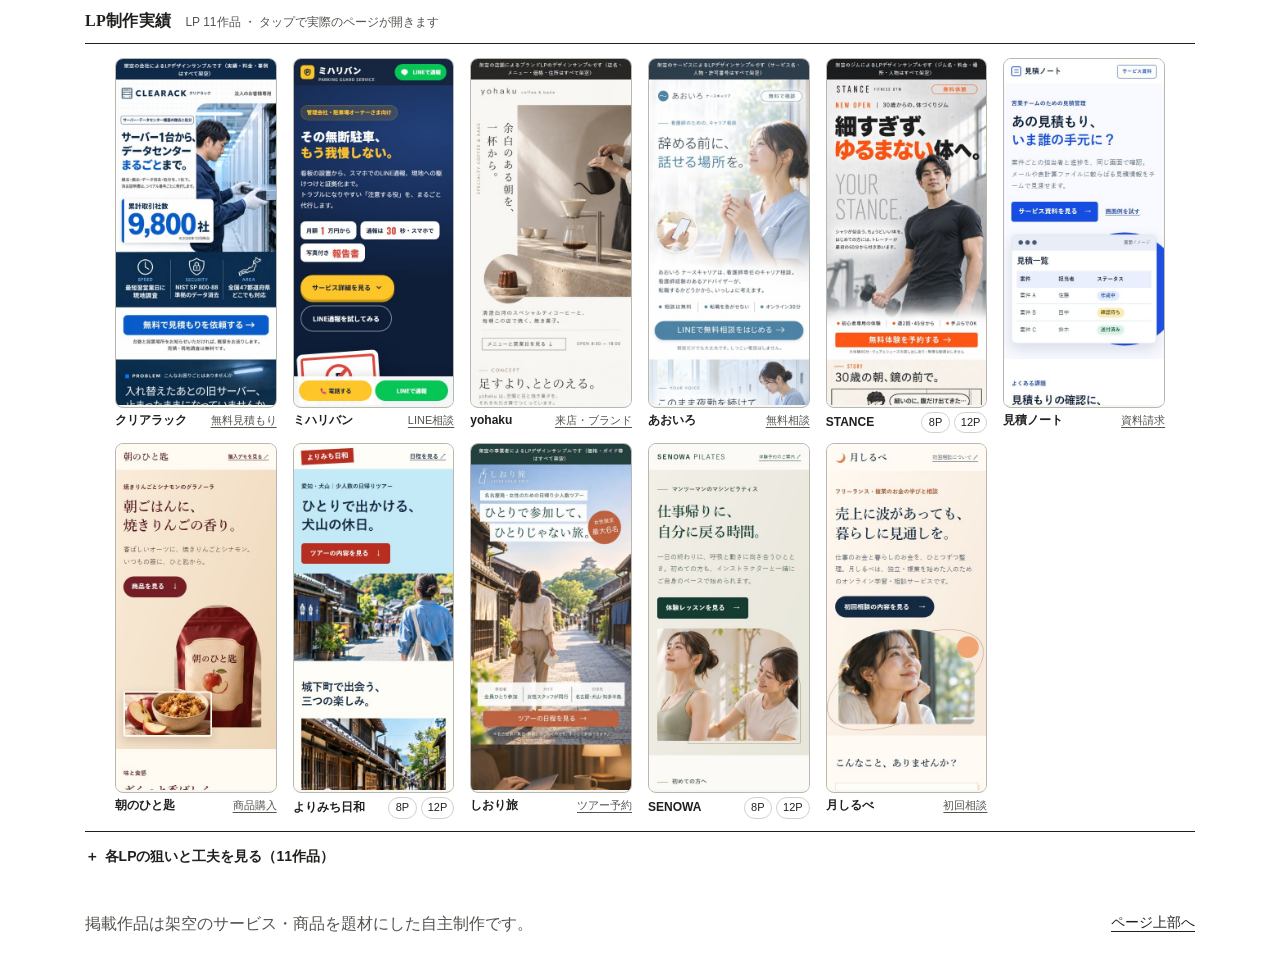
<file: index.html>
<!doctype html>
<html lang="ja">
<head>
  <meta charset="utf-8">
  <meta name="viewport" content="width=device-width, initial-scale=1">
  <meta name="description" content="法人向けSaaS、食品EC、観光、体験予約、相談サービス、法人向けIT機器処分のLP制作ポートフォリオ。">
  <link rel="icon" href="data:,">
  <link rel="stylesheet" href="style.css">
  <title>LP制作ポートフォリオ</title>
</head>
<body>
  <header class="wrap masthead">
    <h1 class="wordmark"><a href="#top">LP制作実績</a></h1>
    <p class="lead">LP 11作品<span aria-hidden="true"> ・ </span>タップで実際のページが開きます</p>
  </header>
  <main id="top" class="wrap">
    <ul class="gallery" aria-label="LP制作実績（スマホ表示）">
      <li><a class="phone" href="works/clearack/site/index.html"><img src="works/clearack/images/preview.jpg" alt="クリアラックのスマホ版" width="390" height="844"></a><p><b>クリアラック</b><a href="#clearack" class="more">無料見積もり</a></p></li>
      <li><a class="phone" href="works/mihariban/site/index.html"><img src="works/mihariban/images/preview.jpg" alt="ミハリバンのスマホ版" width="390" height="844"></a><p><b>ミハリバン</b><a href="#mihariban" class="more">LINE相談</a></p></li>
      <li><a class="phone" href="works/yohaku/site/index.html"><img src="works/yohaku/images/preview.jpg" alt="yohaku coffee &amp; bake のスマホ版" width="390" height="844"></a><p><b>yohaku</b><a href="#yohaku" class="more">来店・ブランド</a></p></li>
      <li><a class="phone" href="works/aoiro/site/index.html"><img src="works/aoiro/images/preview.jpg" alt="あおいろ ナースキャリアのスマホ版" width="390" height="844"></a><p><b>あおいろ</b><a href="#aoiro" class="more">無料相談</a></p></li>
      <li><a class="phone" href="works/stance/site/index.html"><img src="works/stance/images/preview.jpg" alt="STANCEのスマホ版" width="390" height="844"></a><p><b>STANCE</b><span class="ver" aria-label="STANCEの版を選ぶ"><a href="works/stance/site/index.html">8P</a><a href="works/stance-detail/site/index.html">12P</a></span></p></li>
      <li><a class="phone" href="works/mitsumori/site/index.html"><img src="works/mitsumori/images/preview.jpg" alt="見積ノートのスマホ版" width="390" height="844"></a><p><b>見積ノート</b><a href="#mitsumori" class="more">資料請求</a></p></li>
      <li><a class="phone" href="works/granola/site/index.html"><img src="works/granola/images/preview.jpg" alt="朝のひと匙のスマホ版" width="390" height="844"></a><p><b>朝のひと匙</b><a href="#granola" class="more">商品購入</a></p></li>
      <li><a class="phone" href="works/yorimichi/site/index.html"><img src="works/yorimichi/images/preview.jpg" alt="よりみち日和のスマホ版" width="390" height="844"></a><p><b>よりみち日和</b><span class="ver" aria-label="よりみち日和の版を選ぶ"><a href="works/yorimichi/site/index.html">8P</a><a href="works/yorimichi-detail/site/index.html">12P</a></span></p></li>
      <li><a class="phone" href="works/shioritabi/site/index.html"><img src="works/shioritabi/images/preview.jpg" alt="しおり旅のスマホ版" width="390" height="844"></a><p><b>しおり旅</b><a href="#shioritabi" class="more">ツアー予約</a></p></li>
      <li><a class="phone" href="works/senowa/site/index.html"><img src="works/senowa/images/preview.jpg" alt="SENOWA PILATESのスマホ版" width="390" height="844"></a><p><b>SENOWA</b><span class="ver" aria-label="SENOWA PILATESの版を選ぶ"><a href="works/senowa/site/index.html">8P</a><a href="works/senowa-detail/site/index.html">12P</a></span></p></li>
      <li><a class="phone" href="works/tsukishirube/site/index.html"><img src="works/tsukishirube/images/preview.jpg" alt="月しるべのスマホ版" width="390" height="844"></a><p><b>月しるべ</b><a href="#tsukishirube" class="more">初回相談</a></p></li>
    </ul>
    <details class="details" id="details">
      <summary>各LPの狙いと工夫を見る（11作品）</summary>
    <div class="works" id="works">
    <article class="work" id="clearack">
      <div class="work-copy">
        <p class="category">法人向け IT機器処分 <span aria-hidden="true">/</span> 無料見積もり</p>
        <h2>クリアラック</h2>
        <p>サーバーの入れ替えやデータセンター移転で、旧機器の処分を任された情報システム部門の担当者向け（架空の会社）。撤去から消去証明書まで1社で終わることを先に示し、セキュリティ・料金例・対応範囲を確かめてから見積依頼へ進める構成です。</p>
        <div class="versions">
          <div class="version"><span>12パート</span><div class="links"><a class="primary" href="works/clearack/site/index.html">LPを開く</a><a href="works/clearack/images/full.jpg">PC全体</a><a href="works/clearack/images/mobile.jpg">スマホ全体</a></div></div>
        </div>
      </div>
      <div class="visual">
        <a class="screens" href="works/clearack/site/index.html" aria-label="クリアラックのLPを開く">
          <span class="pc-frame"><img src="works/clearack/images/preview-pc.jpg" alt="クリアラックのPC版ファーストビュー" width="1440" height="900" loading="lazy"></span>
          <span class="mobile-frame"><img src="works/clearack/images/preview.jpg" alt="クリアラックのスマホ版ファーストビュー" width="390" height="844" loading="lazy"></span>
        </a>
      </div>
    </article>
    <article class="work" id="mihariban">
      <div class="work-copy">
        <p class="category">駐車場管理サービス <span aria-hidden="true">/</span> LINE通報・無料相談</p>
        <h2>ミハリバン</h2>
        <p>無断駐車に悩む管理会社・駐車場オーナー向けの注意・証拠化代行（架空のサービス）。直接注意しに行く不安に応えて「私たちがしないこと」を明示し、LINE通報フォームをページ内で実際に試せるデモを入れました。</p>
        <div class="versions">
          <div class="version"><span>8パート</span><div class="links"><a class="primary" href="works/mihariban/site/index.html">LPを開く</a><a href="works/mihariban/images/full.jpg">PC全体</a><a href="works/mihariban/images/mobile.jpg">スマホ全体</a></div></div>
        </div>
      </div>
      <div class="visual">
        <a class="screens" href="works/mihariban/site/index.html" aria-label="ミハリバンのLPを開く">
          <span class="pc-frame"><img src="works/mihariban/images/preview-pc.jpg" alt="ミハリバンのPC版ファーストビュー" width="1440" height="900" loading="lazy"></span>
          <span class="mobile-frame"><img src="works/mihariban/images/preview.jpg" alt="ミハリバンのスマホ版ファーストビュー" width="390" height="844" loading="lazy"></span>
        </a>
      </div>
    </article>
    <article class="work" id="yohaku">
      <div class="work-copy">
        <p class="category">カフェ <span aria-hidden="true">/</span> ブランドサイト・来店</p>
        <h2>yohaku coffee &amp; bake</h2>
        <p>カフェ巡りをする20〜30代の女性に向けた、スペシャルティコーヒーと焼き菓子の店のブランドLP（架空の店舗）。漆喰とトラバーチンの空間、光と影の写真、細い明朝の文字組みで静けさを出し、定番メニュー・席の使い方・営業カレンダーを確かめてから Instagram へ進む構成です。</p>
        <p class="comparison">スマホ版とPC版の2つのカンプを用意し、画面幅で切り替わります。</p>
        <div class="versions">
          <div class="version"><span>12パート</span><div class="links"><a class="primary" href="works/yohaku/site/index.html">LPを開く</a><a href="works/yohaku/images/full.jpg">PC全体</a><a href="works/yohaku/images/mobile.jpg">スマホ全体</a></div></div>
        </div>
      </div>
      <div class="visual">
        <a class="screens" href="works/yohaku/site/index.html" aria-label="yohaku coffee &amp; bake のLPを開く">
          <span class="pc-frame"><img src="works/yohaku/images/preview-pc.jpg" alt="yohaku coffee &amp; bake のPC版ファーストビュー" width="1440" height="900" loading="lazy"></span>
          <span class="mobile-frame"><img src="works/yohaku/images/preview.jpg" alt="yohaku coffee &amp; bake のスマホ版ファーストビュー" width="390" height="844" loading="lazy"></span>
        </a>
      </div>
    </article>
    <article class="work" id="aoiro">
      <div class="work-copy">
        <p class="category">看護師のキャリア支援 <span aria-hidden="true">/</span> LINE無料相談</p>
        <h2>あおいろ ナースキャリア</h2>
        <p>夜勤や将来の働き方に悩む20代後半〜30代の女性看護師に向けた、看護師専任のキャリア相談（架空のサービス）。「辞める前に、話せる場所を。」を軸に、急がせない・電話をしないという安心を繰り返し伝え、病棟以外の働き方と相談30分の中身を見せてからLINE相談へ進めます。</p>
        <p class="comparison">白・淡いブルー・ベージュの配色で、写真は端を直線で切らずに地へ溶かし、見出しを写真に直接重ねています。</p>
        <div class="versions">
          <div class="version"><span>8パート</span><div class="links"><a class="primary" href="works/aoiro/site/index.html">LPを開く</a><a href="works/aoiro/images/full.jpg">PC全体</a><a href="works/aoiro/images/mobile.jpg">スマホ全体</a></div></div>
        </div>
      </div>
      <div class="visual">
        <a class="screens" href="works/aoiro/site/index.html" aria-label="あおいろ ナースキャリアのLPを開く">
          <span class="pc-frame"><img src="works/aoiro/images/preview-pc.jpg" alt="あおいろ ナースキャリアのPC版ファーストビュー" width="1440" height="900" loading="lazy"></span>
          <span class="mobile-frame"><img src="works/aoiro/images/preview.jpg" alt="あおいろ ナースキャリアのスマホ版ファーストビュー" width="390" height="844" loading="lazy"></span>
        </a>
      </div>
    </article>
    <article class="work" id="stance">
      <div class="work-copy">
        <p class="category">フィットネスジム <span aria-hidden="true">/</span> 無料体験予約</p>
        <h2>STANCE</h2>
        <p>新規オープンのジム（架空）で、「ひょろいのも、太るのも嫌」な30歳前後の男性に向けたLP。「細すぎず、ゆるまない体へ。」を軸に、鏡の前の朝から体験に行くまでを4コマ漫画で見せ、初心者が続く仕組みと料金を確かめてから無料体験へ進めます。</p>
        <p class="comparison">8パート版は漫画のあと設備・トレーナー・料金で短く案内。12パート版では、部位別のメニュー、仕事帰りの45分、入会後に続く仕組み、アクセスまで確かめられます。</p>
        <div class="versions">
          <div class="version"><span>8パート</span><div class="links"><a class="primary" href="works/stance/site/index.html">LPを開く</a><a href="works/stance/images/full.jpg">PC全体</a><a href="works/stance/images/mobile.jpg">スマホ全体</a></div></div>
          <div class="version"><span>12パート</span><div class="links"><a class="primary" href="works/stance-detail/site/index.html">LPを開く</a><a href="works/stance-detail/images/full.jpg">PC全体</a><a href="works/stance-detail/images/mobile.jpg">スマホ全体</a></div></div>
        </div>
      </div>
      <div class="visual">
        <a class="screens" href="works/stance/site/index.html" aria-label="STANCEのLPを開く">
          <span class="pc-frame"><img src="works/stance/images/preview-pc.jpg" alt="STANCEのPC版ファーストビュー" width="1440" height="900" loading="lazy"></span>
          <span class="mobile-frame"><img src="works/stance/images/preview.jpg" alt="STANCEのスマホ版ファーストビュー" width="390" height="844" loading="lazy"></span>
        </a>
        <div class="alternatives" aria-label="STANCEの2案を比較">
          <a href="works/stance/site/index.html"><span class="variant-preview"><img src="works/stance/images/preview.jpg" alt="" loading="lazy"></span><span>8パート版</span></a>
          <a href="works/stance-detail/site/index.html"><span class="variant-preview"><img src="works/stance-detail/images/preview.jpg" alt="" loading="lazy"></span><span>12パート版</span></a>
        </div>
      </div>
    </article>
    <article class="work" id="mitsumori">
      <div class="work-copy">
        <p class="category">法人向け SaaS <span aria-hidden="true">/</span> 資料請求</p>
        <h2>見積ノート</h2>
        <p>営業チームが見積もりの担当者と進捗を共有するサービス。ファーストビューに見積一覧を置き、絞り込みの操作で使い方を伝えました。</p>
        <div class="versions">
          <div class="version"><span>12パート</span><div class="links"><a class="primary" href="works/mitsumori/site/index.html">LPを開く</a><a href="works/mitsumori/images/full.jpg">PC全体</a><a href="works/mitsumori/images/mobile.jpg">スマホ全体</a></div></div>
        </div>
      </div>
      <div class="visual">
        <a class="screens" href="works/mitsumori/site/index.html" aria-label="見積ノートのLPを開く">
          <span class="pc-frame"><img src="works/mitsumori/images/full.jpg" alt="見積ノートのPC版ファーストビュー"></span>
          <span class="mobile-frame"><img src="works/mitsumori/images/preview.jpg" alt="見積ノートのスマホ版ファーストビュー" width="390" height="844"></span>
        </a>
      </div>
    </article>
    <article class="work" id="granola">
      <div class="work-copy">
        <p class="category">食品EC <span aria-hidden="true">/</span> 商品購入</p>
        <h2>朝のひと匙</h2>
        <p>焼きりんごとシナモンのグラノーラ。パッケージと食材の写真で味を想像してもらい、食べ方と原材料を確認してから数量を選べる構成です。</p>
        <div class="versions">
          <div class="version"><span>12パート</span><div class="links"><a class="primary" href="works/granola/site/index.html">LPを開く</a><a href="works/granola/images/full.jpg">PC全体</a><a href="works/granola/images/mobile.jpg">スマホ全体</a></div></div>
        </div>
      </div>
      <div class="visual">
        <a class="screens" href="works/granola/site/index.html" aria-label="朝のひと匙のLPを開く">
          <span class="pc-frame"><img src="works/granola/images/full.jpg" alt="朝のひと匙のPC版ファーストビュー" loading="lazy"></span>
          <span class="mobile-frame"><img src="works/granola/images/preview.jpg" alt="朝のひと匙のスマホ版ファーストビュー" width="390" height="844" loading="lazy"></span>
        </a>
      </div>
    </article>
    <article class="work" id="yorimichi">
      <div class="work-copy">
        <p class="category">観光・日帰りツアー <span aria-hidden="true">/</span> 日程選択</p>
        <h2>よりみち日和</h2>
        <p>一人で参加できる犬山のツアー。街並みと食べ歩きの写真で行き先の魅力を伝え、モデルコースから日程選択へ案内します。</p>
        <p class="comparison">8パート版は見どころを短く紹介。12パート版では時刻入りの行程やプラン内容、天候の目安まで確認できます。</p>
        <div class="versions">
          <div class="version"><span>8パート・旅行誌風</span><div class="links"><a class="primary" href="works/yorimichi/site/index.html">LPを開く</a><a href="works/yorimichi/images/full.jpg">PC全体</a><a href="works/yorimichi/images/mobile.jpg">スマホ全体</a></div></div>
          <div class="version"><span>12パート・旅のしおり</span><div class="links"><a class="primary" href="works/yorimichi-detail/site/index.html">LPを開く</a><a href="works/yorimichi-detail/images/full.jpg">PC全体</a><a href="works/yorimichi-detail/images/mobile.jpg">スマホ全体</a></div></div>
        </div>
      </div>
      <div class="visual">
        <a class="screens" href="works/yorimichi/site/index.html" aria-label="よりみち日和のLPを開く">
          <span class="pc-frame"><img src="works/yorimichi/images/full.jpg" alt="よりみち日和のPC版ファーストビュー" loading="lazy"></span>
          <span class="mobile-frame"><img src="works/yorimichi/images/preview.jpg" alt="よりみち日和のスマホ版ファーストビュー" width="390" height="844" loading="lazy"></span>
        </a>
        <div class="alternatives" aria-label="よりみち日和の2案を比較">
          <a href="works/yorimichi/site/index.html"><span class="variant-preview"><img src="works/yorimichi/images/preview.jpg" alt="" loading="lazy"></span><span>8パート版</span></a>
          <a href="works/yorimichi-detail/site/index.html"><span class="variant-preview"><img src="works/yorimichi-detail/images/preview.jpg" alt="" loading="lazy"></span><span>12パート版</span></a>
        </div>
      </div>
    </article>
    <article class="work" id="shioritabi">
      <div class="work-copy">
        <p class="category">観光・日帰りツアー <span aria-hidden="true">/</span> ツアー予約</p>
        <h2>しおり旅</h2>
        <p>ひとり旅に興味がある女性に向けた、名古屋発の少人数ツアー。全員がひとり参加であることと女性ガイドが同行することを伝え、行程・料金・FAQを確認してから予約デモへ進める構成です。</p>
        <div class="versions">
          <div class="version"><span>12パート</span><div class="links"><a class="primary" href="works/shioritabi/site/index.html">LPを開く</a><a href="works/shioritabi/images/full.jpg">PC全体</a><a href="works/shioritabi/images/mobile.jpg">スマホ全体</a></div></div>
        </div>
      </div>
      <div class="visual">
        <a class="screens" href="works/shioritabi/site/index.html" aria-label="しおり旅のLPを開く">
          <span class="pc-frame"><img src="works/shioritabi/images/preview-pc.jpg" alt="しおり旅のPC版ファーストビュー" width="1440" height="900" loading="lazy"></span>
          <span class="mobile-frame"><img src="works/shioritabi/images/preview.jpg" alt="しおり旅のスマホ版ファーストビュー" width="390" height="844" loading="lazy"></span>
        </a>
      </div>
    </article>
    <article class="work" id="senowa">
      <div class="work-copy">
        <p class="category">ピラティススタジオ <span aria-hidden="true">/</span> 体験予約</p>
        <h2>SENOWA PILATES</h2>
        <p>仕事帰りに通いたい初めての方向け。マンツーマン指導の様子と当日の流れを見せ、体験予約のハードルを下げる構成です。</p>
        <p class="comparison">8パート版は体験と予約を簡潔に案内。12パート版はマシンの使い方やインストラクターのサポートを詳しく紹介します。</p>
        <div class="versions">
          <div class="version"><span>8パート・体験予約案内</span><div class="links"><a class="primary" href="works/senowa/site/index.html">LPを開く</a><a href="works/senowa/images/full.jpg">PC全体</a><a href="works/senowa/images/mobile.jpg">スマホ全体</a></div></div>
          <div class="version"><span>12パート・初回体験ガイド</span><div class="links"><a class="primary" href="works/senowa-detail/site/index.html">LPを開く</a><a href="works/senowa-detail/images/full.jpg">PC全体</a><a href="works/senowa-detail/images/mobile.jpg">スマホ全体</a></div></div>
        </div>
      </div>
      <div class="visual">
        <a class="screens" href="works/senowa/site/index.html" aria-label="SENOWA PILATESのLPを開く">
          <span class="pc-frame"><img src="works/senowa/images/full.jpg" alt="SENOWA PILATESのPC版ファーストビュー" loading="lazy"></span>
          <span class="mobile-frame"><img src="works/senowa/images/preview.jpg" alt="SENOWA PILATESのスマホ版ファーストビュー" width="390" height="844" loading="lazy"></span>
        </a>
        <div class="alternatives" aria-label="SENOWA PILATESの2案を比較">
          <a href="works/senowa/site/index.html"><span class="variant-preview"><img src="works/senowa/images/preview.jpg" alt="" loading="lazy"></span><span>8パート版</span></a>
          <a href="works/senowa-detail/site/index.html"><span class="variant-preview"><img src="works/senowa-detail/images/preview.jpg" alt="" loading="lazy"></span><span>12パート版</span></a>
        </div>
      </div>
    </article>
    <article class="work" id="tsukishirube">
      <div class="work-copy">
        <p class="category">お金の学習・相談 <span aria-hidden="true">/</span> 初回相談</p>
        <h2>月しるべ</h2>
        <p>独立・複業を始めた方向け。毎月の収支の悩みから、学習・ワークシート・オンライン相談の流れへつなげました。</p>
        <div class="versions">
          <div class="version"><span>8パート</span><div class="links"><a class="primary" href="works/tsukishirube/site/index.html">LPを開く</a><a href="works/tsukishirube/images/full.jpg">PC全体</a><a href="works/tsukishirube/images/mobile.jpg">スマホ全体</a></div></div>
        </div>
      </div>
      <div class="visual">
        <a class="screens" href="works/tsukishirube/site/index.html" aria-label="月しるべのLPを開く">
          <span class="pc-frame"><img src="works/tsukishirube/images/full.jpg" alt="月しるべのPC版ファーストビュー" loading="lazy"></span>
          <span class="mobile-frame"><img src="works/tsukishirube/images/preview.jpg" alt="月しるべのスマホ版ファーストビュー" width="390" height="844" loading="lazy"></span>
        </a>
      </div>
    </article>
    </div>
    </details>
  </main>
  <footer class="wrap footer"><p>掲載作品は架空のサービス・商品を題材にした自主制作です。</p><a href="#top">ページ上部へ</a></footer>
  <script>
    // 作品名の下のリンクや #作品ID で来たときは、詳細を開いてから移動する
    (function () {
      var details = document.getElementById('details');
      function openFor(hash) {
        var el = hash && hash.length > 1 && document.getElementById(hash.slice(1));
        if (el && details.contains(el)) { details.open = true; el.scrollIntoView(); }
      }
      document.addEventListener('click', function (e) {
        var a = e.target.closest('a[href^="#"]');
        if (a) { var h = a.getAttribute('href'); if (document.getElementById(h.slice(1)) && details.contains(document.getElementById(h.slice(1)))) { details.open = true; } }
      });
      window.addEventListener('hashchange', function () { openFor(location.hash); });
      openFor(location.hash);
    })();
  </script>
</body>
</html>
</file>
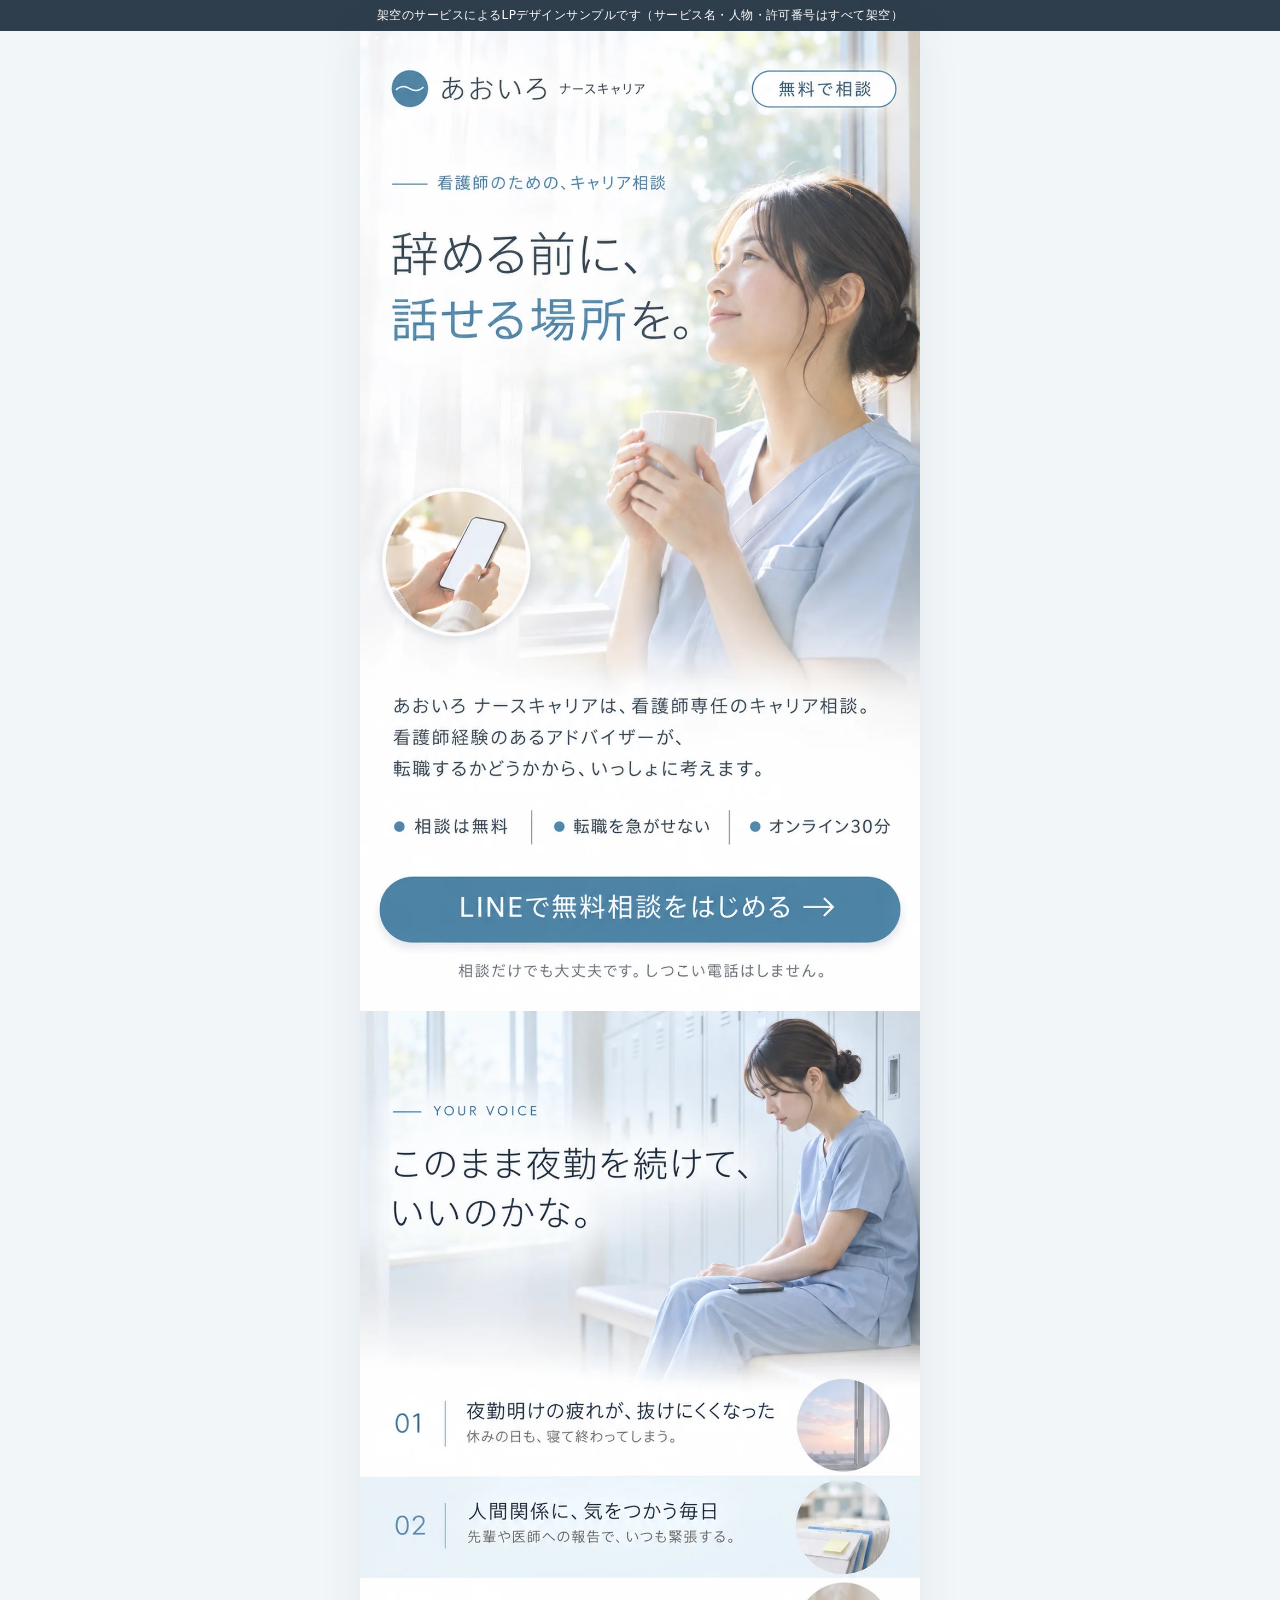
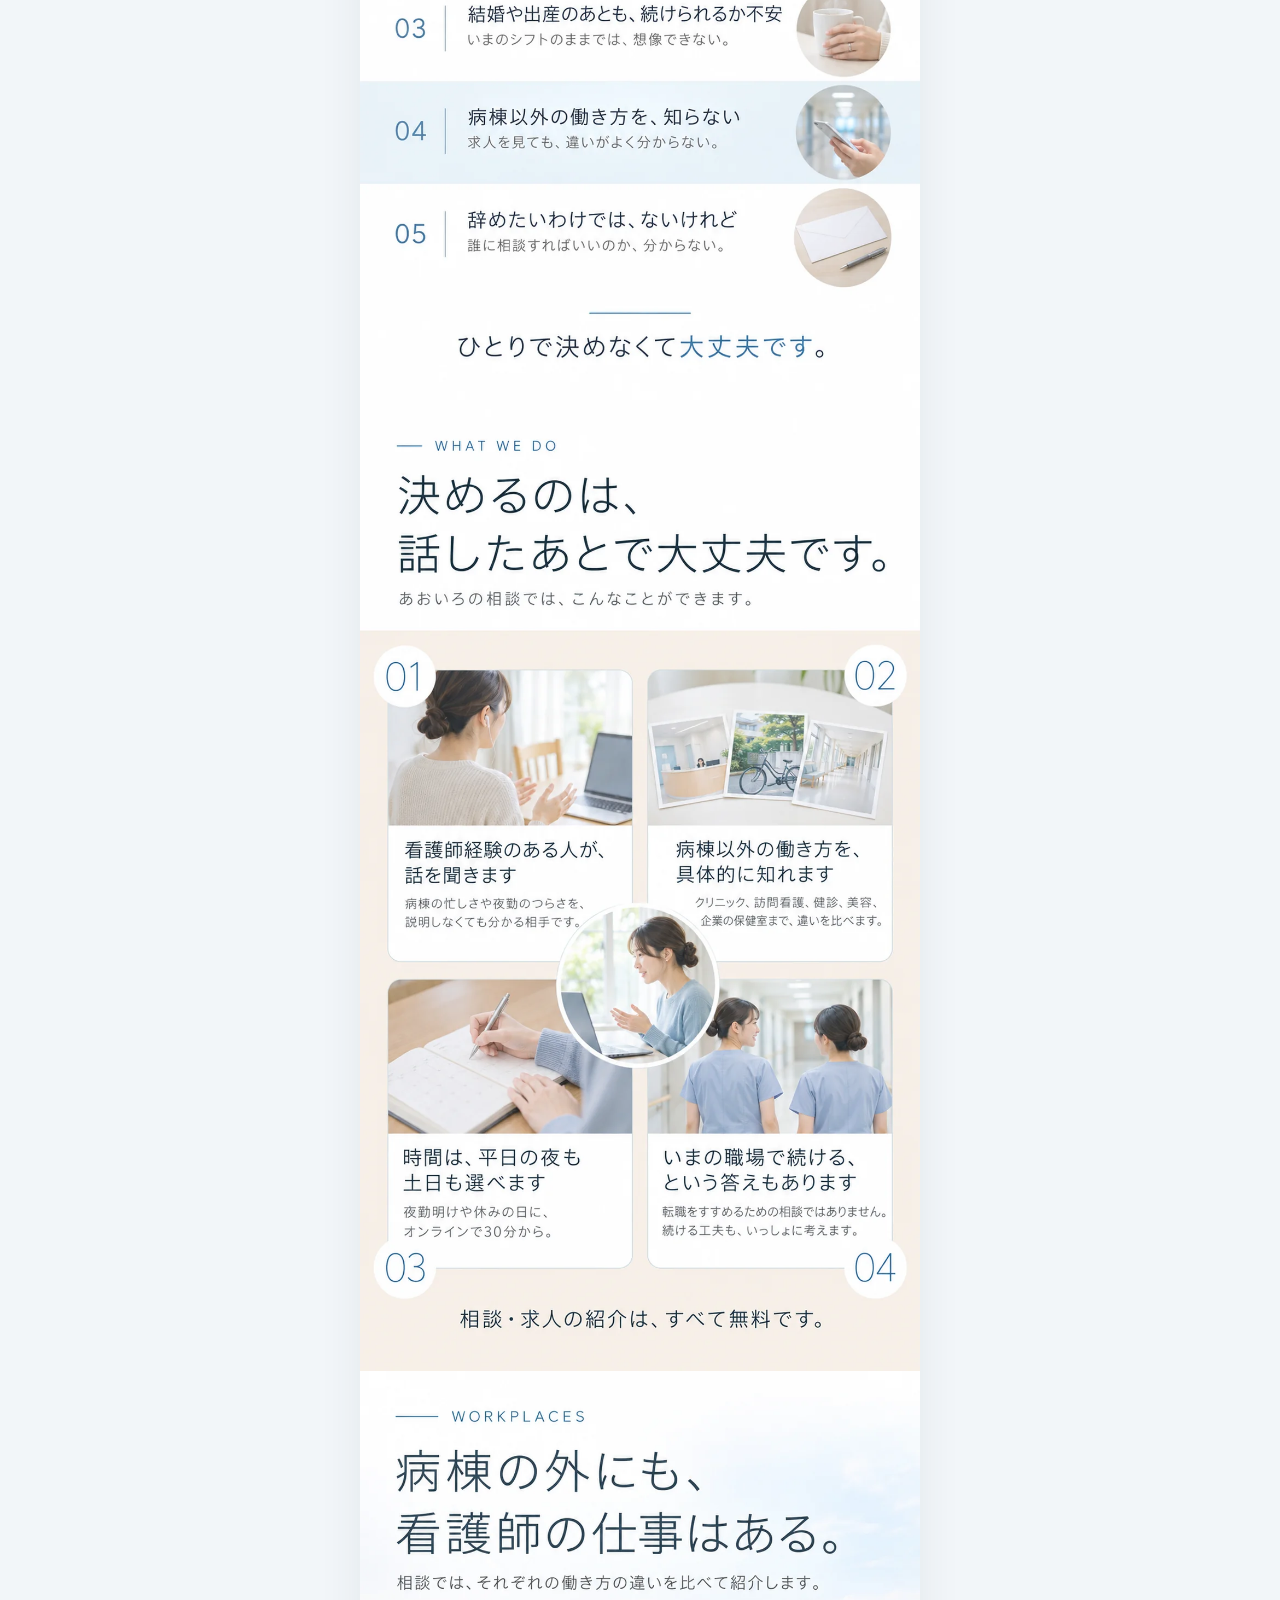
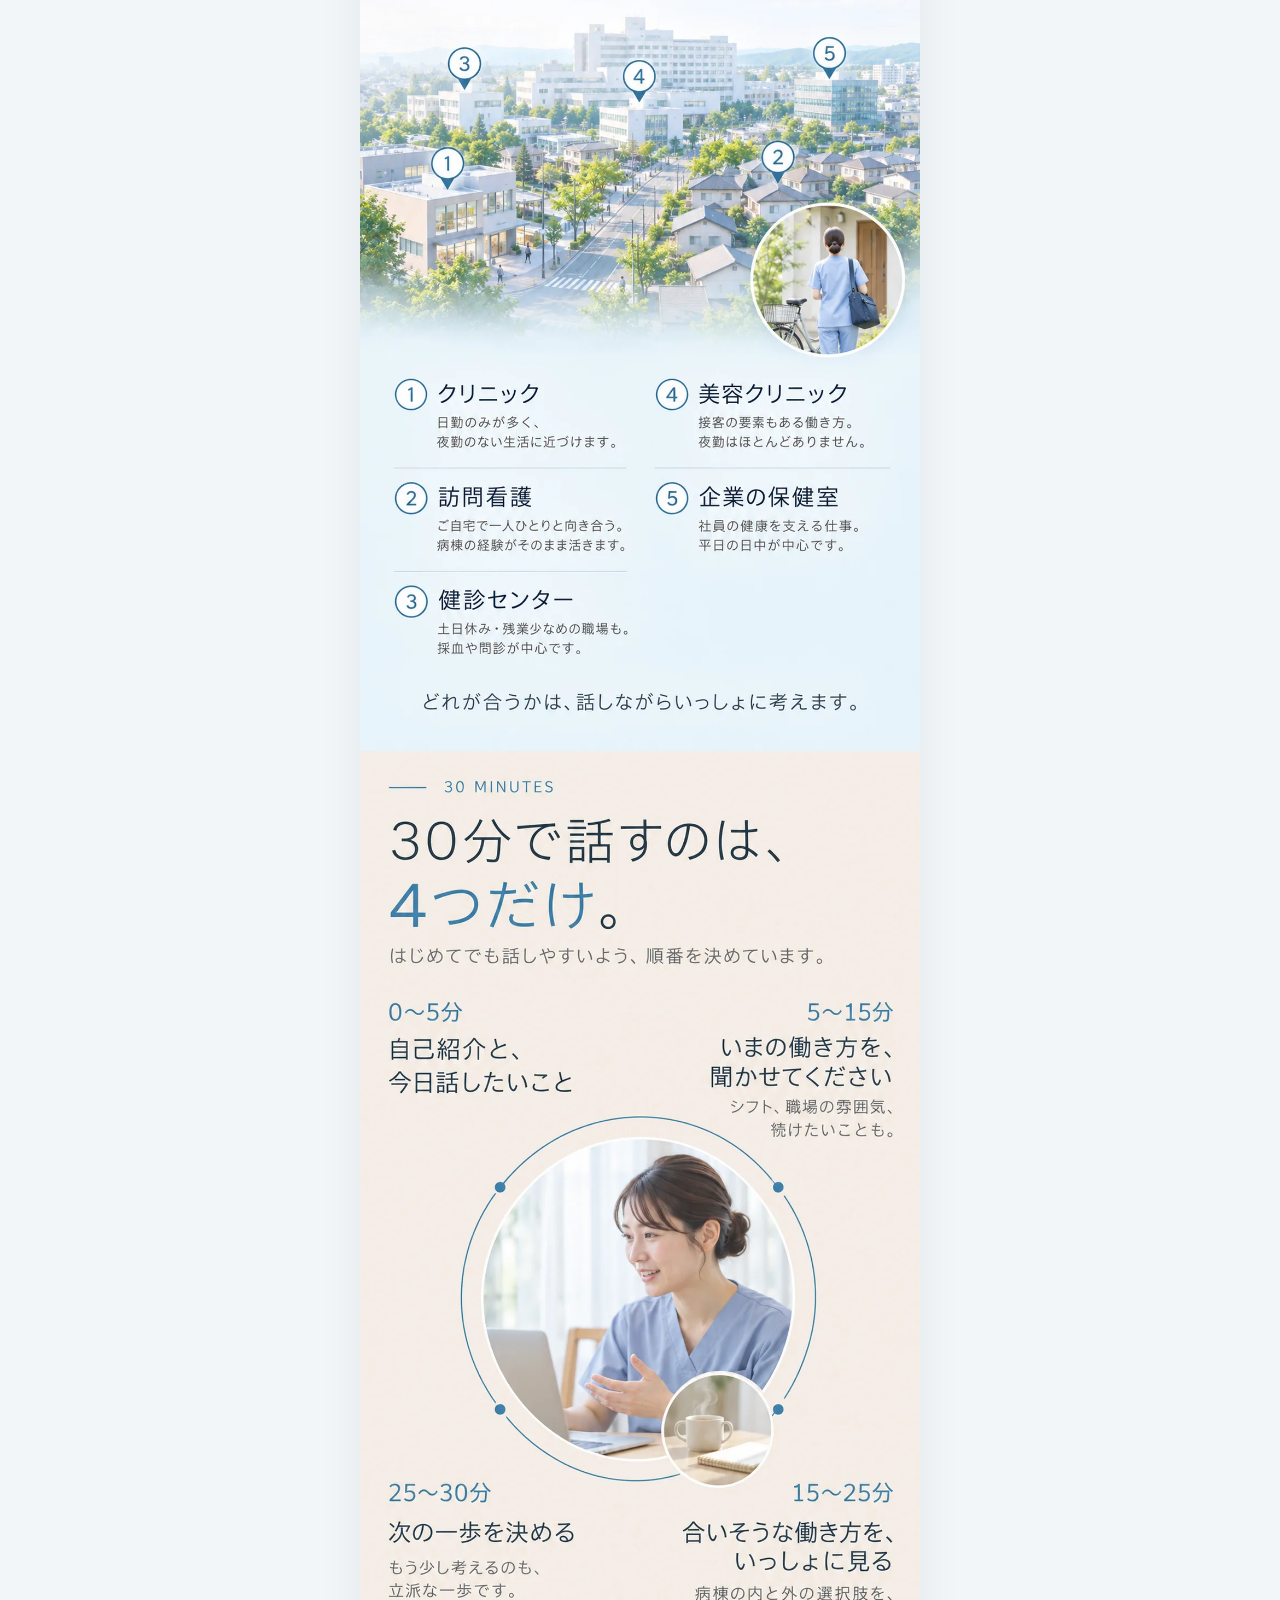
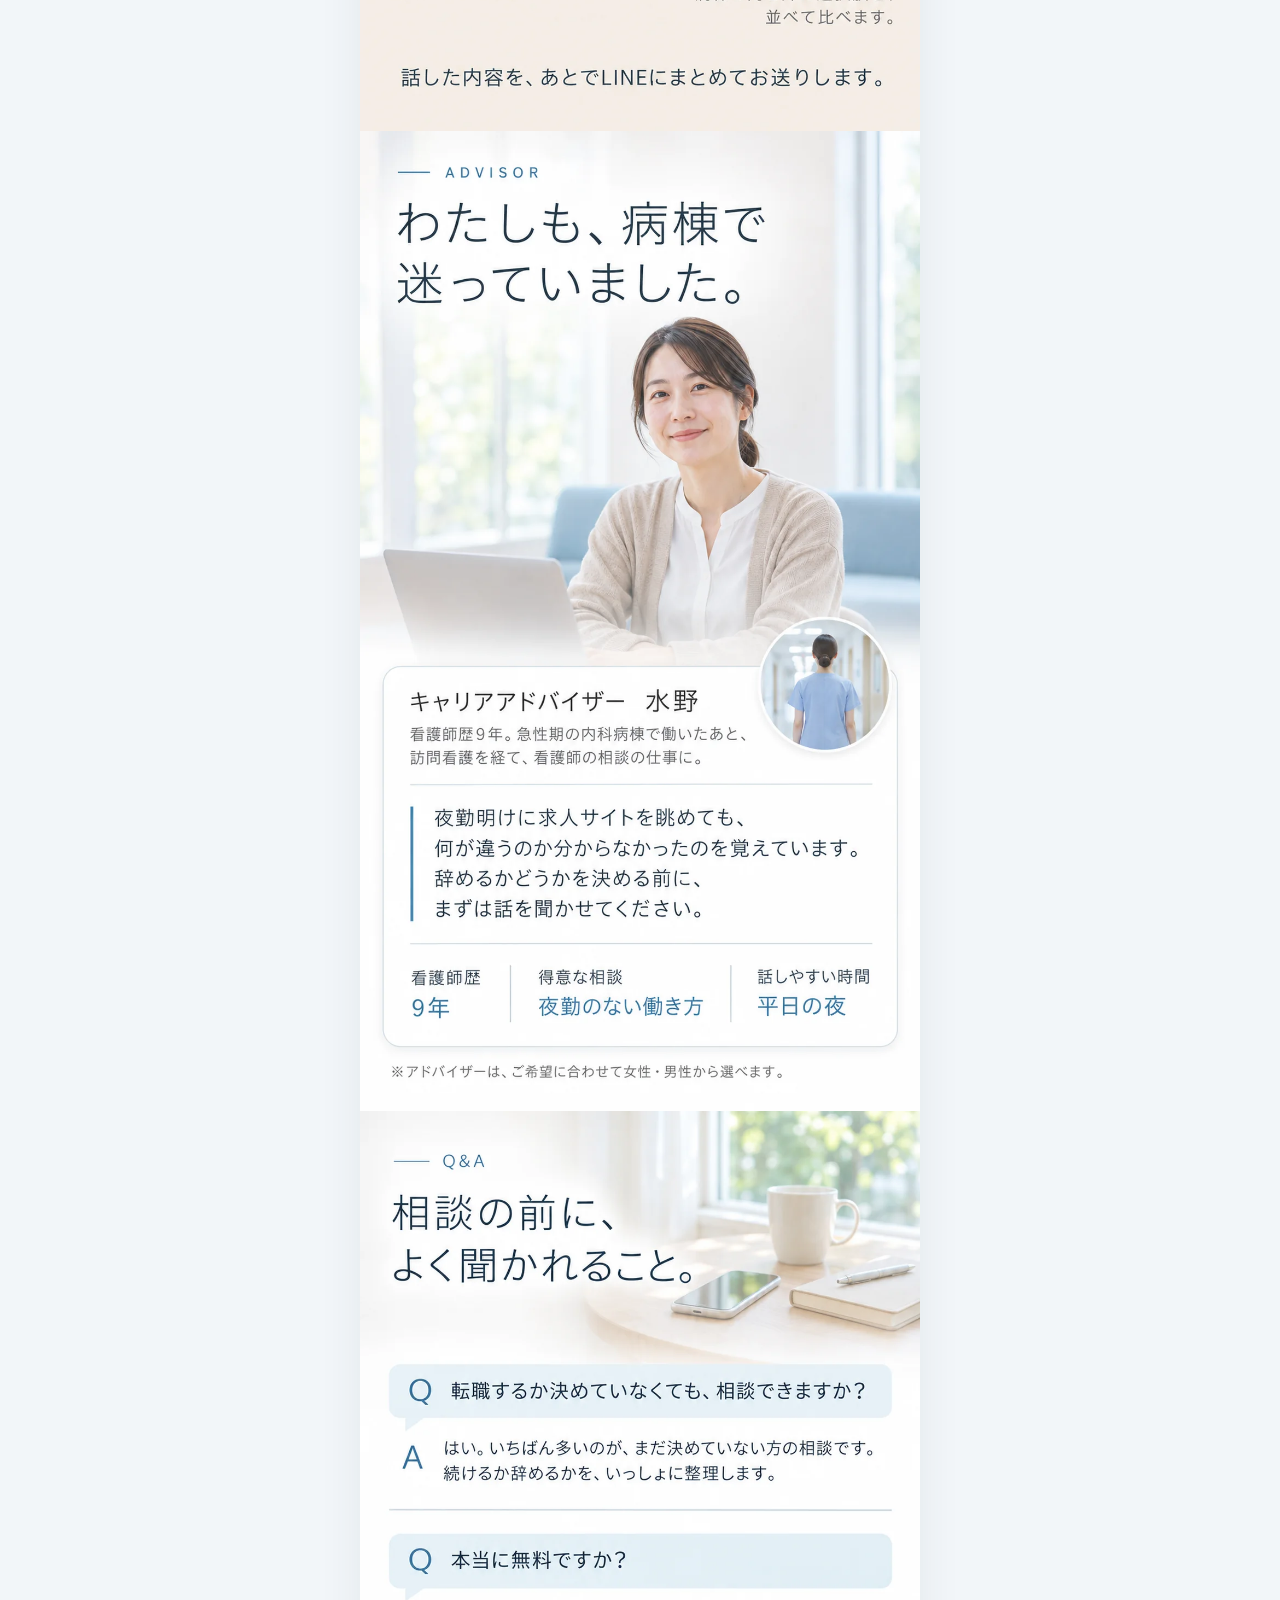
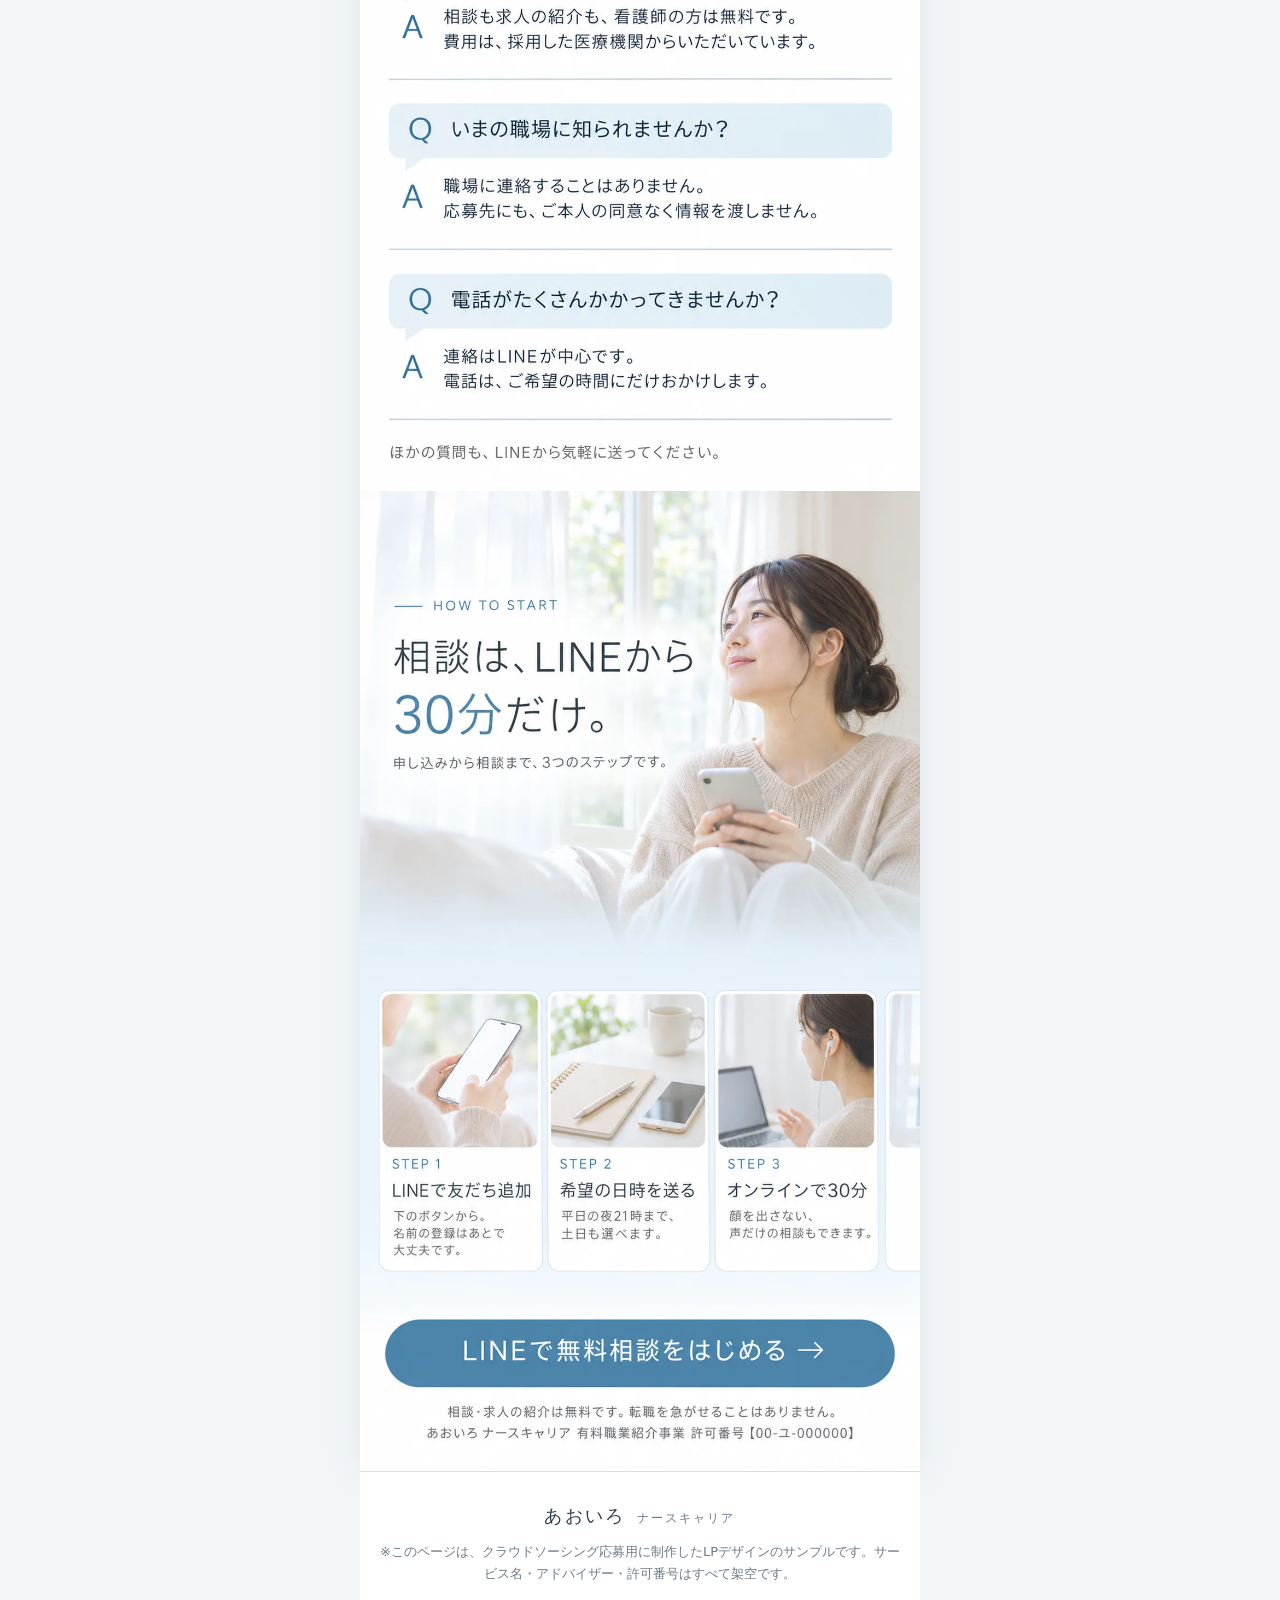
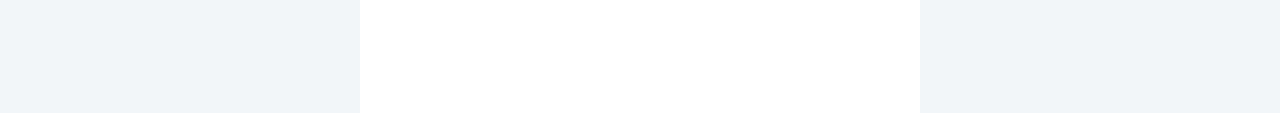
<file: works/aoiro/site/index.html>
<!doctype html>
<html lang="ja">
<head>
<meta charset="utf-8">
<meta name="viewport" content="width=device-width, initial-scale=1">
<title>あおいろ ナースキャリア｜看護師のためのキャリア相談（デザインサンプル）</title>
<meta name="description" content="辞める前に、話せる場所を。看護師経験のあるアドバイザーが、転職するかどうかからいっしょに考える看護師専任のキャリア相談。※架空のサービスによるLPデザインサンプルです。">
<meta property="og:title" content="あおいろ ナースキャリア｜辞める前に、話せる場所を。">
<meta property="og:description" content="看護師専任のキャリア相談（架空・LPデザインサンプル）">
<meta property="og:type" content="website">
<meta property="og:image" content="images/ogp.jpg">
<meta name="robots" content="noindex">
<meta name="theme-color" content="#FFFFFF">
<link rel="icon" href="data:image/svg+xml,%3Csvg xmlns='http://www.w3.org/2000/svg' viewBox='0 0 32 32'%3E%3Ccircle cx='16' cy='16' r='15' fill='%234E86AE'/%3E%3Cpath d='M8 17c3-4 5-4 8 0s5 4 8 0' fill='none' stroke='%23fff' stroke-width='2' stroke-linecap='round'/%3E%3C/svg%3E">
<link rel="stylesheet" href="style.css">
</head>
<body>
<p class="demo-bar">架空のサービスによるLPデザインサンプルです（サービス名・人物・許可番号はすべて架空）</p>

<main>
  <section class="sec fv" id="top" aria-label="ファーストビュー">
    <h1 class="sr-only">辞める前に、話せる場所を。看護師のためのキャリア相談 あおいろ ナースキャリア</h1>
    <img src="images/01-fv.webp" width="1024" height="1792" fetchpriority="high" alt="あおいろ ナースキャリア。看護師のための、キャリア相談。辞める前に、話せる場所を。看護師経験のあるアドバイザーが、転職するかどうかから、いっしょに考えます。相談は無料、転職を急がせない、オンライン30分。朝の光が差す休憩室の窓辺で、マグカップを両手で包んで窓の外を見る看護師の写真。">
    <a class="hit" href="#start" style="--x:69.9%;--y:4%;--w:25.8%;--h:3.7%" aria-label="無料で相談（申し込み方法へ）"></a>
    <a class="hit js-demo" href="#" style="--x:3.5%;--y:86.2%;--w:93%;--h:6.7%" aria-label="LINEで無料相談をはじめる（デモ）"></a>
  </section>

  <section class="sec" id="voice" aria-labelledby="h-voice">
    <h2 id="h-voice" class="sr-only">このまま夜勤を続けて、いいのかな。</h2>
    <img src="images/02-pain.webp" width="1024" height="1792" loading="lazy" alt="こんな悩みはありませんか。01 夜勤明けの疲れが抜けにくくなった。02 人間関係に気をつかう毎日。03 結婚や出産のあとも続けられるか不安。04 病棟以外の働き方を知らない。05 辞めたいわけではないけれど、誰に相談すればいいのか分からない。ひとりで決めなくて大丈夫です。">
  </section>

  <section class="sec" id="service" aria-labelledby="h-service">
    <h2 id="h-service" class="sr-only">決めるのは、話したあとで大丈夫です。</h2>
    <img src="images/03-offer.webp" width="1024" height="1792" loading="lazy" alt="あおいろの相談でできること。01 看護師経験のある人が話を聞きます。02 クリニック、訪問看護、健診、美容、企業の保健室まで、病棟以外の働き方を具体的に知れます。03 平日の夜も土日も、オンラインで30分から。04 いまの職場で続けるという答えもあります。相談・求人の紹介は、すべて無料です。">
  </section>

  <section class="sec" id="workplaces" aria-labelledby="h-workplaces">
    <h2 id="h-workplaces" class="sr-only">病棟の外にも、看護師の仕事はある。</h2>
    <img src="images/04-workplaces.webp" width="1024" height="1792" loading="lazy" alt="病棟以外の働き方。1 クリニック：日勤のみが多い。2 訪問看護：病棟の経験が活きる。3 健診センター：土日休み・残業少なめの職場も。4 美容クリニック：夜勤はほとんどない。5 企業の保健室：平日の日中が中心。どれが合うかは、話しながらいっしょに考えます。">
  </section>

  <section class="sec" id="session" aria-labelledby="h-session">
    <h2 id="h-session" class="sr-only">30分で話すのは、4つだけ。</h2>
    <img src="images/05-session.webp" width="1024" height="1792" loading="lazy" alt="相談30分の流れ。0から5分：自己紹介と今日話したいこと。5から15分：いまの働き方を聞かせてください。15から25分：合いそうな働き方をいっしょに見る。25から30分：次の一歩を決める。話した内容は、あとでLINEにまとめてお送りします。">
  </section>

  <section class="sec" id="advisor" aria-labelledby="h-advisor">
    <h2 id="h-advisor" class="sr-only">わたしも、病棟で迷っていました。</h2>
    <img src="images/06-advisor.webp" width="1024" height="1792" loading="lazy" alt="キャリアアドバイザー 水野（架空）。看護師歴9年。急性期の内科病棟で働いたあと、訪問看護を経て、看護師の相談の仕事に。辞めるかどうかを決める前に、まずは話を聞かせてください。得意な相談は夜勤のない働き方。アドバイザーは女性・男性から選べます。">
  </section>

  <section class="sec" id="faq" aria-labelledby="h-faq">
    <h2 id="h-faq" class="sr-only">相談の前に、よく聞かれること。</h2>
    <img src="images/07-faq.webp" width="1024" height="1792" loading="lazy" alt="よくある質問。転職するか決めていなくても相談できます。相談も求人の紹介も、看護師の方は無料です。職場に連絡することはありません。連絡はLINEが中心で、電話はご希望の時間にだけおかけします。">
  </section>

  <section class="sec" id="start" aria-labelledby="h-start">
    <h2 id="h-start" class="sr-only">相談は、LINEから30分だけ。</h2>
    <img src="images/08-cta.webp" width="1024" height="1792" loading="lazy" alt="相談のはじめ方。STEP 1 LINEで友だち追加。STEP 2 希望の日時を送る（平日の夜21時まで、土日も可）。STEP 3 オンラインで30分（声だけの相談もできます）。相談・求人の紹介は無料、転職を急がせることはありません。">
    <a class="hit js-demo" href="#" style="--x:4.2%;--y:84.4%;--w:91.4%;--h:7.4%" aria-label="LINEで無料相談をはじめる（デモ）"></a>
  </section>
</main>

<footer class="foot">
  <p class="logo">あおいろ <span>ナースキャリア</span></p>
  <p class="note">※このページは、クラウドソーシング応募用に制作したLPデザインのサンプルです。サービス名・アドバイザー・許可番号はすべて架空です。</p>
</footer>

<a class="sticky-cta js-demo" href="#" aria-hidden="true" tabindex="-1">LINEで無料相談をはじめる <span aria-hidden="true">→</span></a>
<div class="toast" role="status" aria-live="polite"></div>

<script src="main.js"></script>
</body>
</html>
</file>
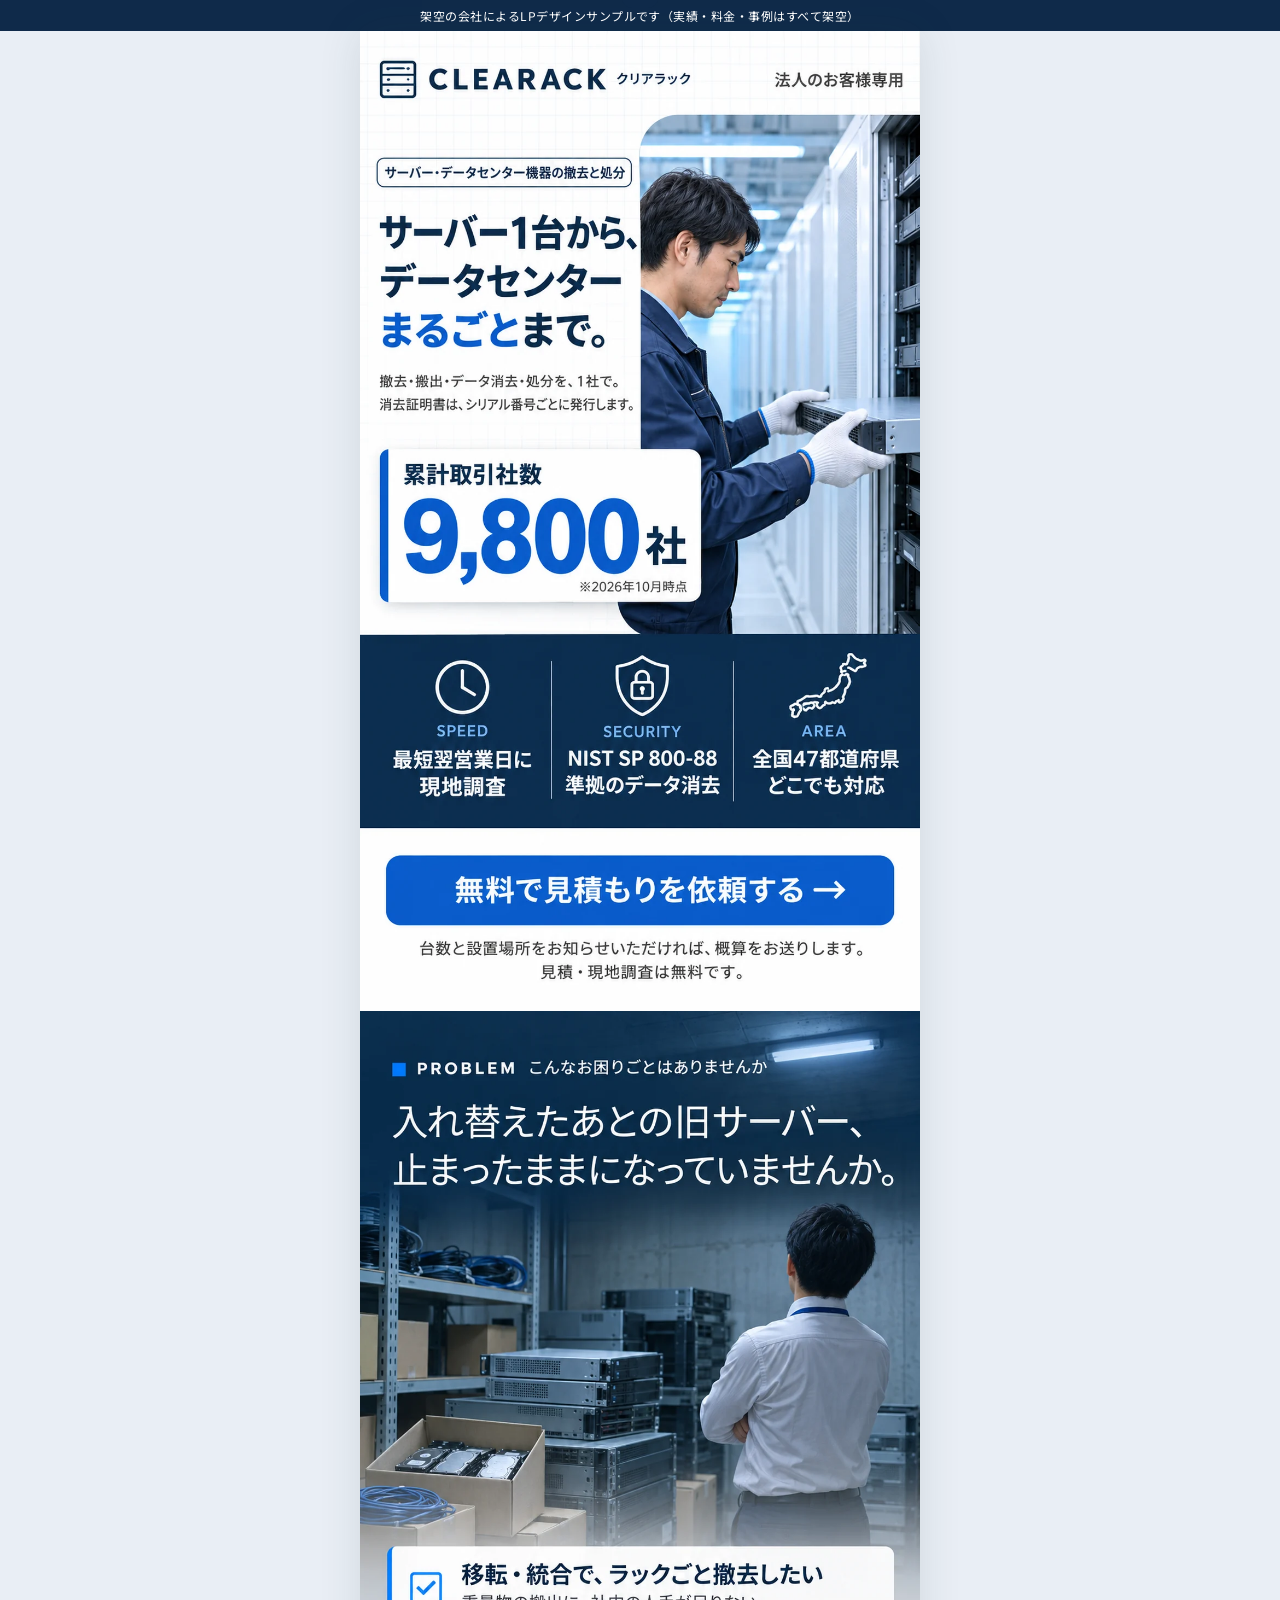
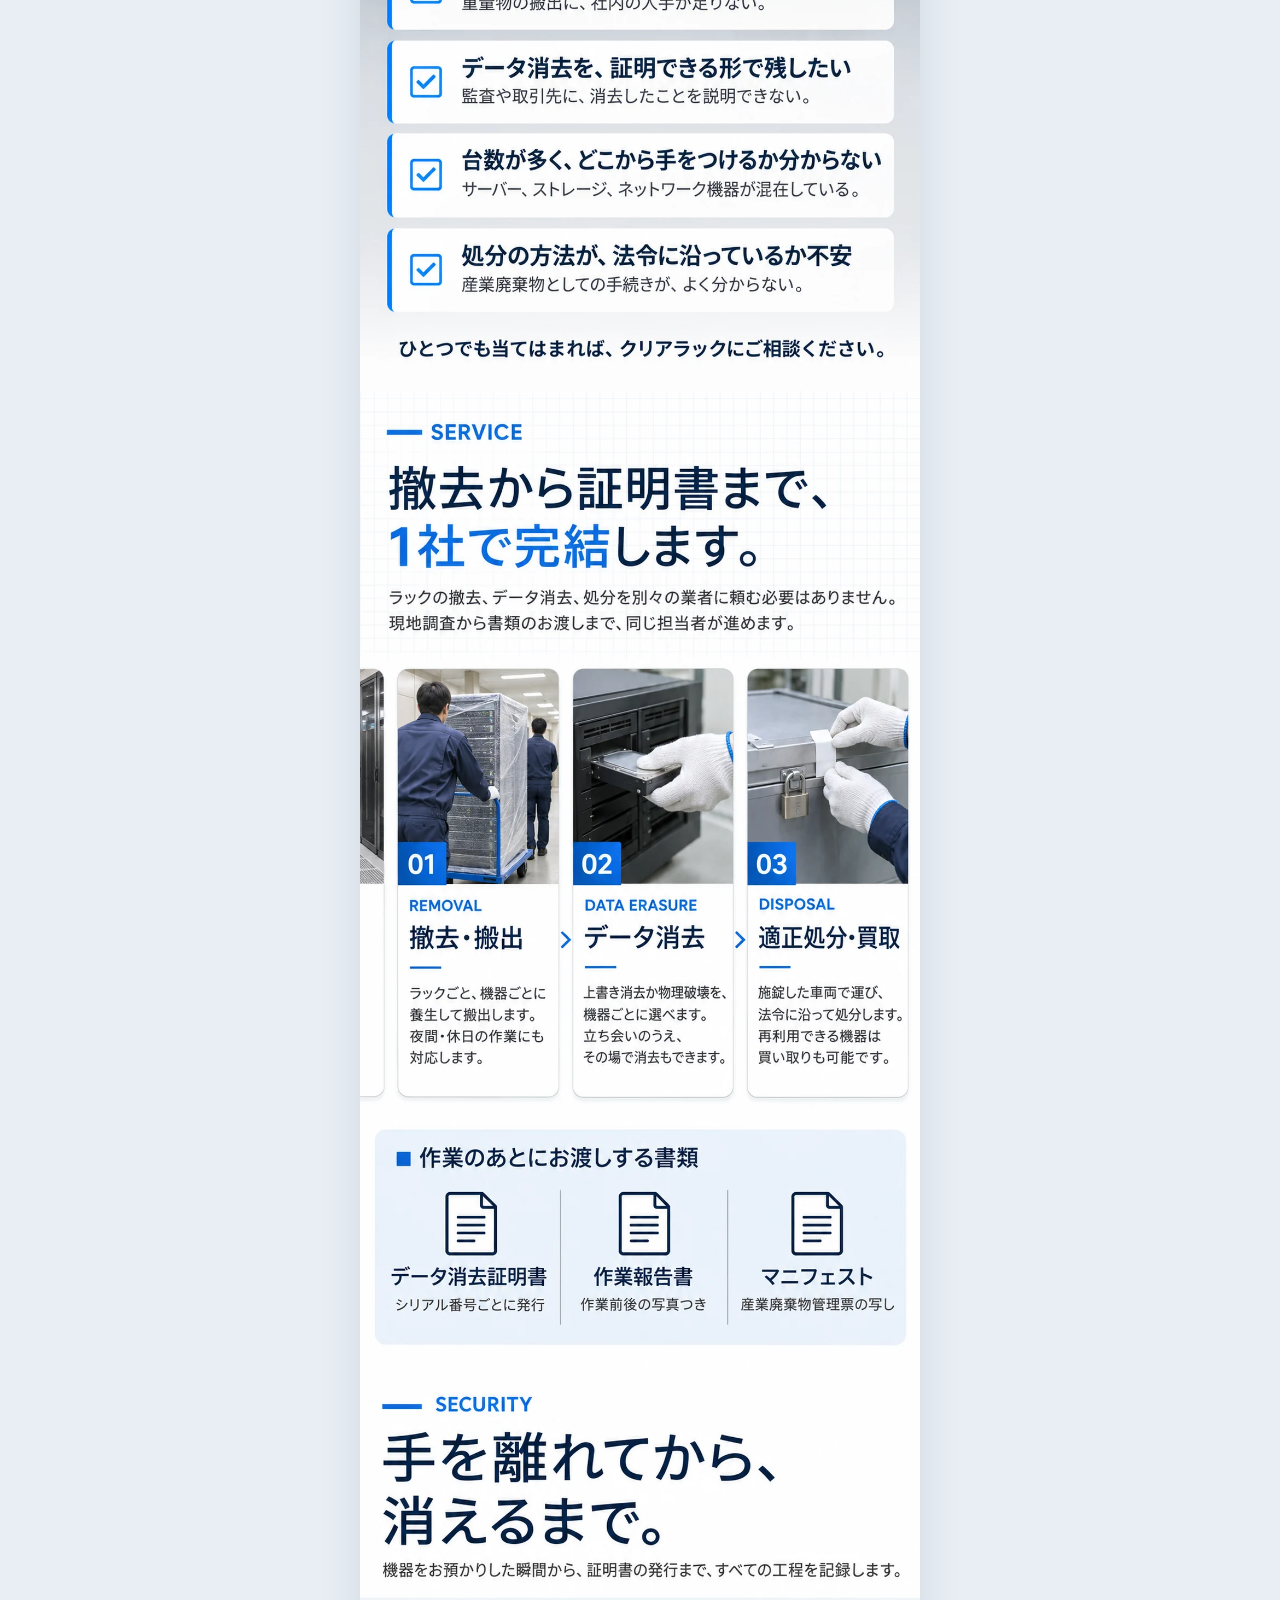
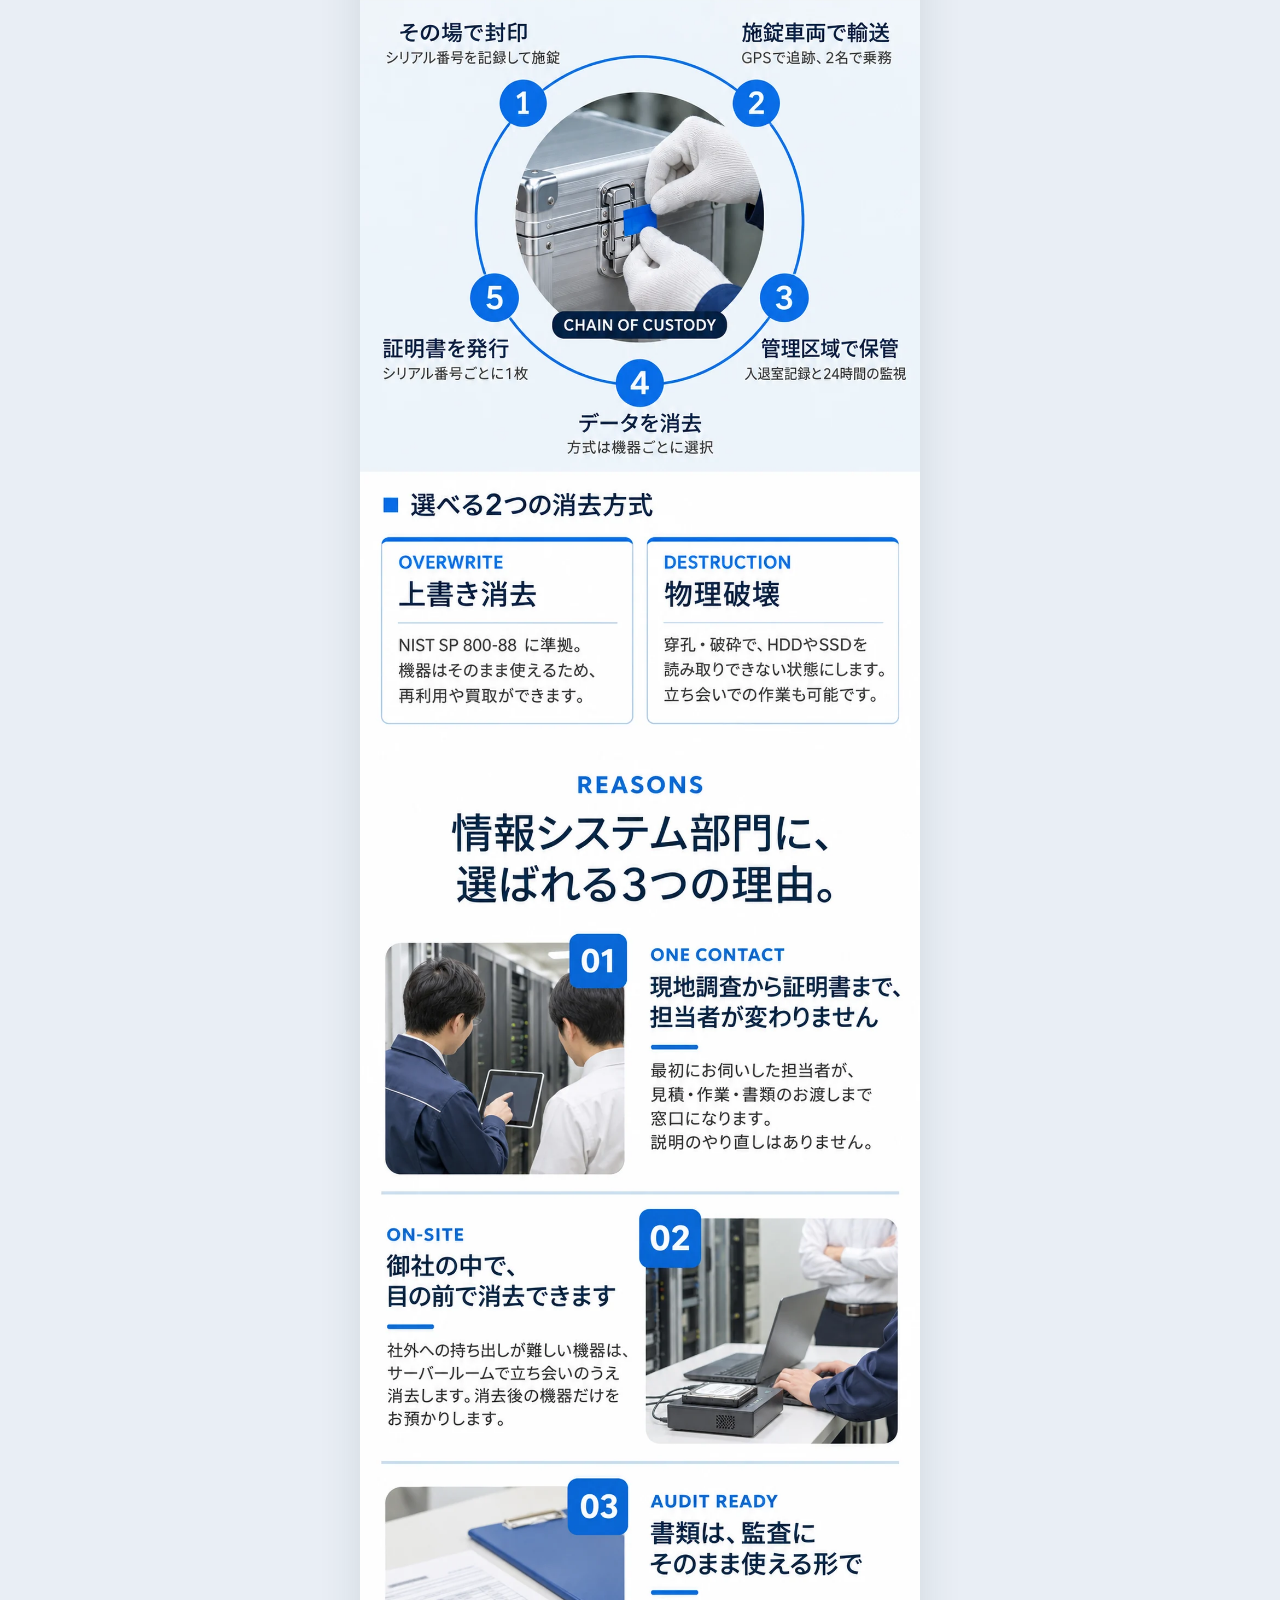
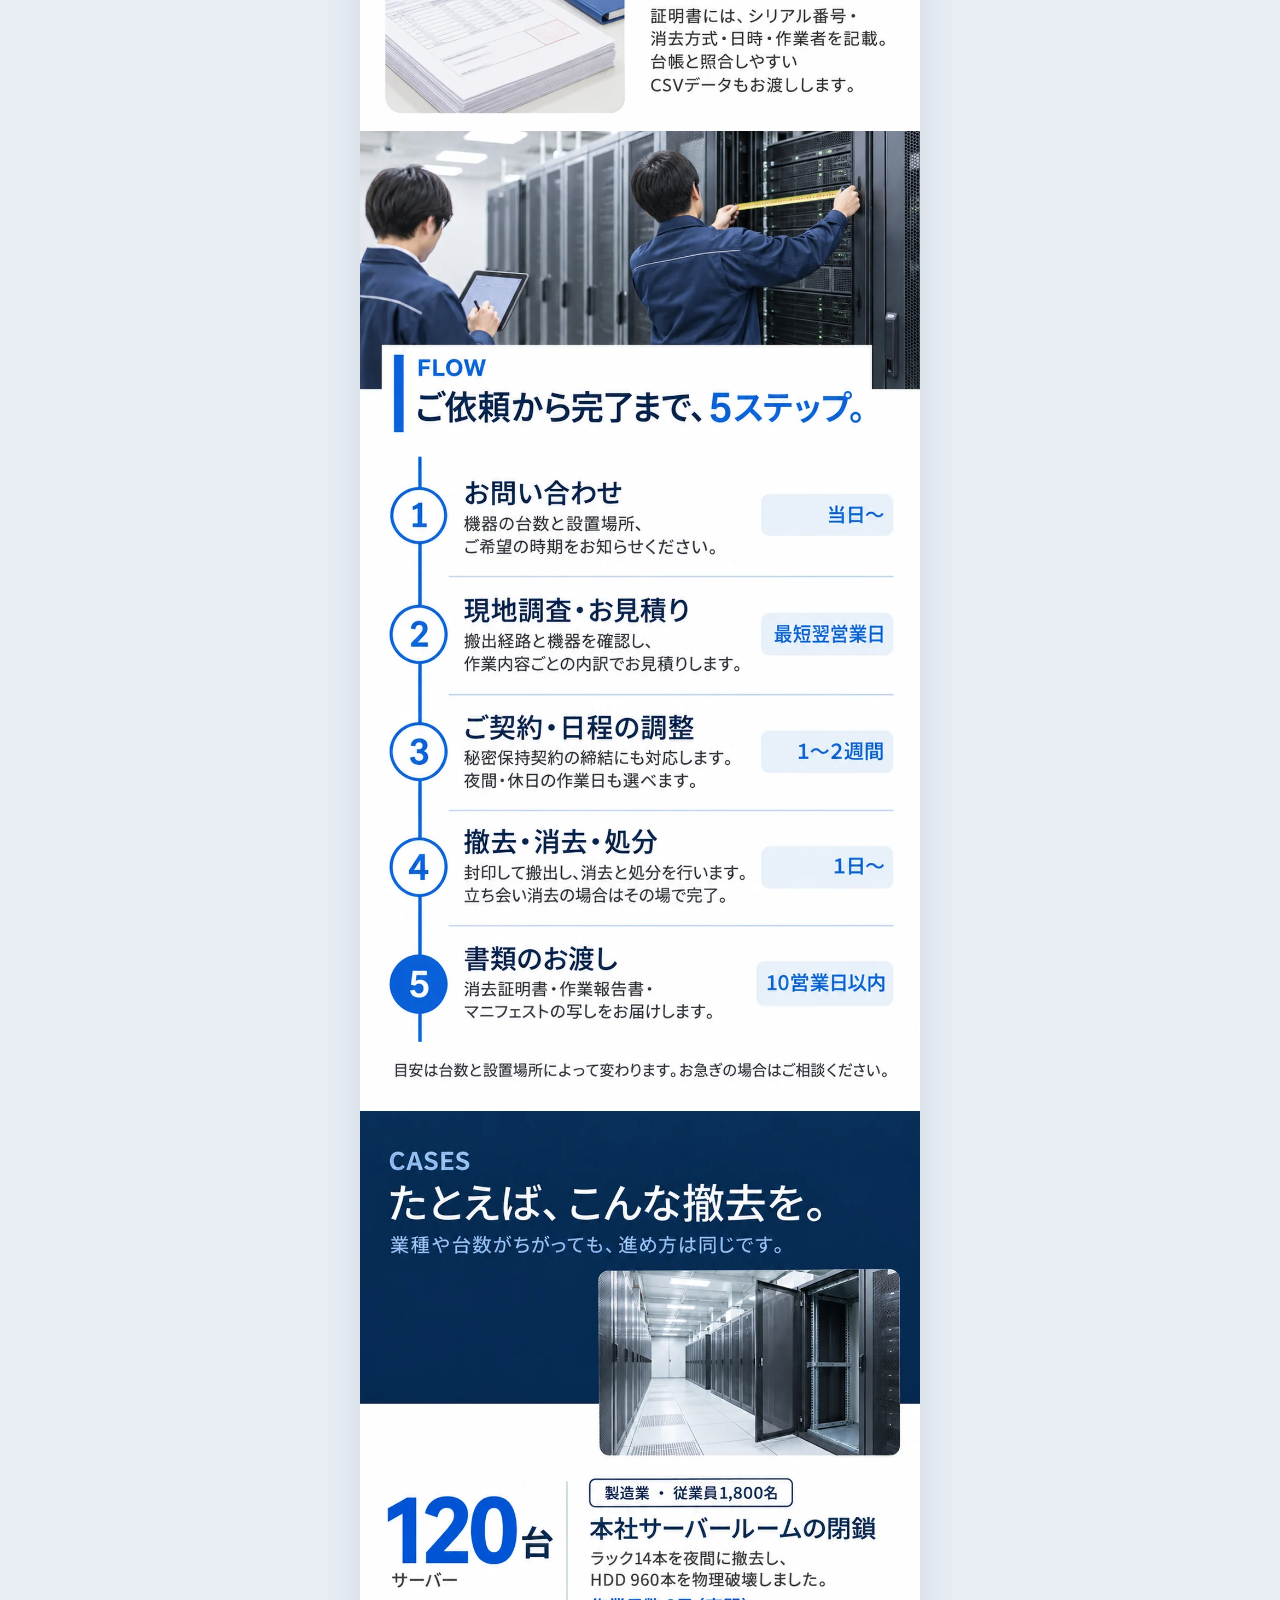
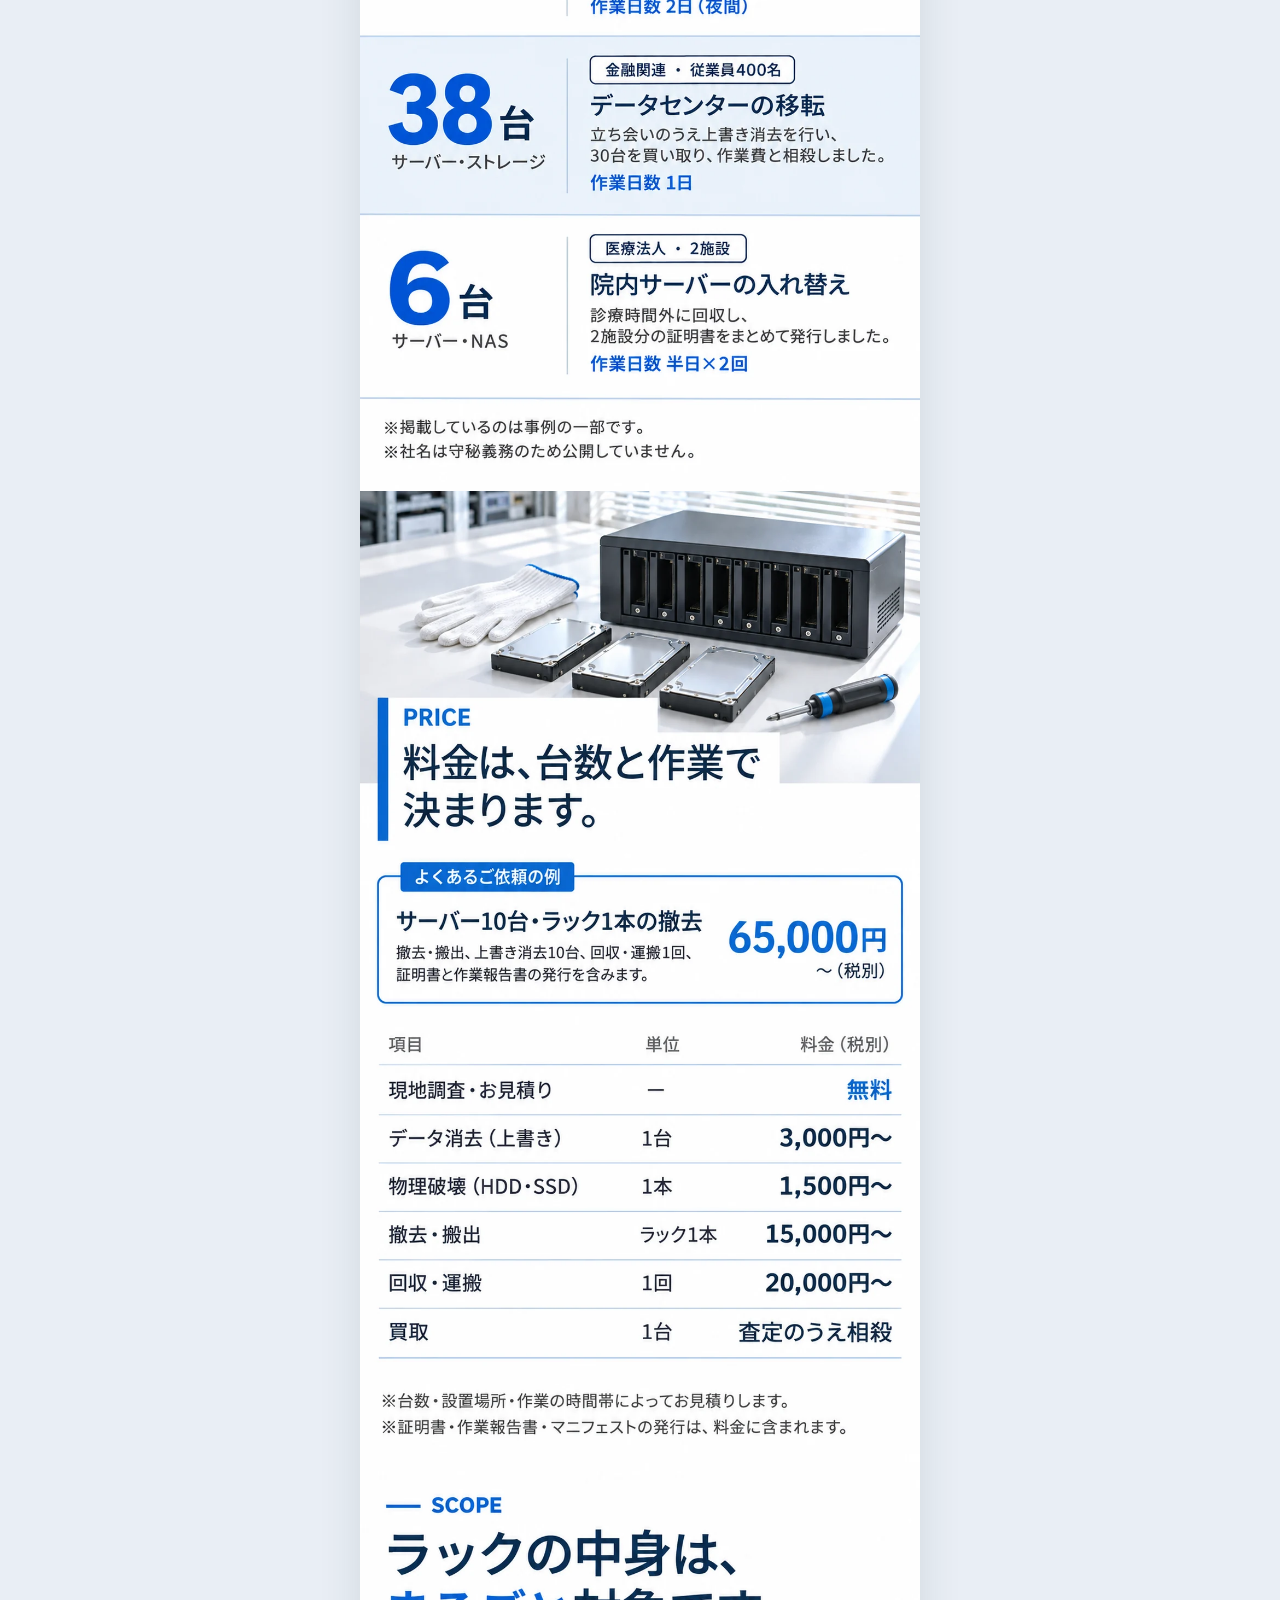
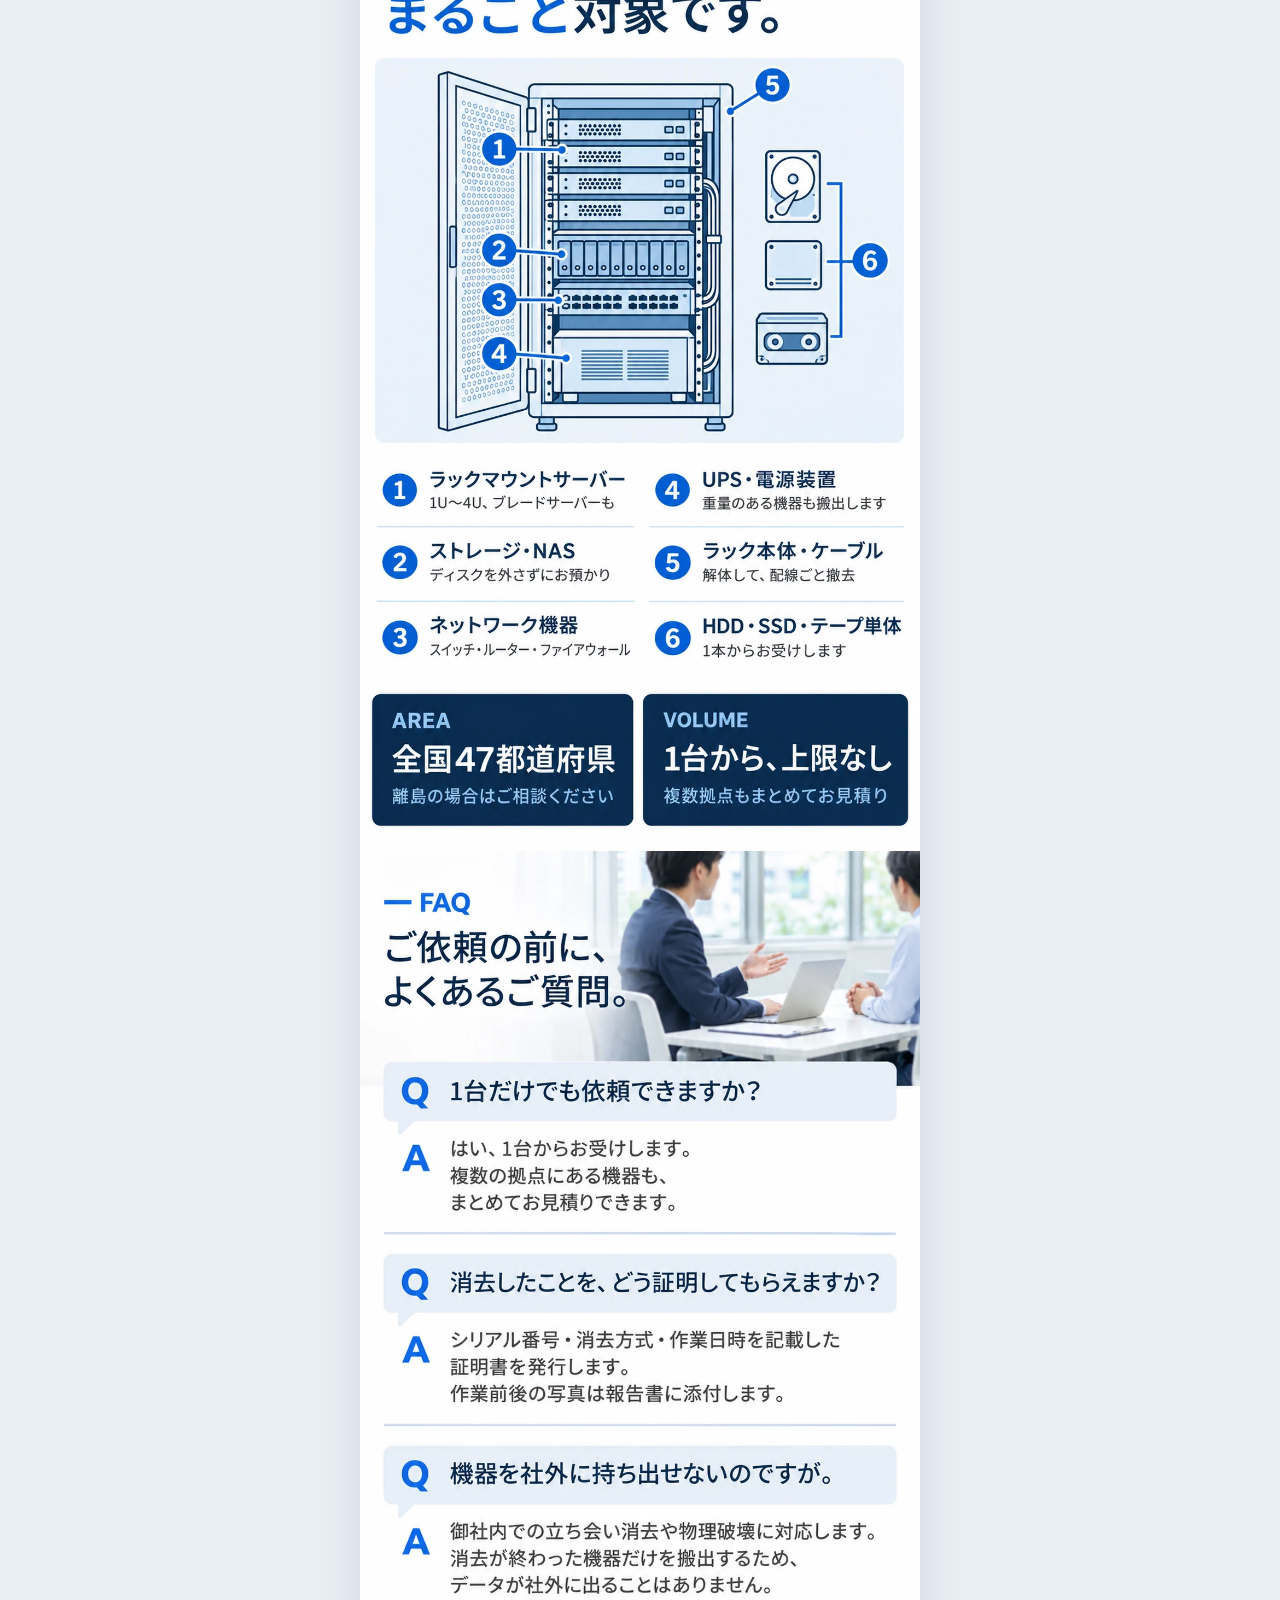
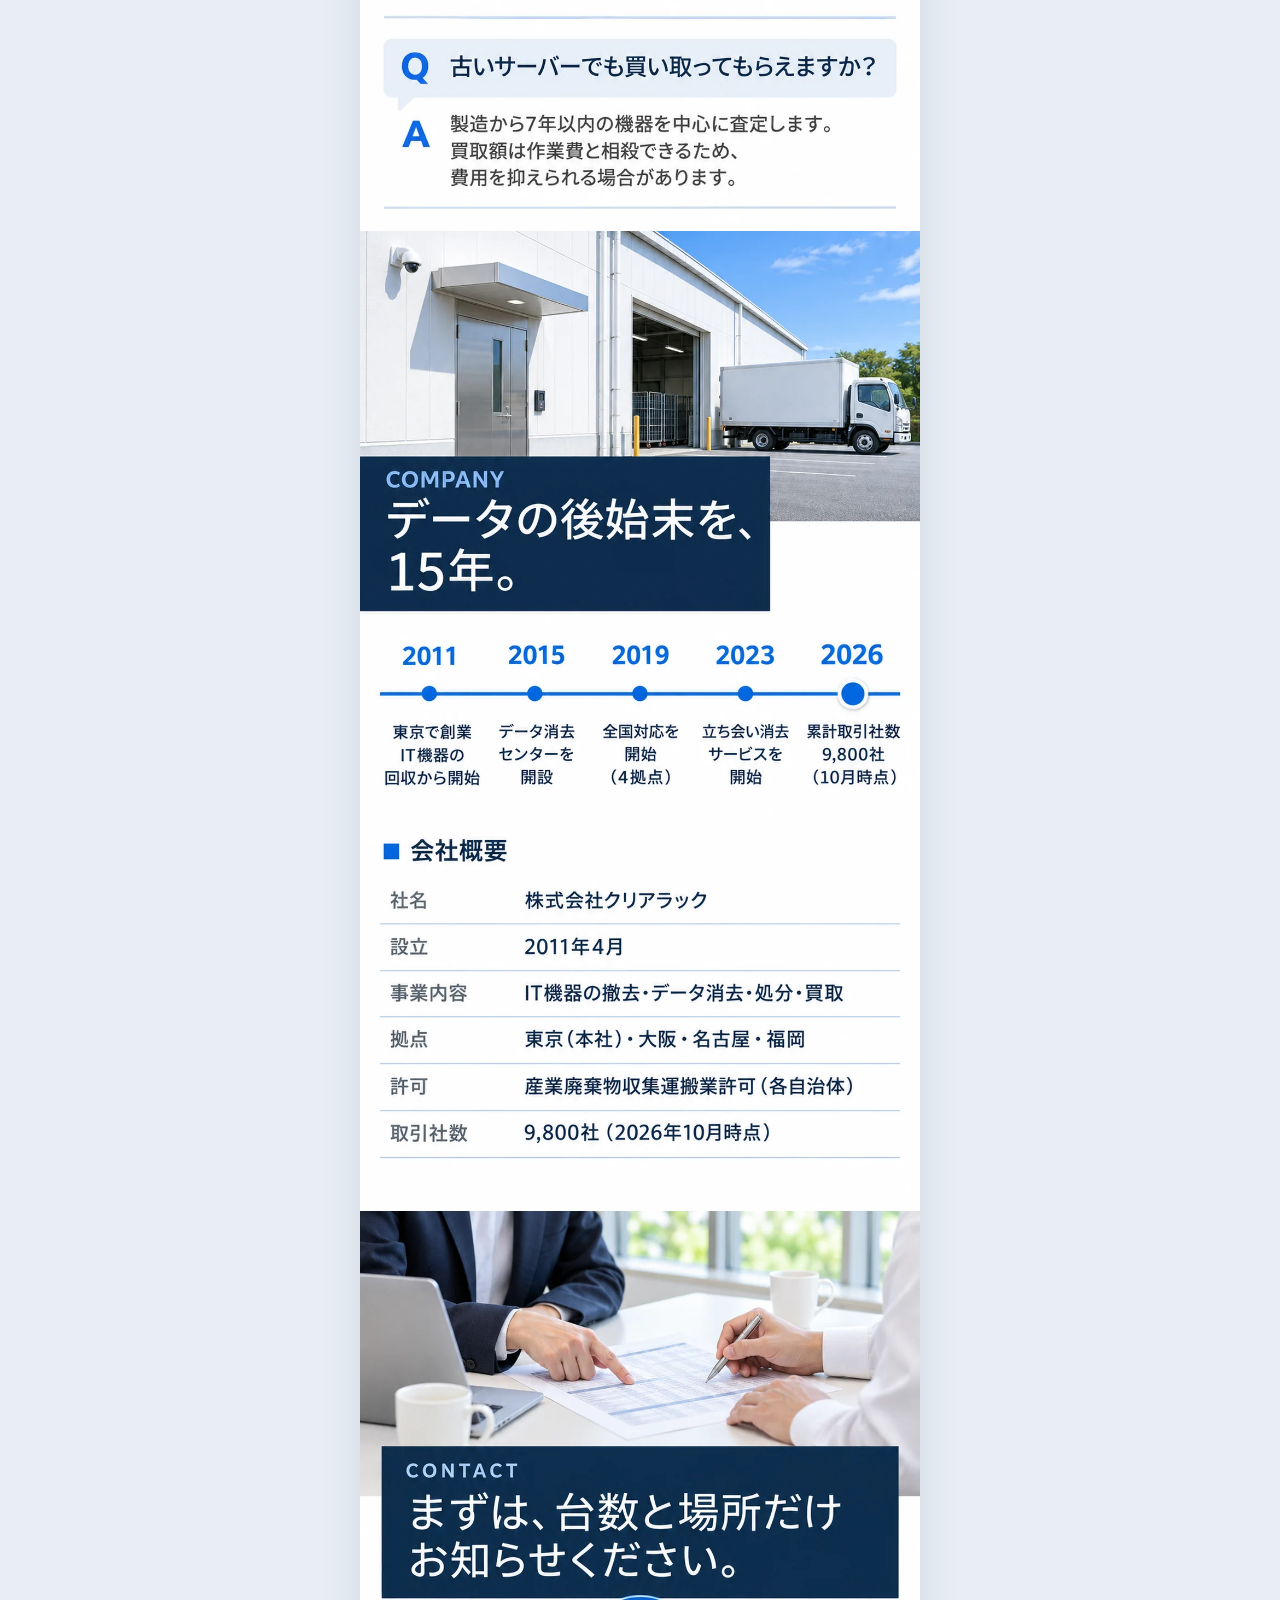
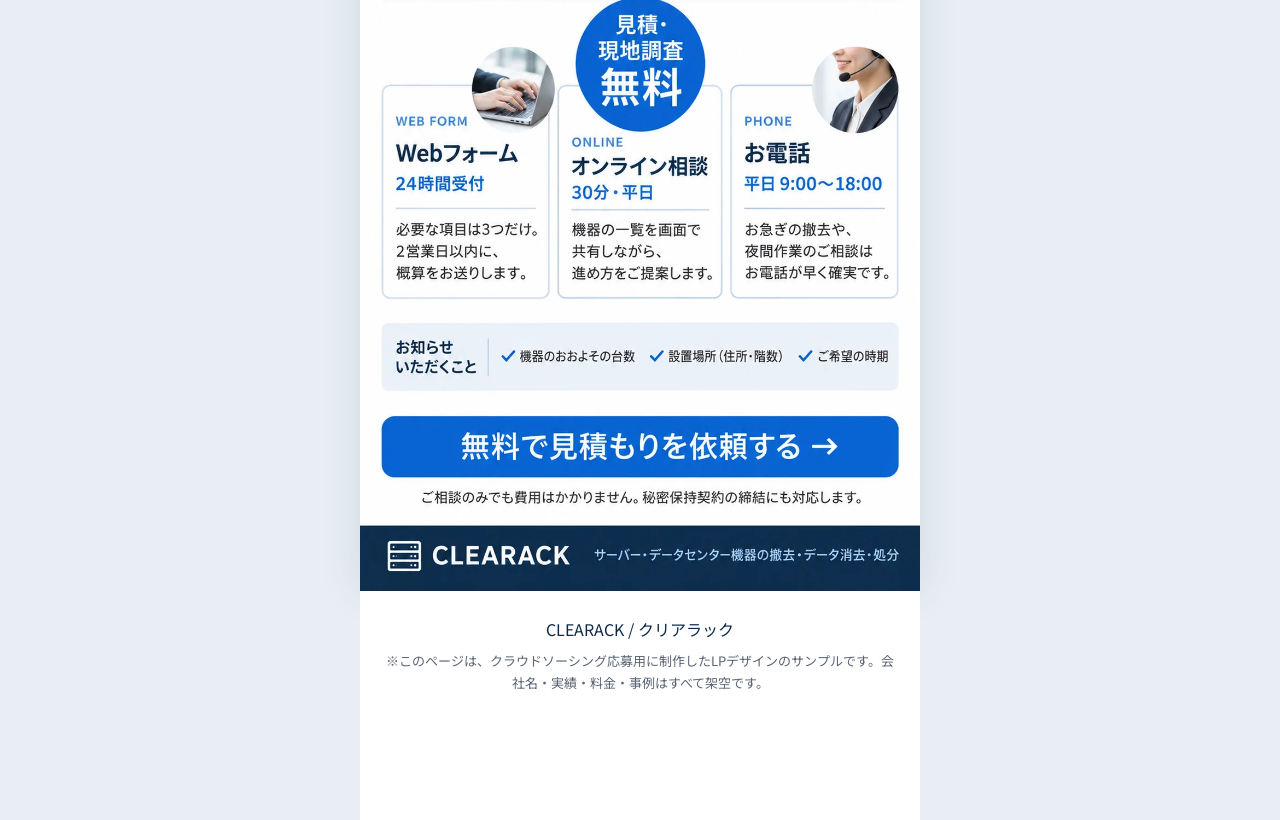
<file: works/clearack/site/index.html>
<!doctype html>
<html lang="ja">
<head>
<meta charset="utf-8">
<meta name="viewport" content="width=device-width, initial-scale=1">
<title>クリアラック｜サーバー・データセンター機器の撤去・データ消去・処分（デザインサンプル）</title>
<meta name="description" content="サーバー1台からデータセンターまるごとまで。撤去・搬出・データ消去・処分を1社で。消去証明書はシリアル番号ごとに発行。※架空の会社によるLPデザインサンプルです。">
<meta property="og:title" content="クリアラック｜サーバー1台から、データセンターまるごとまで。">
<meta property="og:description" content="法人向け サーバー・データセンター機器の撤去・データ消去・処分（LPデザインサンプル）">
<meta property="og:type" content="website">
<meta property="og:image" content="images/ogp.jpg">
<meta name="robots" content="noindex">
<link rel="icon" href="data:image/svg+xml,%3Csvg xmlns='http://www.w3.org/2000/svg' viewBox='0 0 32 32'%3E%3Crect x='6' y='4' width='20' height='24' rx='3' fill='%230F2A4A'/%3E%3Crect x='9' y='9' width='14' height='3' fill='%231E6FD9'/%3E%3Crect x='9' y='15' width='14' height='3' fill='%23FFFFFF'/%3E%3Crect x='9' y='21' width='14' height='3' fill='%23FFFFFF'/%3E%3C/svg%3E">
<link rel="preconnect" href="https://fonts.googleapis.com">
<link rel="preconnect" href="https://fonts.gstatic.com" crossorigin>
<link href="https://fonts.googleapis.com/css2?family=Noto+Sans+JP:wght@400;500&display=swap" rel="stylesheet">
<link rel="stylesheet" href="style.css">
</head>
<body>
<p class="demo-bar">架空の会社によるLPデザインサンプルです（実績・料金・事例はすべて架空）</p>

<main>
  <section class="sec" id="top" aria-label="ファーストビュー">
    <h1 class="sr-only">サーバー1台から、データセンターまるごとまで。クリアラック</h1>
    <img src="images/01-fv.webp" width="1024" height="1792" fetchpriority="high" alt="サーバー・データセンター機器の撤去と処分。撤去・搬出・データ消去・処分を1社で。消去証明書はシリアル番号ごとに発行します。累計取引社数9,800社（2026年10月時点）。最短翌営業日に現地調査、NIST SP 800-88準拠のデータ消去、全国47都道府県どこでも対応。">
    <a class="hit" href="#contact" style="--x:4.7%;--y:84%;--w:90.6%;--h:6.6%" aria-label="無料で見積もりを依頼する"></a>
  </section>

  <section class="sec" id="problem" aria-labelledby="h-problem">
    <h2 id="h-problem" class="sr-only">入れ替えたあとの旧サーバー、止まったままになっていませんか。</h2>
    <img src="images/02-pain.webp" width="1024" height="1792" loading="lazy" alt="こんなお困りごとはありませんか。移転・統合でラックごと撤去したい。データ消去を証明できる形で残したい。台数が多くどこから手をつけるか分からない。処分の方法が法令に沿っているか不安。">
  </section>

  <section class="sec" id="service" aria-labelledby="h-service">
    <h2 id="h-service" class="sr-only">撤去から証明書まで、1社で完結します。</h2>
    <img src="images/03-service.webp" width="1024" height="1792" loading="lazy" alt="サービス内容。01 撤去・搬出、02 データ消去（上書き消去か物理破壊）、03 適正処分・買取。作業後にデータ消去証明書（シリアル番号ごと）、作業報告書（写真つき）、マニフェストの写しをお渡しします。">
  </section>

  <section class="sec" id="security" aria-labelledby="h-security">
    <h2 id="h-security" class="sr-only">手を離れてから、消えるまで。</h2>
    <img src="images/04-security.webp" width="1024" height="1792" loading="lazy" alt="セキュリティ。1 その場で封印、2 施錠車両で輸送、3 管理区域で保管、4 データを消去、5 証明書を発行。選べる消去方式は、上書き消去（NIST SP 800-88準拠、再利用・買取が可能）と物理破壊（穿孔・破砕）。">
  </section>

  <section class="sec" id="reasons" aria-labelledby="h-reasons">
    <h2 id="h-reasons" class="sr-only">情報システム部門に、選ばれる3つの理由。</h2>
    <img src="images/05-reasons.webp" width="1024" height="1792" loading="lazy" alt="選ばれる理由。01 現地調査から証明書まで担当者が変わらない。02 御社の中で目の前で消去できる。03 書類は監査にそのまま使える形で、CSVデータもお渡し。">
  </section>

  <section class="sec" id="flow" aria-labelledby="h-flow">
    <h2 id="h-flow" class="sr-only">ご依頼から完了まで、5ステップ。</h2>
    <img src="images/06-flow.webp" width="1024" height="1792" loading="lazy" alt="ご依頼の流れ。1 お問い合わせ（当日〜）、2 現地調査・お見積り（最短翌営業日）、3 ご契約・日程の調整（1〜2週間）、4 撤去・消去・処分（1日〜）、5 書類のお渡し（10営業日以内）。">
  </section>

  <section class="sec" id="cases" aria-labelledby="h-cases">
    <h2 id="h-cases" class="sr-only">たとえば、こんな撤去を。</h2>
    <img src="images/07-cases.webp" width="1024" height="1792" loading="lazy" alt="事例。製造業の本社サーバールーム閉鎖でサーバー120台、金融関連のデータセンター移転で38台、医療法人の院内サーバー入れ替えで6台。">
  </section>

  <section class="sec" id="price" aria-labelledby="h-price">
    <h2 id="h-price" class="sr-only">料金は、台数と作業で決まります。</h2>
    <img src="images/08-price.webp" width="1024" height="1792" loading="lazy" alt="料金（税別）。例：サーバー10台・ラック1本の撤去で65,000円から。現地調査・お見積り無料、データ消去（上書き）1台3,000円から、物理破壊1本1,500円から、撤去・搬出ラック1本15,000円から、回収・運搬1回20,000円から、買取は査定のうえ相殺。">
  </section>

  <section class="sec" id="scope" aria-labelledby="h-scope">
    <h2 id="h-scope" class="sr-only">ラックの中身は、まるごと対象です。</h2>
    <img src="images/09-scope.webp" width="1024" height="1792" loading="lazy" alt="対応範囲。ラックマウントサーバー、ストレージ・NAS、ネットワーク機器、UPS・電源装置、ラック本体・ケーブル、HDD・SSD・テープ単体。全国47都道府県、1台から上限なし。">
  </section>

  <section class="sec" id="faq" aria-labelledby="h-faq">
    <h2 id="h-faq" class="sr-only">ご依頼の前に、よくあるご質問。</h2>
    <img src="images/10-faq.webp" width="1024" height="1792" loading="lazy" alt="よくある質問。1台からお受けします。証明書にはシリアル番号・消去方式・作業日時を記載します。社外に持ち出せない機器は御社内で立ち会い消去します。製造から7年以内の機器を中心に買取査定し、作業費と相殺できます。">
  </section>

  <section class="sec" id="company" aria-labelledby="h-company">
    <h2 id="h-company" class="sr-only">データの後始末を、15年。</h2>
    <img src="images/11-company.webp" width="1024" height="1792" loading="lazy" alt="会社概要。株式会社クリアラック、2011年4月設立。IT機器の撤去・データ消去・処分・買取。拠点は東京（本社）・大阪・名古屋・福岡。">
  </section>

  <section class="sec" id="contact" aria-labelledby="h-contact">
    <h2 id="h-contact" class="sr-only">まずは、台数と場所だけお知らせください。</h2>
    <img src="images/12-cta.webp" width="1024" height="1792" loading="lazy" alt="お問い合わせ。Webフォーム（24時間受付）、オンライン相談（30分・平日）、お電話（平日9:00〜18:00）。見積・現地調査は無料。お知らせいただくことは、機器のおおよその台数、設置場所、ご希望の時期。">
    <a class="hit js-demo" href="#" style="--x:3.9%;--y:82.1%;--w:92.2%;--h:6.3%" aria-label="無料で見積もりを依頼する（デモ）"></a>
  </section>
</main>

<footer class="foot">
  <p>CLEARACK / クリアラック</p>
  <p class="note">※このページは、クラウドソーシング応募用に制作したLPデザインのサンプルです。会社名・実績・料金・事例はすべて架空です。</p>
</footer>

<a class="sticky-cta" href="#contact" aria-hidden="true" tabindex="-1">無料で見積もりを依頼する <span aria-hidden="true">→</span></a>
<div class="toast" role="status" aria-live="polite"></div>

<script src="main.js"></script>
</body>
</html>
</file>
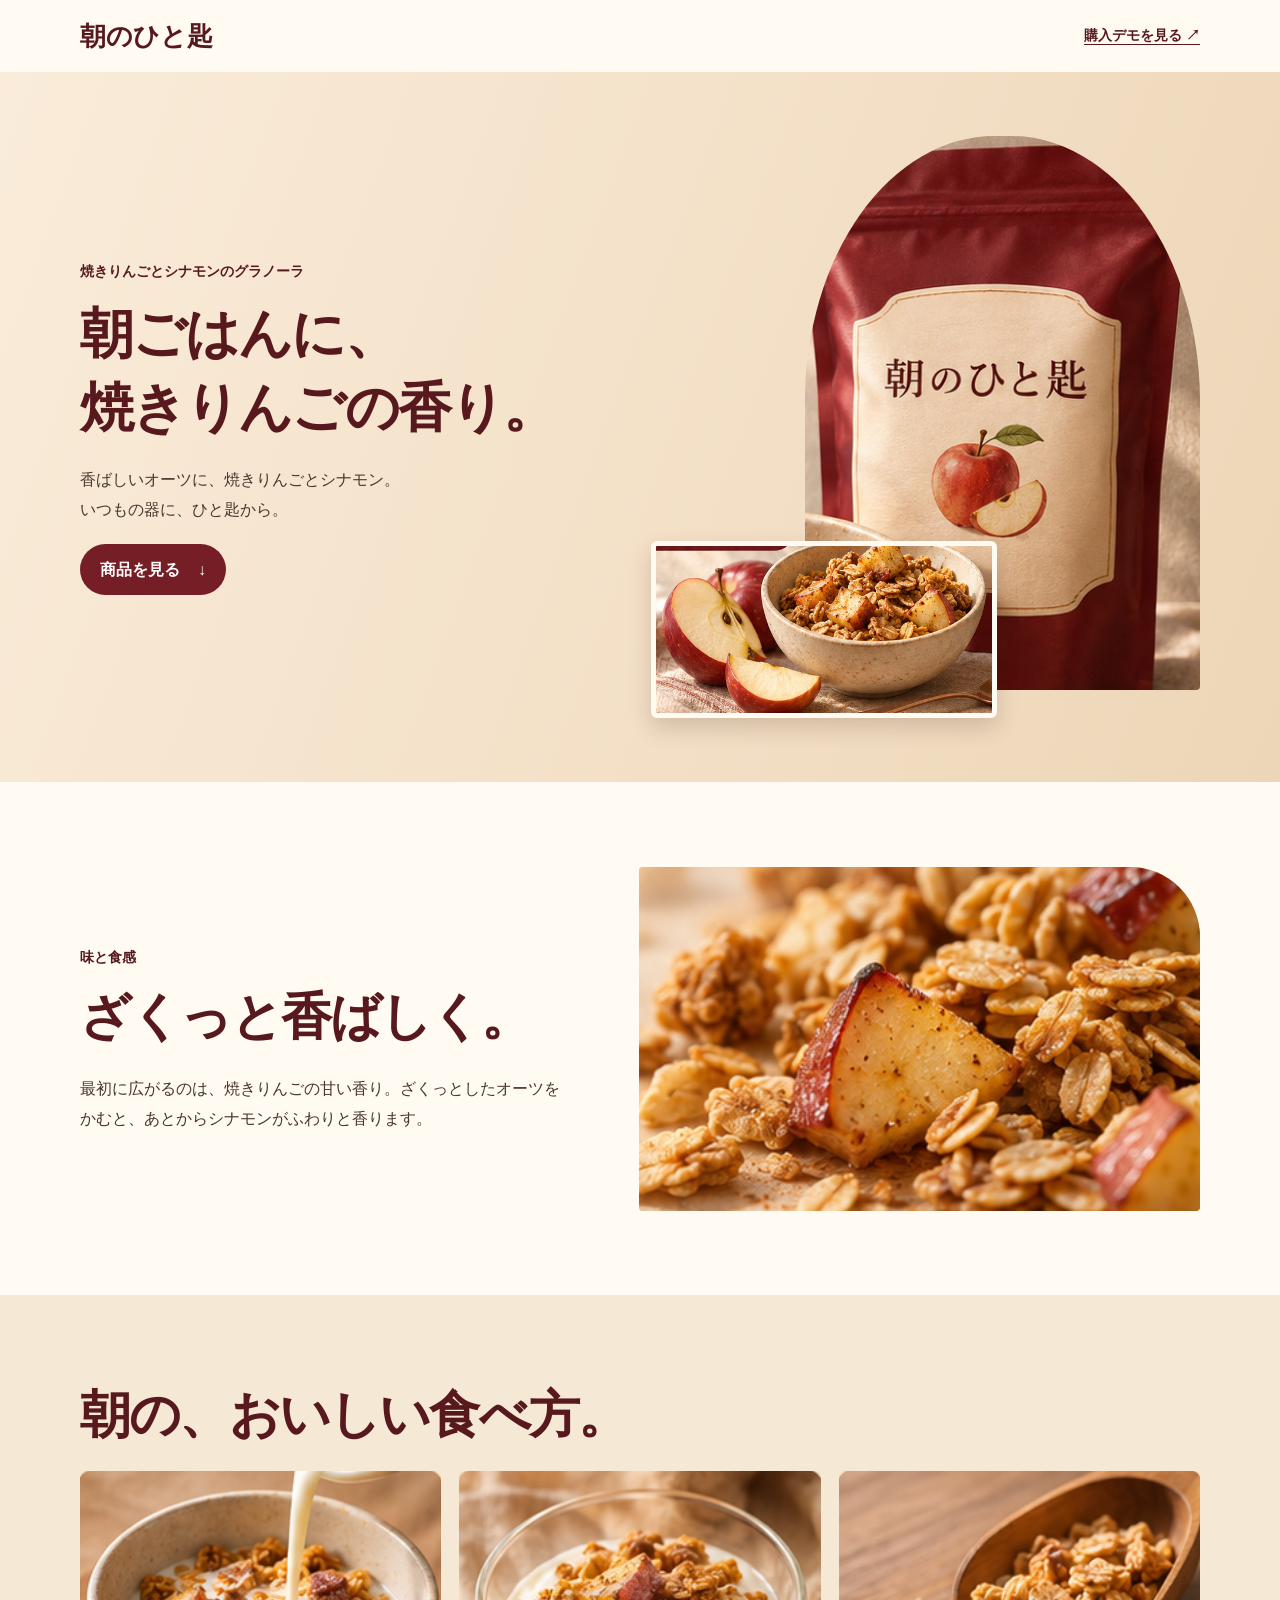
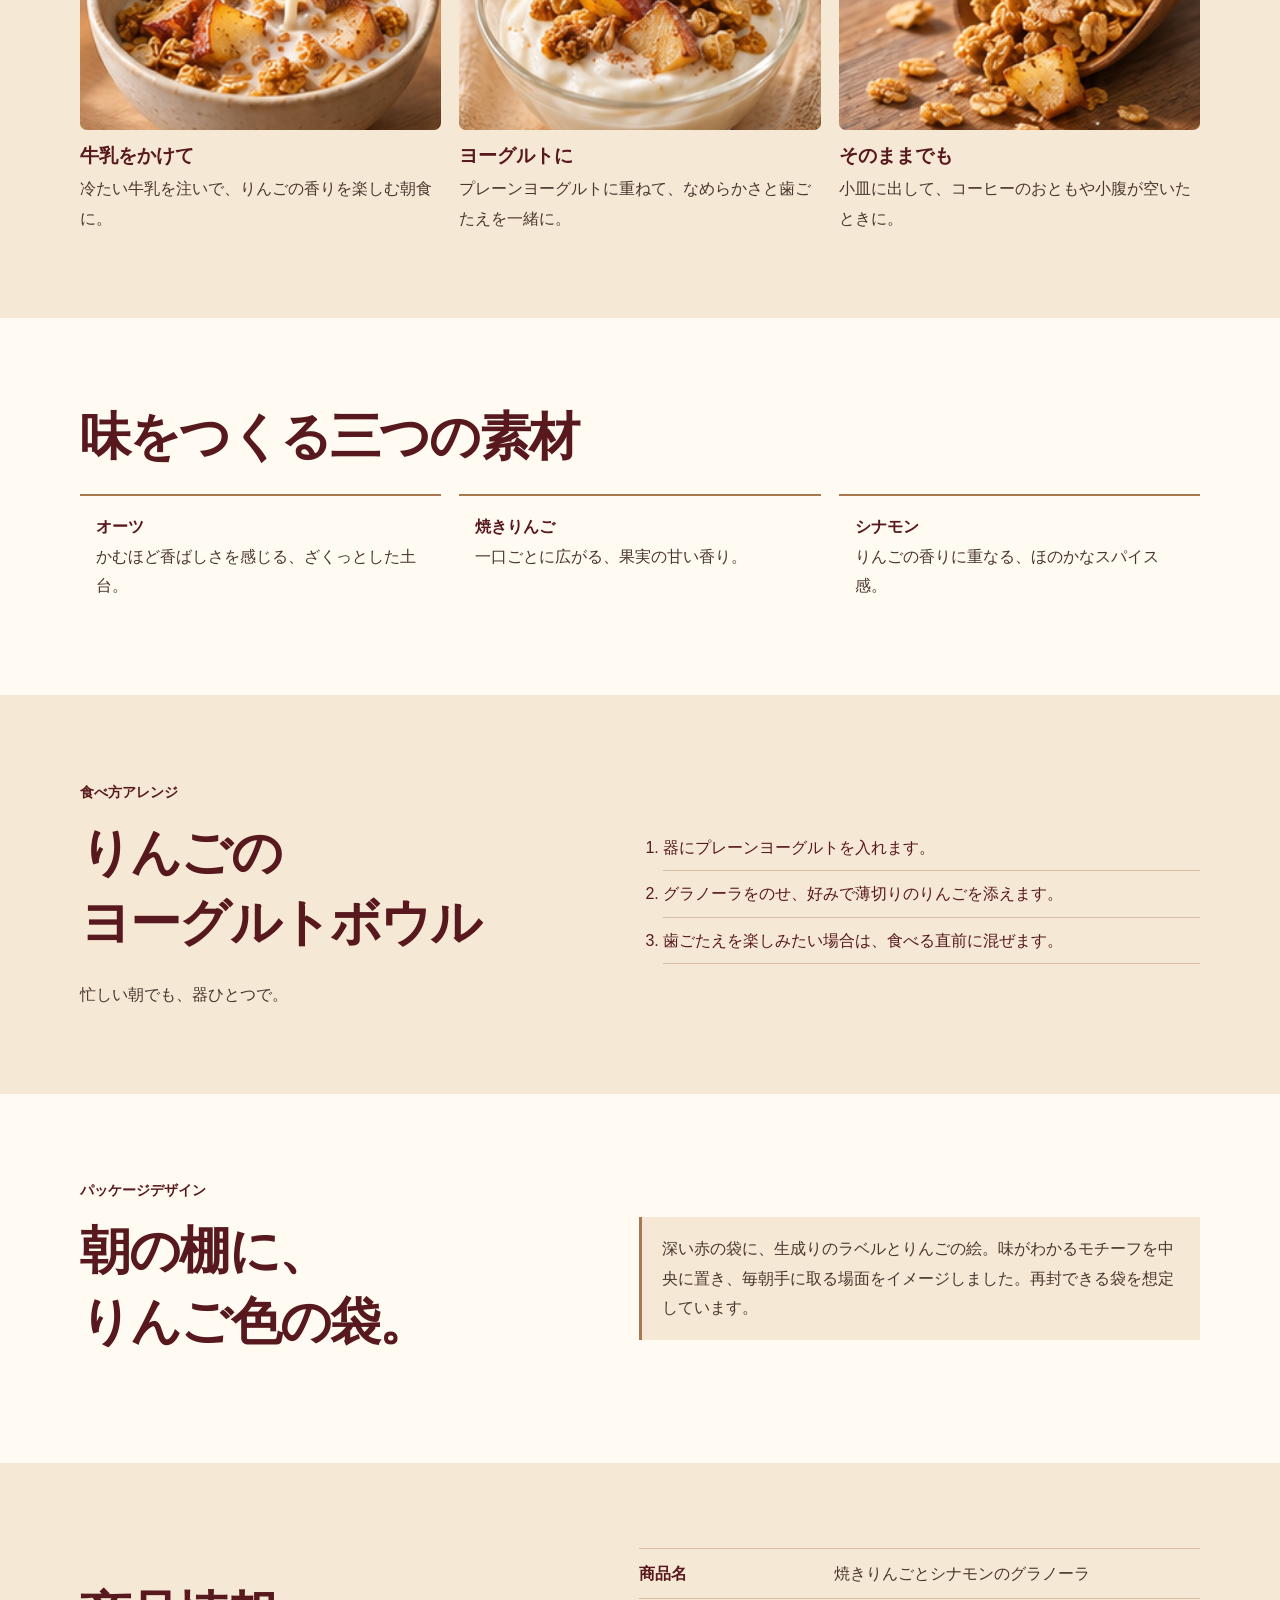
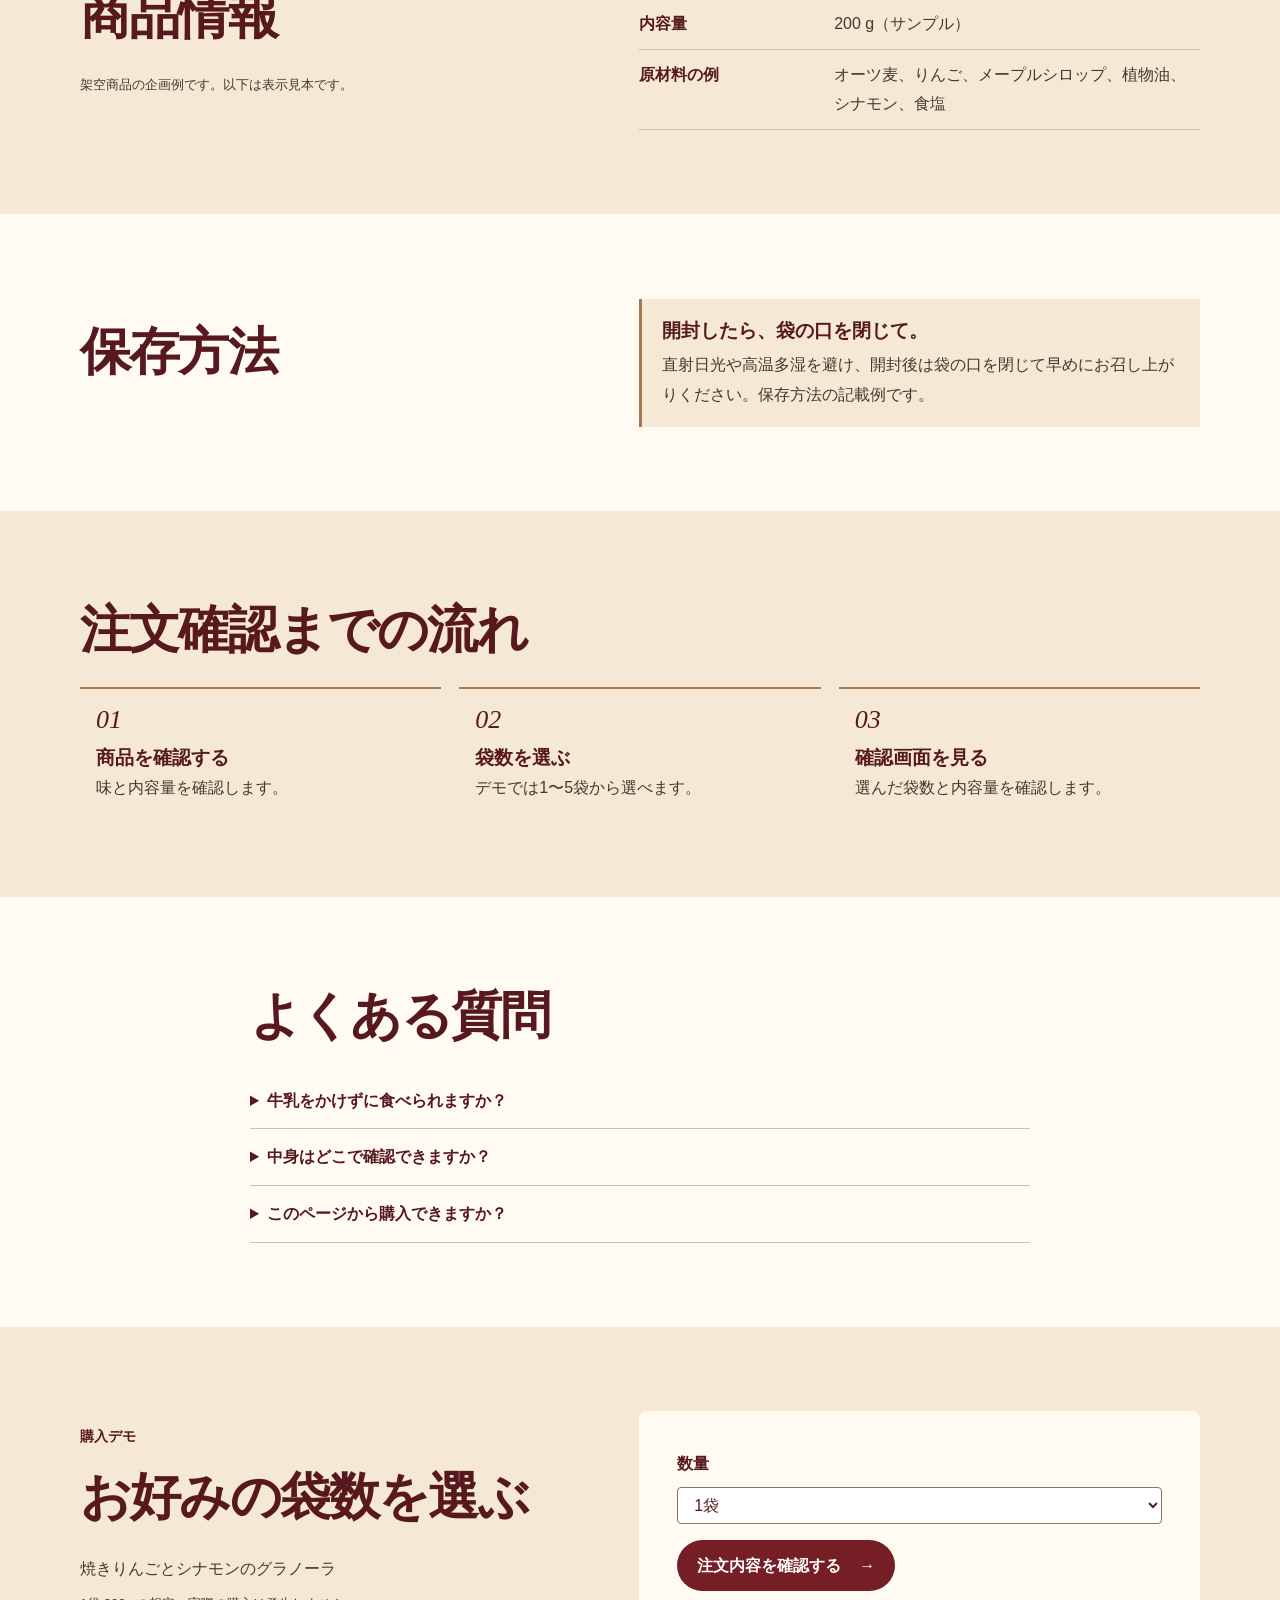
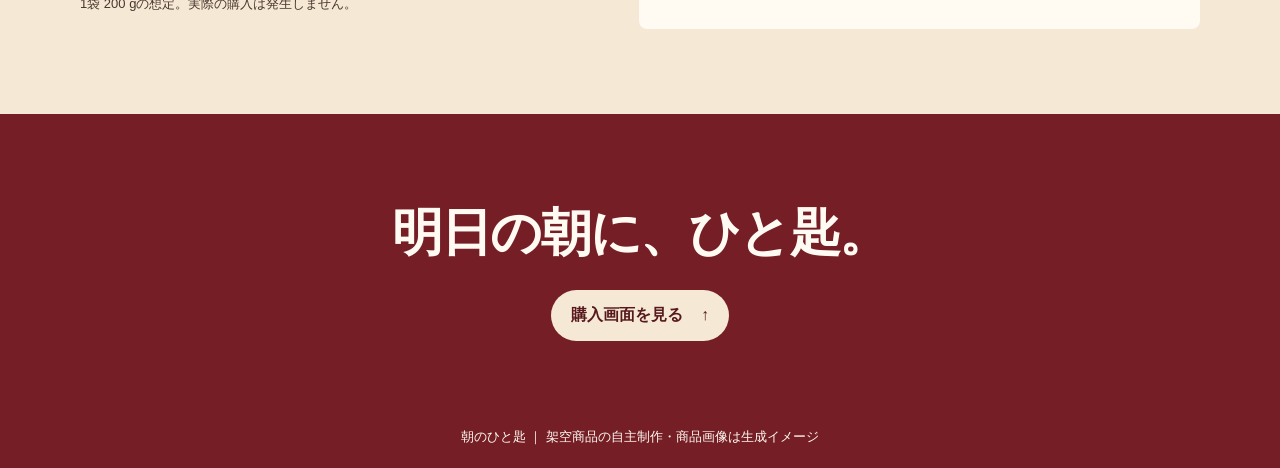
<file: works/granola/site/index.html>
<!doctype html>
<html lang="ja">
<head>
  <meta charset="utf-8">
  <meta name="viewport" content="width=device-width, initial-scale=1">
  <meta name="description" content="焼きりんごとシナモンのグラノーラを題材にした、自主制作の食品EC向けLP。">
  <link rel="icon" href="data:,">
  <link rel="stylesheet" href="style.css">
  <title>朝のひと匙｜焼きりんごとシナモンのグラノーラ</title>
</head>
<body id="top">
  <header class="wrap header">
    <a class="brand" href="#top">朝のひと匙</a>
    <a class="header-link" href="#shop">購入デモを見る <span aria-hidden="true">↗</span></a>
  </header>
  <main>
    <section class="hero" aria-labelledby="title">
      <div class="wrap hero-grid">
        <div class="hero-copy">
          <p class="label">焼きりんごとシナモンのグラノーラ</p>
          <h1 id="title">朝ごはんに、<br>焼きりんごの香り。</h1>
          <p>香ばしいオーツに、焼きりんごとシナモン。<br>いつもの器に、ひと匙から。</p>
          <a class="button" href="#taste">商品を見る <span aria-hidden="true">↓</span></a>
        </div>
        <div class="hero-photos">
          <div class="crop pouch" role="img" aria-label="深い赤の朝のひと匙のパッケージ"><img src="images/board.png" alt=""></div>
          <div class="crop bowl" role="img" aria-label="器に盛ったグラノーラと切り分けたりんご"><img src="images/board.png" alt=""></div>
        </div>
      </div>
    </section>

    <section class="section wrap split" id="taste" aria-labelledby="taste-title">
      <div>
        <p class="label">味と食感</p>
        <h2 id="taste-title">ざくっと香ばしく。</h2>
        <p>最初に広がるのは、焼きりんごの甘い香り。ざくっとしたオーツをかむと、あとからシナモンがふわりと香ります。</p>
      </div>
      <div class="crop macro" role="img" aria-label="焼きりんごと香ばしいオーツのアップ"><img src="images/board.png" alt="" loading="lazy"></div>
    </section>

    <section class="section oat" aria-labelledby="servings-title">
      <div class="wrap">
        <h2 id="servings-title">朝の、おいしい食べ方。</h2>
        <div class="grid servings">
          <article><div class="crop milk" role="img" aria-label="器に入れたグラノーラに牛乳を注ぐ"><img src="images/board.png" alt="" loading="lazy"></div><h3>牛乳をかけて</h3><p>冷たい牛乳を注いで、りんごの香りを楽しむ朝食に。</p></article>
          <article><div class="crop yogurt" role="img" aria-label="ヨーグルトに焼きりんごとグラノーラをトッピング"><img src="images/board.png" alt="" loading="lazy"></div><h3>ヨーグルトに</h3><p>プレーンヨーグルトに重ねて、なめらかさと歯ごたえを一緒に。</p></article>
          <article><div class="crop snack" role="img" aria-label="木のスプーンに盛ったグラノーラ"><img src="images/board.png" alt="" loading="lazy"></div><h3>そのままでも</h3><p>小皿に出して、コーヒーのおともや小腹が空いたときに。</p></article>
        </div>
      </div>
    </section>

    <section class="section wrap" aria-labelledby="ingredients-title">
      <h2 id="ingredients-title">味をつくる三つの素材</h2>
      <dl class="grid ingredients">
        <div><dt>オーツ</dt><dd>かむほど香ばしさを感じる、ざくっとした土台。</dd></div>
        <div><dt>焼きりんご</dt><dd>一口ごとに広がる、果実の甘い香り。</dd></div>
        <div><dt>シナモン</dt><dd>りんごの香りに重なる、ほのかなスパイス感。</dd></div>
      </dl>
    </section>

    <section class="section oat" aria-labelledby="recipe-title">
      <div class="wrap split">
        <div><p class="label">食べ方アレンジ</p><h2 id="recipe-title">りんごの<br>ヨーグルトボウル</h2><p>忙しい朝でも、器ひとつで。</p></div>
        <ol class="recipe">
          <li>器にプレーンヨーグルトを入れます。</li>
          <li>グラノーラをのせ、好みで薄切りのりんごを添えます。</li>
          <li>歯ごたえを楽しみたい場合は、食べる直前に混ぜます。</li>
        </ol>
      </div>
    </section>

    <section class="section wrap split" aria-labelledby="package-title">
      <div><p class="label">パッケージデザイン</p><h2 id="package-title">朝の棚に、<br>りんご色の袋。</h2></div>
      <p class="panel">深い赤の袋に、生成りのラベルとりんごの絵。味がわかるモチーフを中央に置き、毎朝手に取る場面をイメージしました。再封できる袋を想定しています。</p>
    </section>

    <section class="section oat" aria-labelledby="specs-title">
      <div class="wrap split">
        <div><h2 id="specs-title">商品情報</h2><p class="note">架空商品の企画例です。以下は表示見本です。</p></div>
        <dl class="facts">
          <div><dt>商品名</dt><dd>焼きりんごとシナモンのグラノーラ</dd></div>
          <div><dt>内容量</dt><dd>200 g（サンプル）</dd></div>
          <div><dt>原材料の例</dt><dd>オーツ麦、りんご、メープルシロップ、植物油、シナモン、食塩</dd></div>
        </dl>
      </div>
    </section>

    <section class="section wrap split" aria-labelledby="storage-title">
      <h2 id="storage-title">保存方法</h2>
      <div class="panel"><h3>開封したら、袋の口を閉じて。</h3><p>直射日光や高温多湿を避け、開封後は袋の口を閉じて早めにお召し上がりください。保存方法の記載例です。</p></div>
    </section>

    <section class="section oat" aria-labelledby="order-title">
      <div class="wrap">
        <h2 id="order-title">注文確認までの流れ</h2>
        <ol class="grid order">
          <li><h3>商品を確認する</h3><p>味と内容量を確認します。</p></li>
          <li><h3>袋数を選ぶ</h3><p>デモでは1〜5袋から選べます。</p></li>
          <li><h3>確認画面を見る</h3><p>選んだ袋数と内容量を確認します。</p></li>
        </ol>
      </div>
    </section>

    <section class="section wrap narrow" aria-labelledby="faq-title">
      <h2 id="faq-title">よくある質問</h2>
      <details><summary>牛乳をかけずに食べられますか？</summary><p>そのままでも、ヨーグルトにのせても楽しめる商品を想定しています。</p></details>
      <details><summary>中身はどこで確認できますか？</summary><p>このページの商品情報に、想定の内容量と原材料の例を掲載しています。</p></details>
      <details><summary>このページから購入できますか？</summary><p>ポートフォリオ用のデモです。数量を選んで確認画面を開けます。決済や配送は発生しません。</p></details>
    </section>

    <section class="section oat" id="shop" aria-labelledby="shop-title">
      <div class="wrap split">
        <div><p class="label">購入デモ</p><h2 id="shop-title">お好みの袋数を選ぶ</h2><p>焼きりんごとシナモンのグラノーラ</p><p class="note">1袋 200 gの想定。実際の購入は発生しません。</p></div>
        <div class="shop-panel">
          <label for="quantity">数量</label>
          <select id="quantity"><option value="1">1袋</option><option value="2">2袋</option><option value="3">3袋</option><option value="4">4袋</option><option value="5">5袋</option></select>
          <button class="button" type="button" id="preview" aria-haspopup="dialog">注文内容を確認する <span aria-hidden="true">→</span></button>
        </div>
      </div>
      <dialog id="order-dialog" aria-labelledby="dialog-title">
        <h2 id="dialog-title">注文内容の確認</h2>
        <p>焼きりんごとシナモンのグラノーラ</p>
        <p id="order-summary"></p>
        <p class="note">購入デモです。ここで操作は完了です。</p>
        <form method="dialog"><button class="button" type="submit">閉じる</button></form>
      </dialog>
    </section>

    <section class="section closing" aria-labelledby="closing-title">
      <div class="wrap"><h2 id="closing-title">明日の朝に、ひと匙。</h2><a class="button light" href="#shop">購入画面を見る <span aria-hidden="true">↑</span></a></div>
    </section>
  </main>
  <footer>朝のひと匙 ｜ 架空商品の自主制作・商品画像は生成イメージ</footer>
  <script src="shop.js"></script>
</body>
</html>
</file>
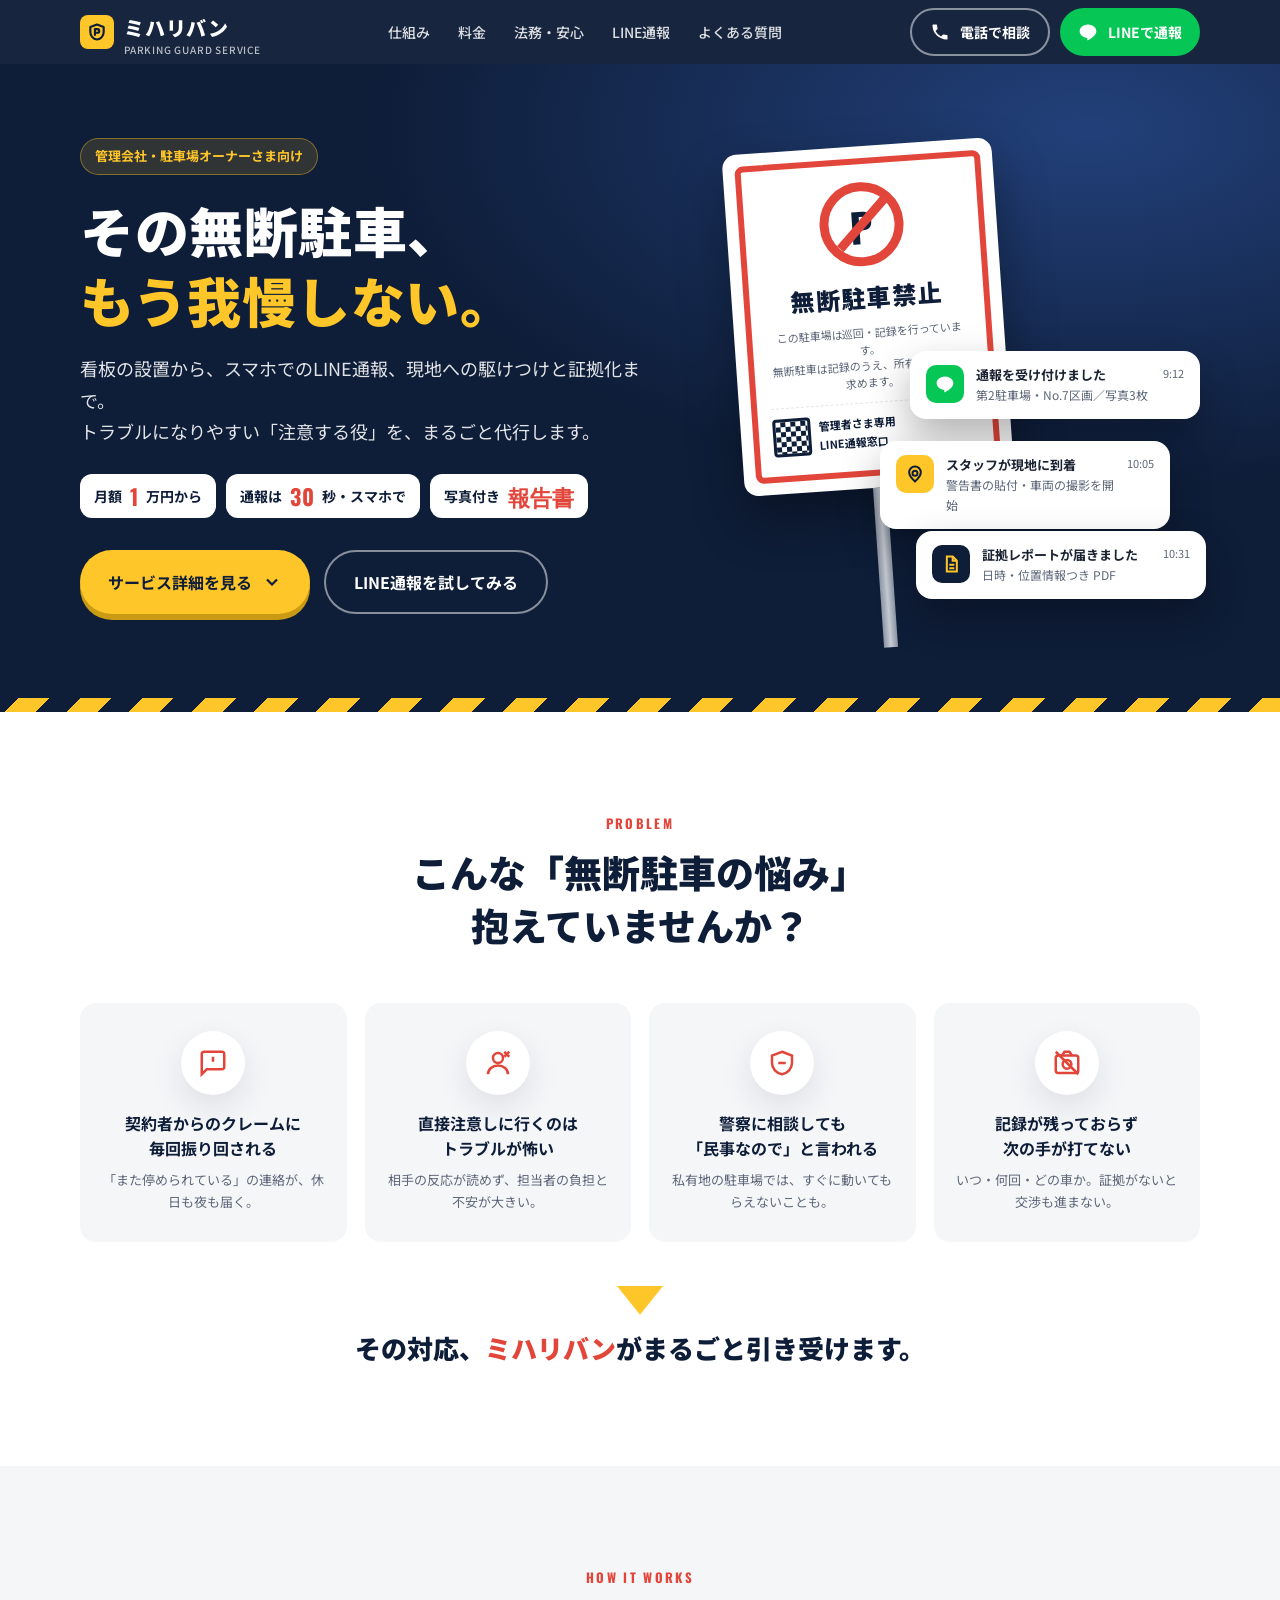
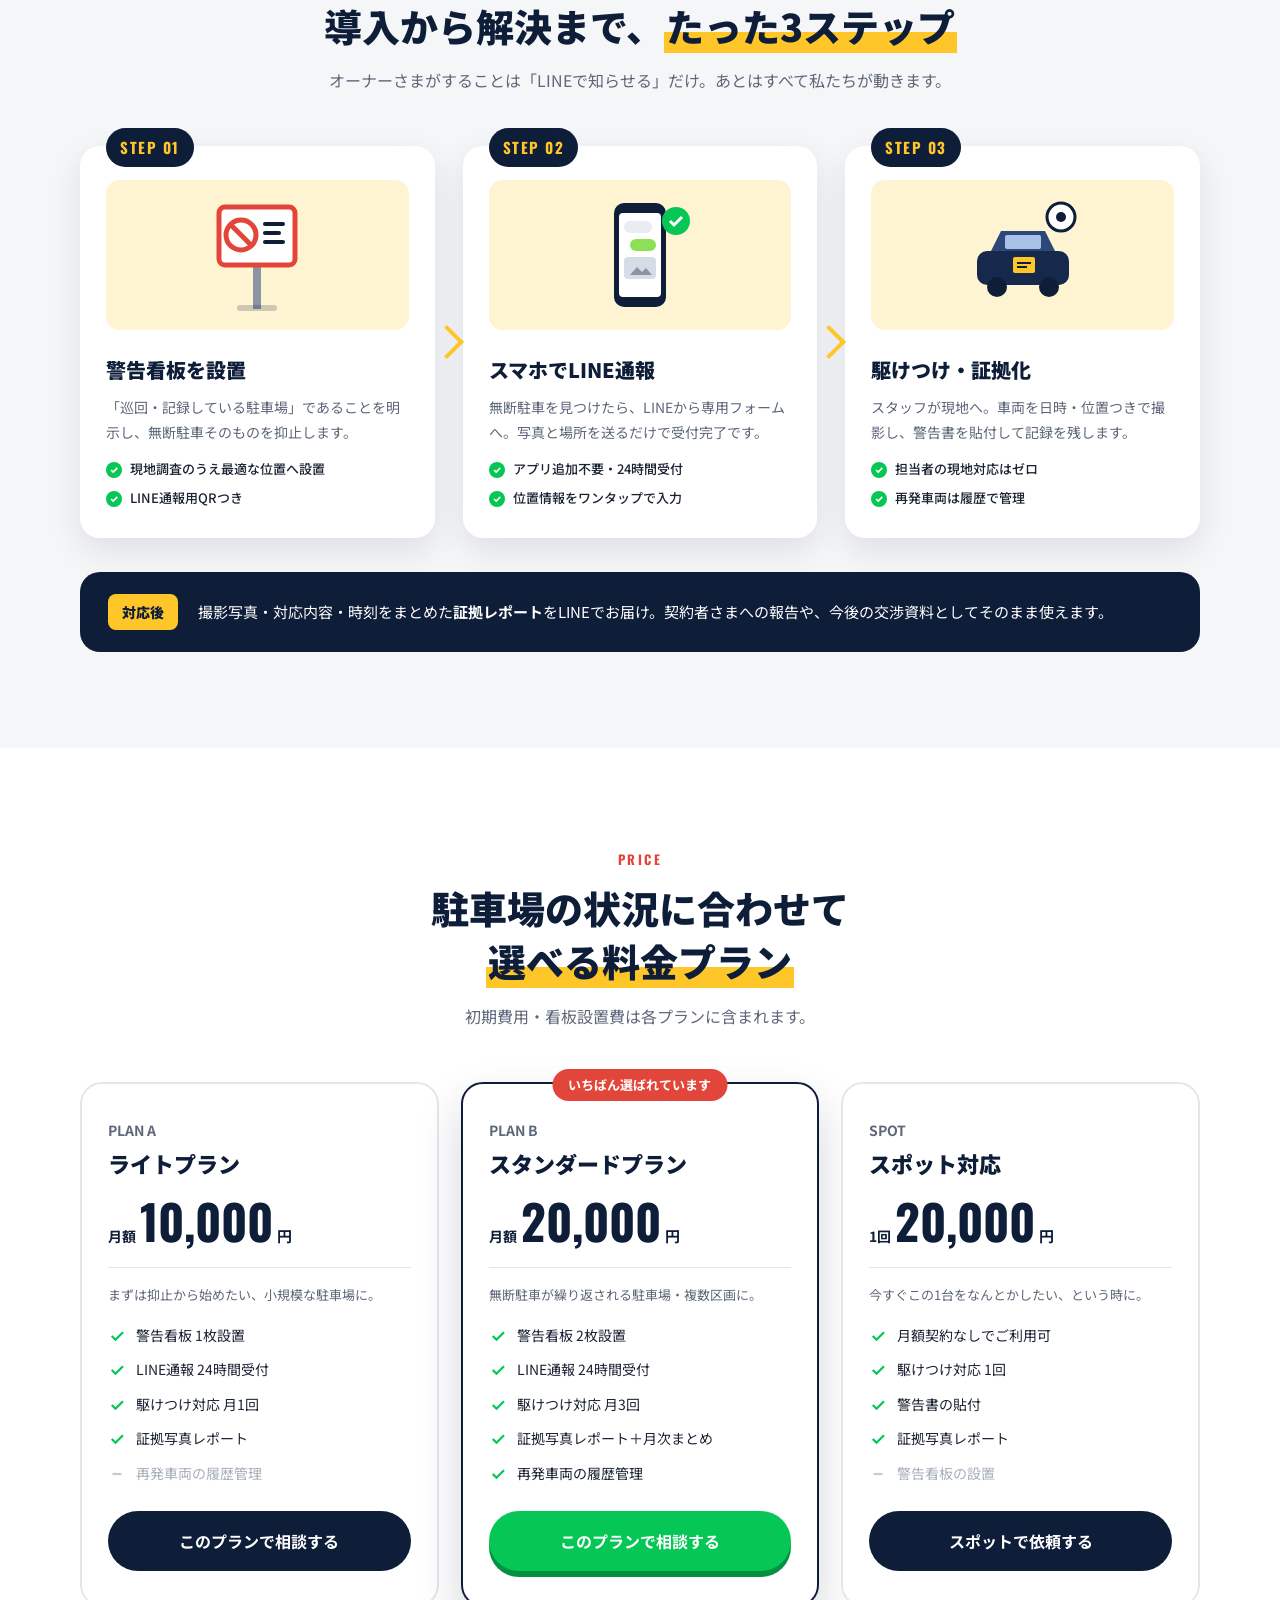
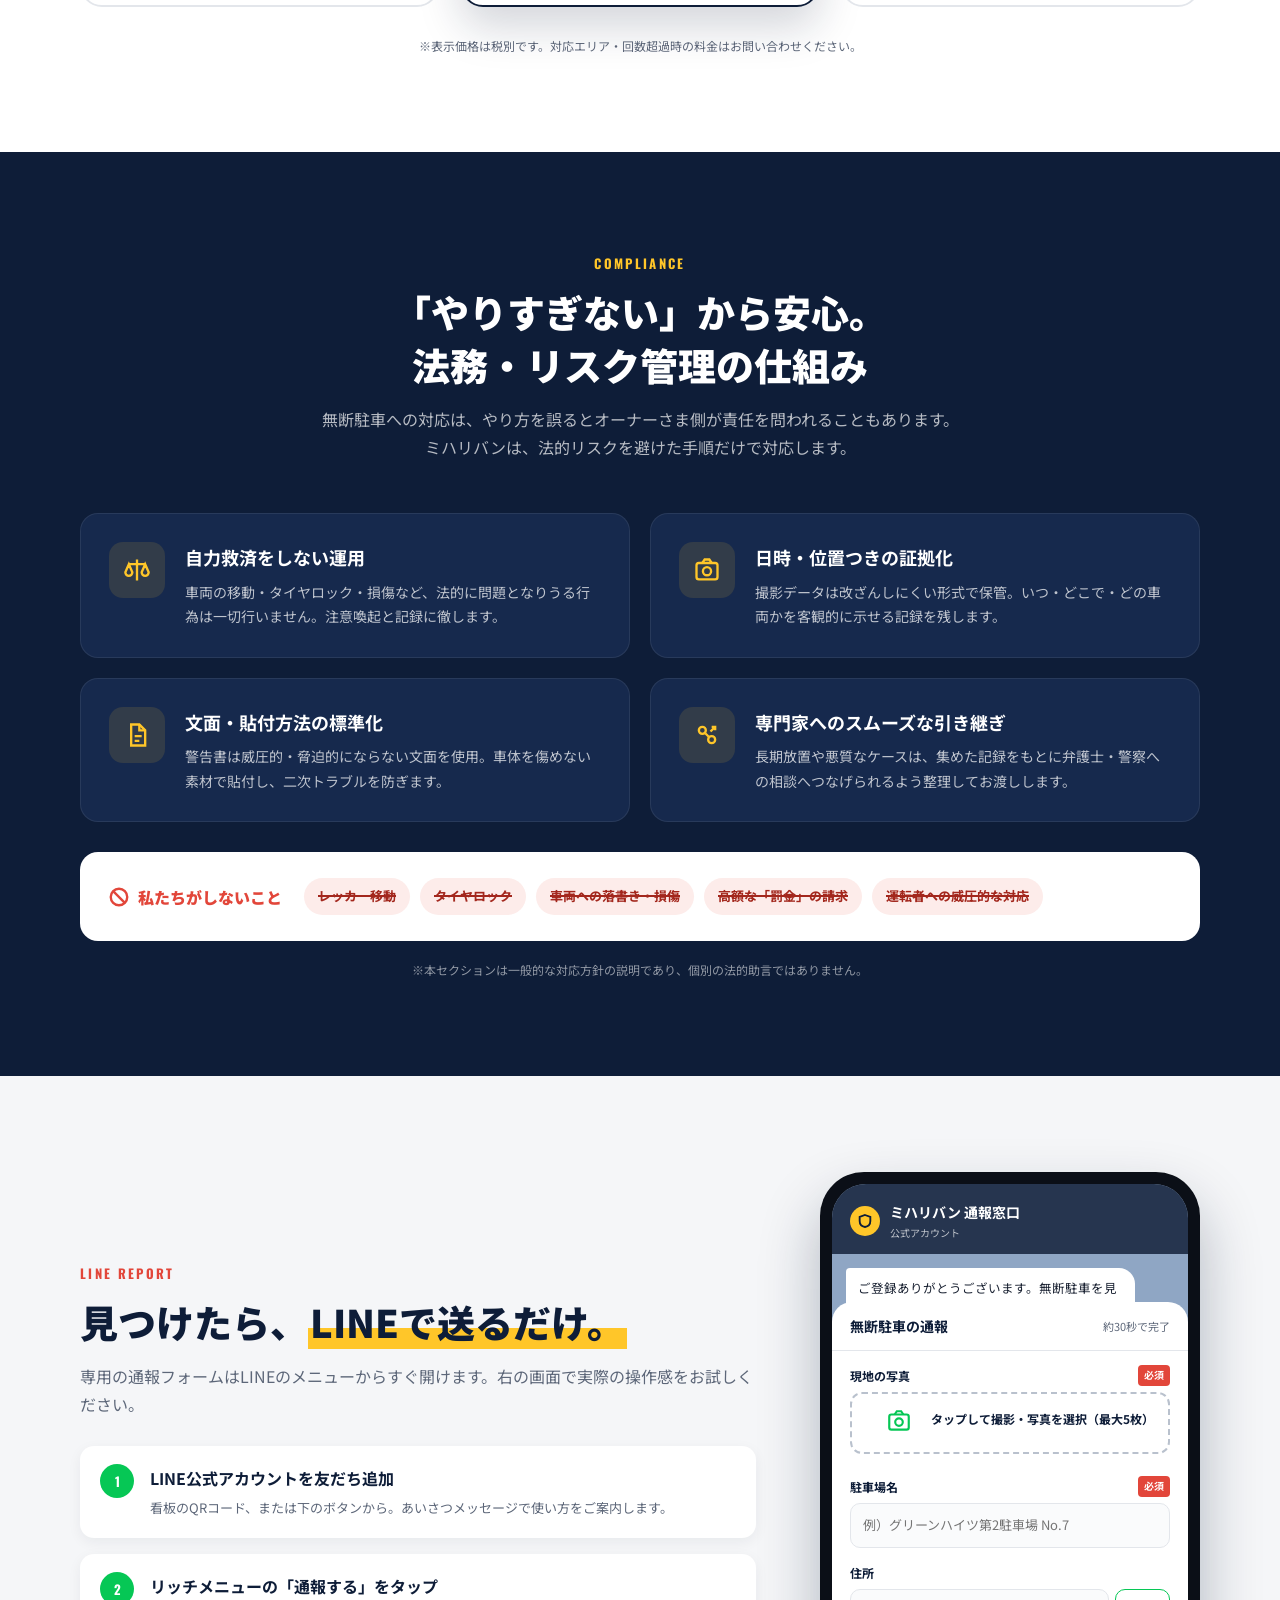
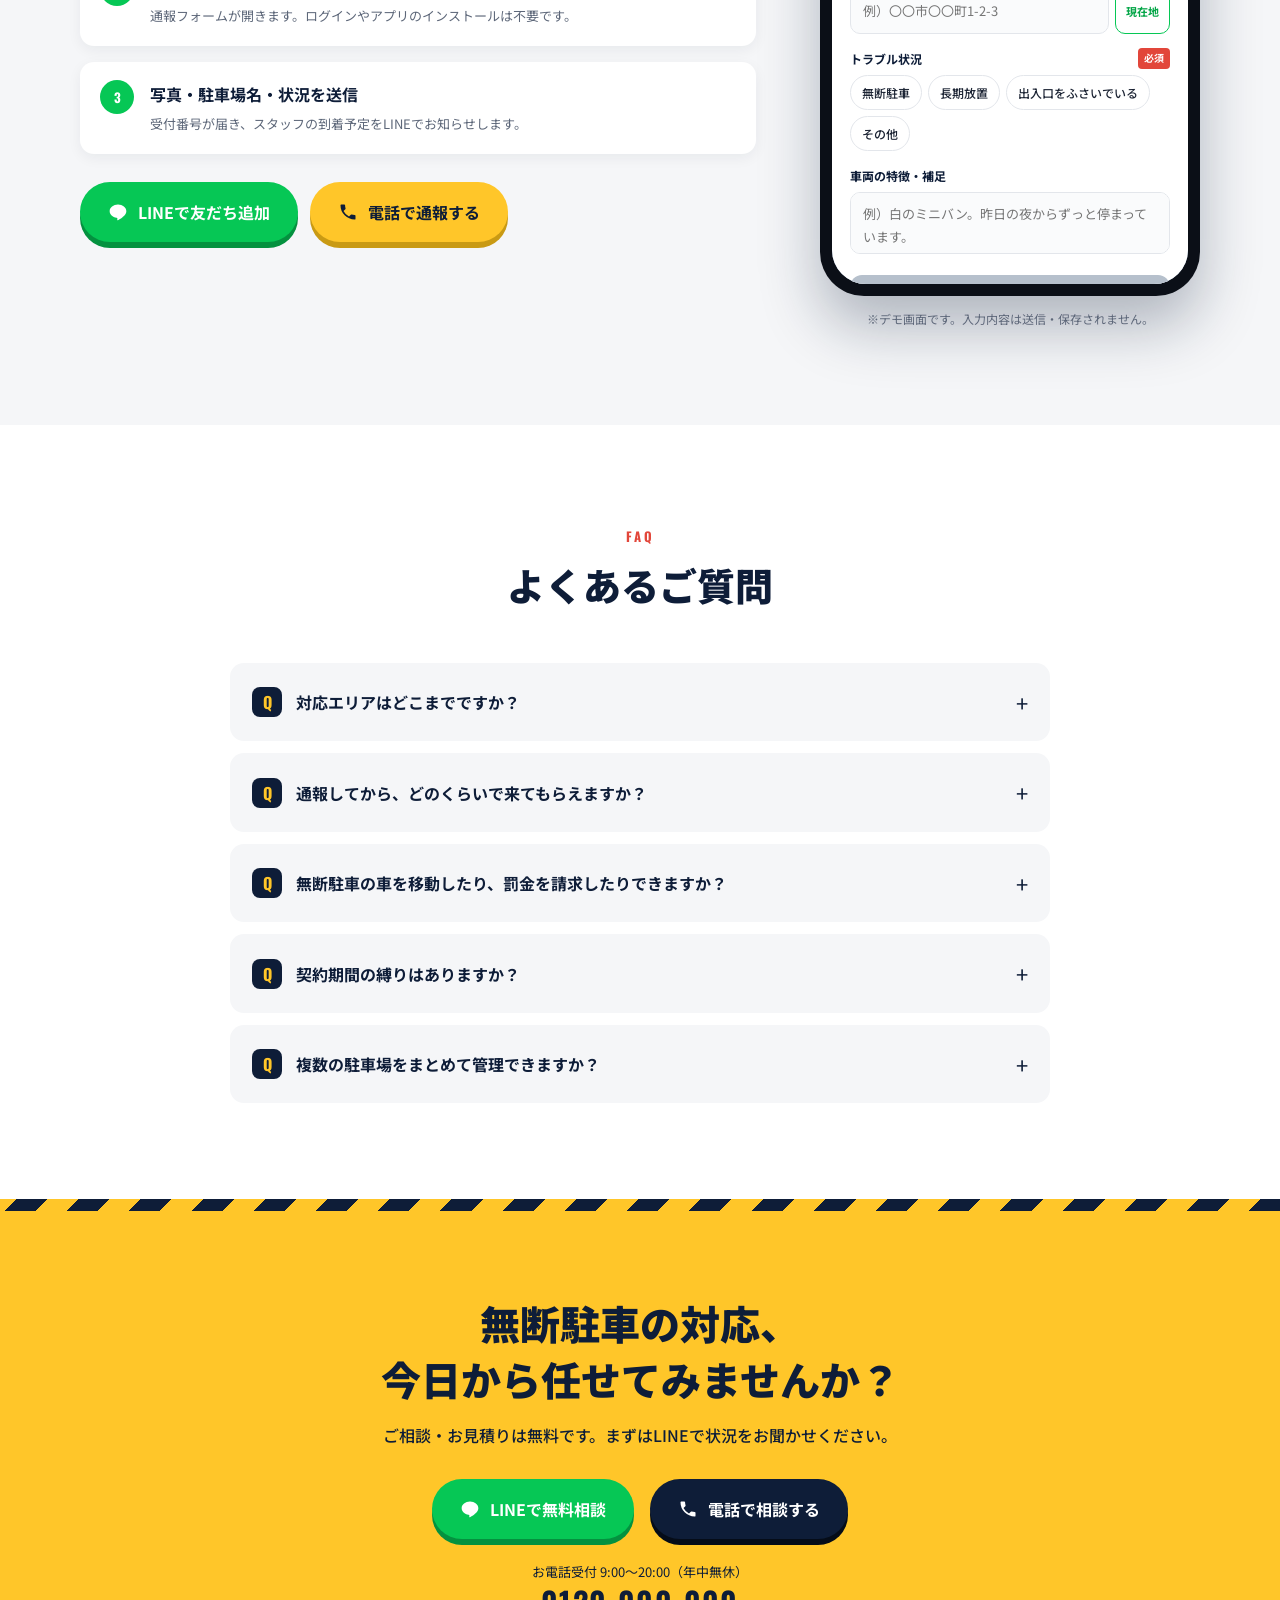
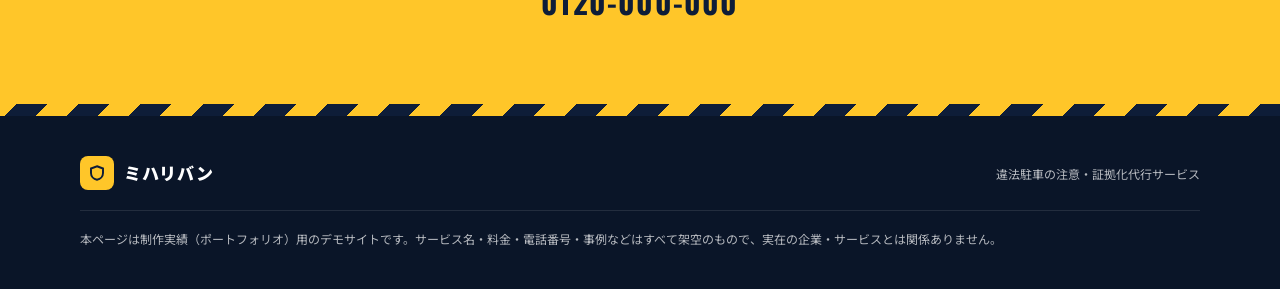
<file: works/mihariban/site/index.html>
<!doctype html>
<html lang="ja">
<head>
<meta charset="utf-8">
<meta name="viewport" content="width=device-width, initial-scale=1">
<title>ミハリバン｜違法駐車の注意・証拠化代行サービス</title>
<meta name="description" content="看板設置・LINE通報・駆けつけ証拠化まで。管理会社・駐車場オーナーの無断駐車対応をまるごと代行。月額1万円から。">
<link rel="preconnect" href="https://fonts.googleapis.com">
<link rel="preconnect" href="https://fonts.gstatic.com" crossorigin>
<link href="https://fonts.googleapis.com/css2?family=Noto+Sans+JP:wght@400;500;700;900&family=Oswald:wght@500;700&display=swap" rel="stylesheet">
<style>
:root{
  --navy:#0e1d38; --navy-2:#16294d; --ink:#1b2333; --muted:#5d6779;
  --yellow:#ffc629; --yellow-soft:#fff4d1; --red:#e2463a;
  --line:#06c755; --line-dark:#05a648;
  --bg:#f5f6f8; --card:#ffffff; --border:#e3e6eb;
  --radius:16px; --shadow:0 12px 32px rgba(14,29,56,.10);
  color-scheme:light;
}
*{box-sizing:border-box;margin:0;padding:0}
html{scroll-behavior:smooth}
body{font-family:"Noto Sans JP",system-ui,sans-serif;color:var(--ink);background:var(--bg);line-height:1.75;-webkit-font-smoothing:antialiased;overflow-x:hidden}
img,svg{display:block;max-width:100%}
a{color:inherit;text-decoration:none}
button{font:inherit;cursor:pointer;border:0;background:none}
.wrap{width:min(1120px,100% - 32px);margin-inline:auto}
.num{font-family:"Oswald",sans-serif;letter-spacing:.02em}

/* ---------- buttons ---------- */
.btn{display:inline-flex;align-items:center;justify-content:center;gap:10px;font-weight:700;border-radius:999px;padding:16px 28px;font-size:16px;transition:transform .15s,box-shadow .15s,background .15s;white-space:nowrap}
.btn:hover{transform:translateY(-2px)}
.btn-yellow{background:var(--yellow);color:var(--navy);box-shadow:0 6px 0 #c99a14}
.btn-yellow:hover{box-shadow:0 8px 0 #c99a14}
.btn-line{background:var(--line);color:#fff;box-shadow:0 6px 0 #04913f}
.btn-line:hover{box-shadow:0 8px 0 #04913f}
.btn-ghost{border:2px solid rgba(255,255,255,.5);color:#fff}
.btn-ghost:hover{background:rgba(255,255,255,.08)}
.btn-navy{background:var(--navy);color:#fff}
.btn svg{width:20px;height:20px;flex:none}

/* ---------- header ---------- */
body::before{content:"";position:fixed;inset:0 0 auto;height:env(safe-area-inset-top,0px);z-index:70;background:var(--navy)}
.hdr{position:sticky;top:env(safe-area-inset-top,0px);z-index:50;background:rgba(14,29,56,.96);backdrop-filter:blur(8px);color:#fff}
.hdr .wrap{display:flex;align-items:center;justify-content:space-between;height:64px}
.logo{display:flex;align-items:center;gap:10px;font-weight:900;font-size:20px;letter-spacing:.04em}
.logo-mark{width:34px;height:34px;border-radius:8px;background:var(--yellow);display:grid;place-items:center}
.logo small{display:block;font-size:10px;font-weight:500;opacity:.7;letter-spacing:.08em;line-height:1}
.hdr nav{display:flex;gap:28px;font-size:14px;font-weight:500}
.hdr nav a{opacity:.85}.hdr nav a:hover{opacity:1;color:var(--yellow)}
.hdr-cta{display:flex;gap:10px}
.hdr-cta .btn{padding:10px 18px;font-size:14px;box-shadow:none}
@media (max-width:900px){.hdr nav{display:none}}
@media (max-width:560px){.hdr-cta .tel-btn{display:none}.hdr-cta .btn{padding:9px 14px;font-size:13px}}

/* ---------- hero ---------- */
.hero{position:relative;background:radial-gradient(1200px 600px at 85% 10%,#22407a 0%,transparent 60%),var(--navy);color:#fff;overflow:hidden}
.hero::after{content:"";position:absolute;left:0;right:0;bottom:0;height:14px;background:repeating-linear-gradient(-45deg,var(--yellow) 0 22px,var(--navy) 22px 44px)}
.hero .wrap{display:grid;grid-template-columns:1.1fr .9fr;gap:40px;align-items:center;padding:72px 0 96px}
.eyebrow{display:inline-flex;align-items:center;gap:8px;background:rgba(255,198,41,.14);color:var(--yellow);border:1px solid rgba(255,198,41,.4);padding:6px 14px;border-radius:999px;font-size:13px;font-weight:700}
.hero h1{font-size:clamp(30px,4.6vw,54px);line-height:1.3;font-weight:900;margin:20px 0 18px;letter-spacing:.01em}
.hero h1 em{font-style:normal;color:var(--yellow);position:relative;white-space:nowrap}
.hero .lead{font-size:clamp(15px,1.6vw,18px);opacity:.88;max-width:34em}
.hero-badges{display:flex;flex-wrap:wrap;gap:10px;margin:26px 0 32px}
.hero-badges li{list-style:none;background:#fff;color:var(--navy);border-radius:12px;padding:10px 14px;font-weight:700;font-size:14px;display:flex;align-items:center;gap:8px}
.hero-badges b{font-family:"Oswald",sans-serif;font-size:22px;color:var(--red);line-height:1}
.hero-actions{display:flex;flex-wrap:wrap;gap:14px}

.hero-visual{position:relative;min-height:440px}
.sign{position:absolute;left:4%;top:10px;width:270px;background:#fff;border-radius:14px;padding:12px;box-shadow:0 24px 50px rgba(0,0,0,.35);transform:rotate(-4deg)}
.sign-inner{border:6px solid var(--red);border-radius:8px;padding:18px 14px;text-align:center;color:var(--navy)}
.sign-ban{width:84px;height:84px;margin:0 auto 10px;border-radius:50%;border:9px solid var(--red);position:relative;display:grid;place-items:center;font-family:"Oswald";font-size:40px;font-weight:700;color:var(--navy)}
.sign-ban::after{content:"";position:absolute;width:9px;height:100%;background:var(--red);transform:rotate(45deg)}
.sign h3{font-size:24px;font-weight:900;letter-spacing:.06em}
.sign p{font-size:11px;color:var(--muted);margin-top:6px;line-height:1.5}
.sign-qr{display:flex;align-items:center;gap:8px;margin-top:12px;padding-top:10px;border-top:1px dashed var(--border);font-size:11px;font-weight:700;text-align:left}
.sign-qr i{width:38px;height:38px;flex:none;background:
  conic-gradient(var(--navy) 25%,#fff 0 50%,var(--navy) 0 75%,#fff 0) 0 0/10px 10px;border:3px solid var(--navy);border-radius:4px}
.sign-pole{position:absolute;left:50%;bottom:-160px;width:14px;height:160px;background:linear-gradient(90deg,#8b94a3,#c7ccd4,#8b94a3);transform:translateX(-50%);z-index:-1}

.notif{position:absolute;right:0;width:290px;background:#fff;color:var(--ink);border-radius:16px;padding:14px 16px;box-shadow:0 18px 40px rgba(0,0,0,.3);display:flex;gap:12px;align-items:flex-start;font-size:13px;line-height:1.55}
.notif .ic{width:38px;height:38px;border-radius:10px;flex:none;display:grid;place-items:center}
.notif b{display:block;font-size:13px}
.notif span{color:var(--muted);font-size:12px}
.notif time{margin-left:auto;font-size:11px;color:var(--muted);flex:none}
.n1{top:215px;animation:float 5s ease-in-out infinite}
.n2{top:305px;right:30px;animation:float 5s ease-in-out -1.6s infinite}
.n3{top:395px;right:-6px;animation:float 5s ease-in-out -3.2s infinite}
.hero-visual{min-height:480px}
@keyframes float{0%,100%{transform:translateY(0)}50%{transform:translateY(-8px)}}
@media (max-width:900px){
  .hero .wrap{grid-template-columns:1fr;padding:48px 0 80px}
  .hero-visual{min-height:420px;max-width:440px;width:100%;margin:0 auto}
}
@media (max-width:480px){
  .hero-visual{min-height:440px}
  .sign{width:200px;left:0;padding:9px}
  .sign-inner{padding:14px 10px}
  .sign-ban{width:66px;height:66px;font-size:30px;border-width:7px}
  .sign h3{font-size:18px}
  .notif{width:min(268px,86%);padding:11px 13px;gap:10px}
  .notif time{display:none}
  .notif .ic{width:32px;height:32px}
  .n1{top:200px;right:0}.n2{top:280px;right:14px}.n3{top:360px;right:0}
}

/* ---------- sections ---------- */
section{padding:96px 0}
.sec-head{text-align:center;max-width:720px;margin:0 auto 52px}
.sec-label{display:inline-block;font-family:"Oswald";font-weight:700;letter-spacing:.18em;font-size:13px;color:var(--red);margin-bottom:10px}
.sec-head h2{font-size:clamp(24px,3.4vw,38px);line-height:1.4;font-weight:900;color:var(--navy)}
.sec-head h2 mark{background:linear-gradient(transparent 62%,var(--yellow) 62%);color:inherit;padding:0 2px}
.sec-head p{color:var(--muted);margin-top:14px}
@media (max-width:640px){section{padding:68px 0}.sec-head{margin-bottom:36px}}

/* pain */
.pain{background:#fff}
.pain-grid{display:grid;grid-template-columns:repeat(4,1fr);gap:18px}
.pain-card{background:var(--bg);border-radius:var(--radius);padding:28px 22px;text-align:center;position:relative}
.pain-card .ic{width:64px;height:64px;margin:0 auto 16px;border-radius:50%;background:#fff;display:grid;place-items:center;box-shadow:var(--shadow)}
.pain-card .ic svg{width:30px;height:30px}
.pain-card h3{font-size:16px;line-height:1.55;color:var(--navy);font-weight:700}
.pain-card p{font-size:13px;color:var(--muted);margin-top:8px}
.pain-arrow{text-align:center;margin-top:44px}
.pain-arrow svg{width:46px;margin:0 auto 10px;color:var(--yellow)}
.pain-arrow p{font-size:clamp(18px,2.4vw,26px);font-weight:900;color:var(--navy)}
.pain-arrow p span{color:var(--red)}
@media (max-width:900px){.pain-grid{grid-template-columns:repeat(2,1fr)}}
@media (max-width:420px){.pain-grid{grid-template-columns:1fr}}

/* steps */
.steps-list{display:grid;grid-template-columns:repeat(3,1fr);gap:28px;counter-reset:s;position:relative}
.step{background:#fff;border-radius:20px;padding:34px 26px 28px;box-shadow:var(--shadow);position:relative}
.step-no{position:absolute;top:-18px;left:26px;background:var(--navy);color:var(--yellow);font-family:"Oswald";font-weight:700;font-size:15px;padding:6px 14px;border-radius:999px;letter-spacing:.1em}
.step-illust{height:150px;border-radius:14px;background:var(--yellow-soft);display:grid;place-items:center;margin-bottom:22px;overflow:hidden}
.step-illust svg{height:120px;width:auto}
.step h3{font-size:20px;font-weight:900;color:var(--navy);margin-bottom:8px}
.step p{font-size:14px;color:var(--muted)}
.step ul{margin-top:14px;display:grid;gap:6px}
.step li{list-style:none;font-size:13px;font-weight:500;display:flex;gap:8px;align-items:flex-start}
.step li::before{content:"";width:16px;height:16px;flex:none;margin-top:4px;border-radius:50%;background:var(--line) url("data:image/svg+xml,%3Csvg xmlns='http://www.w3.org/2000/svg' viewBox='0 0 24 24' fill='none' stroke='white' stroke-width='4'%3E%3Cpath d='M5 12l5 5L20 7'/%3E%3C/svg%3E") center/10px no-repeat}
.step:not(:last-child)::after{content:"";position:absolute;right:-24px;top:50%;width:20px;height:20px;border-top:4px solid var(--yellow);border-right:4px solid var(--yellow);transform:translateY(-50%) rotate(45deg);z-index:2}
.steps-report{margin-top:34px;background:var(--navy);color:#fff;border-radius:20px;padding:22px 28px;display:flex;align-items:center;gap:20px;flex-wrap:wrap}
.steps-report .tag{background:var(--yellow);color:var(--navy);font-weight:900;padding:6px 14px;border-radius:8px;font-size:14px}
.steps-report p{flex:1;min-width:240px;font-size:15px}
@media (max-width:900px){
  .steps-list{grid-template-columns:1fr;gap:40px;max-width:520px;margin:0 auto}
  .step:not(:last-child)::after{right:auto;left:50%;top:auto;bottom:-30px;transform:translateX(-50%) rotate(135deg)}
}

/* plans */
.plans{background:#fff}
.plan-grid{display:grid;grid-template-columns:repeat(3,1fr);gap:22px;align-items:stretch}
.plan{border:2px solid var(--border);border-radius:22px;padding:34px 26px;display:flex;flex-direction:column;background:#fff;position:relative}
.plan.pop{border-color:var(--navy);box-shadow:0 20px 44px rgba(14,29,56,.18);transform:translateY(-10px)}
.plan .ribbon{position:absolute;top:-15px;left:50%;transform:translateX(-50%);background:var(--red);color:#fff;font-weight:700;font-size:13px;padding:5px 16px;border-radius:999px;white-space:nowrap}
.plan-name{font-size:14px;font-weight:700;color:var(--muted)}
.plan h3{font-size:22px;font-weight:900;color:var(--navy);margin:2px 0 14px}
.price{display:flex;align-items:baseline;gap:4px;color:var(--navy);padding-bottom:18px;border-bottom:1px solid var(--border)}
.price small{font-size:14px;font-weight:700}
.price strong{font-family:"Oswald";font-size:48px;line-height:1}
.price .unit{font-size:15px;font-weight:700}
.plan .for{font-size:13px;color:var(--muted);margin:16px 0}
.plan ul{display:grid;gap:10px;margin-bottom:26px;flex:1}
.plan li{list-style:none;font-size:14px;display:flex;gap:10px;align-items:flex-start}
.plan li svg{width:18px;height:18px;flex:none;margin-top:4px;color:var(--line)}
.plan li.off{color:#a7aebb}.plan li.off svg{color:#c6cbd3}
.plan .btn{width:100%}
.plan-note{text-align:center;font-size:12px;color:var(--muted);margin-top:28px}
@media (max-width:900px){.plan-grid{grid-template-columns:1fr;max-width:460px;margin:0 auto}.plan.pop{transform:none;order:-1}}

/* legal */
.legal{background:var(--navy);color:#fff;position:relative;overflow:hidden}
.legal .sec-head h2{color:#fff}
.legal .sec-head p{color:rgba(255,255,255,.7)}
.legal .sec-label{color:var(--yellow)}
.legal-grid{display:grid;grid-template-columns:repeat(2,1fr);gap:20px}
.legal-card{background:var(--navy-2);border:1px solid rgba(255,255,255,.08);border-radius:18px;padding:28px;display:flex;gap:20px}
.legal-card .ic{width:56px;height:56px;flex:none;border-radius:14px;background:rgba(255,198,41,.12);display:grid;place-items:center;color:var(--yellow)}
.legal-card .ic svg{width:28px;height:28px}
.legal-card h3{font-size:18px;font-weight:700;margin-bottom:6px}
.legal-card p{font-size:14px;color:rgba(255,255,255,.72)}
.dont{margin-top:30px;background:#fff;color:var(--ink);border-radius:18px;padding:26px 28px;display:grid;grid-template-columns:auto 1fr;gap:22px;align-items:center}
.dont h3{font-size:16px;font-weight:900;color:var(--red);display:flex;align-items:center;gap:8px;white-space:nowrap}
.dont ul{display:flex;flex-wrap:wrap;gap:10px}
.dont li{list-style:none;background:#fdecea;color:#a3271d;font-size:13px;font-weight:700;padding:7px 14px;border-radius:999px;text-decoration:line-through;text-decoration-thickness:2px}
.legal-disc{font-size:12px;color:rgba(255,255,255,.55);margin-top:18px;text-align:center}
@media (max-width:760px){.legal-grid{grid-template-columns:1fr}.dont{grid-template-columns:1fr}.legal-card{padding:22px}}

/* report (LINE form) */
.report .wrap{display:grid;grid-template-columns:1fr 380px;gap:64px;align-items:center}
.report .sec-head{text-align:left;margin:0 0 28px}
.flow{display:grid;gap:16px}
.flow li{list-style:none;display:flex;gap:16px;align-items:flex-start;background:#fff;border-radius:14px;padding:18px 20px;box-shadow:0 4px 14px rgba(14,29,56,.06)}
.flow .n{width:34px;height:34px;flex:none;border-radius:50%;background:var(--line);color:#fff;font-family:"Oswald";font-weight:700;display:grid;place-items:center}
.flow b{display:block;color:var(--navy)}
.flow span{font-size:13px;color:var(--muted)}
.report-actions{display:flex;flex-wrap:wrap;gap:12px;margin-top:28px}

.phone{width:100%;max-width:380px;margin:0 auto;background:#0b0f17;border-radius:44px;padding:12px;box-shadow:0 30px 60px rgba(14,29,56,.3)}
.screen{background:#8fa6c4;border-radius:34px;overflow:hidden;height:700px;display:flex;flex-direction:column;position:relative}
.ph-top{background:#26354f;color:#fff;padding:16px 18px 12px;display:flex;align-items:center;gap:10px;font-size:14px;font-weight:700}
.ph-top .av{width:30px;height:30px;border-radius:50%;background:var(--yellow);display:grid;place-items:center}
.ph-top small{display:block;font-size:10px;font-weight:400;opacity:.7}
.chat{padding:14px;display:grid;gap:10px;align-content:start}
.bubble{background:#fff;border-radius:4px 16px 16px 16px;padding:10px 12px;font-size:12.5px;line-height:1.6;max-width:88%}
.bubble.me{justify-self:end;background:#8de055;border-radius:16px 4px 16px 16px}
.form-sheet{position:absolute;left:0;right:0;bottom:0;top:118px;background:#fff;border-radius:20px 20px 0 0;display:flex;flex-direction:column;transform:translateY(0);transition:transform .45s cubic-bezier(.2,.8,.2,1)}
.sheet-bar{padding:12px 18px;border-bottom:1px solid var(--border);display:flex;align-items:center;justify-content:space-between}
.sheet-bar b{font-size:14px;color:var(--navy)}
.sheet-bar span{font-size:11px;color:var(--muted)}
.sheet-body{padding:14px 18px 18px;overflow-y:auto;flex:1;display:grid;gap:14px;align-content:start}
.fld label,.fld .lbl{display:flex;justify-content:space-between;font-size:12px;font-weight:700;margin-bottom:6px;color:var(--navy)}
.req{color:#fff;background:var(--red);font-size:10px;padding:1px 6px;border-radius:4px;font-weight:700}
.fld input[type=text],.fld textarea{width:100%;border:1.5px solid var(--border);border-radius:10px;padding:10px 12px;font:inherit;font-size:13px;background:#fafbfc}
.fld input:focus,.fld textarea:focus{outline:none;border-color:var(--line);background:#fff}
.fld textarea{resize:none;height:62px}
.upload{border:2px dashed #b9c1cd;border-radius:12px;padding:14px;text-align:center;font-size:12px;color:var(--muted);cursor:pointer;display:block;transition:border-color .2s}
.upload:hover{border-color:var(--line)}
.upload svg{width:26px;height:26px;margin:0 auto 4px;color:var(--line)}
.upload input{display:none}
.thumbs{display:flex;gap:6px;margin-top:8px;flex-wrap:wrap}
.thumbs img{width:54px;height:54px;object-fit:cover;border-radius:8px}
.chips{display:flex;flex-wrap:wrap;gap:6px}
.chips label{margin:0;font-weight:500;font-size:12px;color:var(--ink);cursor:pointer}
.chips input{display:none}
.chips span{display:inline-block;border:1.5px solid var(--border);padding:6px 11px;border-radius:999px}
.chips input:checked+span{border-color:var(--line);background:#e7f9ee;color:var(--line-dark);font-weight:700}
.geo{display:flex;gap:6px}
.geo input{flex:1}
.geo button{flex:none;font-size:11px;font-weight:700;color:var(--line-dark);border:1.5px solid var(--line);border-radius:10px;padding:0 10px;background:#fff}
.submit{background:var(--line);color:#fff;font-weight:700;border-radius:12px;padding:13px;font-size:14px;width:100%}
.submit:disabled{background:#b6c0cc;cursor:not-allowed}
.done{position:absolute;z-index:3;inset:118px 0 0 0;background:#fff;border-radius:20px 20px 0 0;display:none;flex-direction:column;align-items:center;justify-content:center;text-align:center;padding:30px;gap:12px}
.done.show{display:flex;animation:pop .4s ease}
.done .ok{width:70px;height:70px;border-radius:50%;background:var(--line);display:grid;place-items:center;color:#fff}
.done .ok svg{width:36px}
.done h4{font-size:17px;color:var(--navy)}
.done p{font-size:12.5px;color:var(--muted)}
.done .rid{font-family:"Oswald";font-size:20px;color:var(--navy);background:var(--bg);padding:6px 16px;border-radius:8px}
@keyframes pop{from{opacity:0;transform:scale(.96)}to{opacity:1;transform:none}}
.demo-tag{display:inline-block;margin-top:12px;font-size:12px;color:var(--muted)}
@media (max-width:960px){
  .report .wrap{grid-template-columns:1fr;gap:44px}
  .report .sec-head{text-align:center}
  .report-actions{justify-content:center}
}
@media (max-width:420px){.screen{height:640px}.phone{border-radius:36px;padding:9px}.screen{border-radius:28px}}

/* faq */
.faq{background:#fff}
.faq-list{max-width:820px;margin:0 auto;display:grid;gap:12px}
.faq details{background:var(--bg);border-radius:14px;padding:0 22px}
.faq summary{list-style:none;cursor:pointer;display:flex;gap:14px;align-items:center;padding:20px 0;font-weight:700;color:var(--navy)}
.faq summary::-webkit-details-marker{display:none}
.faq summary::before{content:"Q";font-family:"Oswald";color:var(--yellow);background:var(--navy);width:30px;height:30px;border-radius:8px;display:grid;place-items:center;flex:none}
.faq summary::after{content:"+";margin-left:auto;font-size:22px;font-weight:400;transition:transform .2s}
.faq details[open] summary::after{transform:rotate(45deg)}
.faq details p{padding:0 0 20px 44px;font-size:14px;color:var(--muted)}

/* cta */
.cta{background:var(--yellow);position:relative;overflow:hidden}
.cta::before,.cta::after{content:"";position:absolute;left:0;right:0;height:12px;background:repeating-linear-gradient(-45deg,var(--navy) 0 22px,var(--yellow) 22px 44px)}
.cta::before{top:0}.cta::after{bottom:0}
.cta .wrap{text-align:center}
.cta h2{font-size:clamp(24px,3.6vw,40px);font-weight:900;color:var(--navy);line-height:1.4}
.cta p{margin:14px 0 30px;color:var(--navy);font-weight:500}
.cta-btns{display:flex;justify-content:center;gap:16px;flex-wrap:wrap}
.cta .btn-navy{box-shadow:0 6px 0 #050c18}
.cta-tel{margin-top:22px;font-size:13px;color:var(--navy)}
.cta-tel b{font-family:"Oswald";font-size:30px;display:block;line-height:1.2;letter-spacing:.04em}

/* footer */
footer{background:#0a1528;color:rgba(255,255,255,.7);padding:40px 0 110px;font-size:12px}
footer .wrap{display:flex;flex-wrap:wrap;justify-content:space-between;gap:20px;align-items:center}
footer .logo{color:#fff;font-size:17px}
.demo-note{width:100%;border-top:1px solid rgba(255,255,255,.1);padding-top:18px;line-height:1.7}
@media (min-width:761px){footer{padding-bottom:40px}}

/* sticky sp bar */
.sp-bar{position:fixed;left:0;right:0;bottom:0;z-index:60;display:none;gap:8px;padding:10px 12px calc(10px + env(safe-area-inset-bottom));background:rgba(255,255,255,.96);box-shadow:0 -6px 20px rgba(0,0,0,.1)}
.sp-bar .btn{flex:1;padding:13px 10px;font-size:14px;box-shadow:none}
@media (max-width:760px){.sp-bar{display:flex}}

/* reveal */
.rv{transition:transform .6s ease}
.rv:not(.in){transform:translateY(10px)}
.rv.in{transform:none}
@media (prefers-reduced-motion:reduce){
  html{scroll-behavior:auto}
  .rv{opacity:1;transform:none;transition:none}
  .n1,.n2,.n3{animation:none}
}
</style>
</head>
<body>

<!-- ===== header ===== -->
<header class="hdr">
  <div class="wrap">
    <a href="#top" class="logo" aria-label="ミハリバン トップへ">
      <span class="logo-mark"><svg width="20" height="20" viewBox="0 0 24 24" fill="none" stroke="#0e1d38" stroke-width="2.6" stroke-linecap="round" stroke-linejoin="round"><path d="M12 3l8 3v6c0 4.5-3.4 8.2-8 9-4.6-.8-8-4.5-8-9V6l8-3z"/><path d="M9.5 15.5V8.5h3a2.2 2.2 0 010 4.4h-3"/></svg></span>
      <span>ミハリバン<small>PARKING GUARD SERVICE</small></span>
    </a>
    <nav aria-label="ページ内メニュー">
      <a href="#steps">仕組み</a><a href="#plans">料金</a><a href="#legal">法務・安心</a><a href="#report">LINE通報</a><a href="#faq">よくある質問</a>
    </nav>
    <div class="hdr-cta">
      <a href="tel:0120000000" class="btn btn-ghost tel-btn"><svg viewBox="0 0 24 24" fill="currentColor"><path d="M6.6 10.8a15.1 15.1 0 006.6 6.6l2.2-2.2a1 1 0 011-.25 11.4 11.4 0 003.6.57 1 1 0 011 1V20a1 1 0 01-1 1A17 17 0 013 4a1 1 0 011-1h3.5a1 1 0 011 1c0 1.25.2 2.45.57 3.6a1 1 0 01-.25 1z"/></svg>電話で相談</a>
      <a href="#report" class="btn btn-line"><svg viewBox="0 0 24 24" fill="currentColor"><path d="M12 3C6.5 3 2 6.6 2 11c0 3.9 3.5 7.2 8.3 7.9.3.1.8.2.9.5.1.3.1.7 0 1l-.1.9c0 .3-.2 1 .9.5s5.9-3.5 8-6c1.4-1.6 2-3.2 2-4.8C22 6.6 17.5 3 12 3z"/></svg>LINEで通報</a>
    </div>
  </div>
</header>

<main id="top">

<!-- ===== 1. FV ===== -->
<section class="hero" style="padding:0">
  <div class="wrap">
    <div>
      <span class="eyebrow">管理会社・駐車場オーナーさま向け</span>
      <h1>その無断駐車、<br><em>もう我慢しない。</em></h1>
      <p class="lead">看板の設置から、スマホでのLINE通報、現地への駆けつけと証拠化まで。<br>トラブルになりやすい「注意する役」を、まるごと代行します。</p>
      <ul class="hero-badges">
        <li>月額<b class="num">1</b>万円から</li>
        <li>通報は<b class="num">30</b>秒・スマホで</li>
        <li>写真付き<b>報告書</b></li>
      </ul>
      <div class="hero-actions">
        <a href="#steps" class="btn btn-yellow">サービス詳細を見る<svg viewBox="0 0 24 24" fill="none" stroke="currentColor" stroke-width="2.6"><path d="M6 9l6 6 6-6"/></svg></a>
        <a href="#report" class="btn btn-ghost">LINE通報を試してみる</a>
      </div>
    </div>

    <div class="hero-visual" aria-hidden="true">
      <div class="sign">
        <div class="sign-inner">
          <div class="sign-ban">P</div>
          <h3>無断駐車禁止</h3>
          <p>この駐車場は巡回・記録を行っています。<br>無断駐車は記録のうえ、所有者へ対応を求めます。</p>
          <div class="sign-qr"><i></i><span>管理者さま専用<br>LINE通報窓口</span></div>
        </div>
        <div class="sign-pole"></div>
      </div>
      <div class="notif n1">
        <div class="ic" style="background:var(--line)"><svg width="20" viewBox="0 0 24 24" fill="#fff"><path d="M12 3C6.5 3 2 6.6 2 11c0 3.9 3.5 7.2 8.3 7.9.3.1.8.2.9.5.1.3.1.7 0 1l-.1.9c0 .3-.2 1 .9.5s5.9-3.5 8-6c1.4-1.6 2-3.2 2-4.8C22 6.6 17.5 3 12 3z"/></svg></div>
        <div><b>通報を受け付けました</b><span>第2駐車場・No.7区画／写真3枚</span></div><time>9:12</time>
      </div>
      <div class="notif n2">
        <div class="ic" style="background:var(--yellow)"><svg width="20" viewBox="0 0 24 24" fill="none" stroke="#0e1d38" stroke-width="2.4"><circle cx="12" cy="11" r="3"/><path d="M12 21s-7-6.2-7-11a7 7 0 0114 0c0 4.8-7 11-7 11z"/></svg></div>
        <div><b>スタッフが現地に到着</b><span>警告書の貼付・車両の撮影を開始</span></div><time>10:05</time>
      </div>
      <div class="notif n3">
        <div class="ic" style="background:var(--navy)"><svg width="20" viewBox="0 0 24 24" fill="none" stroke="#ffc629" stroke-width="2.4"><path d="M7 3h7l5 5v13H7z"/><path d="M14 3v5h5M10 13h6M10 17h6"/></svg></div>
        <div><b>証拠レポートが届きました</b><span>日時・位置情報つき PDF</span></div><time>10:31</time>
      </div>
    </div>
  </div>
</section>

<!-- ===== pain ===== -->
<section class="pain">
  <div class="wrap">
    <div class="sec-head rv">
      <span class="sec-label">PROBLEM</span>
      <h2>こんな「無断駐車の悩み」<br>抱えていませんか？</h2>
    </div>
    <div class="pain-grid">
      <div class="pain-card rv">
        <div class="ic"><svg viewBox="0 0 24 24" fill="none" stroke="#e2463a" stroke-width="2"><path d="M21 15a2 2 0 01-2 2H7l-4 4V5a2 2 0 012-2h14a2 2 0 012 2z"/><path d="M12 7v4M12 14h.01"/></svg></div>
        <h3>契約者からのクレームに<br>毎回振り回される</h3>
        <p>「また停められている」の連絡が、休日も夜も届く。</p>
      </div>
      <div class="pain-card rv">
        <div class="ic"><svg viewBox="0 0 24 24" fill="none" stroke="#e2463a" stroke-width="2"><circle cx="12" cy="8" r="4"/><path d="M4 21c0-4 3.6-7 8-7s8 3 8 7"/><path d="M17 3l4 4M21 3l-4 4"/></svg></div>
        <h3>直接注意しに行くのは<br>トラブルが怖い</h3>
        <p>相手の反応が読めず、担当者の負担と不安が大きい。</p>
      </div>
      <div class="pain-card rv">
        <div class="ic"><svg viewBox="0 0 24 24" fill="none" stroke="#e2463a" stroke-width="2"><path d="M12 3l8 3v6c0 4.5-3.4 8.2-8 9-4.6-.8-8-4.5-8-9V6l8-3z"/><path d="M9 12h6"/></svg></div>
        <h3>警察に相談しても<br>「民事なので」と言われる</h3>
        <p>私有地の駐車場では、すぐに動いてもらえないことも。</p>
      </div>
      <div class="pain-card rv">
        <div class="ic"><svg viewBox="0 0 24 24" fill="none" stroke="#e2463a" stroke-width="2"><rect x="3" y="6" width="18" height="14" rx="2"/><circle cx="12" cy="13" r="3.5"/><path d="M8 6l2-3h4l2 3"/><path d="M3 3l18 18"/></svg></div>
        <h3>記録が残っておらず<br>次の手が打てない</h3>
        <p>いつ・何回・どの車か。証拠がないと交渉も進まない。</p>
      </div>
    </div>
    <div class="pain-arrow rv">
      <svg viewBox="0 0 48 30" fill="currentColor"><path d="M0 0h48L24 30z"/></svg>
      <p>その対応、<span>ミハリバン</span>がまるごと引き受けます。</p>
    </div>
  </div>
</section>

<!-- ===== 2. steps ===== -->
<section class="steps" id="steps">
  <div class="wrap">
    <div class="sec-head rv">
      <span class="sec-label">HOW IT WORKS</span>
      <h2>導入から解決まで、<mark>たった3ステップ</mark></h2>
      <p>オーナーさまがすることは「LINEで知らせる」だけ。あとはすべて私たちが動きます。</p>
    </div>
    <div class="steps-list">
      <div class="step rv">
        <span class="step-no">STEP 01</span>
        <div class="step-illust">
          <svg viewBox="0 0 120 120"><rect x="56" y="62" width="8" height="52" fill="#8b94a3"/><rect x="22" y="12" width="76" height="58" rx="6" fill="#fff" stroke="#e2463a" stroke-width="5"/><circle cx="44" cy="40" r="15" fill="none" stroke="#e2463a" stroke-width="5"/><path d="M34 30l20 20" stroke="#e2463a" stroke-width="5"/><rect x="66" y="27" width="22" height="4" rx="2" fill="#0e1d38"/><rect x="66" y="36" width="18" height="4" rx="2" fill="#0e1d38"/><rect x="66" y="45" width="22" height="4" rx="2" fill="#0e1d38"/><rect x="40" y="110" width="40" height="6" rx="3" fill="#0e1d38" opacity=".2"/></svg>
        </div>
        <h3>警告看板を設置</h3>
        <p>「巡回・記録している駐車場」であることを明示し、無断駐車そのものを抑止します。</p>
        <ul><li>現地調査のうえ最適な位置へ設置</li><li>LINE通報用QRつき</li></ul>
      </div>
      <div class="step rv">
        <span class="step-no">STEP 02</span>
        <div class="step-illust">
          <svg viewBox="0 0 120 120"><rect x="34" y="8" width="52" height="104" rx="10" fill="#0e1d38"/><rect x="39" y="18" width="42" height="84" rx="4" fill="#fff"/><rect x="44" y="26" width="28" height="12" rx="6" fill="#e9edf2"/><rect x="50" y="44" width="26" height="12" rx="6" fill="#8de055"/><rect x="44" y="62" width="32" height="22" rx="4" fill="#d6dde6"/><path d="M50 80l7-8 5 5 4-4 6 7z" fill="#8b94a3"/><circle cx="96" cy="26" r="14" fill="#06c755"/><path d="M90 26l4 4 8-8" stroke="#fff" stroke-width="3" fill="none"/></svg>
        </div>
        <h3>スマホでLINE通報</h3>
        <p>無断駐車を見つけたら、LINEから専用フォームへ。写真と場所を送るだけで受付完了です。</p>
        <ul><li>アプリ追加不要・24時間受付</li><li>位置情報をワンタップで入力</li></ul>
      </div>
      <div class="step rv">
        <span class="step-no">STEP 03</span>
        <div class="step-illust">
          <svg viewBox="0 0 120 120"><rect x="14" y="56" width="92" height="34" rx="10" fill="#16294d"/><path d="M28 56l10-20h44l10 20z" fill="#2c4778"/><rect x="42" y="40" width="36" height="14" rx="2" fill="#a9c3e8"/><circle cx="34" cy="92" r="10" fill="#0e1d38"/><circle cx="86" cy="92" r="10" fill="#0e1d38"/><rect x="50" y="62" width="22" height="16" rx="2" fill="#ffc629"/><rect x="54" y="67" width="14" height="2" fill="#0e1d38"/><rect x="54" y="71" width="10" height="2" fill="#0e1d38"/><circle cx="98" cy="22" r="14" fill="#fff" stroke="#0e1d38" stroke-width="3"/><circle cx="98" cy="22" r="5" fill="#0e1d38"/></svg>
        </div>
        <h3>駆けつけ・証拠化</h3>
        <p>スタッフが現地へ。車両を日時・位置つきで撮影し、警告書を貼付して記録を残します。</p>
        <ul><li>担当者の現地対応はゼロ</li><li>再発車両は履歴で管理</li></ul>
      </div>
    </div>
    <div class="steps-report rv">
      <span class="tag">対応後</span>
      <p>撮影写真・対応内容・時刻をまとめた<strong>証拠レポート</strong>をLINEでお届け。契約者さまへの報告や、今後の交渉資料としてそのまま使えます。</p>
    </div>
  </div>
</section>

<!-- ===== 3. plans ===== -->
<section class="plans" id="plans">
  <div class="wrap">
    <div class="sec-head rv">
      <span class="sec-label">PRICE</span>
      <h2>駐車場の状況に合わせて<br><mark>選べる料金プラン</mark></h2>
      <p>初期費用・看板設置費は各プランに含まれます。</p>
    </div>
    <div class="plan-grid">
      <div class="plan rv">
        <span class="plan-name">PLAN A</span>
        <h3>ライトプラン</h3>
        <div class="price"><small>月額</small><strong>10,000</strong><span class="unit">円</span></div>
        <p class="for">まずは抑止から始めたい、小規模な駐車場に。</p>
        <ul>
          <li><svg viewBox="0 0 24 24" fill="none" stroke="currentColor" stroke-width="3"><path d="M5 12l5 5L20 7"/></svg>警告看板 1枚設置</li>
          <li><svg viewBox="0 0 24 24" fill="none" stroke="currentColor" stroke-width="3"><path d="M5 12l5 5L20 7"/></svg>LINE通報 24時間受付</li>
          <li><svg viewBox="0 0 24 24" fill="none" stroke="currentColor" stroke-width="3"><path d="M5 12l5 5L20 7"/></svg>駆けつけ対応 月1回</li>
          <li><svg viewBox="0 0 24 24" fill="none" stroke="currentColor" stroke-width="3"><path d="M5 12l5 5L20 7"/></svg>証拠写真レポート</li>
          <li class="off"><svg viewBox="0 0 24 24" fill="none" stroke="currentColor" stroke-width="3"><path d="M6 12h12"/></svg>再発車両の履歴管理</li>
        </ul>
        <a href="#report" class="btn btn-navy">このプランで相談する</a>
      </div>
      <div class="plan pop rv">
        <span class="ribbon">いちばん選ばれています</span>
        <span class="plan-name">PLAN B</span>
        <h3>スタンダードプラン</h3>
        <div class="price"><small>月額</small><strong>20,000</strong><span class="unit">円</span></div>
        <p class="for">無断駐車が繰り返される駐車場・複数区画に。</p>
        <ul>
          <li><svg viewBox="0 0 24 24" fill="none" stroke="currentColor" stroke-width="3"><path d="M5 12l5 5L20 7"/></svg>警告看板 2枚設置</li>
          <li><svg viewBox="0 0 24 24" fill="none" stroke="currentColor" stroke-width="3"><path d="M5 12l5 5L20 7"/></svg>LINE通報 24時間受付</li>
          <li><svg viewBox="0 0 24 24" fill="none" stroke="currentColor" stroke-width="3"><path d="M5 12l5 5L20 7"/></svg>駆けつけ対応 月3回</li>
          <li><svg viewBox="0 0 24 24" fill="none" stroke="currentColor" stroke-width="3"><path d="M5 12l5 5L20 7"/></svg>証拠写真レポート＋月次まとめ</li>
          <li><svg viewBox="0 0 24 24" fill="none" stroke="currentColor" stroke-width="3"><path d="M5 12l5 5L20 7"/></svg>再発車両の履歴管理</li>
        </ul>
        <a href="#report" class="btn btn-line">このプランで相談する</a>
      </div>
      <div class="plan rv">
        <span class="plan-name">SPOT</span>
        <h3>スポット対応</h3>
        <div class="price"><small>1回</small><strong>20,000</strong><span class="unit">円</span></div>
        <p class="for">今すぐこの1台をなんとかしたい、という時に。</p>
        <ul>
          <li><svg viewBox="0 0 24 24" fill="none" stroke="currentColor" stroke-width="3"><path d="M5 12l5 5L20 7"/></svg>月額契約なしでご利用可</li>
          <li><svg viewBox="0 0 24 24" fill="none" stroke="currentColor" stroke-width="3"><path d="M5 12l5 5L20 7"/></svg>駆けつけ対応 1回</li>
          <li><svg viewBox="0 0 24 24" fill="none" stroke="currentColor" stroke-width="3"><path d="M5 12l5 5L20 7"/></svg>警告書の貼付</li>
          <li><svg viewBox="0 0 24 24" fill="none" stroke="currentColor" stroke-width="3"><path d="M5 12l5 5L20 7"/></svg>証拠写真レポート</li>
          <li class="off"><svg viewBox="0 0 24 24" fill="none" stroke="currentColor" stroke-width="3"><path d="M6 12h12"/></svg>警告看板の設置</li>
        </ul>
        <a href="#report" class="btn btn-navy">スポットで依頼する</a>
      </div>
    </div>
    <p class="plan-note">※表示価格は税別です。対応エリア・回数超過時の料金はお問い合わせください。</p>
  </div>
</section>

<!-- ===== 4. legal ===== -->
<section class="legal" id="legal">
  <div class="wrap">
    <div class="sec-head rv">
      <span class="sec-label">COMPLIANCE</span>
      <h2>「やりすぎない」から安心。<br>法務・リスク管理の仕組み</h2>
      <p>無断駐車への対応は、やり方を誤るとオーナーさま側が責任を問われることもあります。<br>ミハリバンは、法的リスクを避けた手順だけで対応します。</p>
    </div>
    <div class="legal-grid">
      <div class="legal-card rv">
        <div class="ic"><svg viewBox="0 0 24 24" fill="none" stroke="currentColor" stroke-width="2"><path d="M12 3v18M5 7h14M5 7l-3 7a3 3 0 006 0zM19 7l-3 7a3 3 0 006 0z"/></svg></div>
        <div><h3>自力救済をしない運用</h3><p>車両の移動・タイヤロック・損傷など、法的に問題となりうる行為は一切行いません。注意喚起と記録に徹します。</p></div>
      </div>
      <div class="legal-card rv">
        <div class="ic"><svg viewBox="0 0 24 24" fill="none" stroke="currentColor" stroke-width="2"><rect x="3" y="6" width="18" height="14" rx="2"/><circle cx="12" cy="13" r="3.5"/><path d="M8 6l2-3h4l2 3"/></svg></div>
        <div><h3>日時・位置つきの証拠化</h3><p>撮影データは改ざんしにくい形式で保管。いつ・どこで・どの車両かを客観的に示せる記録を残します。</p></div>
      </div>
      <div class="legal-card rv">
        <div class="ic"><svg viewBox="0 0 24 24" fill="none" stroke="currentColor" stroke-width="2"><path d="M7 3h7l5 5v13H7z"/><path d="M14 3v5h5M10 13h6M10 17h4"/></svg></div>
        <div><h3>文面・貼付方法の標準化</h3><p>警告書は威圧的・脅迫的にならない文面を使用。車体を傷めない素材で貼付し、二次トラブルを防ぎます。</p></div>
      </div>
      <div class="legal-card rv">
        <div class="ic"><svg viewBox="0 0 24 24" fill="none" stroke="currentColor" stroke-width="2"><circle cx="8" cy="8" r="3"/><circle cx="16" cy="16" r="3"/><path d="M10.5 10.5l3 3M16 5h3v3M19 5l-4 4"/></svg></div>
        <div><h3>専門家へのスムーズな引き継ぎ</h3><p>長期放置や悪質なケースは、集めた記録をもとに弁護士・警察への相談へつなげられるよう整理してお渡しします。</p></div>
      </div>
    </div>
    <div class="dont rv">
      <h3><svg width="22" viewBox="0 0 24 24" fill="none" stroke="currentColor" stroke-width="2.6"><circle cx="12" cy="12" r="9"/><path d="M5.6 5.6l12.8 12.8"/></svg>私たちがしないこと</h3>
      <ul><li>レッカー移動</li><li>タイヤロック</li><li>車両への落書き・損傷</li><li>高額な「罰金」の請求</li><li>運転者への威圧的な対応</li></ul>
    </div>
    <p class="legal-disc">※本セクションは一般的な対応方針の説明であり、個別の法的助言ではありません。</p>
  </div>
</section>

<!-- ===== 5. report / LINE form ===== -->
<section class="report" id="report">
  <div class="wrap">
    <div>
      <div class="sec-head rv">
        <span class="sec-label">LINE REPORT</span>
        <h2>見つけたら、<mark>LINEで送るだけ。</mark></h2>
        <p>専用の通報フォームはLINEのメニューからすぐ開けます。右の画面で実際の操作感をお試しください。</p>
      </div>
      <ol class="flow">
        <li class="rv"><span class="n">1</span><div><b>LINE公式アカウントを友だち追加</b><span>看板のQRコード、または下のボタンから。あいさつメッセージで使い方をご案内します。</span></div></li>
        <li class="rv"><span class="n">2</span><div><b>リッチメニューの「通報する」をタップ</b><span>通報フォームが開きます。ログインやアプリのインストールは不要です。</span></div></li>
        <li class="rv"><span class="n">3</span><div><b>写真・駐車場名・状況を送信</b><span>受付番号が届き、スタッフの到着予定をLINEでお知らせします。</span></div></li>
      </ol>
      <div class="report-actions rv">
        <a href="#report" class="btn btn-line"><svg viewBox="0 0 24 24" fill="currentColor"><path d="M12 3C6.5 3 2 6.6 2 11c0 3.9 3.5 7.2 8.3 7.9.3.1.8.2.9.5.1.3.1.7 0 1l-.1.9c0 .3-.2 1 .9.5s5.9-3.5 8-6c1.4-1.6 2-3.2 2-4.8C22 6.6 17.5 3 12 3z"/></svg>LINEで友だち追加</a>
        <a href="tel:0120000000" class="btn btn-yellow"><svg viewBox="0 0 24 24" fill="currentColor"><path d="M6.6 10.8a15.1 15.1 0 006.6 6.6l2.2-2.2a1 1 0 011-.25 11.4 11.4 0 003.6.57 1 1 0 011 1V20a1 1 0 01-1 1A17 17 0 013 4a1 1 0 011-1h3.5a1 1 0 011 1c0 1.25.2 2.45.57 3.6a1 1 0 01-.25 1z"/></svg>電話で通報する</a>
      </div>
    </div>

    <div class="rv">
      <div class="phone">
        <div class="screen">
          <div class="ph-top">
            <span class="av"><svg width="16" viewBox="0 0 24 24" fill="none" stroke="#0e1d38" stroke-width="2.8"><path d="M12 3l8 3v6c0 4.5-3.4 8.2-8 9-4.6-.8-8-4.5-8-9V6l8-3z"/></svg></span>
            <div>ミハリバン 通報窓口<small>公式アカウント</small></div>
          </div>
          <div class="chat">
            <div class="bubble">ご登録ありがとうございます。無断駐車を見つけたら、下のフォームから送ってください🚗</div>
          </div>

          <form class="form-sheet" id="reportForm" novalidate>
            <div class="sheet-bar"><b>無断駐車の通報</b><span>約30秒で完了</span></div>
            <div class="sheet-body">
              <div class="fld">
                <span class="lbl">現地の写真 <span class="req">必須</span></span>
                <label class="upload">
                  <svg viewBox="0 0 24 24" fill="none" stroke="currentColor" stroke-width="2"><rect x="3" y="6" width="18" height="14" rx="2"/><circle cx="12" cy="13" r="3.5"/><path d="M8 6l2-3h4l2 3"/></svg>
                  タップして撮影・写真を選択（最大5枚）
                  <input type="file" id="photos" accept="image/*" multiple>
                </label>
                <div class="thumbs" id="thumbs"></div>
              </div>
              <div class="fld">
                <label for="lot">駐車場名 <span class="req">必須</span></label>
                <input type="text" id="lot" placeholder="例）グリーンハイツ第2駐車場 No.7">
              </div>
              <div class="fld">
                <label for="addr">住所</label>
                <div class="geo"><input type="text" id="addr" placeholder="例）〇〇市〇〇町1-2-3"><button type="button" id="geoBtn">現在地</button></div>
              </div>
              <div class="fld">
                <span class="lbl">トラブル状況 <span class="req">必須</span></span>
                <div class="chips" role="radiogroup">
                  <label><input type="radio" name="kind" value="無断駐車"><span>無断駐車</span></label>
                  <label><input type="radio" name="kind" value="長期放置"><span>長期放置</span></label>
                  <label><input type="radio" name="kind" value="出入口をふさいでいる"><span>出入口をふさいでいる</span></label>
                  <label><input type="radio" name="kind" value="その他"><span>その他</span></label>
                </div>
              </div>
              <div class="fld">
                <label for="memo">車両の特徴・補足</label>
                <textarea id="memo" placeholder="例）白のミニバン。昨日の夜からずっと停まっています。"></textarea>
              </div>
              <button type="submit" class="submit" id="submitBtn" disabled>この内容で通報する</button>
            </div>
          </form>

          <div class="done" id="done" role="status" aria-live="polite">
            <div class="ok"><svg viewBox="0 0 24 24" fill="none" stroke="currentColor" stroke-width="3"><path d="M5 12l5 5L20 7"/></svg></div>
            <h4>通報を受け付けました</h4>
            <span class="rid num" id="rid">No.0000</span>
            <p>担当スタッフが内容を確認し、<br>到着予定時刻をLINEでお知らせします。</p>
            <button type="button" class="btn btn-navy" id="resetBtn" style="padding:10px 20px;font-size:13px;margin-top:6px">もう一度試す</button>
          </div>
        </div>
      </div>
      <p class="demo-tag" style="text-align:center;display:block">※デモ画面です。入力内容は送信・保存されません。</p>
    </div>
  </div>
</section>

<!-- ===== faq ===== -->
<section class="faq" id="faq">
  <div class="wrap">
    <div class="sec-head rv">
      <span class="sec-label">FAQ</span>
      <h2>よくあるご質問</h2>
    </div>
    <div class="faq-list">
      <details class="rv"><summary>対応エリアはどこまでですか？</summary><p>現在は首都圏を中心に対応しています。エリア外の駐車場についても、まずはLINEかお電話でご相談ください。</p></details>
      <details class="rv"><summary>通報してから、どのくらいで来てもらえますか？</summary><p>受付後、到着予定時刻をLINEでお知らせします。エリアや時間帯によりますが、多くの場合は当日中に駆けつけます。</p></details>
      <details class="rv"><summary>無断駐車の車を移動したり、罰金を請求したりできますか？</summary><p>当サービスでは、車両の移動や高額な請求など法的リスクのある対応は行いません。注意喚起と証拠化に徹し、必要に応じて専門家への相談につなげます。</p></details>
      <details class="rv"><summary>契約期間の縛りはありますか？</summary><p>月額プランは1か月単位でご利用いただけます。スポット対応は契約なしで1回からご依頼可能です。</p></details>
      <details class="rv"><summary>複数の駐車場をまとめて管理できますか？</summary><p>はい。管理会社さま向けに、複数物件の通報履歴やレポートをまとめて確認できる運用もご用意しています。</p></details>
    </div>
  </div>
</section>

<!-- ===== cta ===== -->
<section class="cta">
  <div class="wrap rv">
    <h2>無断駐車の対応、<br>今日から任せてみませんか？</h2>
    <p>ご相談・お見積りは無料です。まずはLINEで状況をお聞かせください。</p>
    <div class="cta-btns">
      <a href="#report" class="btn btn-line"><svg viewBox="0 0 24 24" fill="currentColor"><path d="M12 3C6.5 3 2 6.6 2 11c0 3.9 3.5 7.2 8.3 7.9.3.1.8.2.9.5.1.3.1.7 0 1l-.1.9c0 .3-.2 1 .9.5s5.9-3.5 8-6c1.4-1.6 2-3.2 2-4.8C22 6.6 17.5 3 12 3z"/></svg>LINEで無料相談</a>
      <a href="tel:0120000000" class="btn btn-navy"><svg viewBox="0 0 24 24" fill="currentColor"><path d="M6.6 10.8a15.1 15.1 0 006.6 6.6l2.2-2.2a1 1 0 011-.25 11.4 11.4 0 003.6.57 1 1 0 011 1V20a1 1 0 01-1 1A17 17 0 013 4a1 1 0 011-1h3.5a1 1 0 011 1c0 1.25.2 2.45.57 3.6a1 1 0 01-.25 1z"/></svg>電話で相談する</a>
    </div>
    <div class="cta-tel">お電話受付 9:00〜20:00（年中無休）<b>0120-000-000</b></div>
  </div>
</section>

</main>

<footer>
  <div class="wrap">
    <div class="logo"><span class="logo-mark"><svg width="18" height="18" viewBox="0 0 24 24" fill="none" stroke="#0e1d38" stroke-width="2.6"><path d="M12 3l8 3v6c0 4.5-3.4 8.2-8 9-4.6-.8-8-4.5-8-9V6l8-3z"/></svg></span>ミハリバン</div>
    <span>違法駐車の注意・証拠化代行サービス</span>
    <p class="demo-note">本ページは制作実績（ポートフォリオ）用のデモサイトです。サービス名・料金・電話番号・事例などはすべて架空のもので、実在の企業・サービスとは関係ありません。</p>
  </div>
</footer>

<div class="sp-bar">
  <a href="tel:0120000000" class="btn btn-yellow">📞 電話する</a>
  <a href="#report" class="btn btn-line">LINEで通報</a>
</div>

<script>
// scroll reveal
(() => {
  const els = document.querySelectorAll('.rv');
  if (!('IntersectionObserver' in window)) { els.forEach(e => e.classList.add('in')); return; }
  const io = new IntersectionObserver(es => es.forEach(e => {
    if (e.isIntersecting) { e.target.classList.add('in'); io.unobserve(e.target); }
  }), { threshold: .12, rootMargin: '0px 0px -40px 0px' });
  els.forEach(e => io.observe(e));
})();

// demo report form
(() => {
  const form = document.getElementById('reportForm');
  const photos = document.getElementById('photos');
  const thumbs = document.getElementById('thumbs');
  const lot = document.getElementById('lot');
  const btn = document.getElementById('submitBtn');
  const done = document.getElementById('done');
  let photoCount = 0;

  const check = () => {
    const kind = form.querySelector('input[name=kind]:checked');
    btn.disabled = !(photoCount > 0 && lot.value.trim() && kind);
  };

  photos.addEventListener('change', () => {
    thumbs.innerHTML = '';
    const files = [...photos.files].slice(0, 5);
    photoCount = files.length;
    files.forEach(f => {
      const img = document.createElement('img');
      img.alt = '選択した写真';
      img.src = URL.createObjectURL(f);
      thumbs.appendChild(img);
    });
    check();
  });
  form.addEventListener('input', check);
  form.addEventListener('change', check);

  document.getElementById('geoBtn').addEventListener('click', () => {
    document.getElementById('addr').value = '東京都〇〇区〇〇町1-2-3（現在地・デモ）';
  });

  form.addEventListener('submit', e => {
    e.preventDefault();
    if (btn.disabled) return;
    document.getElementById('rid').textContent = 'No.' + String(Math.floor(1000 + Math.random() * 9000));
    done.classList.add('show');
  });

  document.getElementById('resetBtn').addEventListener('click', () => {
    form.reset(); thumbs.innerHTML = ''; photoCount = 0; check();
    done.classList.remove('show');
  });
})();
</script>
</body>
</html>
</file>
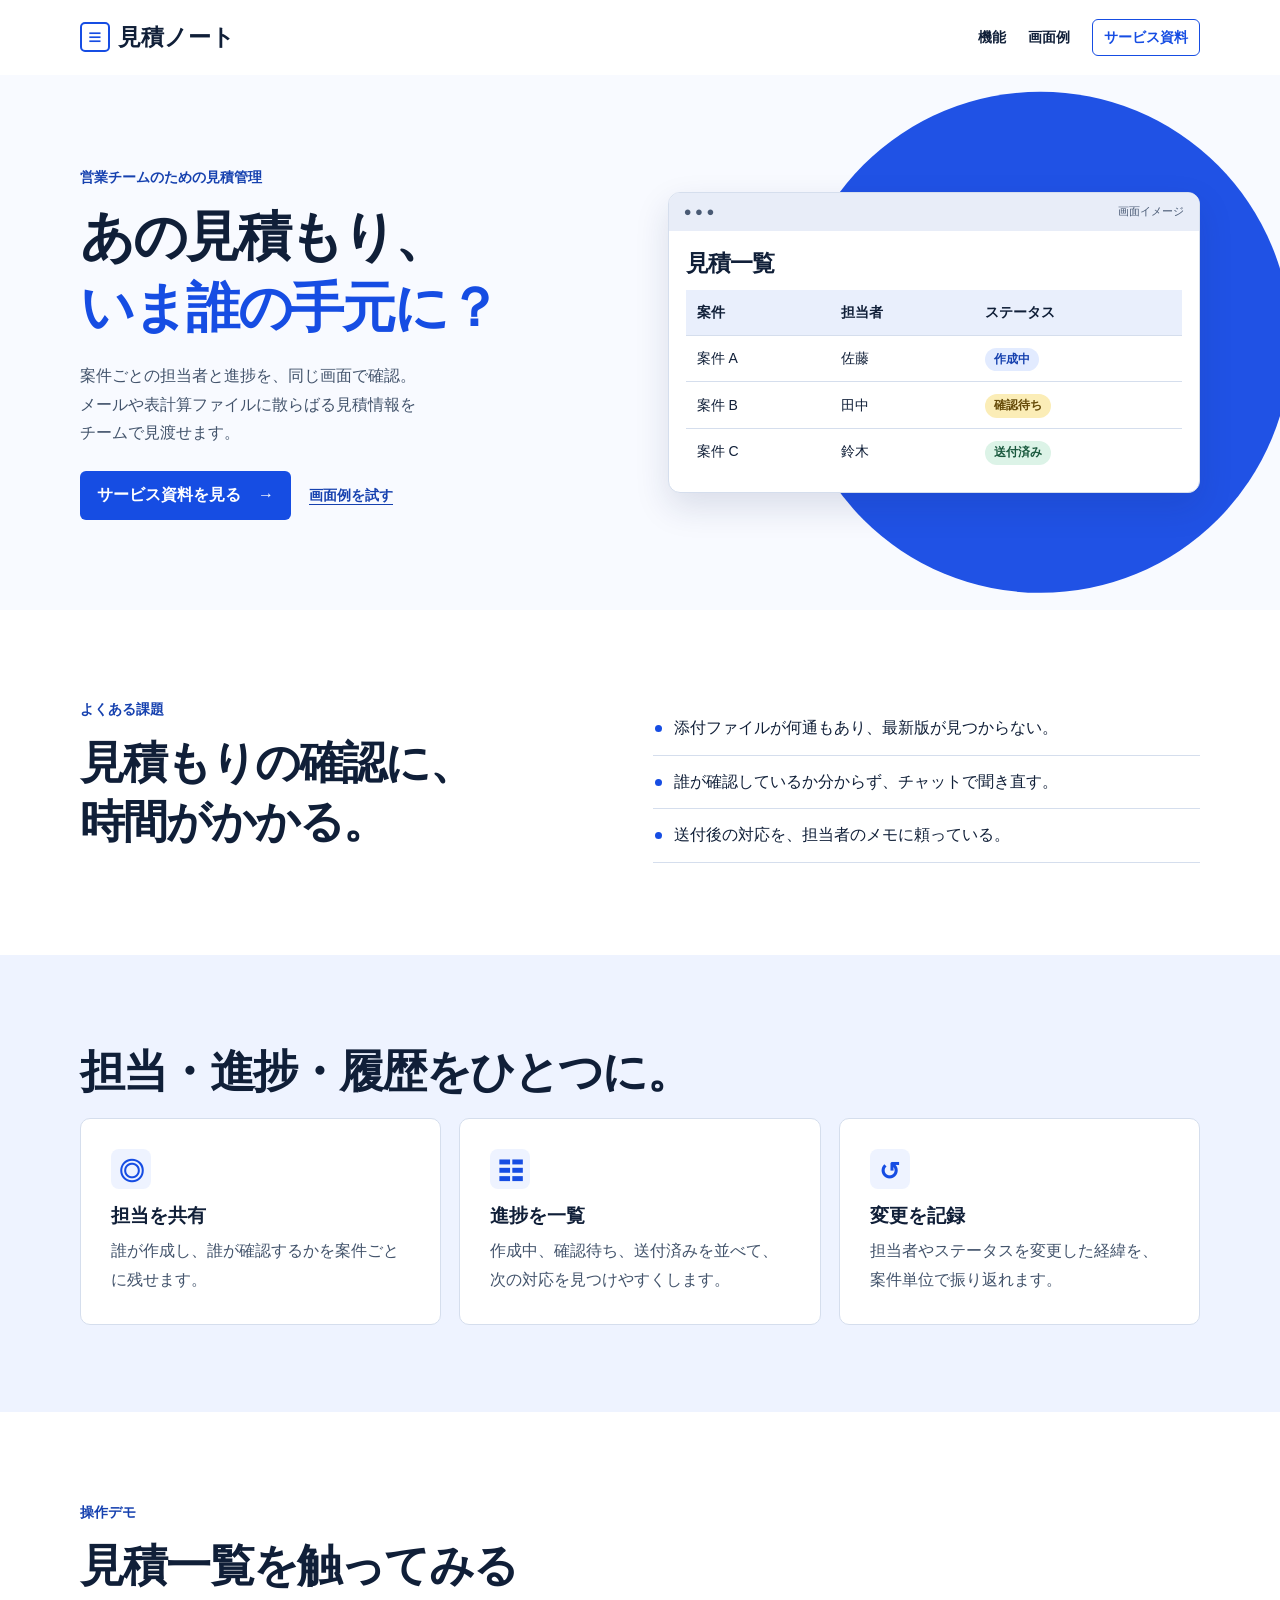
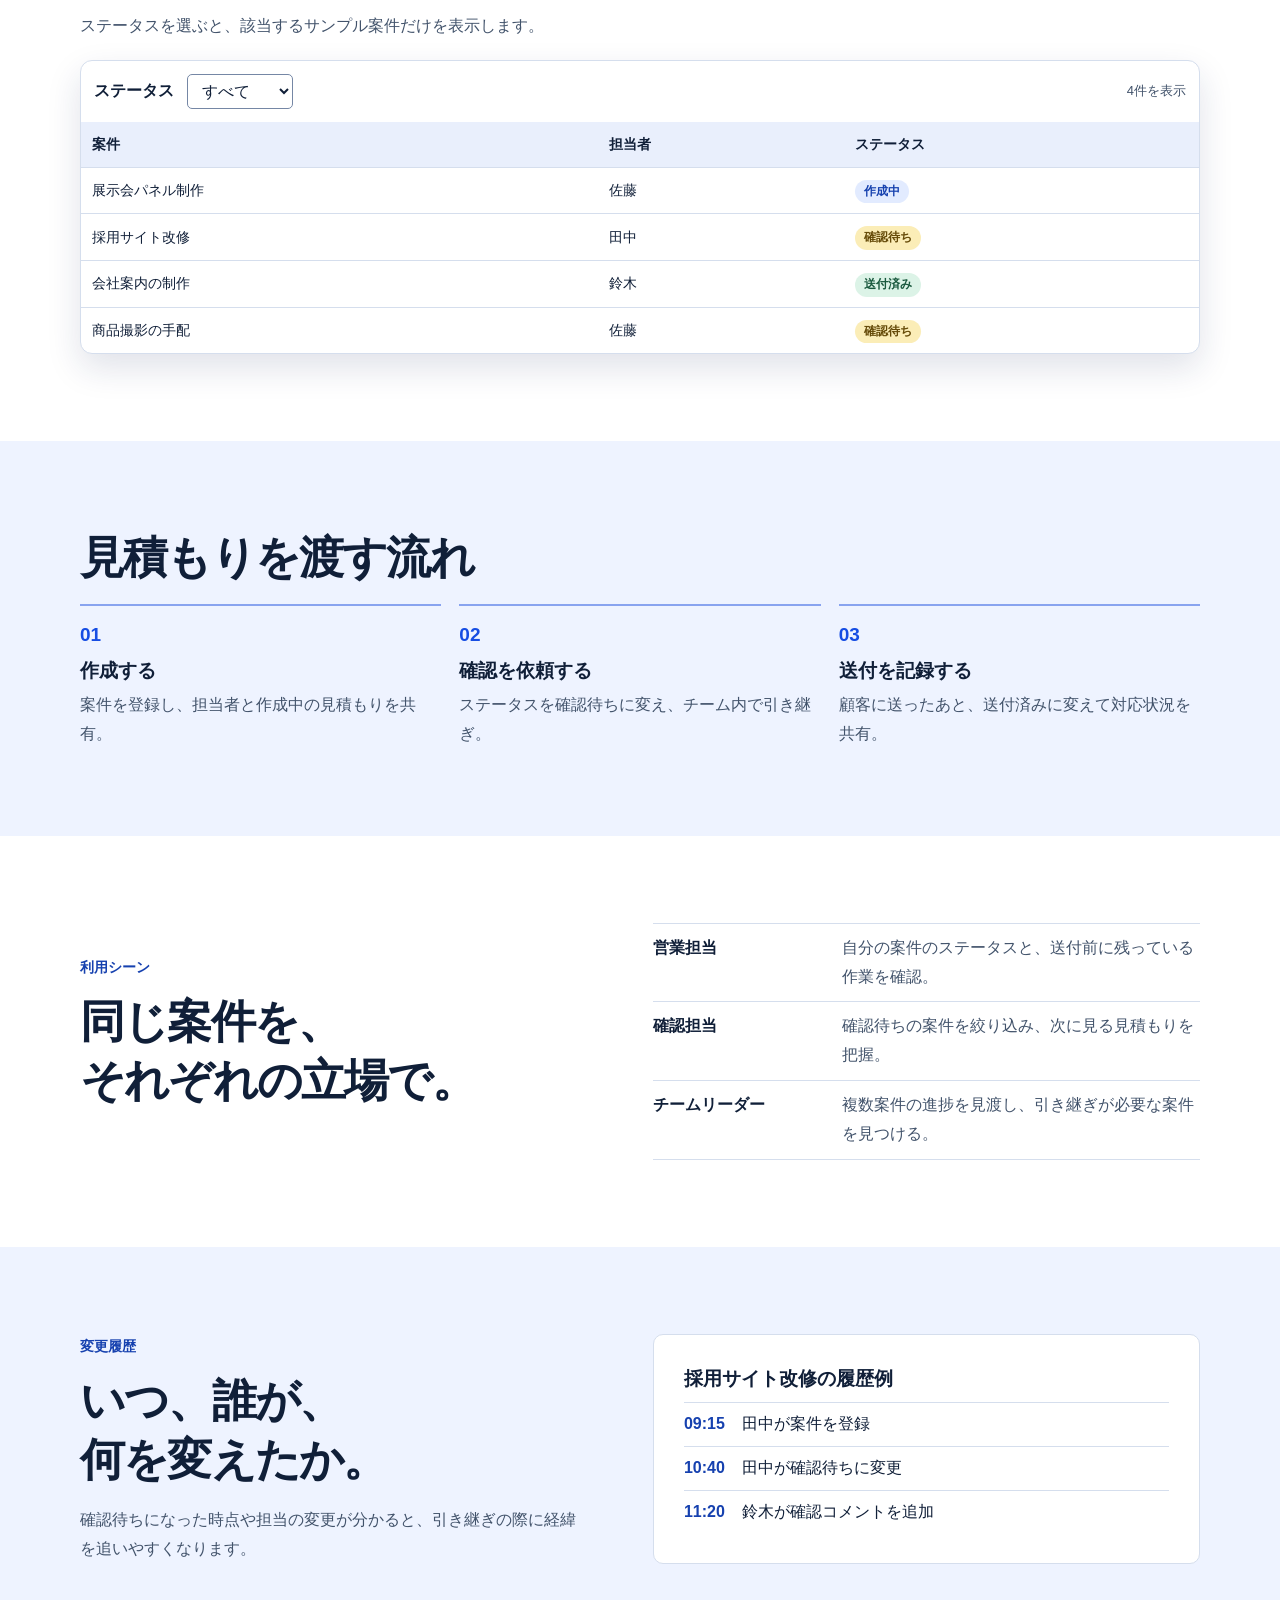
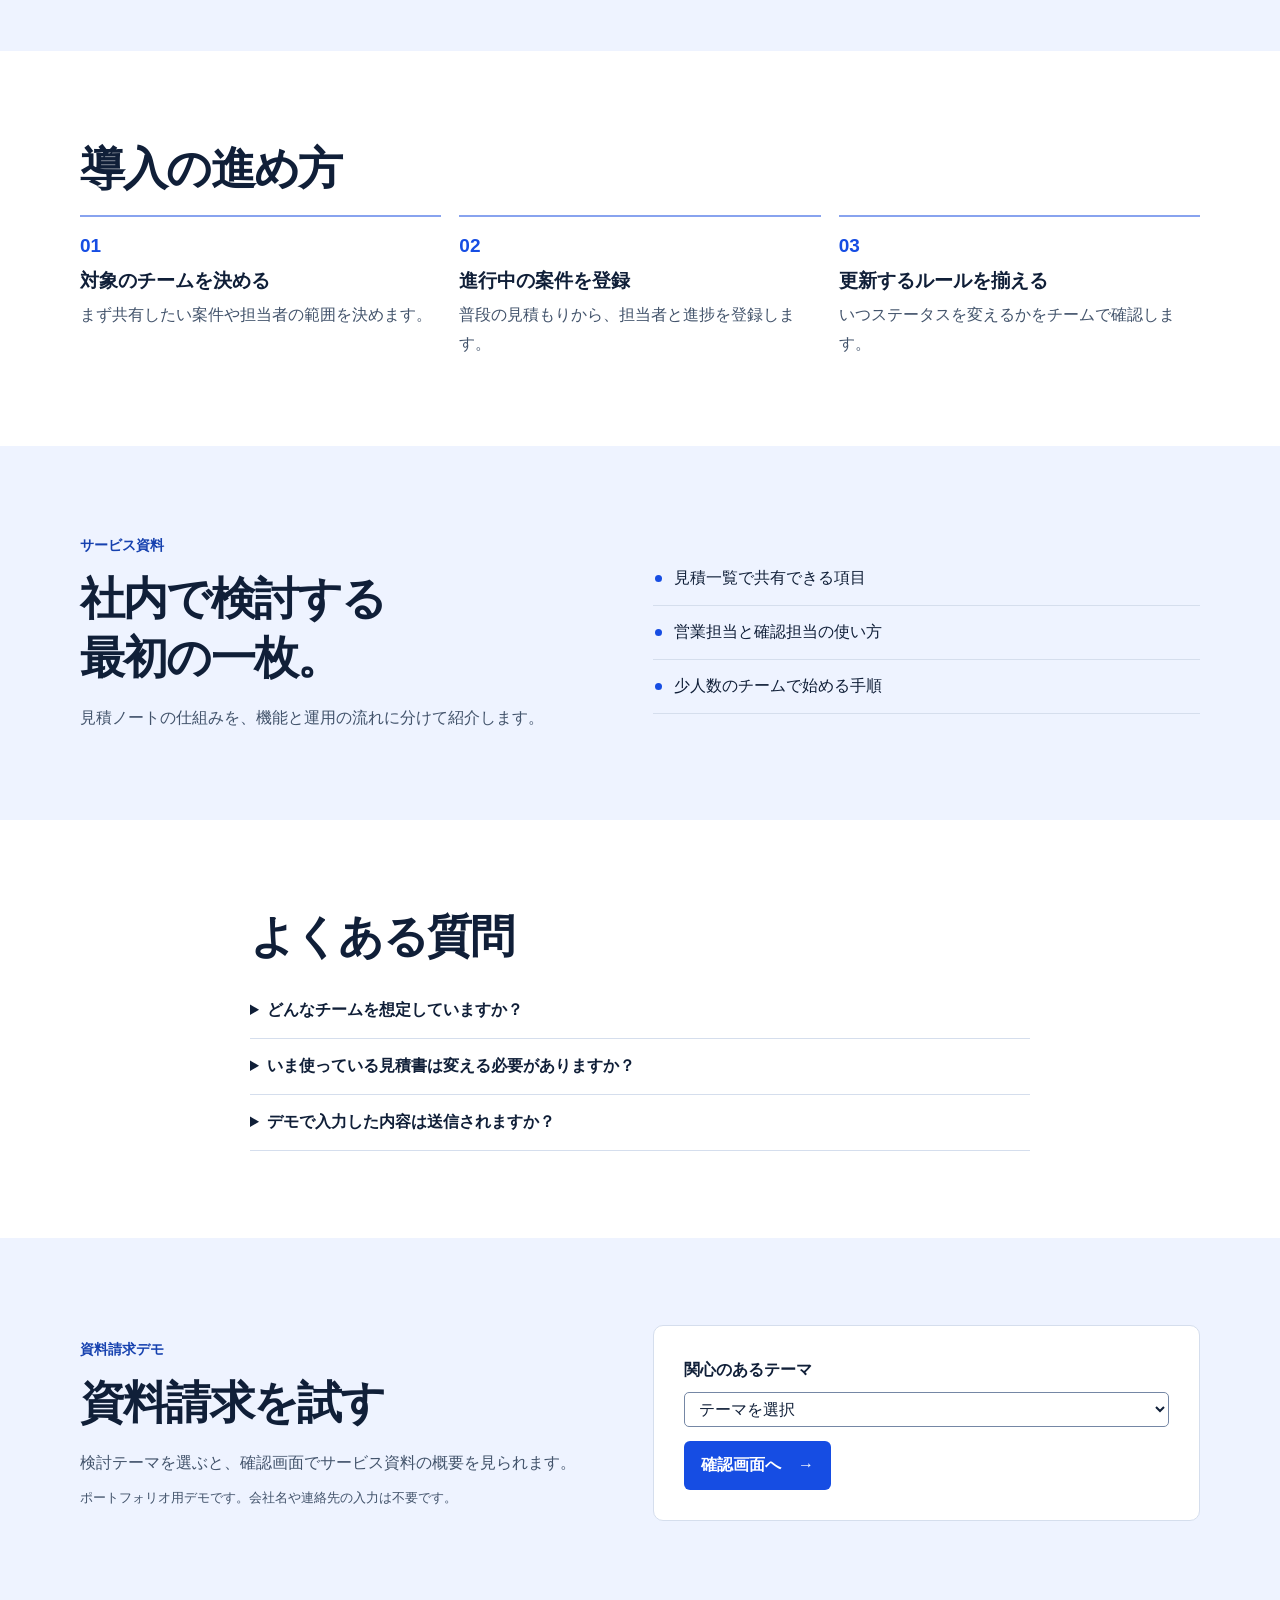
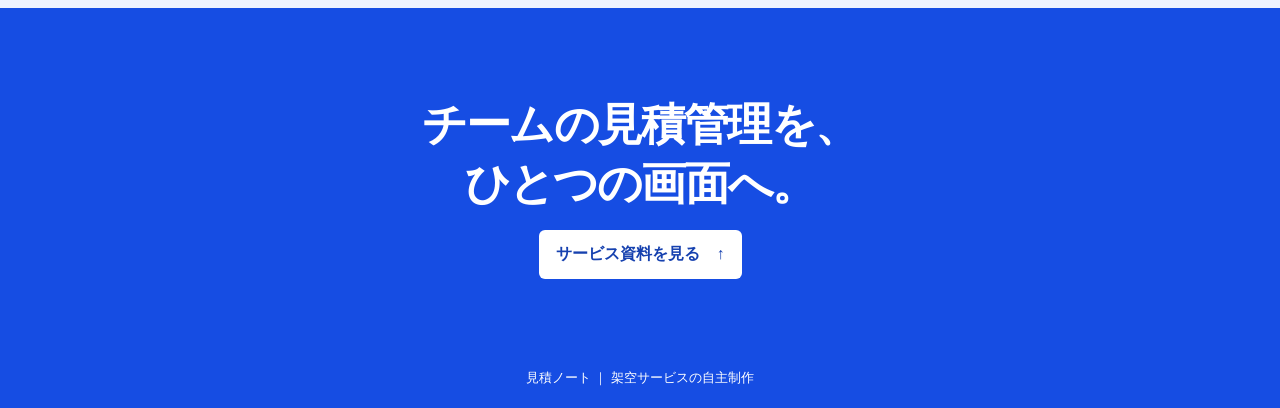
<file: works/mitsumori/site/index.html>
<!doctype html>
<html lang="ja">
<head>
  <meta charset="utf-8">
  <meta name="viewport" content="width=device-width, initial-scale=1">
  <meta name="description" content="法人向け見積管理サービスを想定した、見積ノートの自主制作LP。">
  <link rel="icon" href="data:,">
  <link rel="stylesheet" href="style.css">
  <title>見積ノート｜チームの見積管理をひとつの画面へ</title>
</head>
<body id="top">
  <header class="wrap header">
    <a class="brand" href="#top"><span class="mark" aria-hidden="true">≡</span>見積ノート</a>
    <nav aria-label="ページ内ナビゲーション"><a href="#features">機能</a><a href="#demo">画面例</a><a class="header-cta" href="#request">サービス資料</a></nav>
  </header>
  <main>
    <section class="hero" aria-labelledby="hero-title">
      <div class="wrap hero-grid">
        <div>
          <p class="eyebrow">営業チームのための見積管理</p>
          <h1 id="hero-title">あの見積もり、<br><em>いま誰の手元に？</em></h1>
          <p class="hero-intro">案件ごとの担当者と進捗を、同じ画面で確認。<br>メールや表計算ファイルに散らばる見積情報を<br class="desktop">チームで見渡せます。</p>
          <div class="actions"><a class="button" href="#request">サービス資料を見る <span aria-hidden="true">→</span></a><a class="text-link" href="#demo">画面例を試す</a></div>
        </div>
        <div class="hero-art">
          <div class="screen">
            <div class="screen-top"><span aria-hidden="true">● ● ●</span><small>画面イメージ</small></div>
            <div class="screen-body">
              <h2 class="screen-title">見積一覧</h2>
              <table><thead><tr><th scope="col">案件</th><th scope="col">担当者</th><th scope="col">ステータス</th></tr></thead>
              <tbody><tr><td>案件 A</td><td>佐藤</td><td><span class="status draft">作成中</span></td></tr><tr><td>案件 B</td><td>田中</td><td><span class="status review">確認待ち</span></td></tr><tr><td>案件 C</td><td>鈴木</td><td><span class="status sent">送付済み</span></td></tr></tbody></table>
            </div>
          </div>
        </div>
      </div>
    </section>

    <section class="section wrap split" aria-labelledby="problems-title">
      <div><p class="eyebrow">よくある課題</p><h2 id="problems-title">見積もりの確認に、<br>時間がかかる。</h2></div>
      <ul class="problem-list"><li>添付ファイルが何通もあり、最新版が見つからない。</li><li>誰が確認しているか分からず、チャットで聞き直す。</li><li>送付後の対応を、担当者のメモに頼っている。</li></ul>
    </section>

    <section class="section pale" id="features" aria-labelledby="features-title">
      <div class="wrap">
        <h2 id="features-title">担当・進捗・履歴を<br class="mobile">ひとつに。</h2>
        <div class="grid">
          <article class="card"><div class="feature-symbol" aria-hidden="true">◎</div><h3>担当を共有</h3><p>誰が作成し、誰が確認するかを案件ごとに残せます。</p></article>
          <article class="card"><div class="feature-symbol" aria-hidden="true">☷</div><h3>進捗を一覧</h3><p>作成中、確認待ち、送付済みを並べて、次の対応を見つけやすくします。</p></article>
          <article class="card"><div class="feature-symbol" aria-hidden="true">↺</div><h3>変更を記録</h3><p>担当者やステータスを変更した経緯を、案件単位で振り返れます。</p></article>
        </div>
      </div>
    </section>

    <section class="section wrap" id="demo" aria-labelledby="demo-title">
      <p class="eyebrow">操作デモ</p><h2 id="demo-title">見積一覧を触ってみる</h2>
      <p>ステータスを選ぶと、該当するサンプル案件だけを表示します。</p>
      <div class="screen interactive">
        <div class="filter"><label for="status-filter">ステータス</label><select id="status-filter"><option value="">すべて</option><option value="draft">作成中</option><option value="review">確認待ち</option><option value="sent">送付済み</option></select><p id="shown" role="status">4件を表示</p></div>
        <table id="demo-table"><thead><tr><th scope="col">案件</th><th scope="col">担当者</th><th scope="col">ステータス</th></tr></thead>
        <tbody>
          <tr data-status="draft"><td>展示会パネル制作</td><td>佐藤</td><td><span class="status draft">作成中</span></td></tr>
          <tr data-status="review"><td>採用サイト改修</td><td>田中</td><td><span class="status review">確認待ち</span></td></tr>
          <tr data-status="sent"><td>会社案内の制作</td><td>鈴木</td><td><span class="status sent">送付済み</span></td></tr>
          <tr data-status="review"><td>商品撮影の手配</td><td>佐藤</td><td><span class="status review">確認待ち</span></td></tr>
        </tbody></table>
      </div>
    </section>

    <section class="section pale" aria-labelledby="workflow-title">
      <div class="wrap"><h2 id="workflow-title">見積もりを渡す流れ</h2>
        <ol class="grid steps"><li><h3>作成する</h3><p>案件を登録し、担当者と作成中の見積もりを共有。</p></li><li><h3>確認を依頼する</h3><p>ステータスを確認待ちに変え、チーム内で引き継ぎ。</p></li><li><h3>送付を記録する</h3><p>顧客に送ったあと、送付済みに変えて対応状況を共有。</p></li></ol>
      </div>
    </section>

    <section class="section wrap split" aria-labelledby="roles-title">
      <div><p class="eyebrow">利用シーン</p><h2 id="roles-title">同じ案件を、<br>それぞれの立場で。</h2></div>
      <dl class="facts"><div><dt>営業担当</dt><dd>自分の案件のステータスと、送付前に残っている作業を確認。</dd></div><div><dt>確認担当</dt><dd>確認待ちの案件を絞り込み、次に見る見積もりを把握。</dd></div><div><dt>チームリーダー</dt><dd>複数案件の進捗を見渡し、引き継ぎが必要な案件を見つける。</dd></div></dl>
    </section>

    <section class="section pale" aria-labelledby="history-title">
      <div class="wrap split">
        <div><p class="eyebrow">変更履歴</p><h2 id="history-title">いつ、誰が、<br>何を変えたか。</h2><p>確認待ちになった時点や担当の変更が分かると、引き継ぎの際に経緯を追いやすくなります。</p></div>
        <div class="card"><h3>採用サイト改修の履歴例</h3><ol class="history"><li><time datetime="09:15">09:15</time>田中が案件を登録</li><li><time datetime="10:40">10:40</time>田中が確認待ちに変更</li><li><time datetime="11:20">11:20</time>鈴木が確認コメントを追加</li></ol></div>
      </div>
    </section>

    <section class="section wrap" aria-labelledby="setup-title">
      <h2 id="setup-title">導入の進め方</h2>
      <ol class="grid steps"><li><h3>対象のチームを決める</h3><p>まず共有したい案件や担当者の範囲を決めます。</p></li><li><h3>進行中の案件を登録</h3><p>普段の見積もりから、担当者と進捗を登録します。</p></li><li><h3>更新するルールを揃える</h3><p>いつステータスを変えるかをチームで確認します。</p></li></ol>
    </section>

    <section class="section pale" aria-labelledby="guide-title">
      <div class="wrap split">
        <div><p class="eyebrow">サービス資料</p><h2 id="guide-title">社内で検討する<br>最初の一枚。</h2><p>見積ノートの仕組みを、機能と運用の流れに分けて紹介します。</p></div>
        <ul class="problem-list"><li>見積一覧で共有できる項目</li><li>営業担当と確認担当の使い方</li><li>少人数のチームで始める手順</li></ul>
      </div>
    </section>

    <section class="section wrap narrow" aria-labelledby="faq-title">
      <h2 id="faq-title">よくある質問</h2>
      <details><summary>どんなチームを想定していますか？</summary><p>見積もりを作る人と確認する人が異なり、その進捗を共有したいチームを想定しています。</p></details>
      <details><summary>いま使っている見積書は変える必要がありますか？</summary><p>見積書の書式はそのまま使い、案件の進捗をチームで共有する場面を想定したサービスです。</p></details>
      <details><summary>デモで入力した内容は送信されますか？</summary><p>入力内容はブラウザ内で確認画面に表示されます。送信や保存は行いません。</p></details>
    </section>

    <section class="section pale" id="request" aria-labelledby="request-title">
      <div class="wrap split">
        <div><p class="eyebrow">資料請求デモ</p><h2 id="request-title">資料請求を試す</h2><p>検討テーマを選ぶと、確認画面でサービス資料の概要を見られます。</p><p class="note">ポートフォリオ用デモです。会社名や連絡先の入力は不要です。</p></div>
        <form class="card request-form" id="request-form">
          <label for="topic">関心のあるテーマ</label>
          <select id="topic" required><option value="">テーマを選択</option><option>担当の共有</option><option>進捗の確認</option><option>変更履歴の管理</option></select>
          <button class="button" type="submit" aria-haspopup="dialog">確認画面へ <span aria-hidden="true">→</span></button>
        </form>
      </div>
      <dialog id="request-preview" aria-labelledby="preview-title">
        <h2 id="preview-title">資料請求の確認</h2>
        <p id="chosen-topic"></p>
        <h3>資料の概要</h3>
        <p>担当者・進捗・変更履歴を同じ案件にまとめ、一覧から次に対応する見積もりを選べるサービスです。</p>
        <p class="note">デモ画面です。資料の送信は行いません。</p>
        <form method="dialog"><button class="button" type="submit">閉じる</button></form>
      </dialog>
    </section>

    <section class="section closing" aria-labelledby="closing-title">
      <div class="wrap"><h2 id="closing-title">チームの見積管理を、<br>ひとつの画面へ。</h2><a class="button light" href="#request">サービス資料を見る <span aria-hidden="true">↑</span></a></div>
    </section>
  </main>
  <footer>見積ノート ｜ 架空サービスの自主制作</footer>
  <script src="demo.js"></script>
</body>
</html>
</file>
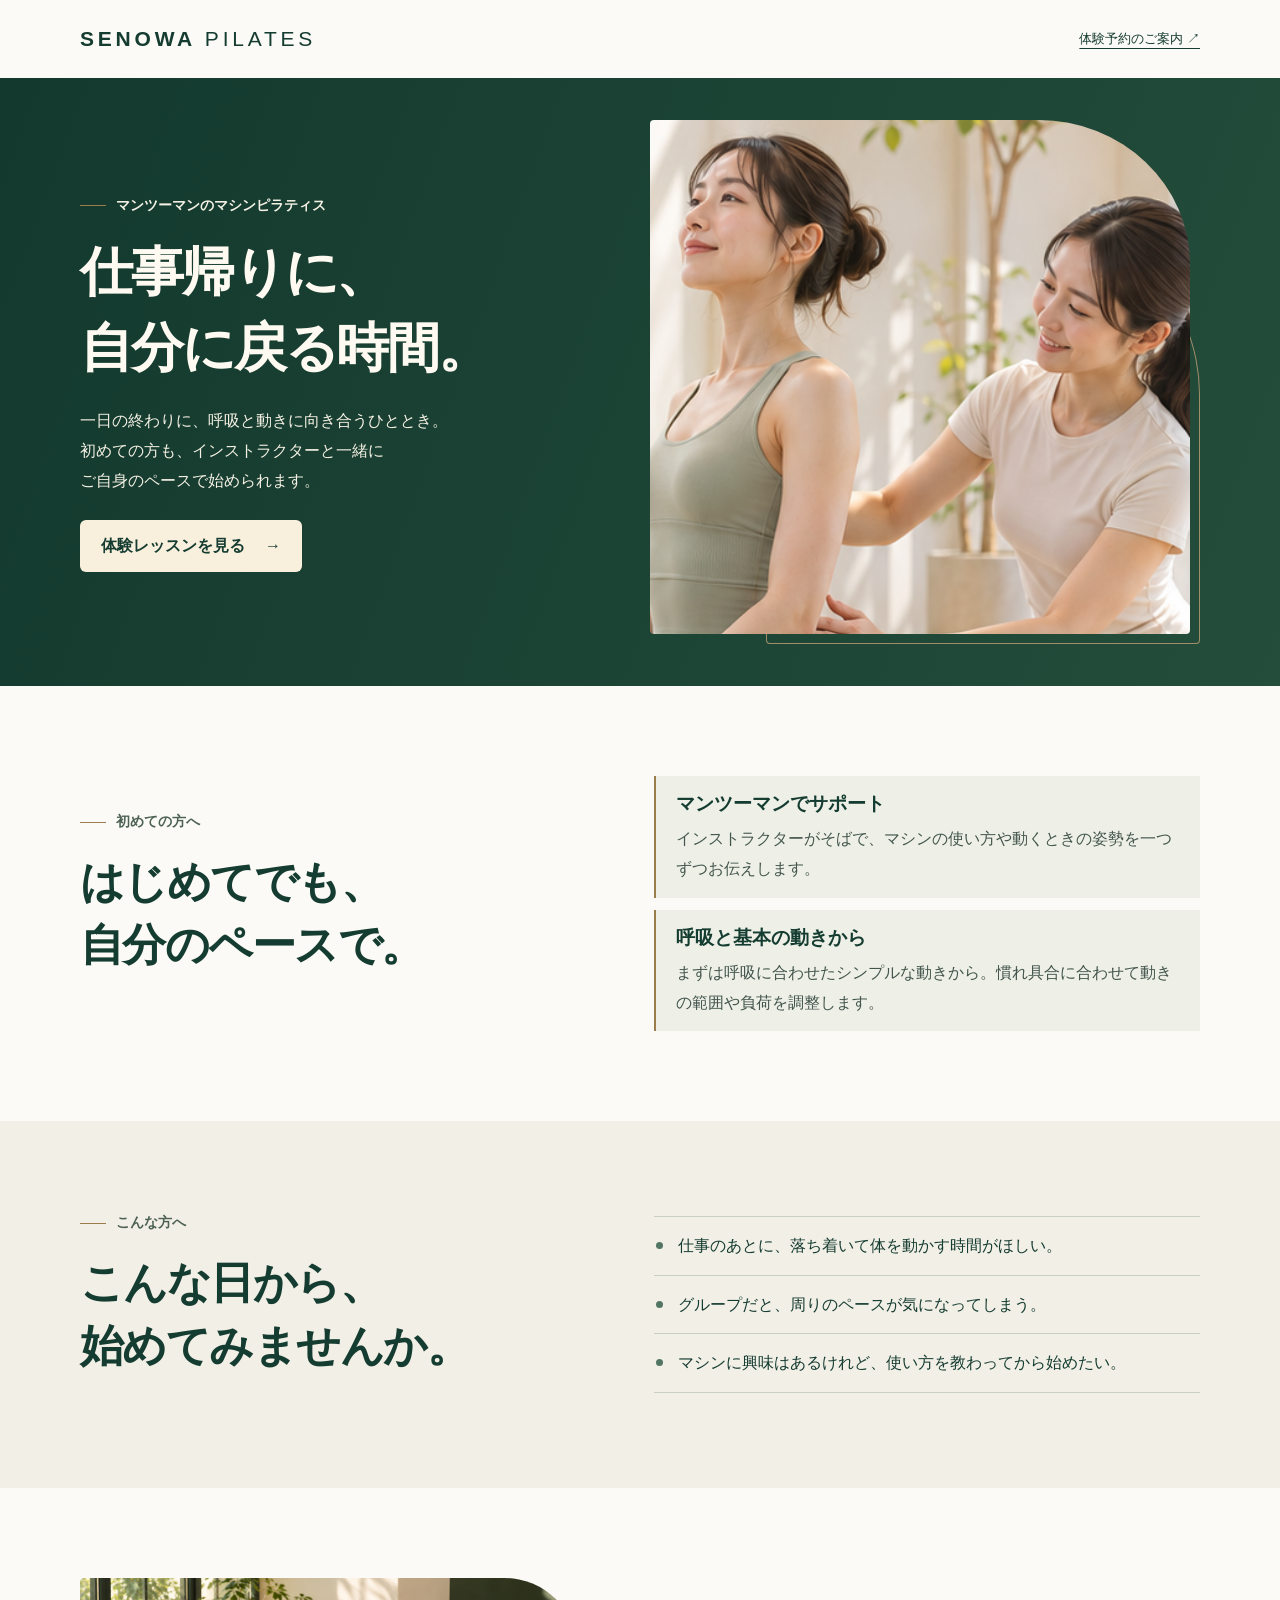
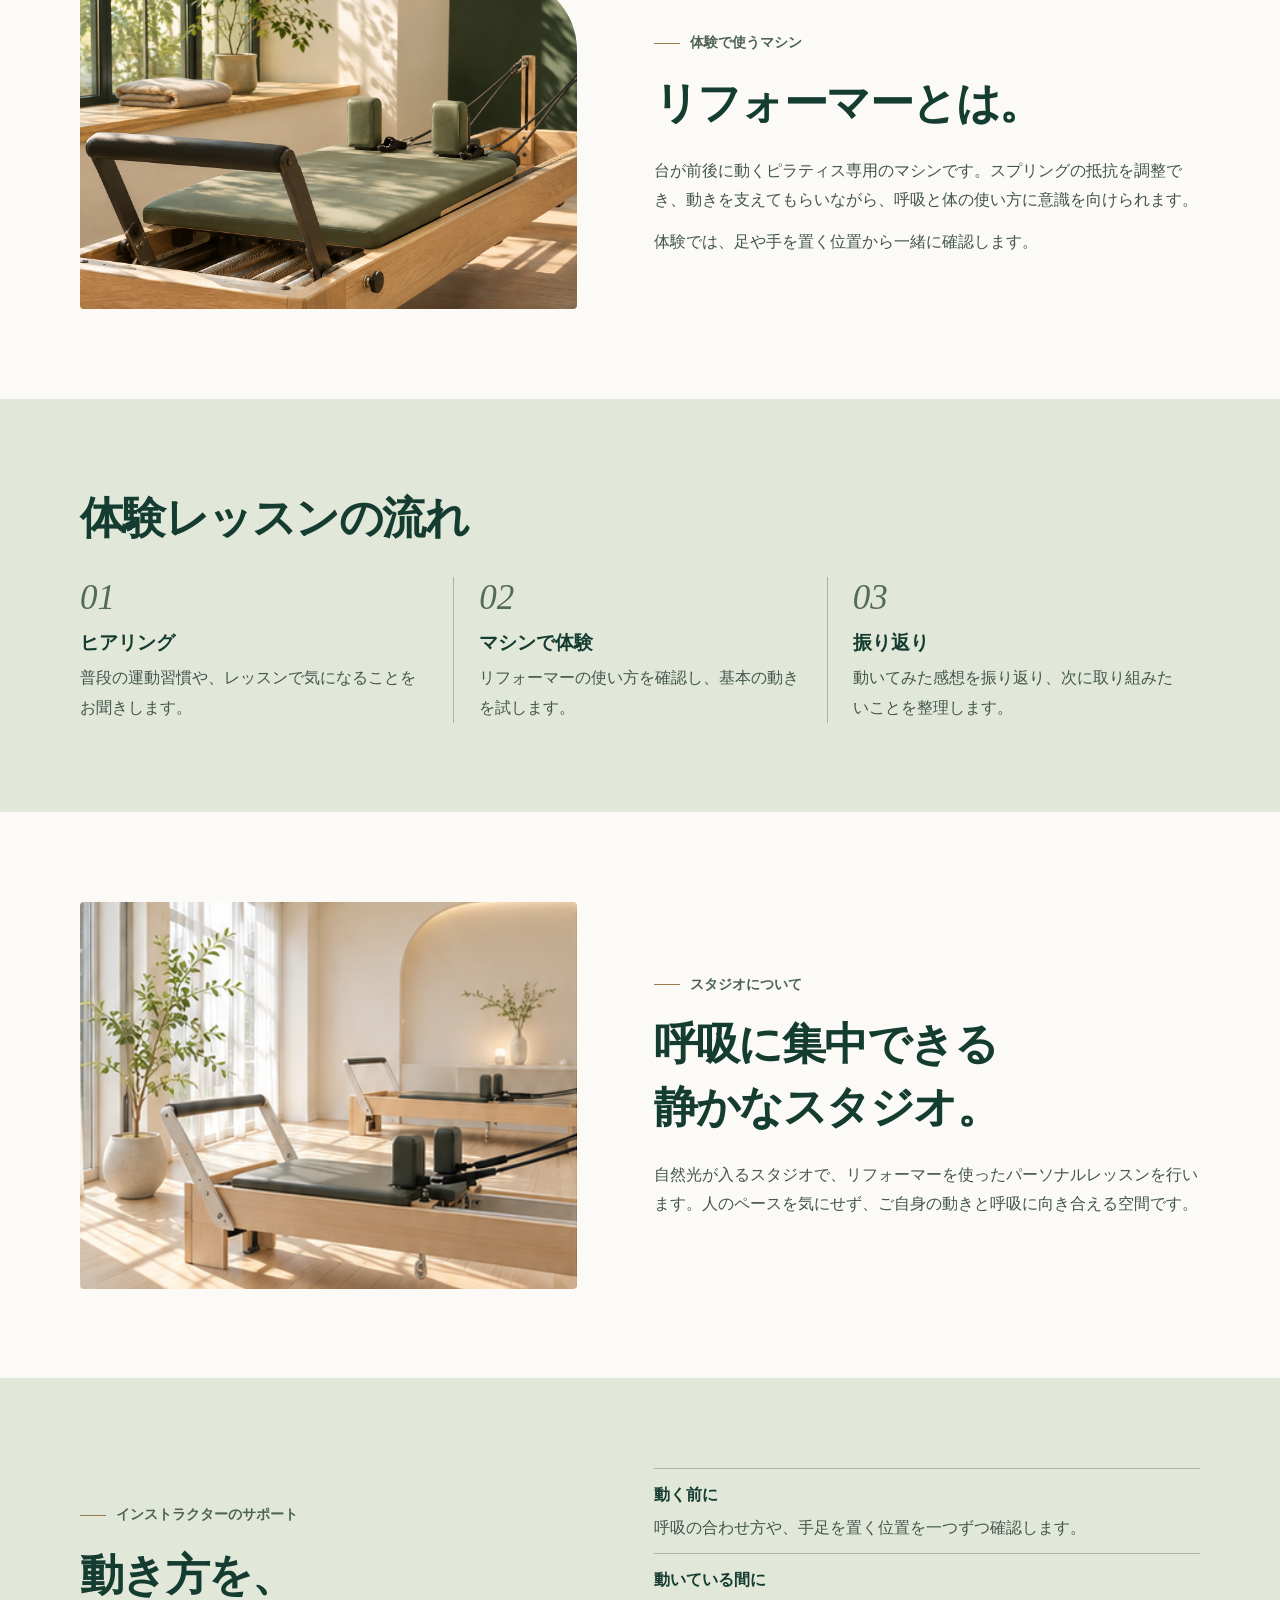
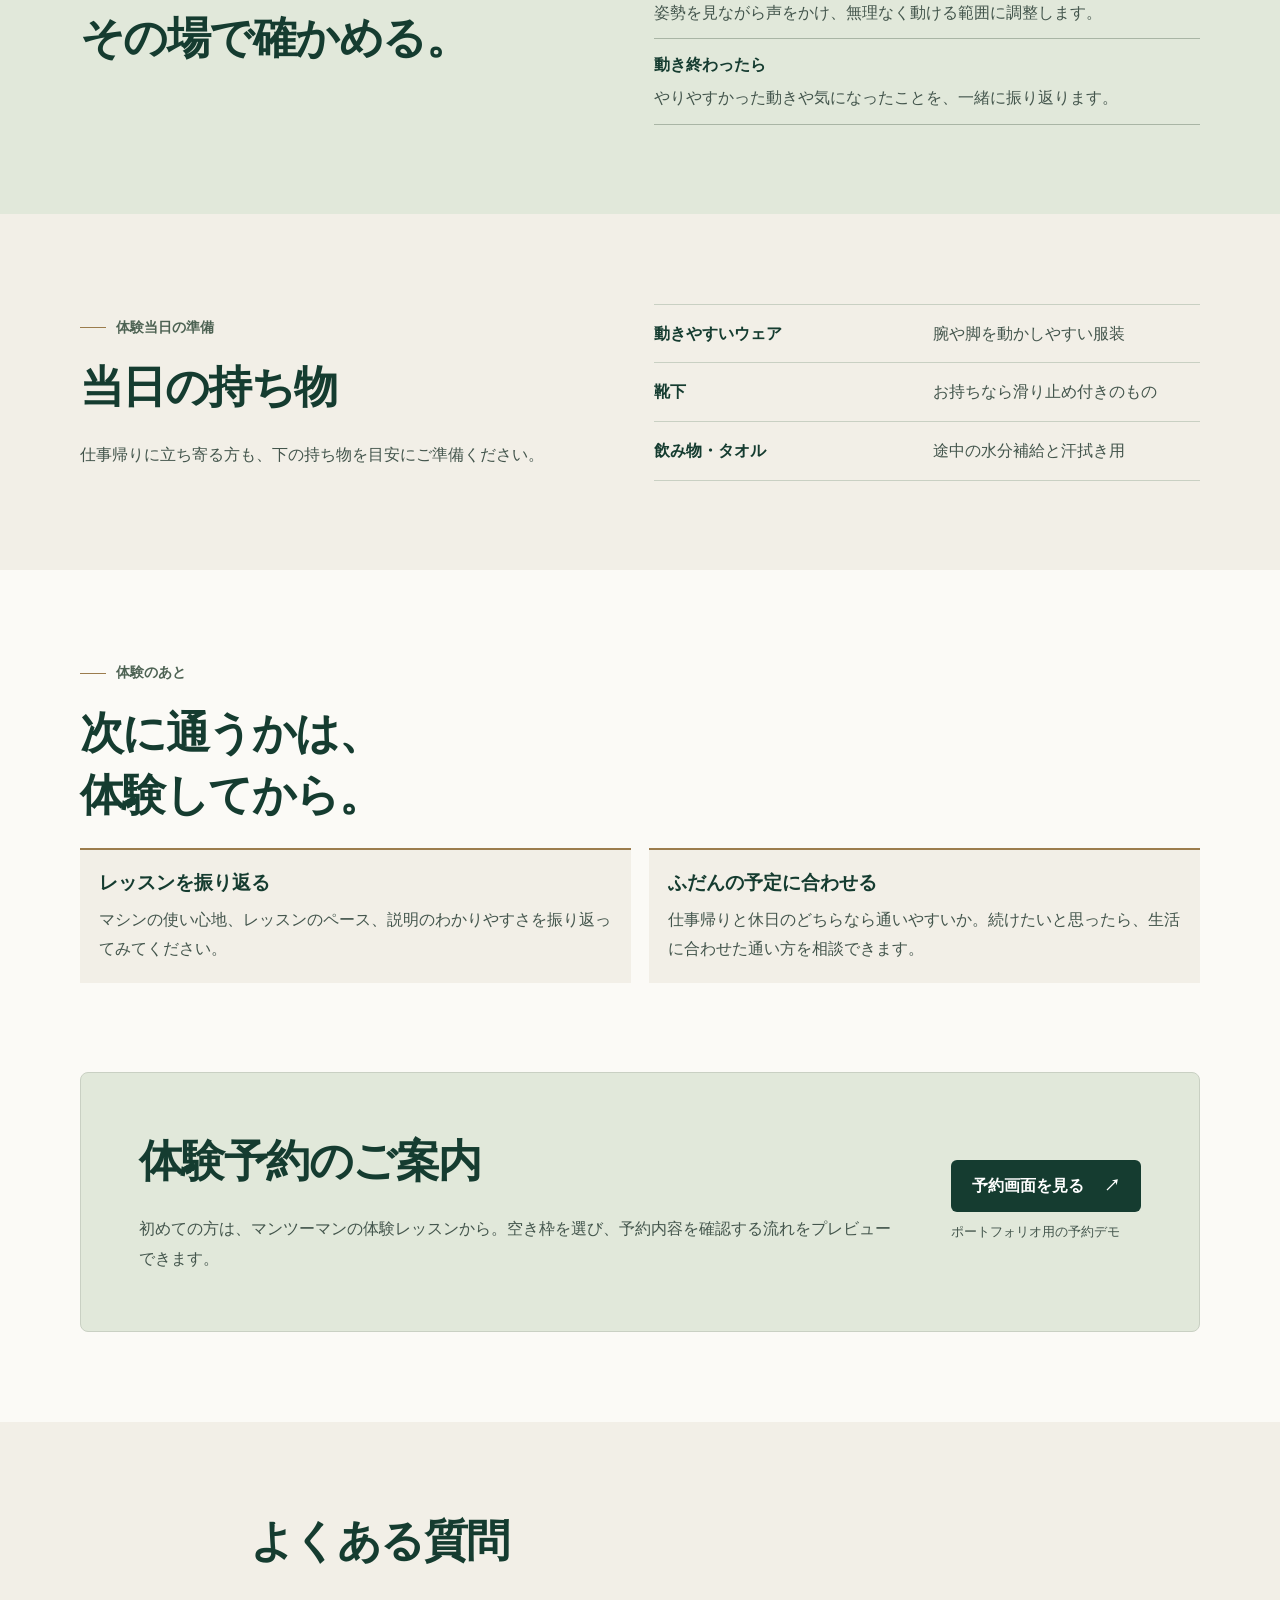
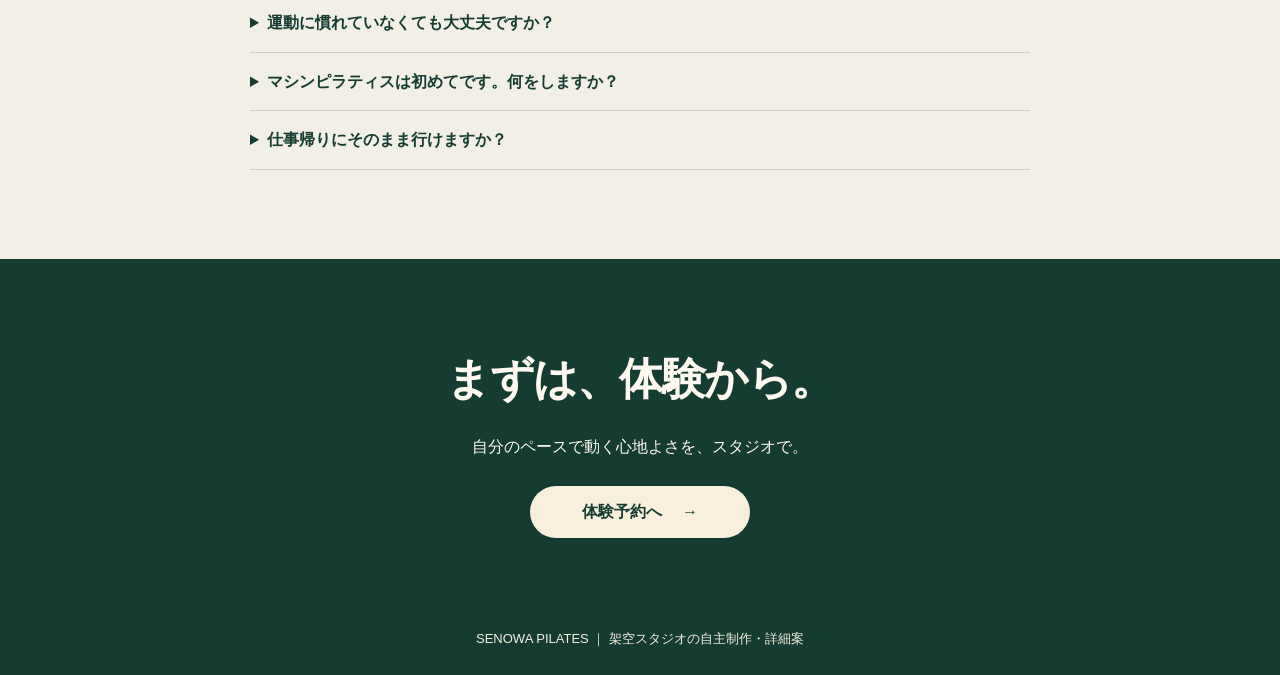
<file: works/senowa-detail/site/index.html>
<!doctype html>
<html lang="ja">
<head>
  <meta charset="utf-8">
  <meta name="viewport" content="width=device-width, initial-scale=1">
  <meta name="description" content="SENOWA PILATES。仕事帰りに通うパーソナルマシンピラティスをテーマにした自主制作LP。">
  <link rel="icon" href="data:,">
  <link rel="stylesheet" href="style.css">
  <title>SENOWA PILATES｜はじめての体験ガイド</title>
</head>
<body id="top">
  <header class="wrap header">
    <a class="wordmark" href="#top">SENOWA <span>PILATES</span></a>
    <a class="header-link" href="#booking">体験予約のご案内 <span aria-hidden="true">↗</span></a>
  </header>
  <main>
    <section class="hero" aria-labelledby="hero-title">
      <div class="wrap hero-grid">
        <div class="hero-copy">
          <p class="label">マンツーマンのマシンピラティス</p>
          <h1 id="hero-title">仕事帰りに、<br>自分に戻る時間。</h1>
          <p class="intro">一日の終わりに、呼吸と動きに向き合うひととき。<br class="wide">初めての方も、インストラクターと一緒に<br class="wide">ご自身のペースで始められます。</p>
          <a class="button" href="#trial">体験レッスンを見る <span aria-hidden="true">→</span></a>
        </div>
        <div class="hero-frame">
          <div class="photo hero-photo" role="img" aria-label="リフォーマーに座る参加者と、横でサポートするインストラクター"></div>
        </div>
      </div>
    </section>

    <section id="trial" class="section wrap lesson" aria-labelledby="trial-title">
      <div>
        <p class="label">初めての方へ</p>
        <h2 id="trial-title">はじめてでも、<br>自分のペースで。</h2>
      </div>
      <div class="lesson-list">
        <article><h3>マンツーマンでサポート</h3><p>インストラクターがそばで、マシンの使い方や動くときの姿勢を一つずつお伝えします。</p></article>
        <article><h3>呼吸と基本の動きから</h3><p>まずは呼吸に合わせたシンプルな動きから。慣れ具合に合わせて動きの範囲や負荷を調整します。</p></article>
      </div>
    </section>

    <section class="section linen" aria-labelledby="fit-title">
      <div class="wrap lesson">
        <div>
          <p class="label">こんな方へ</p>
          <h2 id="fit-title">こんな日から、<br>始めてみませんか。</h2>
        </div>
        <ul class="fit-list">
          <li>仕事のあとに、落ち着いて体を動かす時間がほしい。</li>
          <li>グループだと、周りのペースが気になってしまう。</li>
          <li>マシンに興味はあるけれど、使い方を教わってから始めたい。</li>
        </ul>
      </div>
    </section>

    <section class="section wrap studio method" aria-labelledby="machine-title">
      <img class="reformer" src="images/reformer.png" alt="木製のリフォーマーと、動く台・足を置くバー" width="1536" height="1024">
      <div>
        <p class="label">体験で使うマシン</p>
        <h2 id="machine-title">リフォーマーとは。</h2>
        <p>台が前後に動くピラティス専用のマシンです。スプリングの抵抗を調整でき、動きを支えてもらいながら、呼吸と体の使い方に意識を向けられます。</p>
        <p>体験では、足や手を置く位置から一緒に確認します。</p>
      </div>
    </section>

    <section class="section sage" aria-labelledby="flow-title">
      <div class="wrap">
        <h2 id="flow-title">体験レッスンの流れ</h2>
        <ol class="steps">
          <li><span aria-hidden="true">01</span><h3>ヒアリング</h3><p>普段の運動習慣や、レッスンで気になることをお聞きします。</p></li>
          <li><span aria-hidden="true">02</span><h3>マシンで体験</h3><p>リフォーマーの使い方を確認し、基本の動きを試します。</p></li>
          <li><span aria-hidden="true">03</span><h3>振り返り</h3><p>動いてみた感想を振り返り、次に取り組みたいことを整理します。</p></li>
        </ol>
      </div>
    </section>

    <section class="section wrap studio" aria-labelledby="studio-title">
      <div class="photo studio-photo" role="img" aria-label="大きな窓から自然光が差し込む、木床のピラティススタジオ"></div>
      <div>
        <p class="label">スタジオについて</p>
        <h2 id="studio-title">呼吸に集中できる<br>静かなスタジオ。</h2>
        <p>自然光が入るスタジオで、リフォーマーを使ったパーソナルレッスンを行います。人のペースを気にせず、ご自身の動きと呼吸に向き合える空間です。</p>
      </div>
    </section>

    <section class="section sage" aria-labelledby="support-title">
      <div class="wrap lesson">
        <div>
          <p class="label">インストラクターのサポート</p>
          <h2 id="support-title">動き方を、<br>その場で確かめる。</h2>
        </div>
        <dl class="guidance">
          <div><dt>動く前に</dt><dd>呼吸の合わせ方や、手足を置く位置を一つずつ確認します。</dd></div>
          <div><dt>動いている間に</dt><dd>姿勢を見ながら声をかけ、無理なく動ける範囲に調整します。</dd></div>
          <div><dt>動き終わったら</dt><dd>やりやすかった動きや気になったことを、一緒に振り返ります。</dd></div>
        </dl>
      </div>
    </section>

    <section class="section linen" aria-labelledby="packing-title">
      <div class="wrap lesson">
        <div>
          <p class="label">体験当日の準備</p>
          <h2 id="packing-title">当日の持ち物</h2>
          <p>仕事帰りに立ち寄る方も、下の持ち物を目安にご準備ください。</p>
        </div>
        <ul class="packing">
          <li><strong>動きやすいウェア</strong><span>腕や脚を動かしやすい服装</span></li>
          <li><strong>靴下</strong><span>お持ちなら滑り止め付きのもの</span></li>
          <li><strong>飲み物・タオル</strong><span>途中の水分補給と汗拭き用</span></li>
        </ul>
      </div>
    </section>

    <section class="section wrap" aria-labelledby="after-title">
      <p class="label">体験のあと</p>
      <h2 id="after-title">次に通うかは、<br>体験してから。</h2>
      <div class="after-grid">
        <article><h3>レッスンを振り返る</h3><p>マシンの使い心地、レッスンのペース、説明のわかりやすさを振り返ってみてください。</p></article>
        <article><h3>ふだんの予定に合わせる</h3><p>仕事帰りと休日のどちらなら通いやすいか。続けたいと思ったら、生活に合わせた通い方を相談できます。</p></article>
      </div>
    </section>

    <section class="section wrap" id="booking" aria-labelledby="booking-title">
      <div class="booking-panel">
        <div>
          <h2 id="booking-title">体験予約のご案内</h2>
          <p>初めての方は、マンツーマンの体験レッスンから。空き枠を選び、予約内容を確認する流れをプレビューできます。</p>
        </div>
        <div>
          <button class="button" type="button" id="open-preview" aria-haspopup="dialog">予約画面を見る <span aria-hidden="true">↗</span></button>
          <p class="note">ポートフォリオ用の予約デモ</p>
        </div>
      </div>
      <dialog id="booking-preview" aria-labelledby="preview-title">
        <h2 id="preview-title">体験予約プレビュー</h2>
        <p>予約の流れを確認できるデモ画面です。</p>
        <label for="slot">体験枠を選ぶ</label>
        <select id="slot">
          <option value="">体験枠を選択</option>
          <option>平日 18:30（サンプル）</option>
          <option>平日 19:30（サンプル）</option>
          <option>土曜 11:00（サンプル）</option>
        </select>
        <p id="slot-status" class="note" role="status"></p>
        <form method="dialog"><button class="button" type="submit">閉じる</button></form>
      </dialog>
    </section>

    <section class="section linen" aria-labelledby="faq-title">
      <div class="wrap faq">
        <h2 id="faq-title">よくある質問</h2>
        <details><summary>運動に慣れていなくても大丈夫ですか？</summary><p>はい。初回はマシンの使い方と基本の動きから始めます。心配な動きがあれば、ヒアリングでお伝えください。</p></details>
        <details><summary>マシンピラティスは初めてです。何をしますか？</summary><p>リフォーマーというマシンを使い、インストラクターの案内で、呼吸に合わせてゆっくり動きます。</p></details>
        <details><summary>仕事帰りにそのまま行けますか？</summary><p>動きやすいウェア、靴下、飲み物、タオルをお持ちください。レッスン前に着替えや準備をする時間を見込んでお越しください。</p></details>
      </div>
    </section>

    <section class="section closing" aria-labelledby="closing-title">
      <div class="wrap">
        <h2 id="closing-title">まずは、体験から。</h2>
        <p>自分のペースで動く心地よさを、スタジオで。</p>
        <a class="button cream" href="#booking">体験予約へ <span aria-hidden="true">→</span></a>
      </div>
    </section>
  </main>
  <footer class="footer"><p>SENOWA PILATES ｜ 架空スタジオの自主制作・詳細案</p></footer>
  <script src="booking.js"></script>
</body>
</html>
</file>
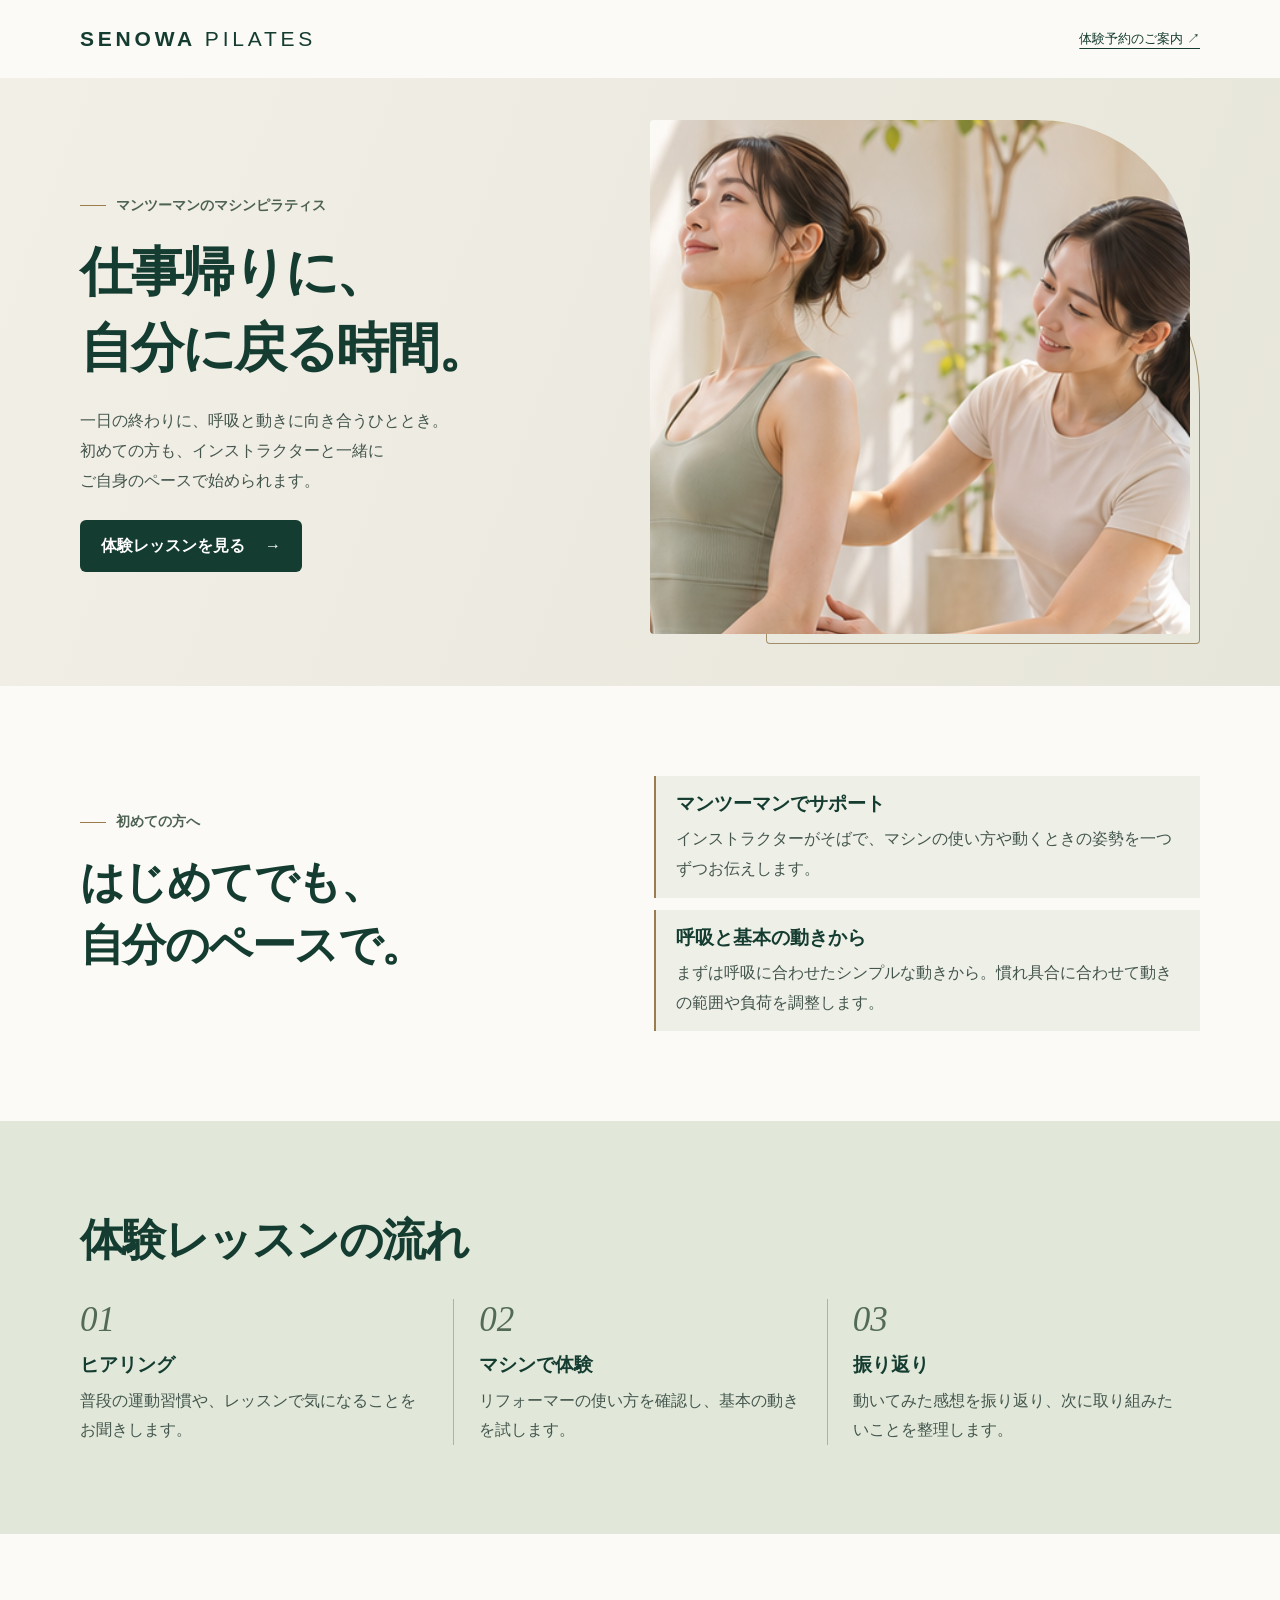
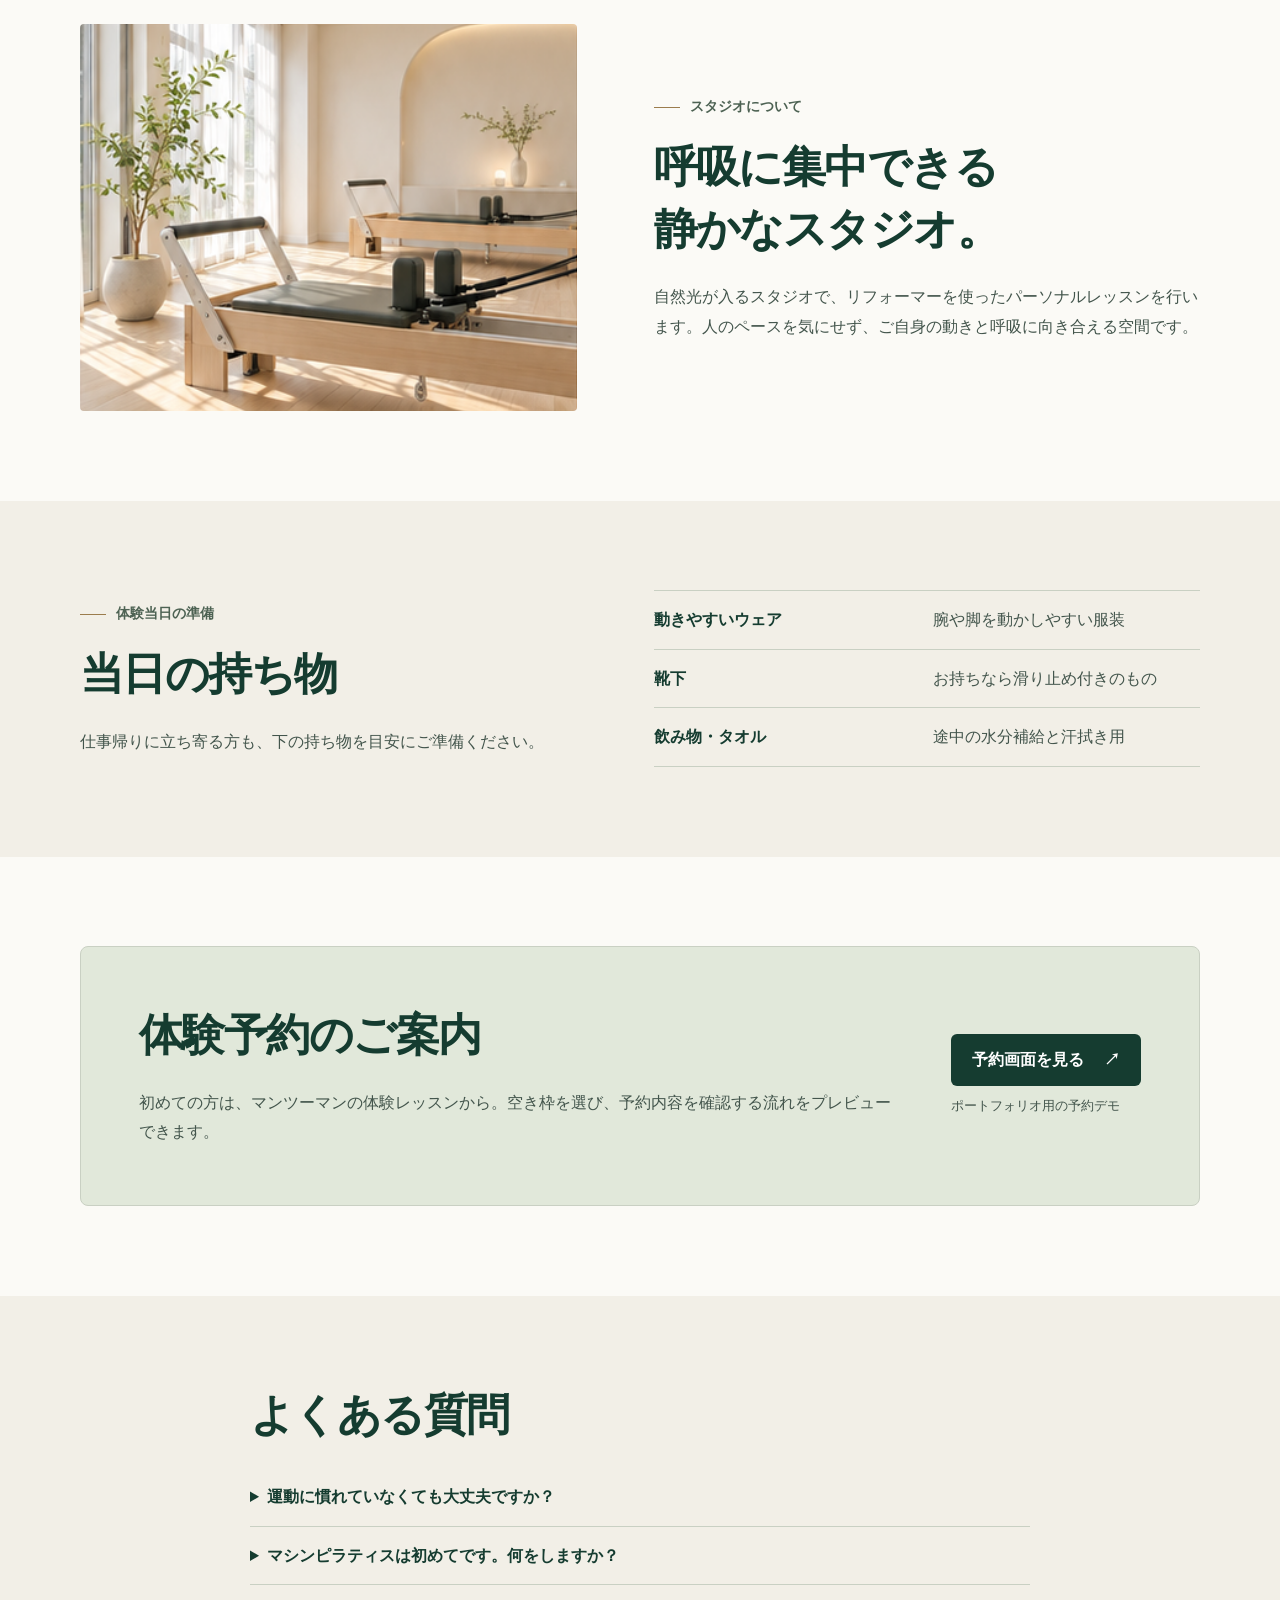
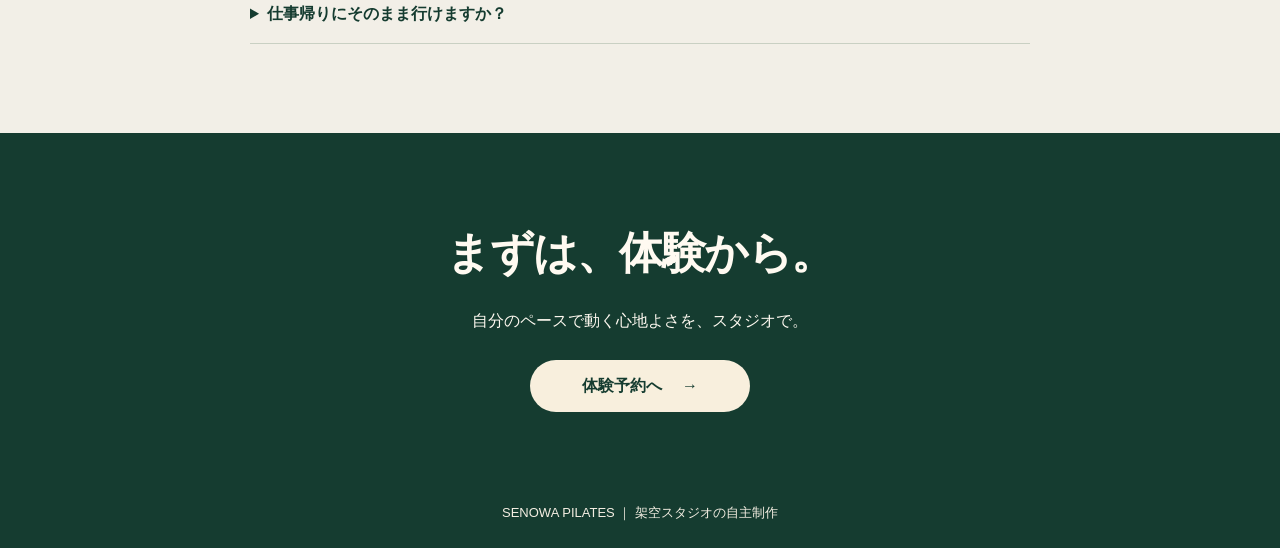
<file: works/senowa/site/index.html>
<!doctype html>
<html lang="ja">
<head>
  <meta charset="utf-8">
  <meta name="viewport" content="width=device-width, initial-scale=1">
  <meta name="description" content="SENOWA PILATES。仕事帰りに通うパーソナルマシンピラティスをテーマにした自主制作LP。">
  <link rel="icon" href="data:,">
  <link rel="stylesheet" href="style.css">
  <title>SENOWA PILATES｜マンツーマンのマシンピラティス</title>
</head>
<body id="top">
  <header class="wrap header">
    <a class="wordmark" href="#top">SENOWA <span>PILATES</span></a>
    <a class="header-link" href="#booking">体験予約のご案内 <span aria-hidden="true">↗</span></a>
  </header>
  <main>
    <section class="hero" aria-labelledby="hero-title">
      <div class="wrap hero-grid">
        <div class="hero-copy">
          <p class="label">マンツーマンのマシンピラティス</p>
          <h1 id="hero-title">仕事帰りに、<br>自分に戻る時間。</h1>
          <p class="intro">一日の終わりに、呼吸と動きに向き合うひととき。<br class="wide">初めての方も、インストラクターと一緒に<br class="wide">ご自身のペースで始められます。</p>
          <a class="button" href="#trial">体験レッスンを見る <span aria-hidden="true">→</span></a>
        </div>
        <div class="hero-frame">
          <div class="photo hero-photo" role="img" aria-label="リフォーマーに座る参加者と、横でサポートするインストラクター"></div>
        </div>
      </div>
    </section>

    <section id="trial" class="section wrap lesson" aria-labelledby="trial-title">
      <div>
        <p class="label">初めての方へ</p>
        <h2 id="trial-title">はじめてでも、<br>自分のペースで。</h2>
      </div>
      <div class="lesson-list">
        <article><h3>マンツーマンでサポート</h3><p>インストラクターがそばで、マシンの使い方や動くときの姿勢を一つずつお伝えします。</p></article>
        <article><h3>呼吸と基本の動きから</h3><p>まずは呼吸に合わせたシンプルな動きから。慣れ具合に合わせて動きの範囲や負荷を調整します。</p></article>
      </div>
    </section>

    <section class="section sage" aria-labelledby="flow-title">
      <div class="wrap">
        <h2 id="flow-title">体験レッスンの流れ</h2>
        <ol class="steps">
          <li><span aria-hidden="true">01</span><h3>ヒアリング</h3><p>普段の運動習慣や、レッスンで気になることをお聞きします。</p></li>
          <li><span aria-hidden="true">02</span><h3>マシンで体験</h3><p>リフォーマーの使い方を確認し、基本の動きを試します。</p></li>
          <li><span aria-hidden="true">03</span><h3>振り返り</h3><p>動いてみた感想を振り返り、次に取り組みたいことを整理します。</p></li>
        </ol>
      </div>
    </section>

    <section class="section wrap studio" aria-labelledby="studio-title">
      <div class="photo studio-photo" role="img" aria-label="大きな窓から自然光が差し込む、木床のピラティススタジオ"></div>
      <div>
        <p class="label">スタジオについて</p>
        <h2 id="studio-title">呼吸に集中できる<br>静かなスタジオ。</h2>
        <p>自然光が入るスタジオで、リフォーマーを使ったパーソナルレッスンを行います。人のペースを気にせず、ご自身の動きと呼吸に向き合える空間です。</p>
      </div>
    </section>

    <section class="section linen" aria-labelledby="packing-title">
      <div class="wrap lesson">
        <div>
          <p class="label">体験当日の準備</p>
          <h2 id="packing-title">当日の持ち物</h2>
          <p>仕事帰りに立ち寄る方も、下の持ち物を目安にご準備ください。</p>
        </div>
        <ul class="packing">
          <li><strong>動きやすいウェア</strong><span>腕や脚を動かしやすい服装</span></li>
          <li><strong>靴下</strong><span>お持ちなら滑り止め付きのもの</span></li>
          <li><strong>飲み物・タオル</strong><span>途中の水分補給と汗拭き用</span></li>
        </ul>
      </div>
    </section>

    <section class="section wrap" id="booking" aria-labelledby="booking-title">
      <div class="booking-panel">
        <div>
          <h2 id="booking-title">体験予約のご案内</h2>
          <p>初めての方は、マンツーマンの体験レッスンから。空き枠を選び、予約内容を確認する流れをプレビューできます。</p>
        </div>
        <div>
          <button class="button" type="button" id="open-preview" aria-haspopup="dialog">予約画面を見る <span aria-hidden="true">↗</span></button>
          <p class="note">ポートフォリオ用の予約デモ</p>
        </div>
      </div>
      <dialog id="booking-preview" aria-labelledby="preview-title">
        <h2 id="preview-title">体験予約プレビュー</h2>
        <p>予約の流れを確認できるデモ画面です。</p>
        <label for="slot">体験枠を選ぶ</label>
        <select id="slot">
          <option value="">体験枠を選択</option>
          <option>平日 18:30（サンプル）</option>
          <option>平日 19:30（サンプル）</option>
          <option>土曜 11:00（サンプル）</option>
        </select>
        <p id="slot-status" class="note" role="status"></p>
        <form method="dialog"><button class="button" type="submit">閉じる</button></form>
      </dialog>
    </section>

    <section class="section linen" aria-labelledby="faq-title">
      <div class="wrap faq">
        <h2 id="faq-title">よくある質問</h2>
        <details><summary>運動に慣れていなくても大丈夫ですか？</summary><p>はい。初回はマシンの使い方と基本の動きから始めます。心配な動きがあれば、ヒアリングでお伝えください。</p></details>
        <details><summary>マシンピラティスは初めてです。何をしますか？</summary><p>リフォーマーというマシンを使い、インストラクターの案内で、呼吸に合わせてゆっくり動きます。</p></details>
        <details><summary>仕事帰りにそのまま行けますか？</summary><p>動きやすいウェア、靴下、飲み物、タオルをお持ちください。レッスン前に着替えや準備をする時間を見込んでお越しください。</p></details>
      </div>
    </section>

    <section class="section closing" aria-labelledby="closing-title">
      <div class="wrap">
        <h2 id="closing-title">まずは、体験から。</h2>
        <p>自分のペースで動く心地よさを、スタジオで。</p>
        <a class="button cream" href="#booking">体験予約へ <span aria-hidden="true">→</span></a>
      </div>
    </section>
  </main>
  <footer class="footer"><p>SENOWA PILATES ｜ 架空スタジオの自主制作</p></footer>
  <script src="booking.js"></script>
</body>
</html>
</file>
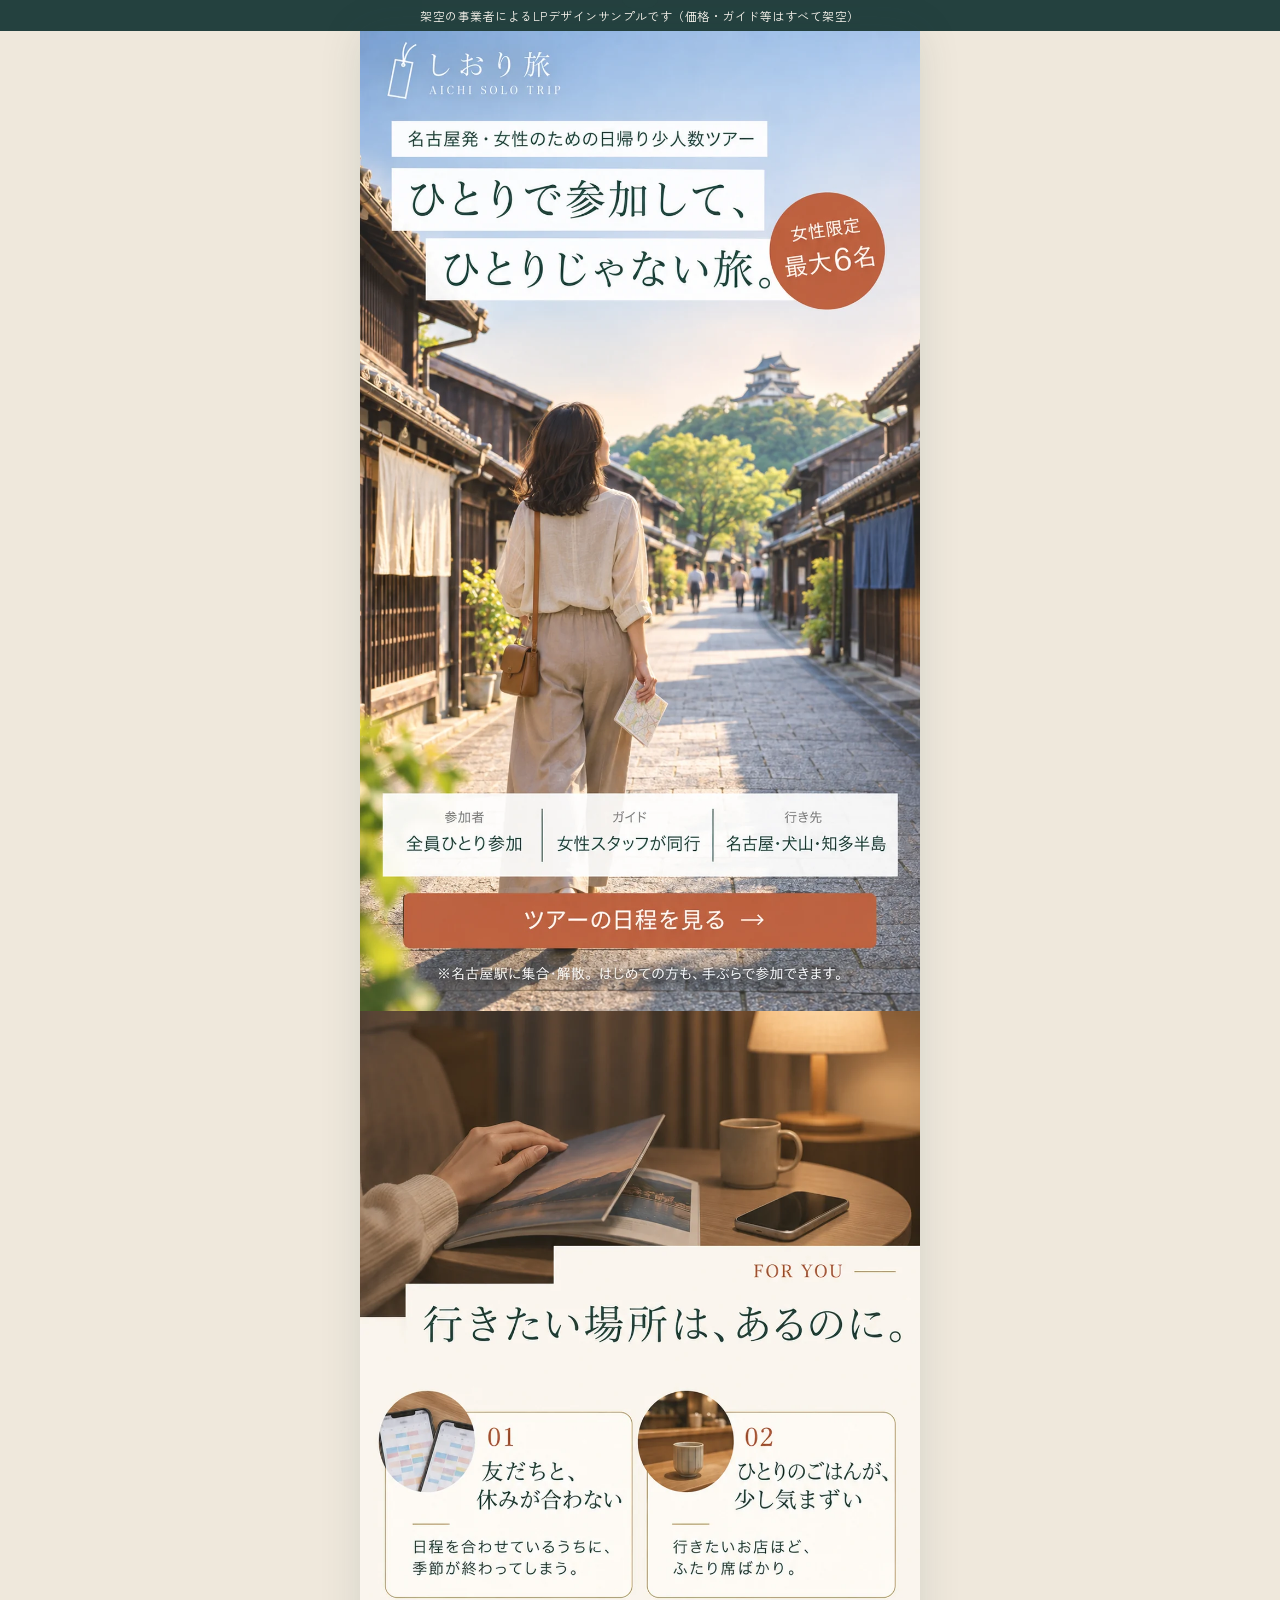
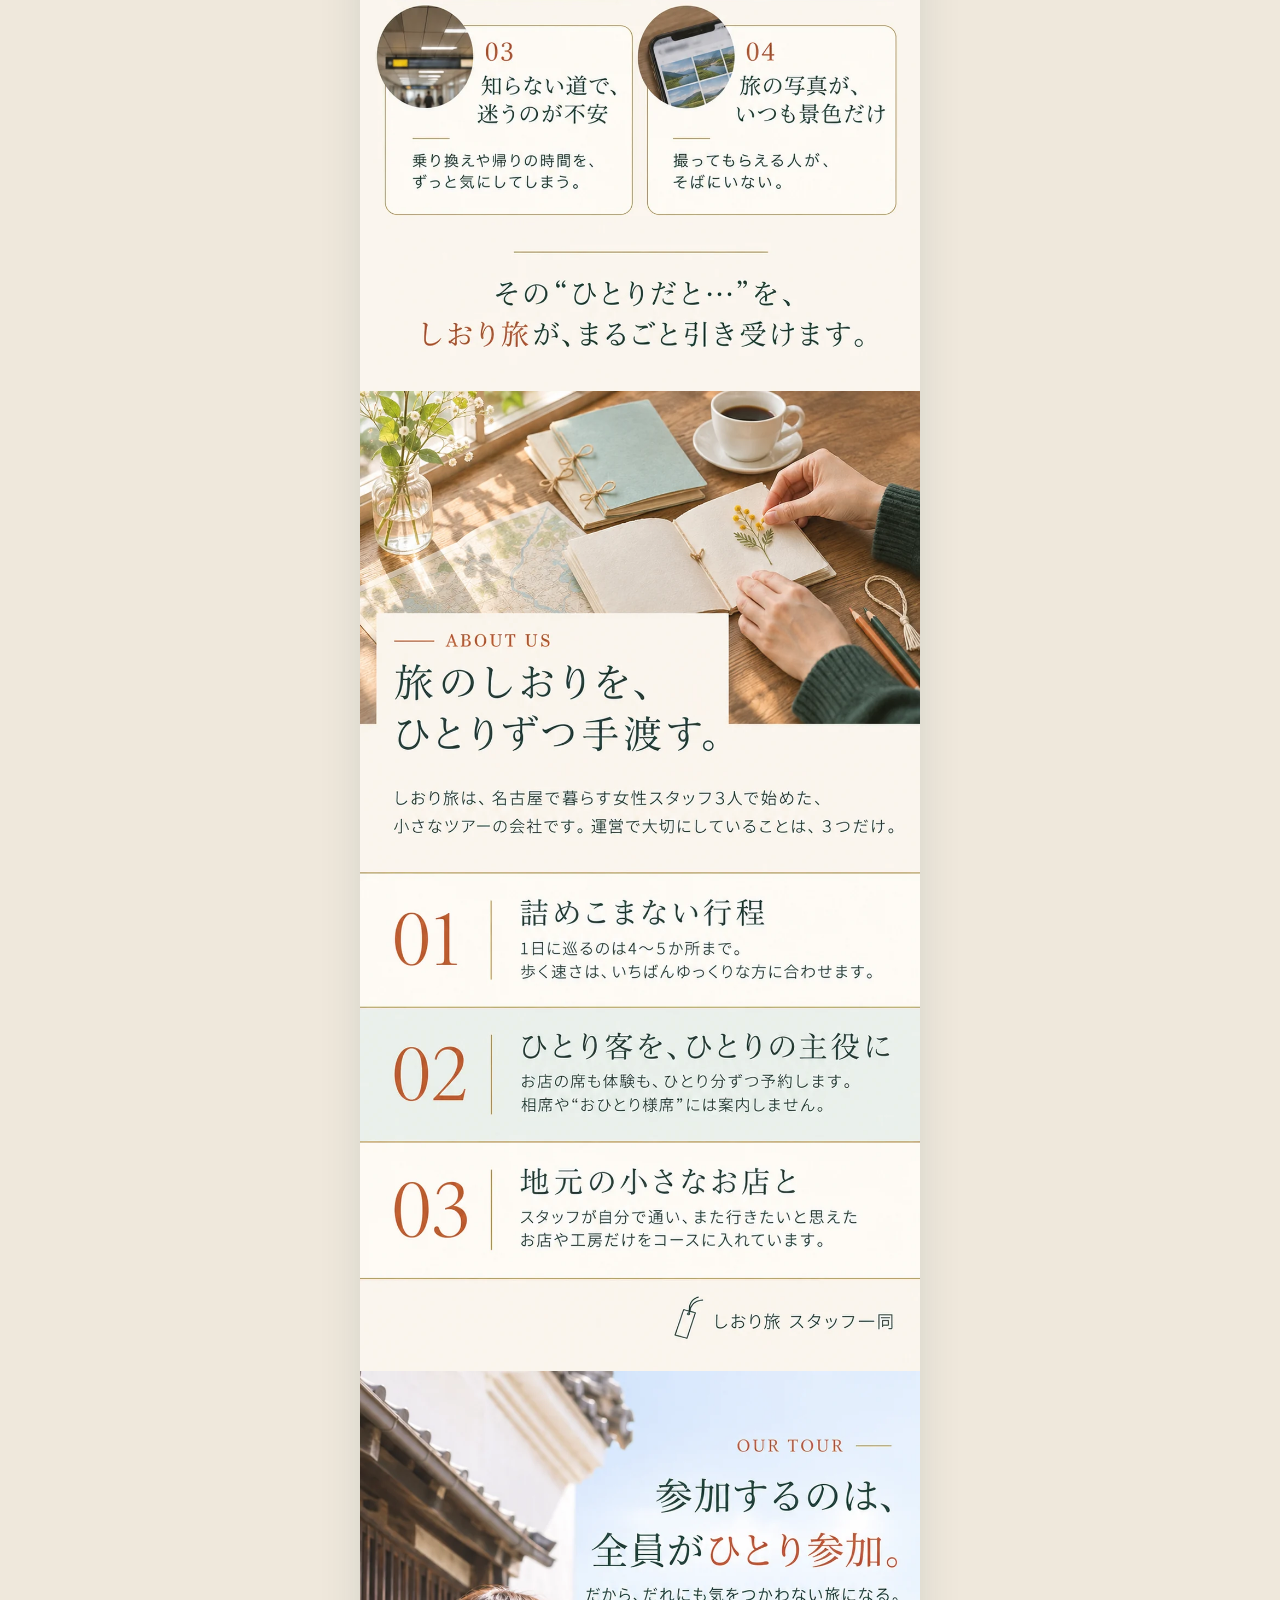
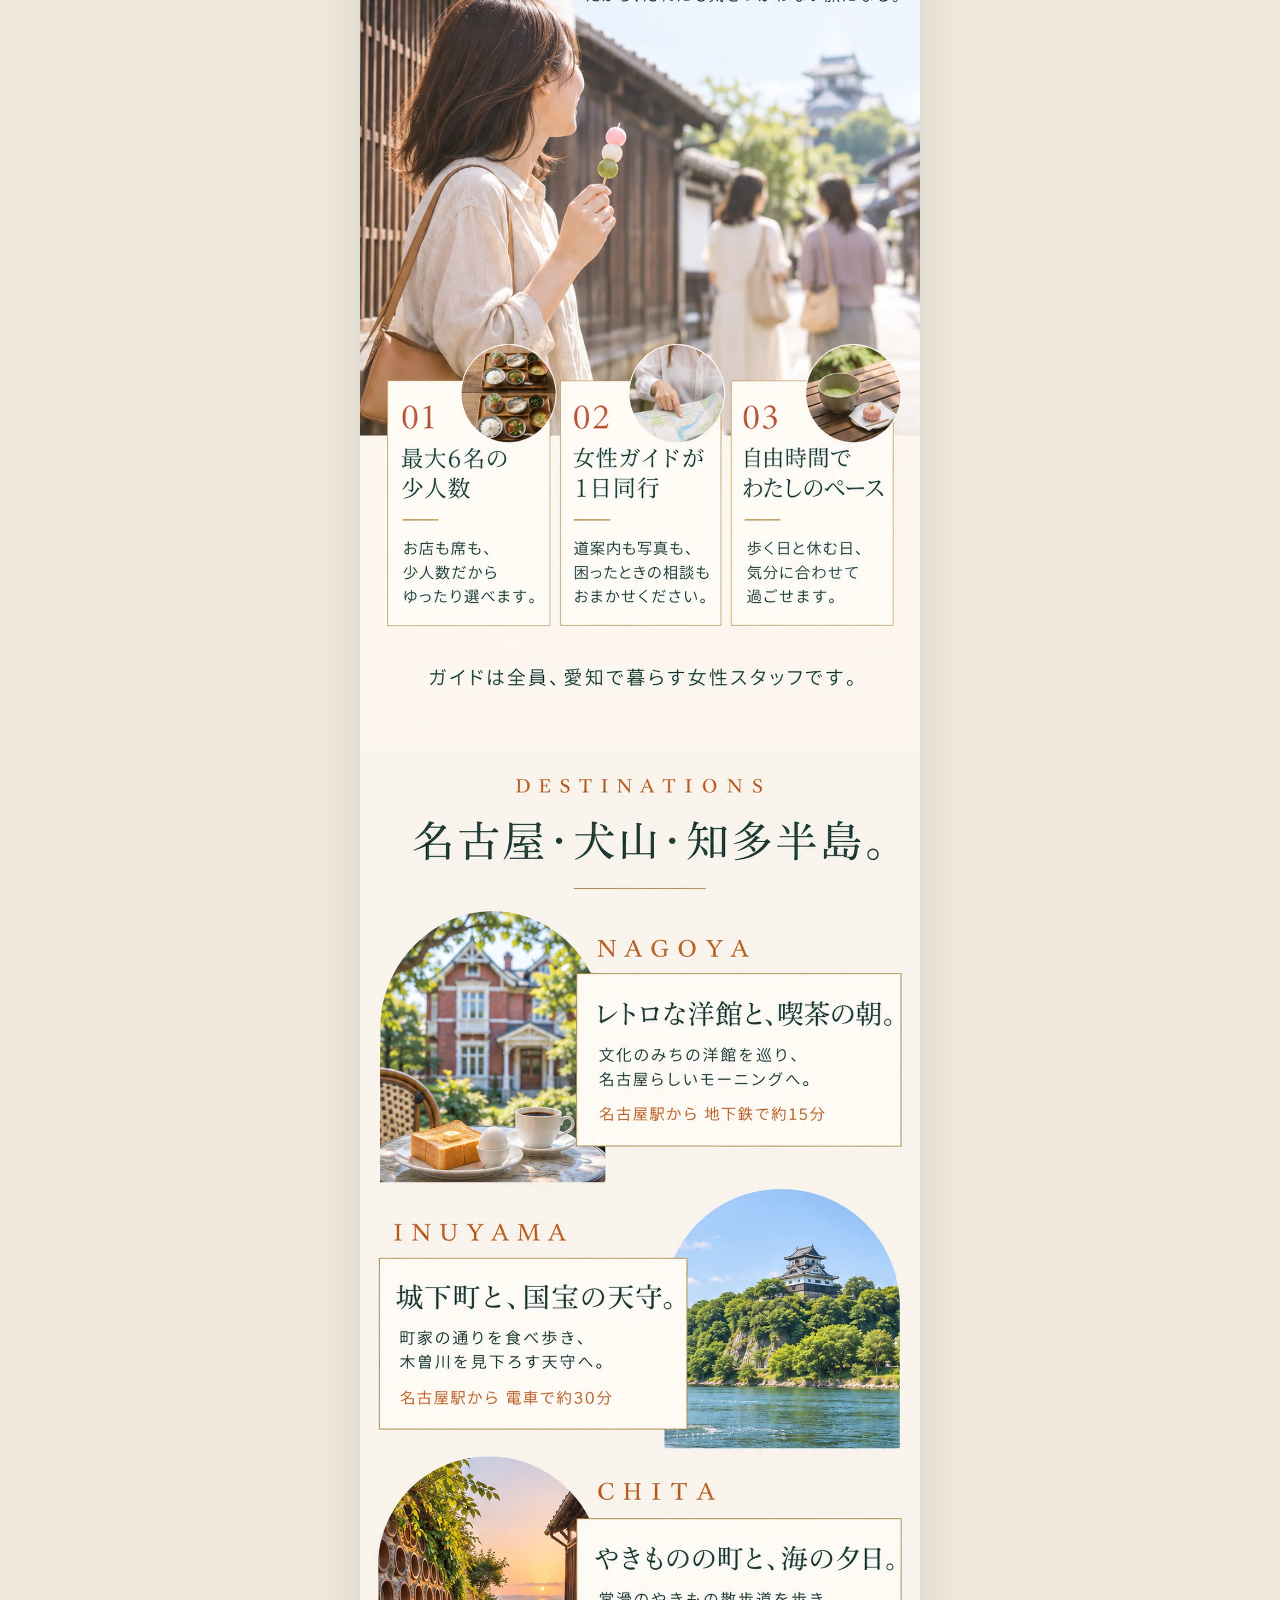
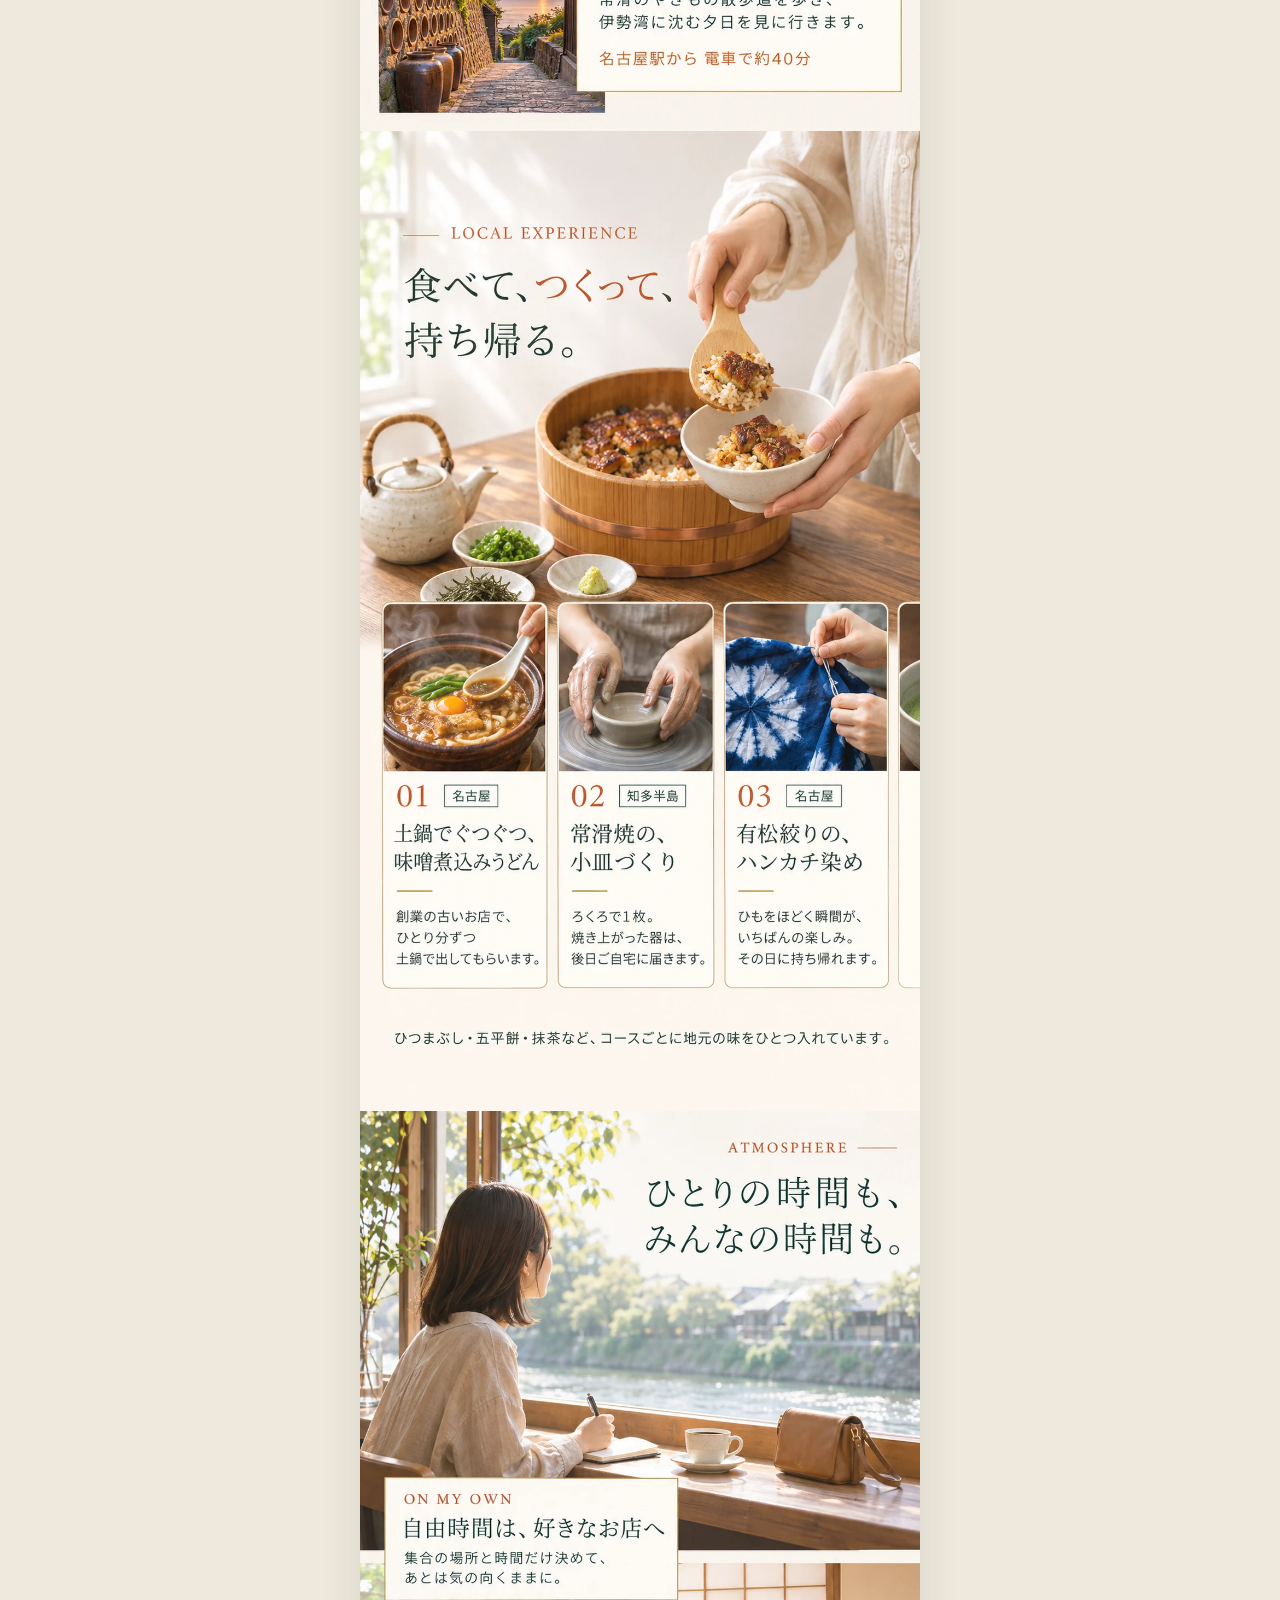
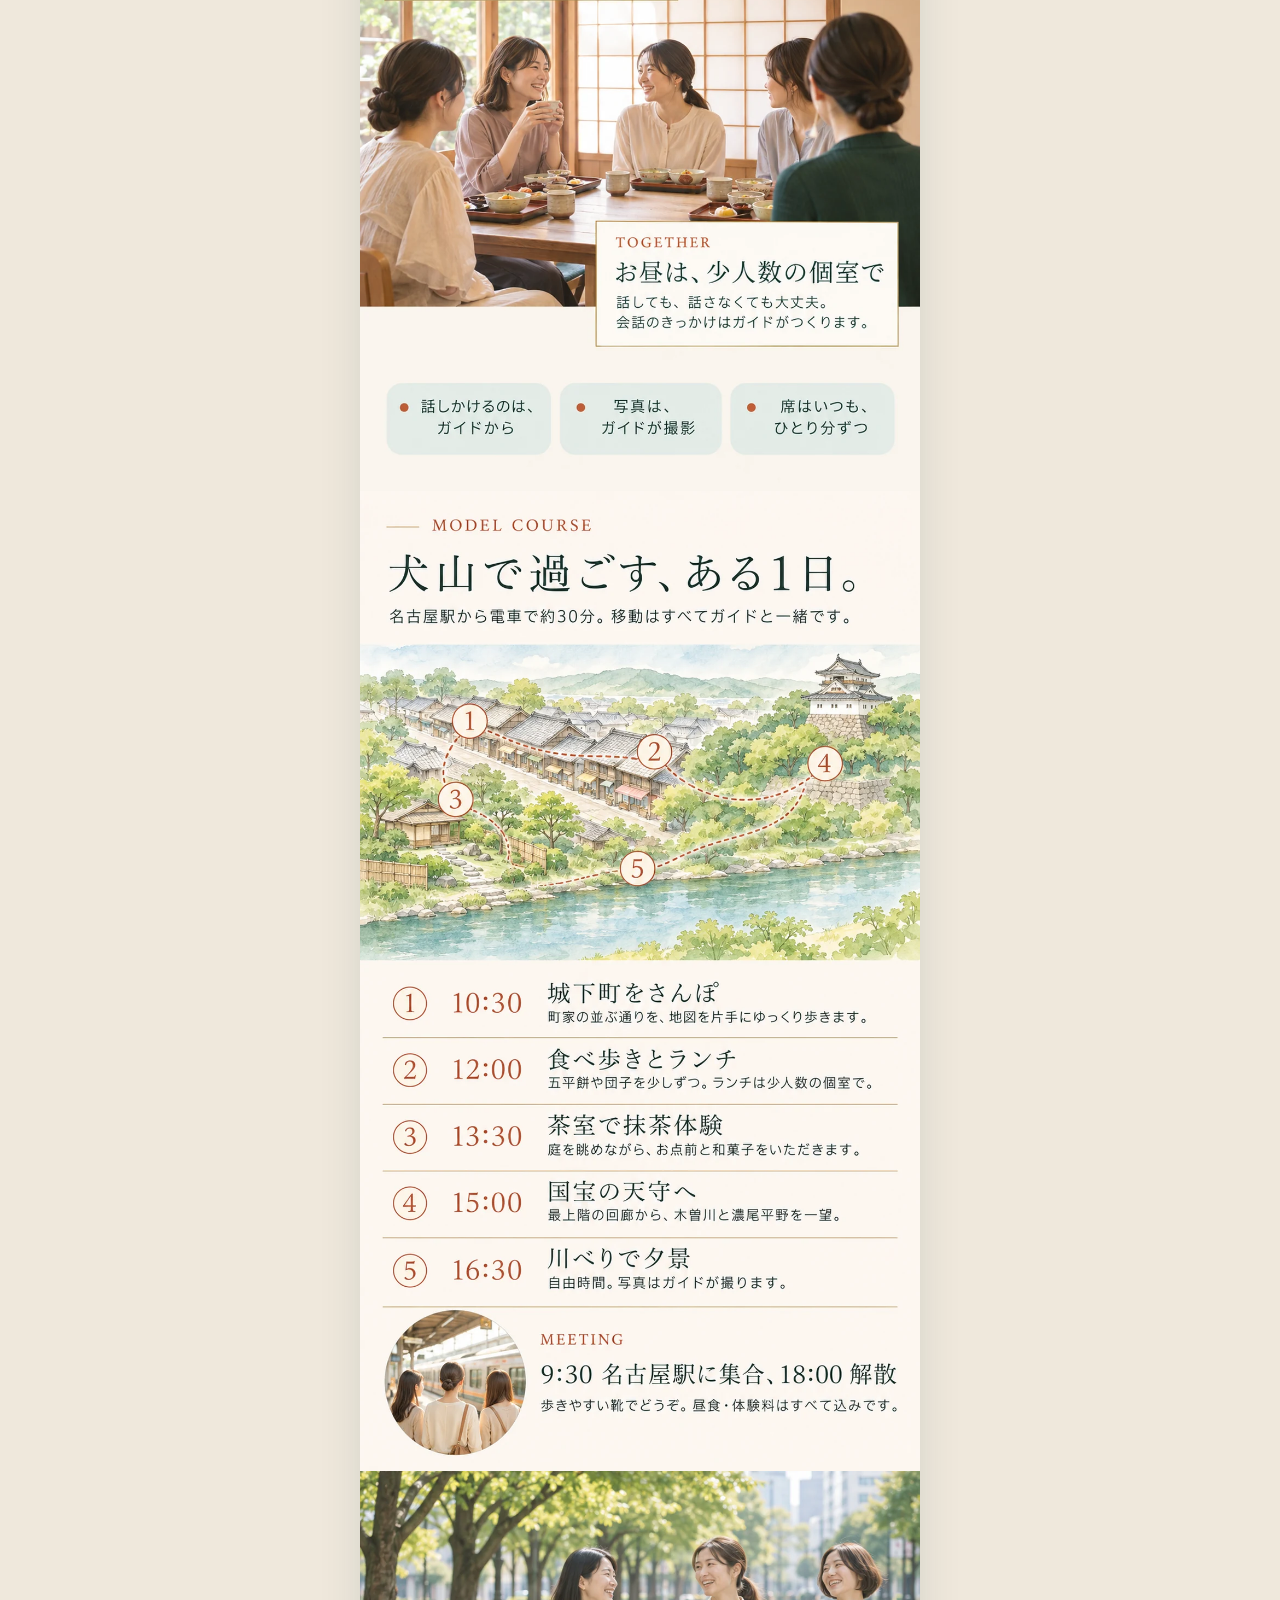
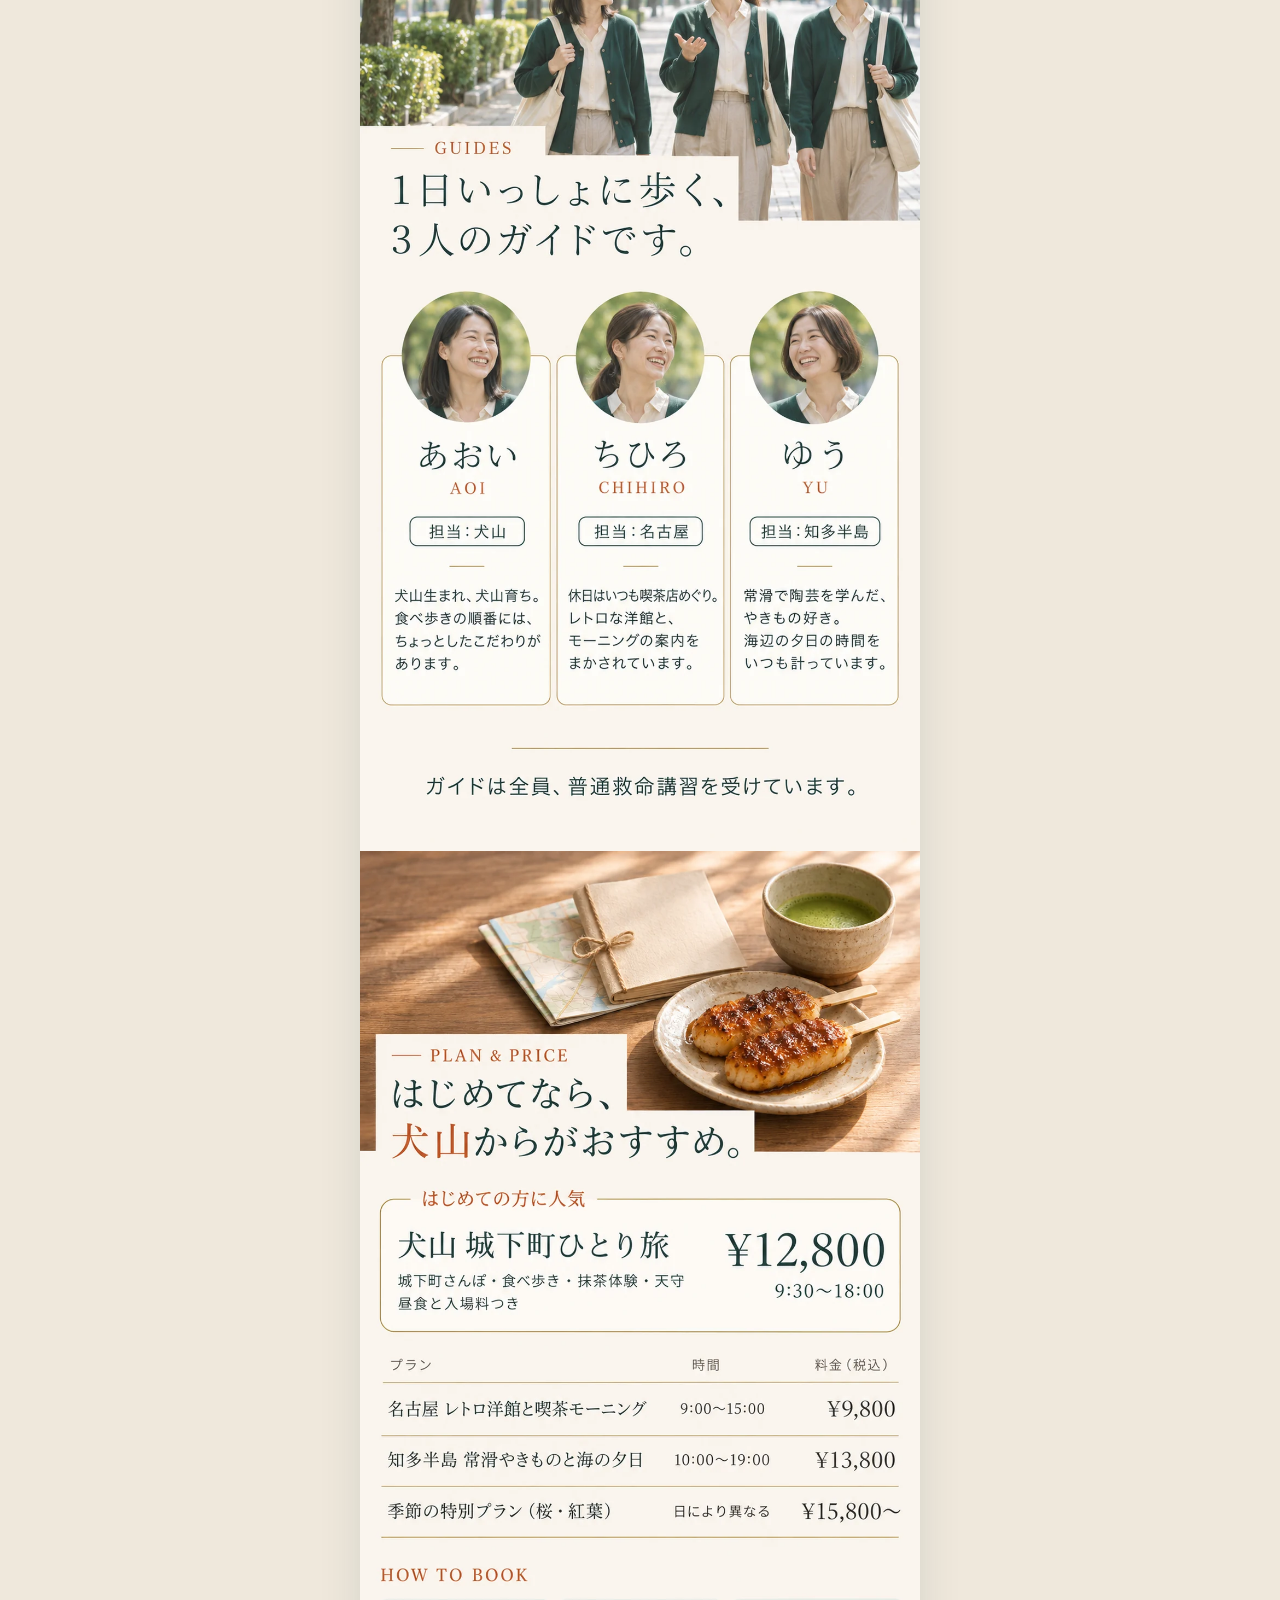
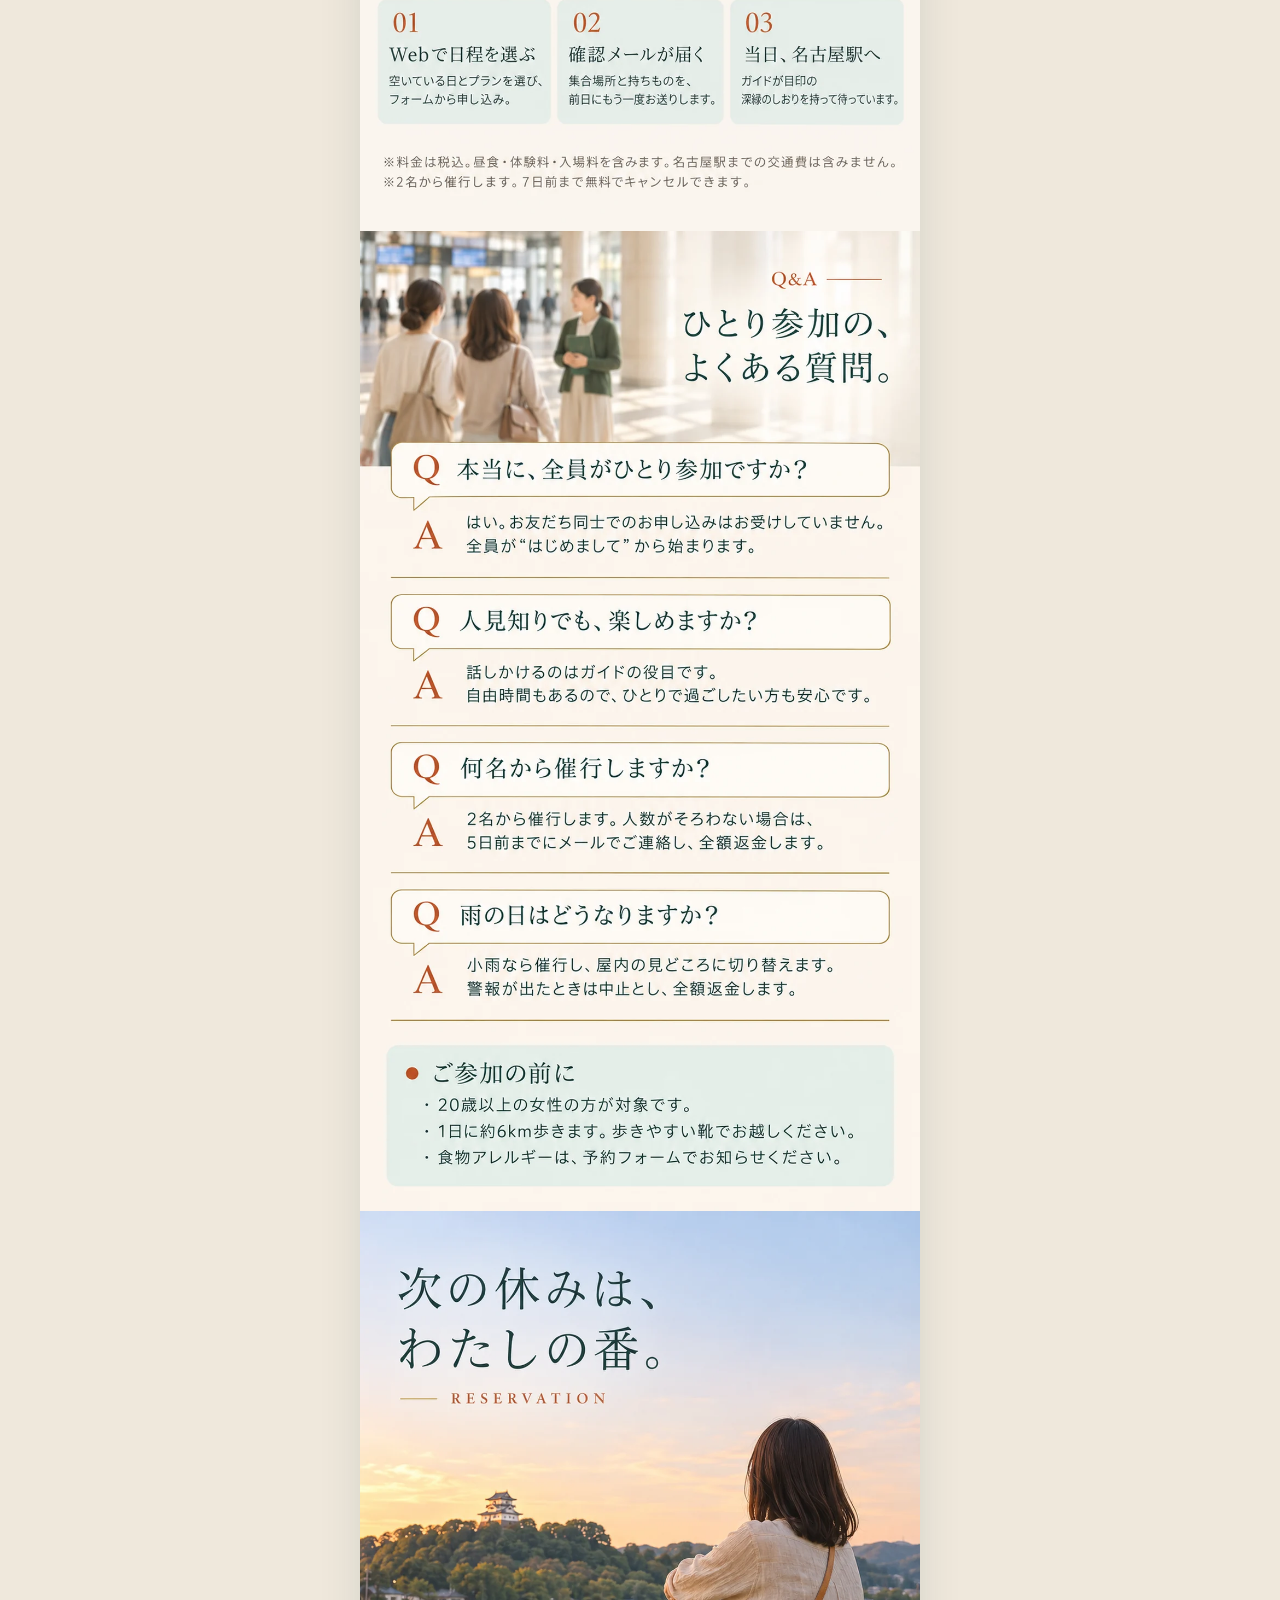
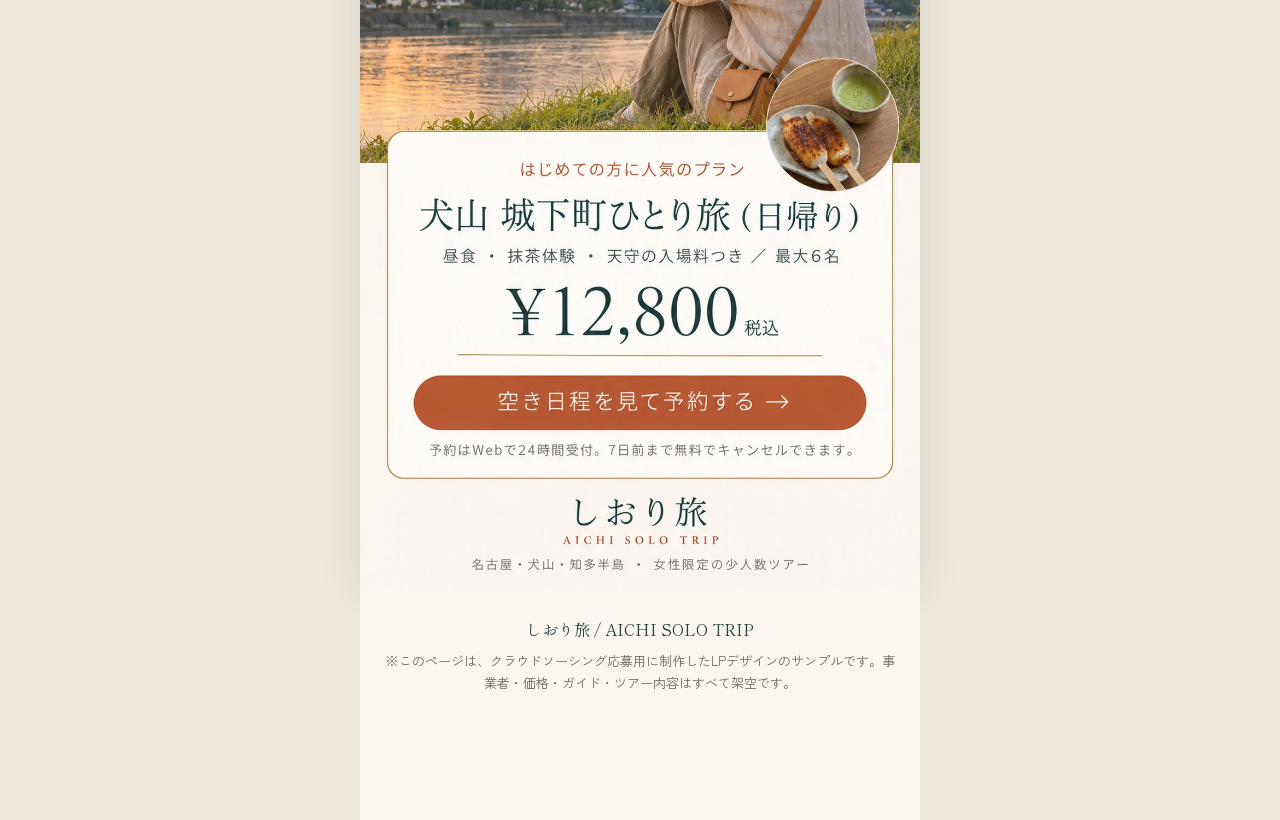
<file: works/shioritabi/site/index.html>
<!doctype html>
<html lang="ja">
<head>
<meta charset="utf-8">
<meta name="viewport" content="width=device-width, initial-scale=1">
<title>しおり旅｜名古屋発・女性限定のひとり参加ツアー（デザインサンプル）</title>
<meta name="description" content="全員ひとり参加・最大6名・女性ガイド同行。名古屋・犬山・知多半島を巡る、女性のための日帰り少人数ツアー。※架空の事業者によるLPデザインサンプルです。">
<meta property="og:title" content="しおり旅｜ひとりで参加して、ひとりじゃない旅。">
<meta property="og:description" content="名古屋発・女性限定の日帰り少人数ツアー（LPデザインサンプル）">
<meta property="og:type" content="website">
<meta property="og:image" content="images/ogp.jpg">
<meta name="robots" content="noindex">
<link rel="icon" href="data:image/svg+xml,%3Csvg xmlns='http://www.w3.org/2000/svg' viewBox='0 0 32 32'%3E%3Crect x='9' y='3' width='14' height='24' rx='2' fill='%2324413F'/%3E%3Ccircle cx='16' cy='8' r='2' fill='%23FAF6EF'/%3E%3Cpath d='M16 27v3' stroke='%23C4613F' stroke-width='2'/%3E%3C/svg%3E">
<link rel="preconnect" href="https://fonts.googleapis.com">
<link rel="preconnect" href="https://fonts.gstatic.com" crossorigin>
<link href="https://fonts.googleapis.com/css2?family=Shippori+Mincho:wght@400;500&family=Zen+Kaku+Gothic+New:wght@400;500&display=swap" rel="stylesheet">
<link rel="stylesheet" href="style.css">
</head>
<body>
<p class="demo-bar">架空の事業者によるLPデザインサンプルです（価格・ガイド等はすべて架空）</p>

<main>
  <section class="sec" id="top" aria-label="ファーストビュー">
    <h1 class="sr-only">しおり旅　ひとりで参加して、ひとりじゃない旅。名古屋発・女性のための日帰り少人数ツアー</h1>
    <img src="images/01-fv.webp" width="1024" height="1792" alt="犬山の城下町をひとりで歩く女性。ひとりで参加して、ひとりじゃない旅。女性限定・最大6名。参加者は全員ひとり参加、女性スタッフのガイドが同行、行き先は名古屋・犬山・知多半島。" fetchpriority="high">
    <a class="hit" href="#price" style="--x:10%;--y:89%;--w:80%;--h:5.6%" aria-label="ツアーの日程を見る"></a>
  </section>

  <section class="sec" id="for-you" aria-labelledby="h-pain">
    <h2 id="h-pain" class="sr-only">行きたい場所は、あるのに。</h2>
    <img src="images/02-pain.webp" width="1024" height="1792" loading="lazy" alt="こんな悩みはありませんか。友だちと休みが合わない。ひとりのごはんが少し気まずい。知らない道で迷うのが不安。旅の写真がいつも景色だけ。その「ひとりだと…」を、しおり旅がまるごと引き受けます。">
  </section>

  <section class="sec" id="about" aria-labelledby="h-about">
    <h2 id="h-about" class="sr-only">旅のしおりを、ひとりずつ手渡す。</h2>
    <img src="images/03-about.webp" width="1024" height="1792" loading="lazy" alt="しおり旅は名古屋で暮らす女性スタッフ3人で始めた小さなツアーの会社です。運営方針は、詰めこまない行程、ひとり客をひとりの主役に、地元の小さなお店と、の3つです。">
  </section>

  <section class="sec" id="features" aria-labelledby="h-features">
    <h2 id="h-features" class="sr-only">参加するのは、全員がひとり参加。</h2>
    <img src="images/04-offer.webp" width="1024" height="1792" loading="lazy" alt="ツアーの特長。最大6名の少人数。女性ガイドが1日同行。自由時間でわたしのペース。ガイドは全員、愛知で暮らす女性スタッフです。">
  </section>

  <section class="sec" id="spots" aria-labelledby="h-spots">
    <h2 id="h-spots" class="sr-only">名古屋・犬山・知多半島。</h2>
    <img src="images/05-spots.webp" width="1024" height="1792" loading="lazy" alt="行き先は3つ。名古屋はレトロな洋館と喫茶の朝（名古屋駅から地下鉄で約15分）。犬山は城下町と国宝の天守（電車で約30分）。知多半島はやきものの町と海の夕日（電車で約40分）。">
  </section>

  <section class="sec" id="experience" aria-labelledby="h-exp">
    <h2 id="h-exp" class="sr-only">食べて、つくって、持ち帰る。</h2>
    <img src="images/06-plans.webp" width="1024" height="1792" loading="lazy" alt="ご当地グルメと文化体験。名古屋の味噌煮込みうどん、知多半島の常滑焼の小皿づくり、名古屋・有松絞りのハンカチ染め。コースごとに地元の味をひとつ入れています。">
  </section>

  <section class="sec" id="mood" aria-labelledby="h-mood">
    <h2 id="h-mood" class="sr-only">ひとりの時間も、みんなの時間も。</h2>
    <img src="images/07-mood.webp" width="1024" height="1792" loading="lazy" alt="自由時間はひとりで好きなお店へ。お昼は少人数の個室で、話しても話さなくても大丈夫。話しかけるのはガイドから、写真はガイドが撮影、席はいつもひとり分ずつ。">
  </section>

  <section class="sec" id="course" aria-labelledby="h-course">
    <h2 id="h-course" class="sr-only">犬山で過ごす、ある1日。</h2>
    <img src="images/08-flow.webp" width="1024" height="1792" loading="lazy" alt="モデルコース。9時30分に名古屋駅集合。10時30分 城下町をさんぽ、12時 食べ歩きとランチ、13時30分 茶室で抹茶体験、15時 国宝の天守へ、16時30分 川べりで夕景。18時に名古屋駅で解散。">
  </section>

  <section class="sec" id="guides" aria-labelledby="h-guides">
    <h2 id="h-guides" class="sr-only">1日いっしょに歩く、3人のガイドです。</h2>
    <img src="images/09-guide.webp" width="1024" height="1792" loading="lazy" alt="ガイド紹介。犬山担当のあおい、名古屋担当のちひろ、知多半島担当のゆう。ガイドは全員、普通救命講習を受けています。">
  </section>

  <section class="sec" id="price" aria-labelledby="h-price">
    <h2 id="h-price" class="sr-only">プランと料金</h2>
    <img src="images/10-price.webp" width="1024" height="1792" loading="lazy" alt="プランと料金（税込）。犬山 城下町ひとり旅（はじめての方に人気）9:30〜18:00、12,800円。名古屋 レトロ洋館と喫茶モーニング 9:00〜15:00、9,800円。知多半島 常滑やきものと海の夕日 10:00〜19:00、13,800円。季節の特別プラン（桜・紅葉）15,800円から。予約方法は、Webで日程を選ぶ、確認メールが届く、当日名古屋駅へ、の3ステップ。料金は昼食・体験料・入場料込み、名古屋駅までの交通費は含みません。2名から催行、7日前まで無料キャンセル。">
  </section>

  <section class="sec" id="faq" aria-labelledby="h-faq">
    <h2 id="h-faq" class="sr-only">ひとり参加の、よくある質問。</h2>
    <img src="images/11-faq.webp" width="1024" height="1792" loading="lazy" alt="よくある質問。全員がひとり参加です。人見知りでも話しかけるのはガイドの役目。2名から催行。小雨なら催行し、警報時は中止・全額返金。対象は20歳以上の女性、1日約6km歩きます。食物アレルギーは予約フォームでお知らせください。">
  </section>

  <section class="sec" id="reserve" aria-labelledby="h-reserve">
    <h2 id="h-reserve" class="sr-only">次の休みは、わたしの番。</h2>
    <img src="images/12-cta.webp" width="1024" height="1792" loading="lazy" alt="犬山 城下町ひとり旅（日帰り）。昼食・抹茶体験・天守の入場料つき、最大6名。12,800円（税込）。予約はWebで24時間受付、7日前まで無料でキャンセルできます。">
    <a class="hit js-demo" href="#" style="--x:9.5%;--y:77.8%;--w:81%;--h:5.8%" aria-label="空き日程を見て予約する（デモ）"></a>
  </section>
</main>

<footer class="foot">
  <p>しおり旅 / AICHI SOLO TRIP</p>
  <p class="note">※このページは、クラウドソーシング応募用に制作したLPデザインのサンプルです。事業者・価格・ガイド・ツアー内容はすべて架空です。</p>
</footer>

<a class="sticky-cta" href="#reserve" aria-hidden="true" tabindex="-1">空き日程を見て予約する <span aria-hidden="true">→</span></a>
<div class="toast" role="status" aria-live="polite"></div>

<script src="main.js"></script>
</body>
</html>
</file>
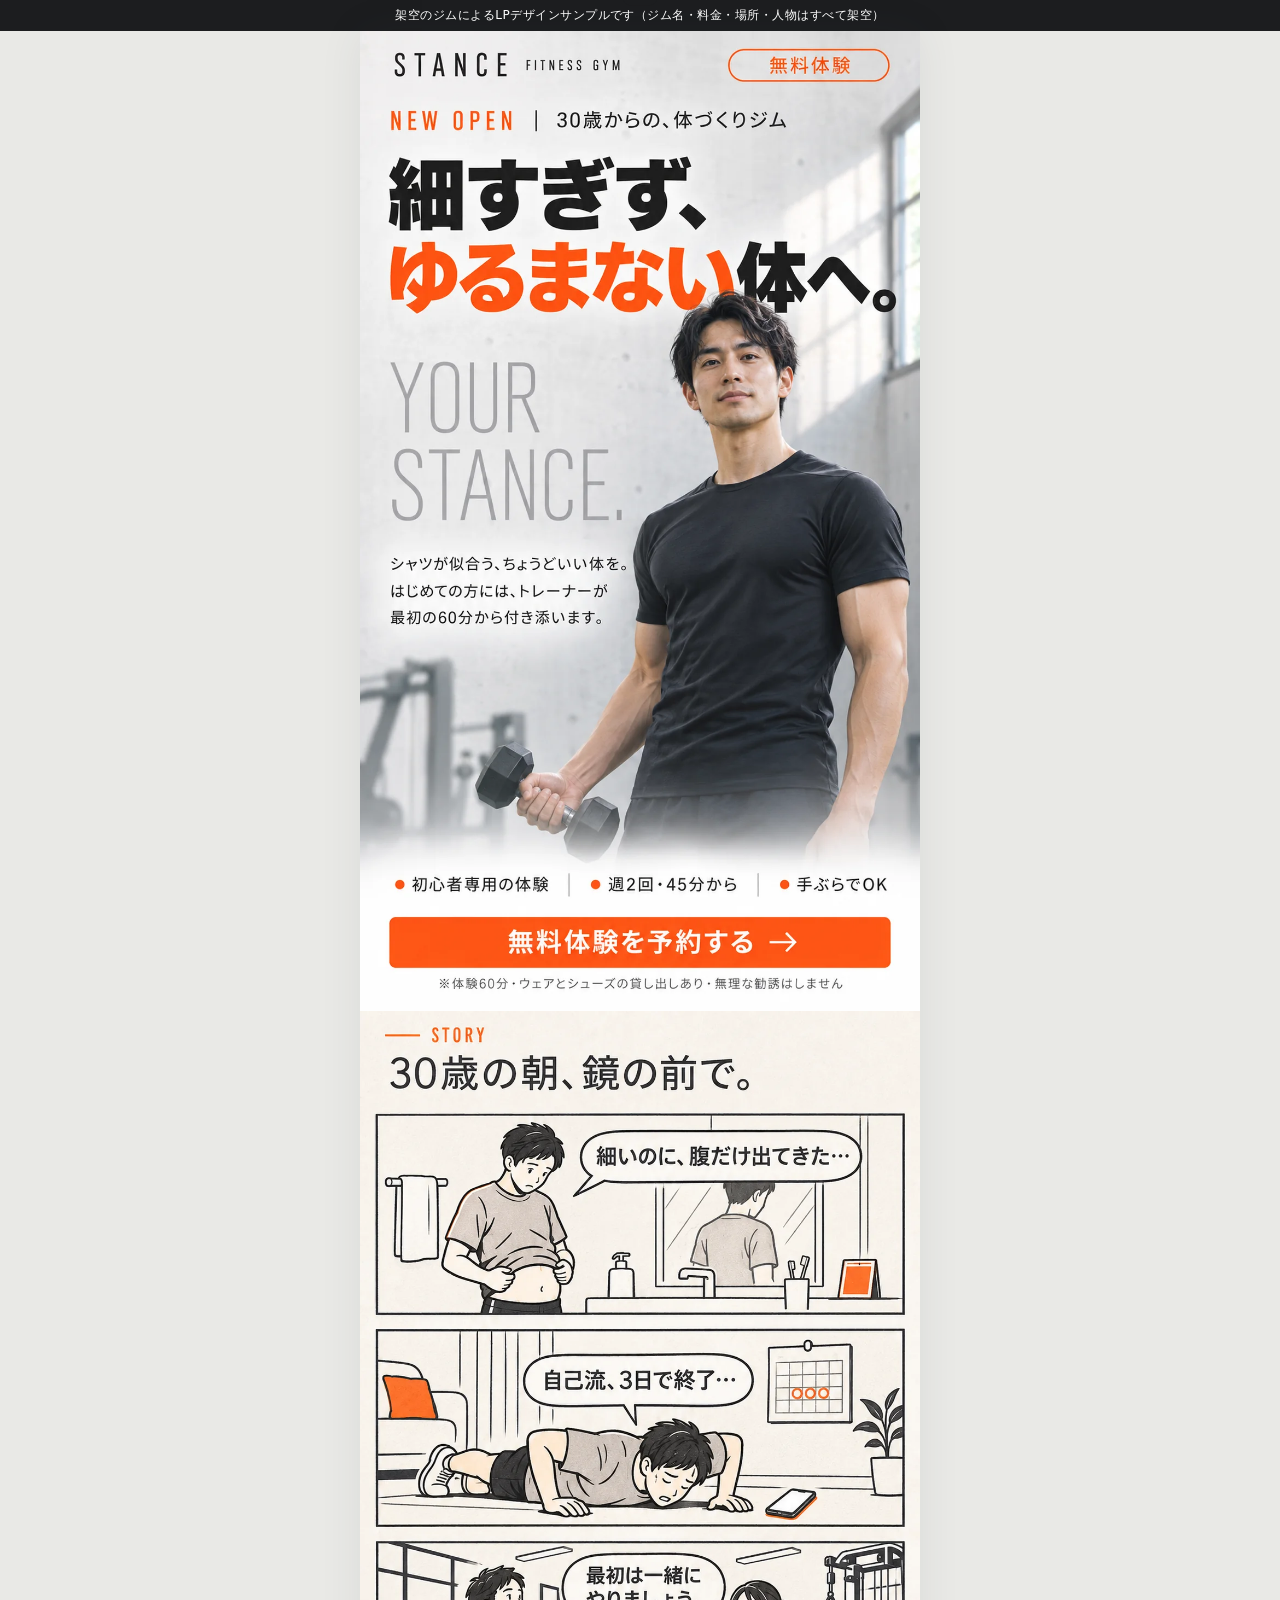
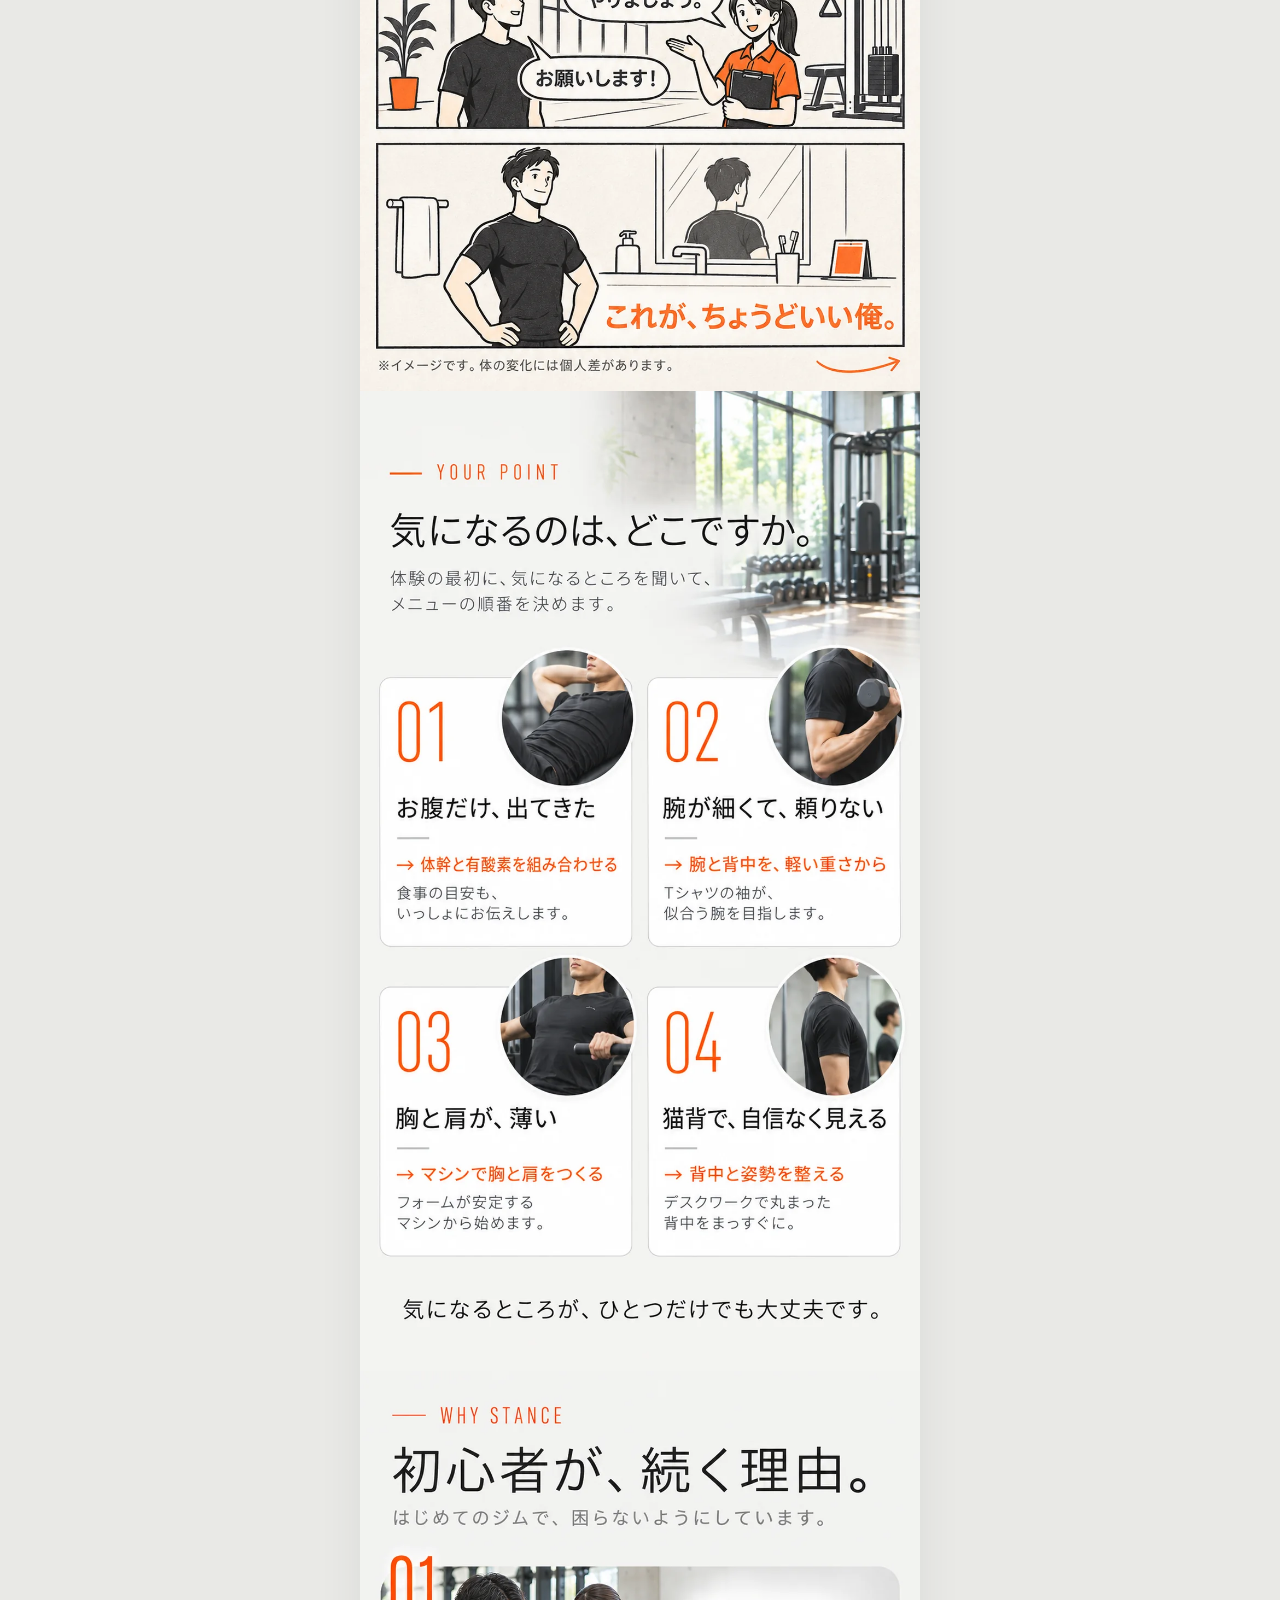
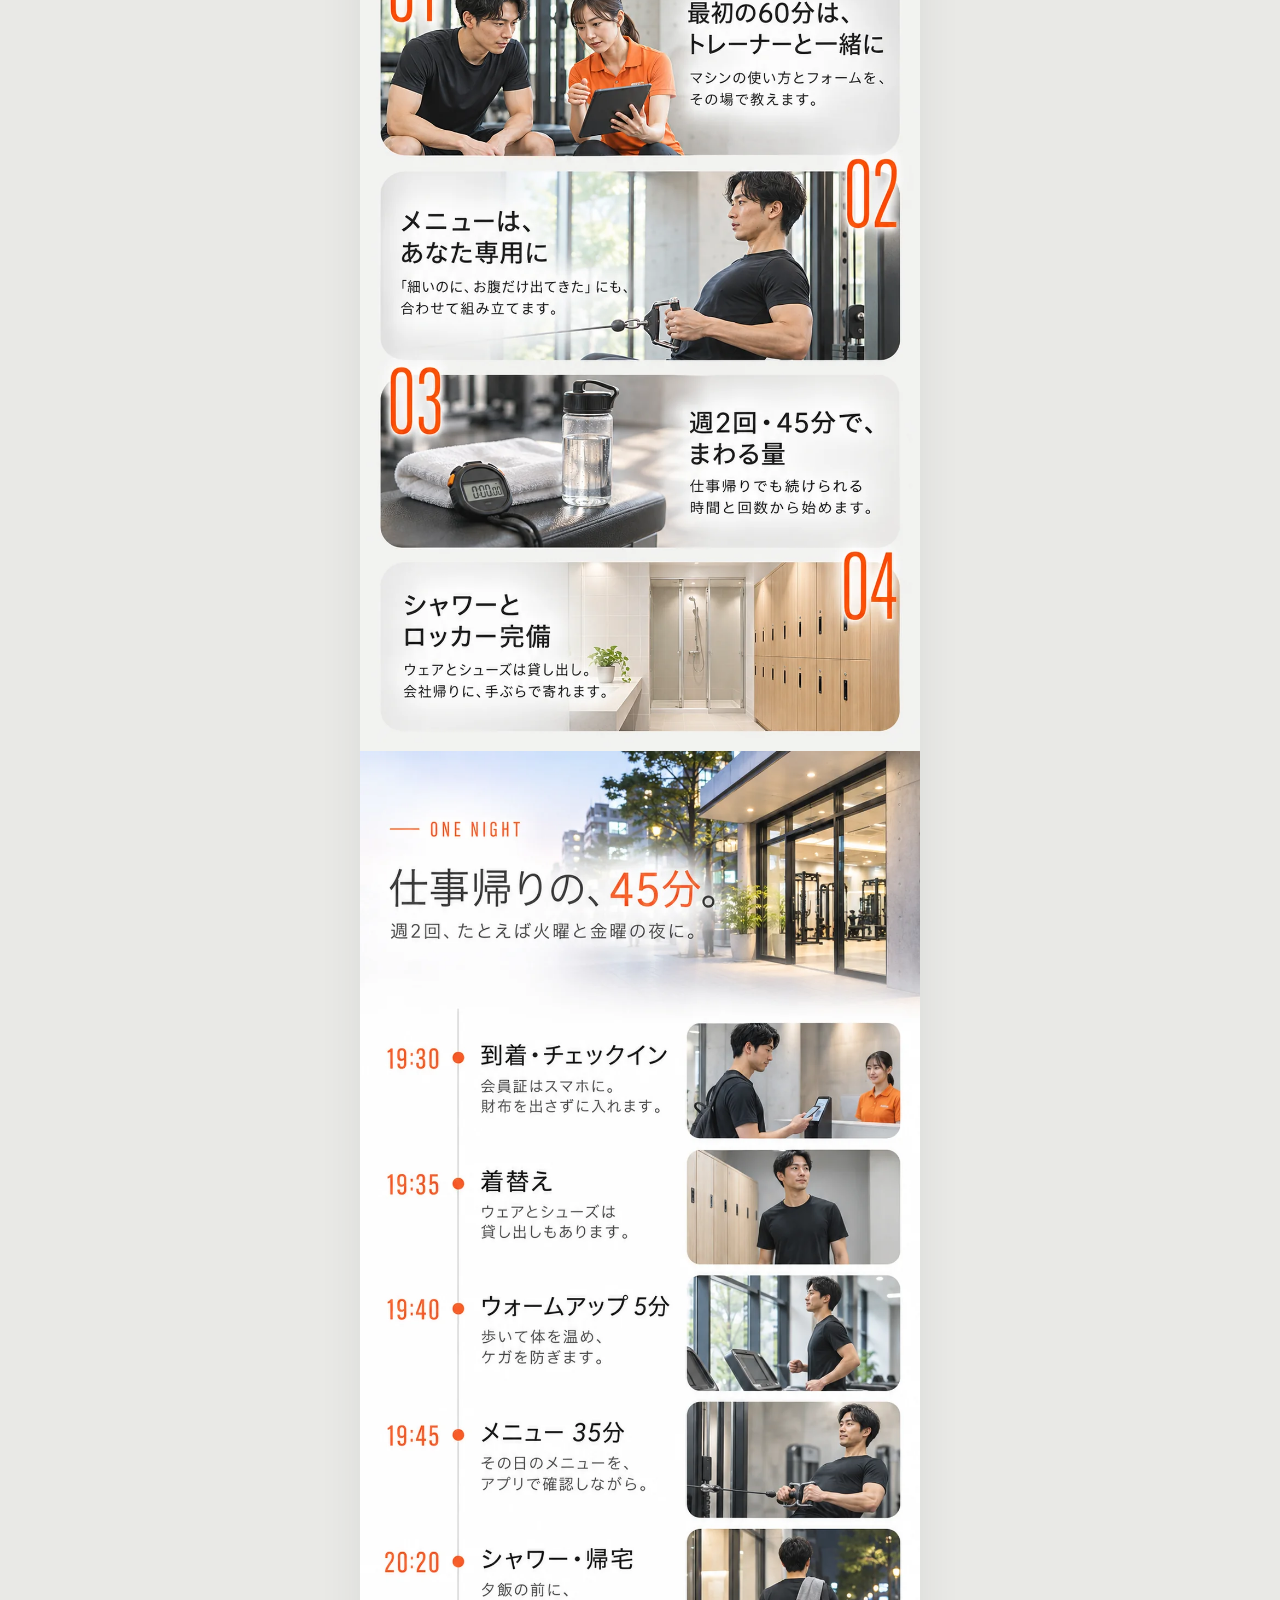
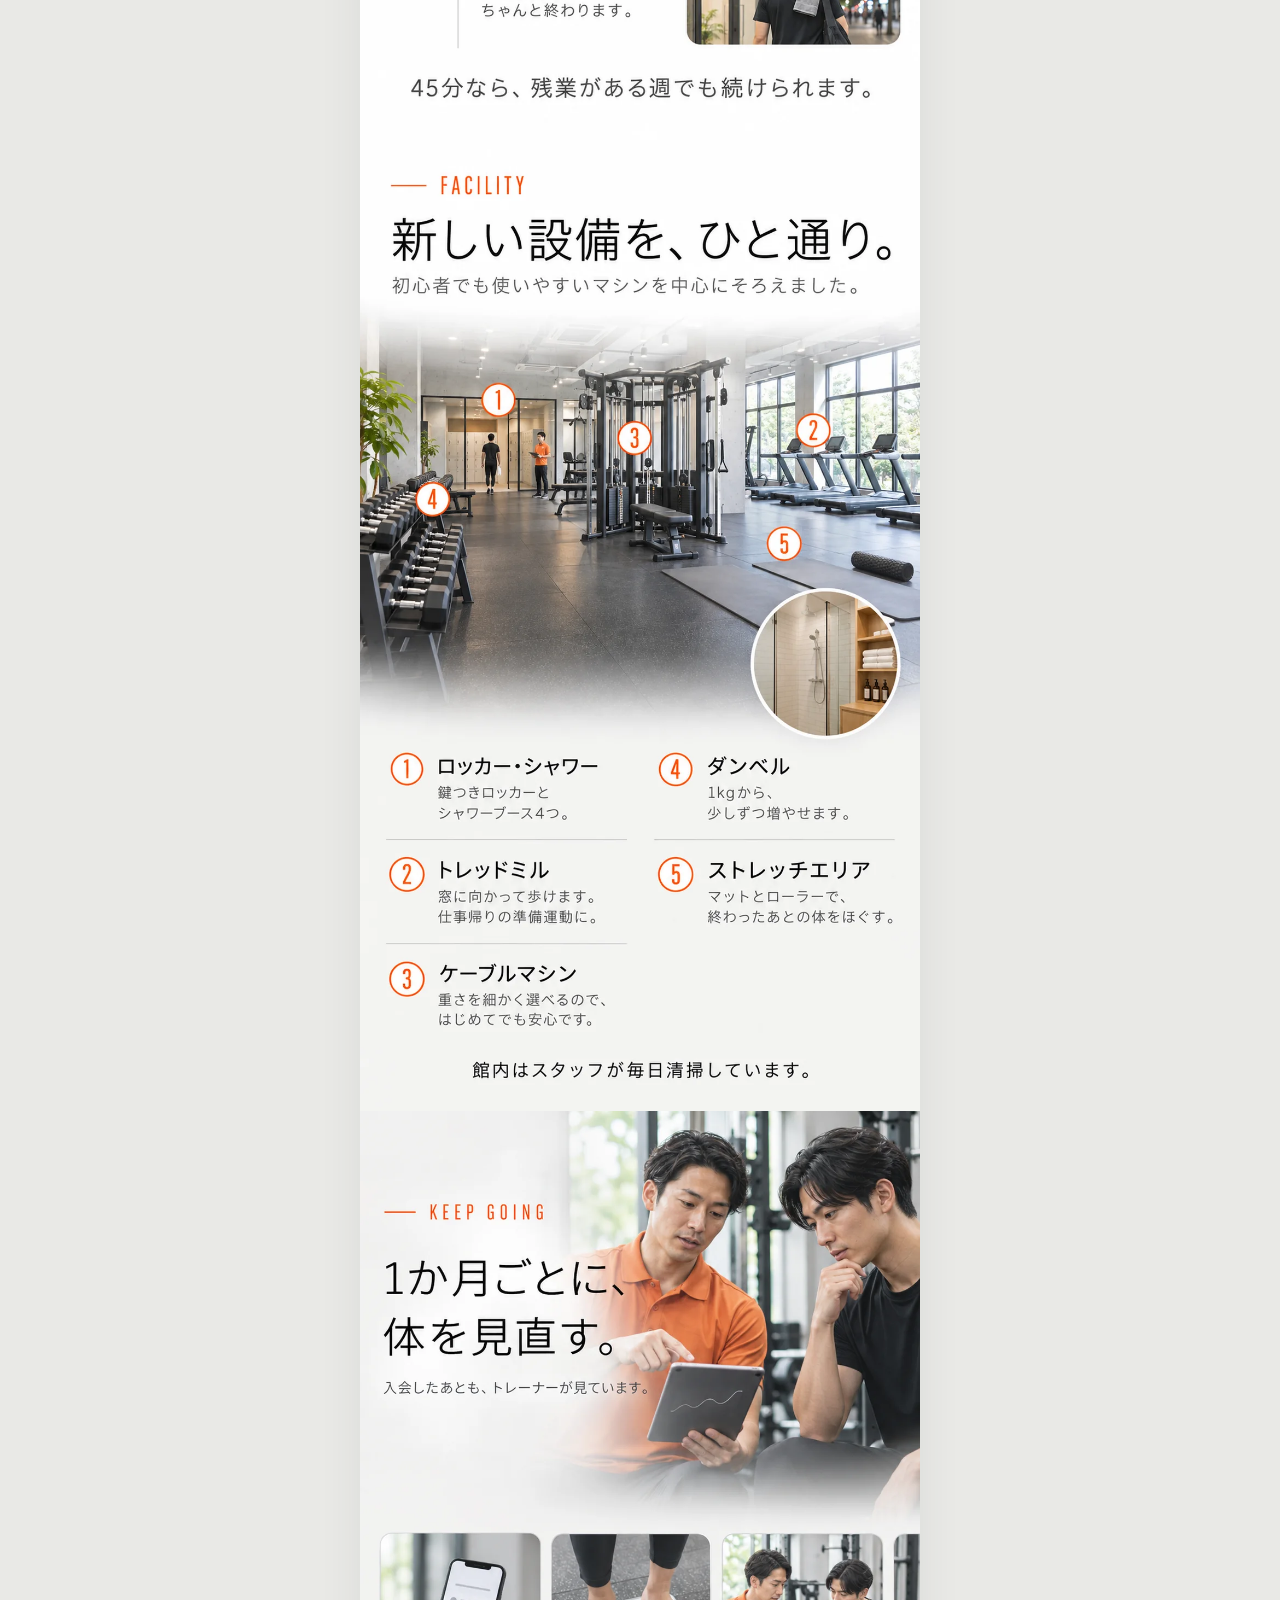
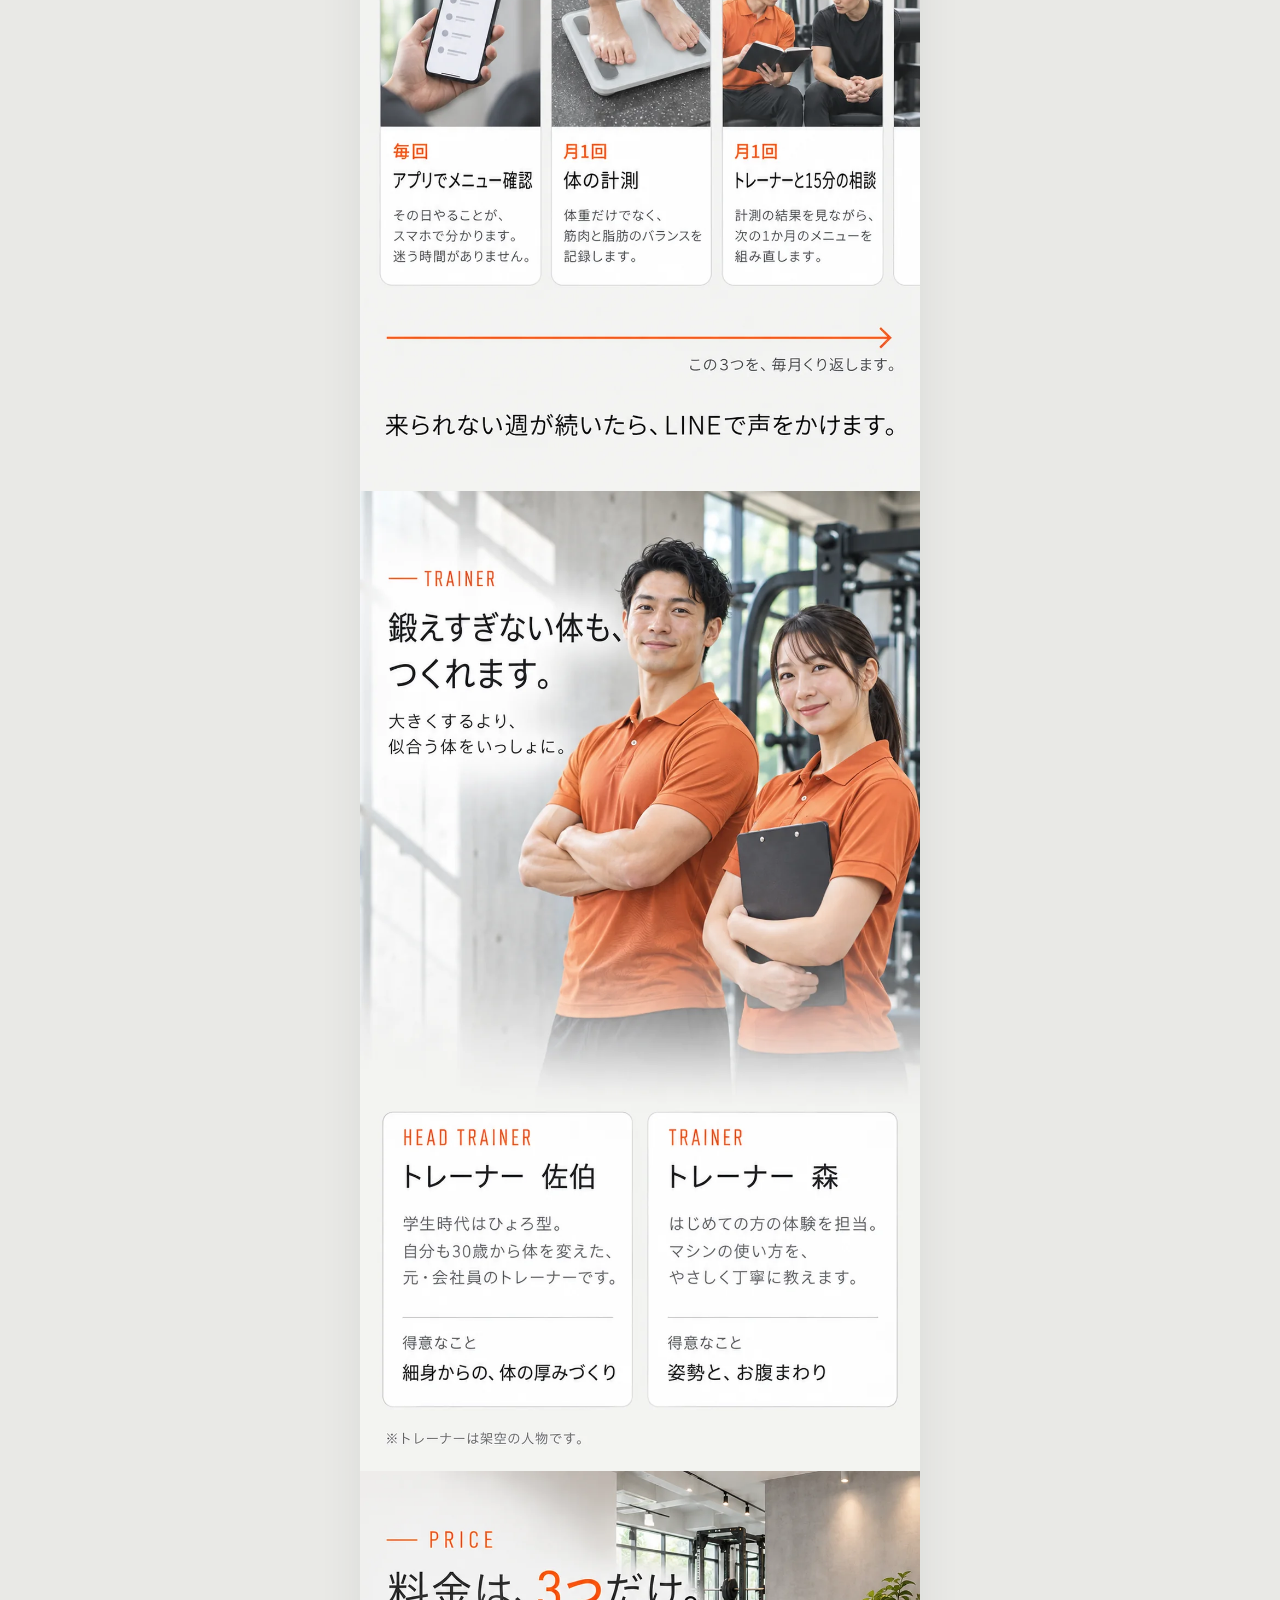
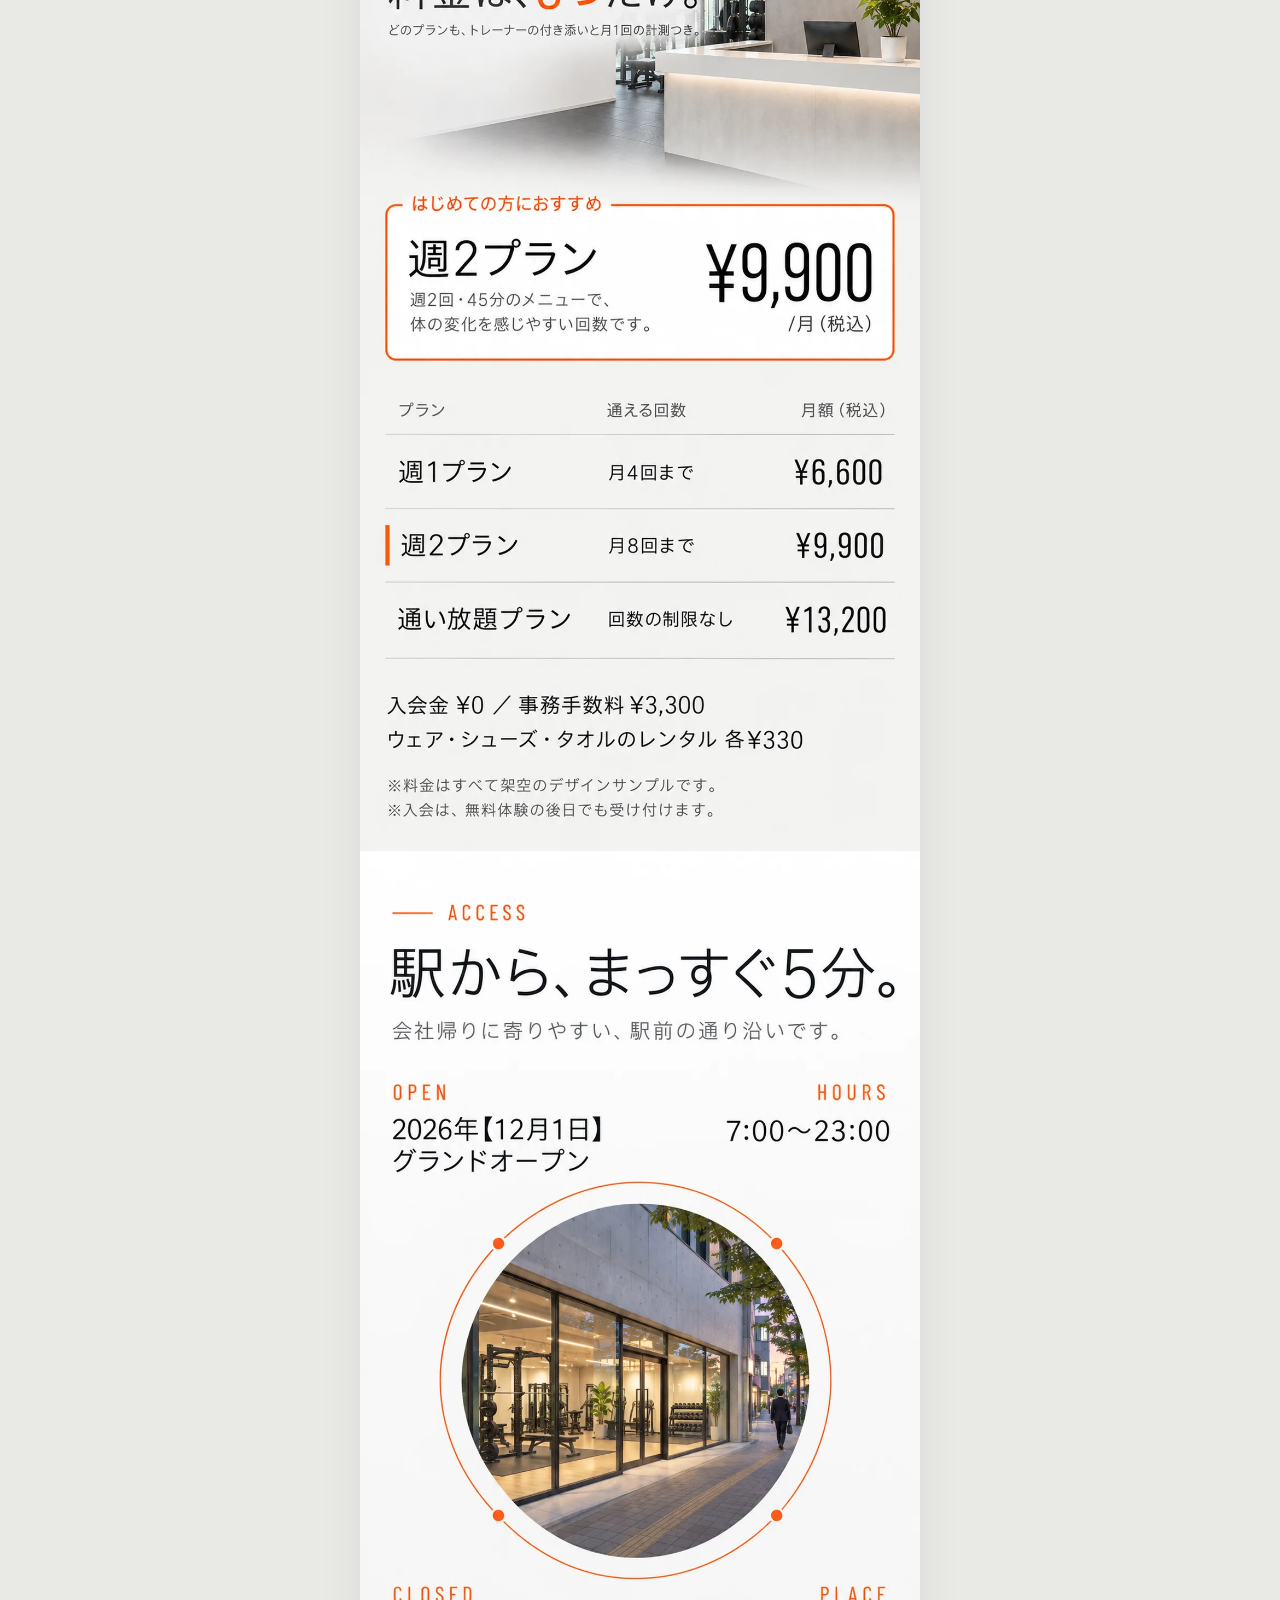
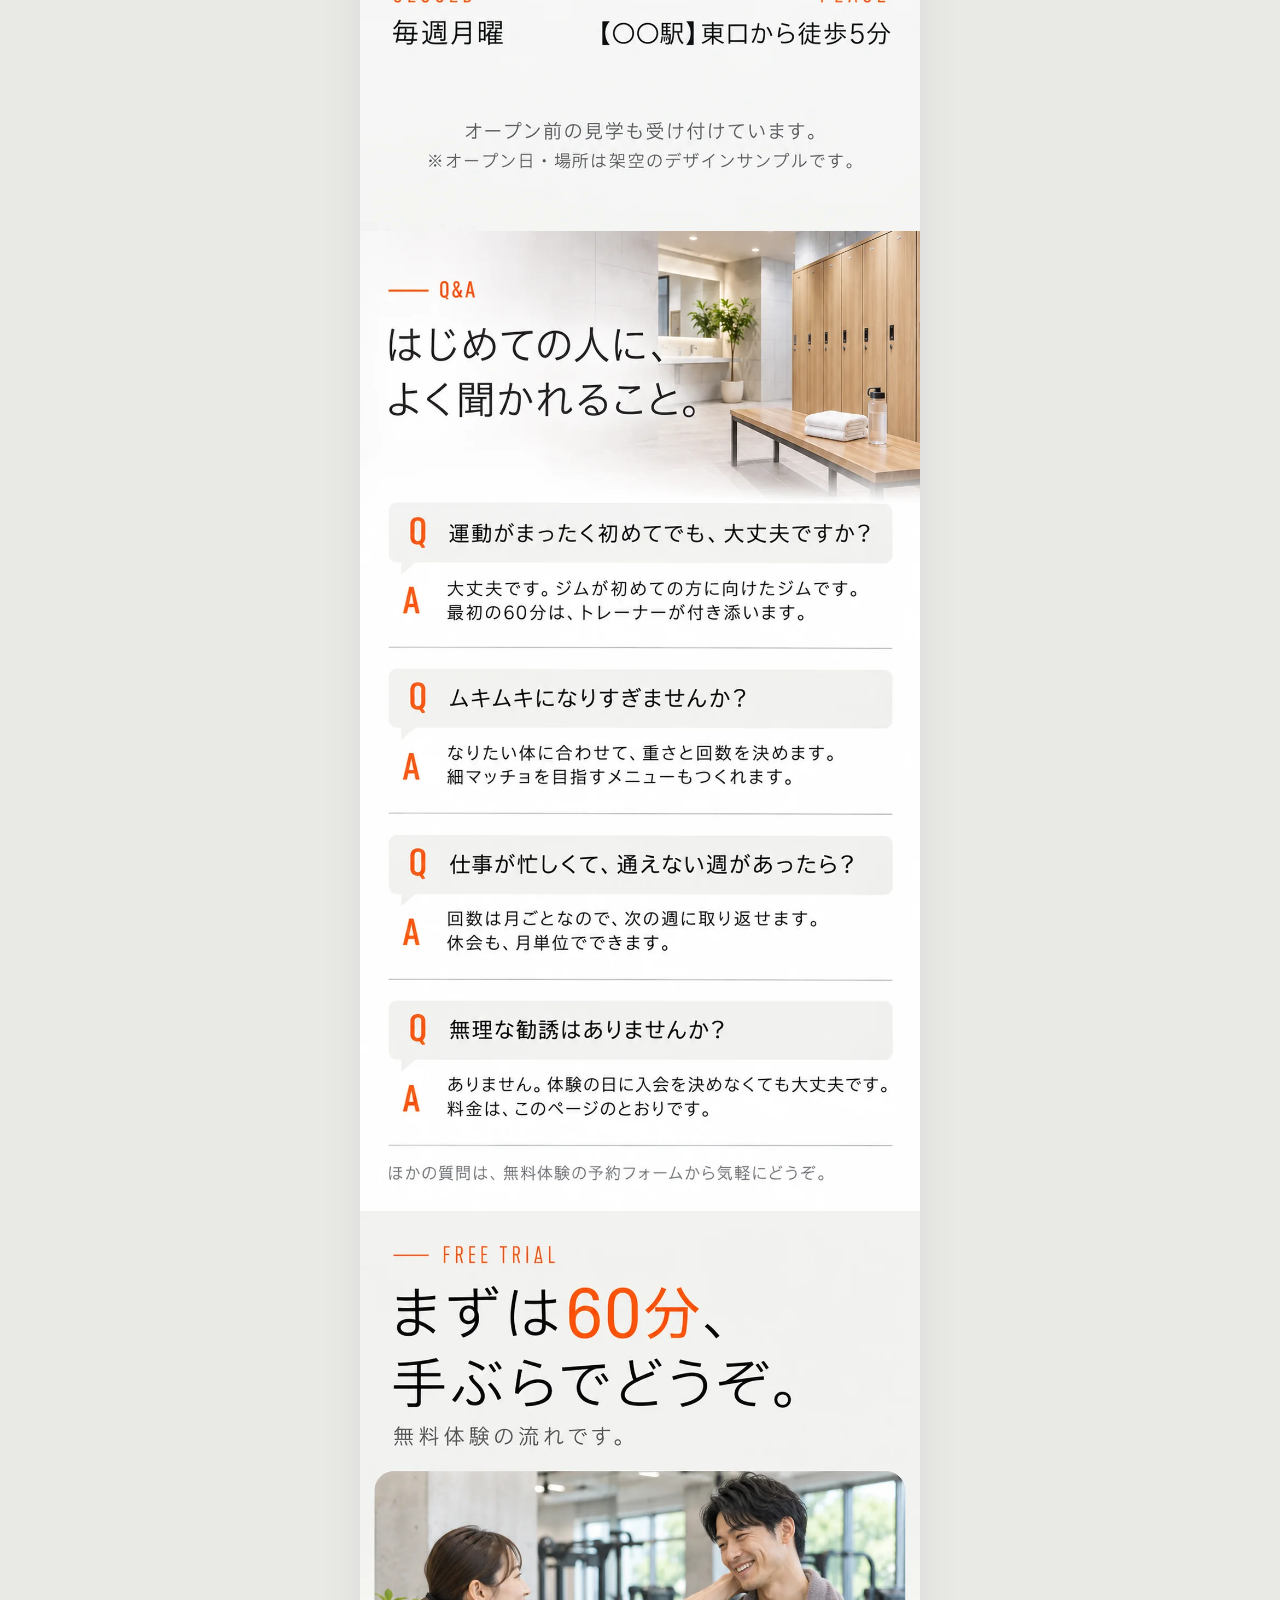
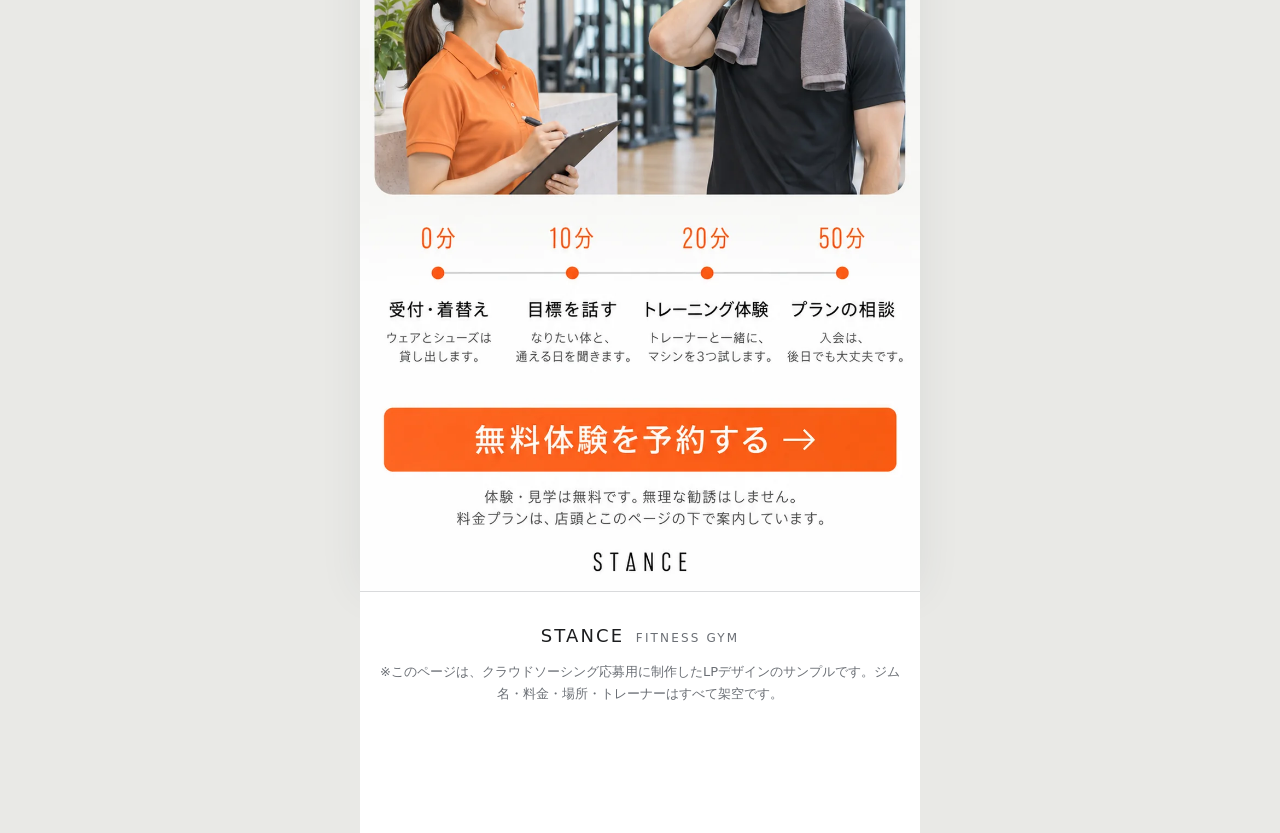
<file: works/stance-detail/site/index.html>
<!doctype html>
<html lang="ja">
<head>
<meta charset="utf-8">
<meta name="viewport" content="width=device-width, initial-scale=1">
<title>STANCE｜30歳からの体づくりジム（デザインサンプル・12パート）</title>
<meta name="description" content="細すぎず、ゆるまない体へ。30歳からの、初心者が続けられるジム。無料体験60分・手ぶらでOK。※架空のジムによるLPデザインサンプルです。">
<meta property="og:title" content="STANCE｜細すぎず、ゆるまない体へ。">
<meta property="og:description" content="30歳からの体づくりジム（架空・LPデザインサンプル）">
<meta property="og:type" content="website">
<meta property="og:image" content="images/ogp.jpg">
<meta name="robots" content="noindex">
<meta name="theme-color" content="#F4F4F2">
<link rel="icon" href="data:image/svg+xml,%3Csvg xmlns='http://www.w3.org/2000/svg' viewBox='0 0 32 32'%3E%3Crect width='32' height='32' rx='6' fill='%231C1D1F'/%3E%3Cpath d='M9 22l7-12 7 12' fill='none' stroke='%23FF5A1F' stroke-width='3'/%3E%3C/svg%3E">
<link rel="stylesheet" href="style.css">
</head>
<body>
<p class="demo-bar">架空のジムによるLPデザインサンプルです（ジム名・料金・場所・人物はすべて架空）</p>

<main>
  <section class="sec fv" id="top" aria-label="ファーストビュー">
    <h1 class="sr-only">細すぎず、ゆるまない体へ。STANCE 30歳からの体づくりジム</h1>
    <img src="images/01-fv.webp" width="1024" height="1792" fetchpriority="high" alt="NEW OPEN 30歳からの、体づくりジム STANCE。細すぎず、ゆるまない体へ。シャツが似合う、ちょうどいい体を。はじめての方には、トレーナーが最初の60分から付き添います。初心者専用の体験、週2回・45分から、手ぶらでOK。">
    <a class="hit" href="#trial" style="--x:65%;--y:1.8%;--w:30%;--h:3.6%" aria-label="無料体験（流れへ）"></a>
    <a class="hit js-demo" href="#" style="--x:5%;--y:90.3%;--w:90%;--h:5.9%" aria-label="無料体験を予約する（デモ）"></a>
  </section>

  <section class="sec manga" id="story" aria-labelledby="h-story">
    <h2 id="h-story" class="sr-only">30歳の朝、鏡の前で。</h2>
    <img src="images/02-manga.webp" width="1024" height="1792" loading="lazy" alt="4コマ漫画。1コマ目、30歳の朝、鏡の前で「細いのに、腹だけ出てきた…」。2コマ目、自己流の腕立て伏せが「3日で終了…」。3コマ目、ジムの無料体験でトレーナーが「最初は一緒にやりましょう。」主人公「お願いします！」。4コマ目、数か月後、鏡の前で「これが、ちょうどいい俺。」※イメージです。体の変化には個人差があります。">
    
  </section>

  <section class="sec" id="point" aria-labelledby="h-point">
    <h2 id="h-point" class="sr-only">気になるのは、どこですか。</h2>
    <img src="images/concerns.webp" width="1024" height="1792" loading="lazy" alt="気になる部位別のメニュー。お腹だけ出てきた方は体幹と有酸素、腕が細い方は腕と背中、胸と肩が薄い方はマシンで胸と肩、猫背の方は背中と姿勢を整えます。">
    
  </section>

  <section class="sec" id="why" aria-labelledby="h-why">
    <h2 id="h-why" class="sr-only">初心者が、続く理由。</h2>
    <img src="images/03-features.webp" width="1024" height="1792" loading="lazy" alt="初心者が続く理由。01 最初の60分はトレーナーと一緒に。02 メニューはあなた専用に。03 週2回・45分で、まわる量。04 シャワーとロッカー完備、ウェアとシューズは貸し出し。">
    
  </section>

  <section class="sec" id="night" aria-labelledby="h-night">
    <h2 id="h-night" class="sr-only">仕事帰りの、45分。</h2>
    <img src="images/week.webp" width="1024" height="1792" loading="lazy" alt="仕事帰りの45分の例。19:30 到着、19:35 着替え、19:40 ウォームアップ5分、19:45 メニュー35分、20:20 シャワー・帰宅。">
    
  </section>

  <section class="sec" id="facility" aria-labelledby="h-facility">
    <h2 id="h-facility" class="sr-only">新しい設備を、ひと通り。</h2>
    <img src="images/facility.webp" width="1024" height="1792" loading="lazy" alt="ジムの設備。1 ロッカー・シャワー、2 トレッドミル、3 ケーブルマシン、4 ダンベル（1kgから）、5 ストレッチエリア。館内はスタッフが毎日清掃しています。">
    
  </section>

  <section class="sec" id="keep" aria-labelledby="h-keep">
    <h2 id="h-keep" class="sr-only">1か月ごとに、体を見直す。</h2>
    <img src="images/system.webp" width="1024" height="1792" loading="lazy" alt="続く仕組み。毎回アプリでメニュー確認、月1回の体の計測、月1回トレーナーと15分の相談。来られない週が続いたら、LINEで声をかけます。">
    
  </section>

  <section class="sec" id="trainer" aria-labelledby="h-trainer">
    <h2 id="h-trainer" class="sr-only">鍛えすぎない体も、つくれます。</h2>
    <img src="images/trainer.webp" width="1024" height="1792" loading="lazy" alt="トレーナー紹介（架空の人物）。ヘッドトレーナー佐伯は、細身からの体の厚みづくりが得意。トレーナー森は、はじめての方の体験を担当し、姿勢とお腹まわりが得意。">
    
  </section>

  <section class="sec" id="price" aria-labelledby="h-price">
    <h2 id="h-price" class="sr-only">料金は、3つだけ。</h2>
    <img src="images/price.webp" width="1024" height="1792" loading="lazy" alt="料金（税込・架空）。週1プラン 月4回まで 6,600円、週2プラン 月8回まで 9,900円（はじめての方におすすめ）、通い放題プラン 13,200円。入会金0円、事務手数料3,300円。">
    
  </section>

  <section class="sec" id="access" aria-labelledby="h-access">
    <h2 id="h-access" class="sr-only">駅から、まっすぐ5分。</h2>
    <img src="images/access.webp" width="1024" height="1792" loading="lazy" alt="アクセス（架空）。2026年12月1日グランドオープン、営業時間7:00から23:00、駅の東口から徒歩5分、毎週月曜定休。オープン前の見学も受け付けています。">
    
  </section>

  <section class="sec" id="faq" aria-labelledby="h-faq">
    <h2 id="h-faq" class="sr-only">はじめての人に、よく聞かれること。</h2>
    <img src="images/faq.webp" width="1024" height="1792" loading="lazy" alt="よくある質問。運動が初めてでも大丈夫です。なりたい体に合わせて重さと回数を決めるので、ムキムキになりすぎません。回数は月ごとなので忙しい週があっても取り返せます。無理な勧誘はありません。">
    
  </section>

  <section class="sec" id="trial" aria-labelledby="h-trial">
    <h2 id="h-trial" class="sr-only">まずは60分、手ぶらでどうぞ。</h2>
    <img src="images/04-cta.webp" width="1024" height="1792" loading="lazy" alt="無料体験の流れ。0分 受付・着替え、10分 目標を話す、20分 トレーニング体験、50分 プランの相談。体験・見学は無料、無理な勧誘はしません。">
    <a class="hit js-demo" href="#" style="--x:4.2%;--y:81.2%;--w:91.6%;--h:6.8%" aria-label="無料体験を予約する（デモ）"></a>
  </section>

</main>

<footer class="foot">
  <p class="logo">STANCE <span>FITNESS GYM</span></p>
  <p class="note">※このページは、クラウドソーシング応募用に制作したLPデザインのサンプルです。ジム名・料金・場所・トレーナーはすべて架空です。</p>
</footer>

<a class="sticky-cta js-demo" href="#" aria-hidden="true" tabindex="-1">無料体験を予約する <span aria-hidden="true">→</span></a>
<div class="toast" role="status" aria-live="polite"></div>

<script src="main.js"></script>
</body>
</html>
</file>
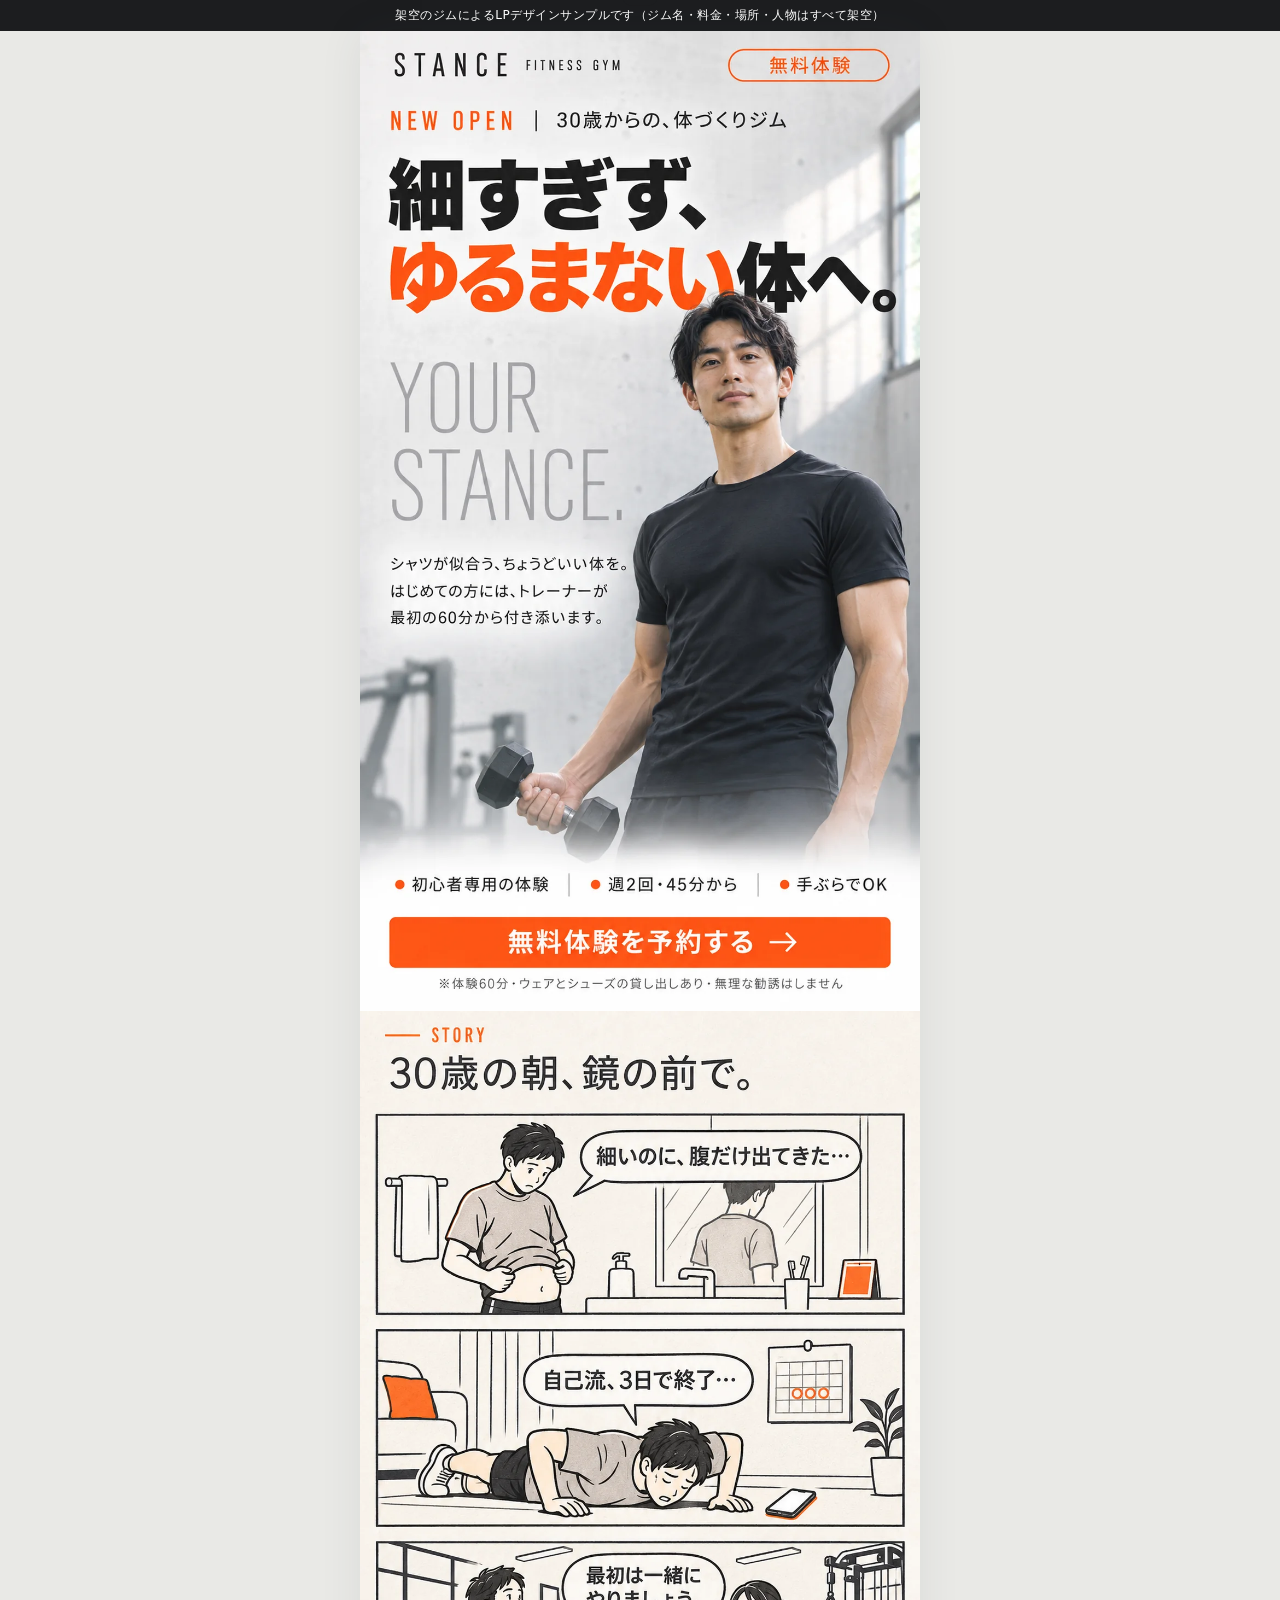
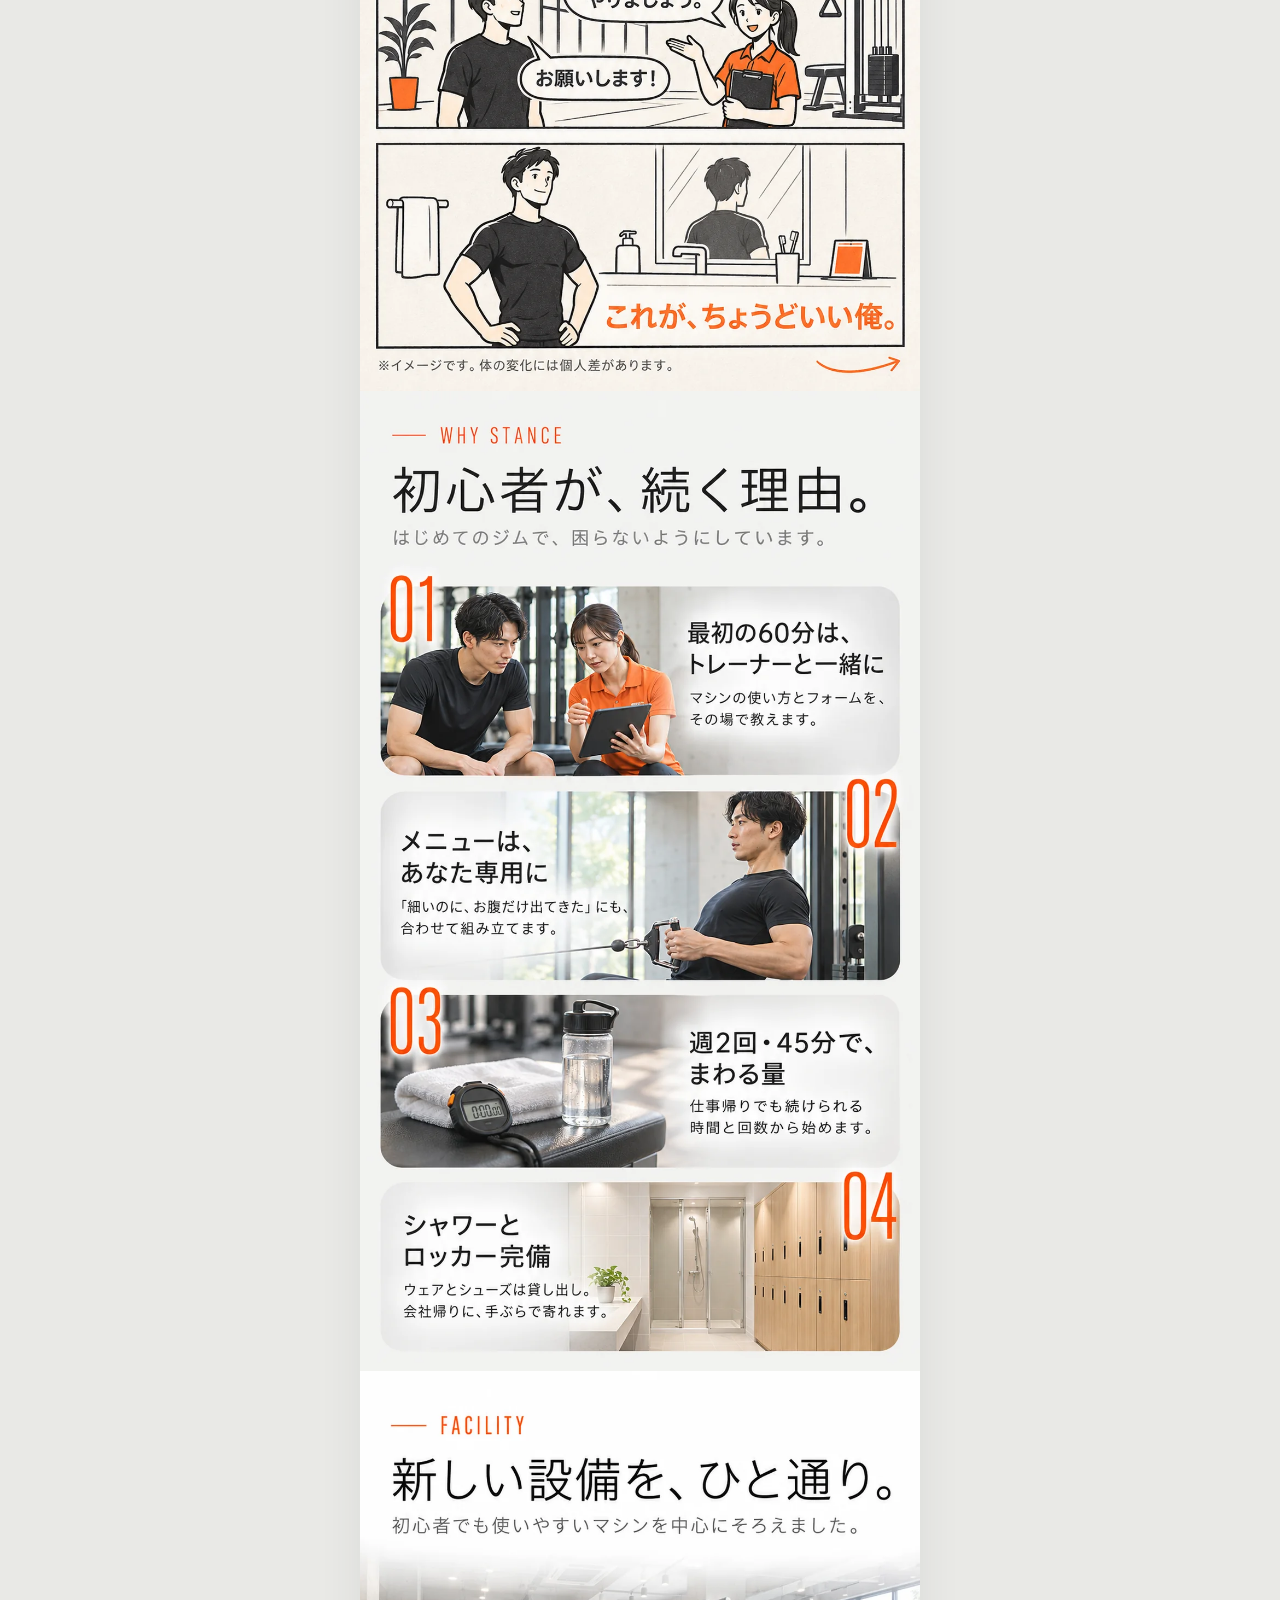
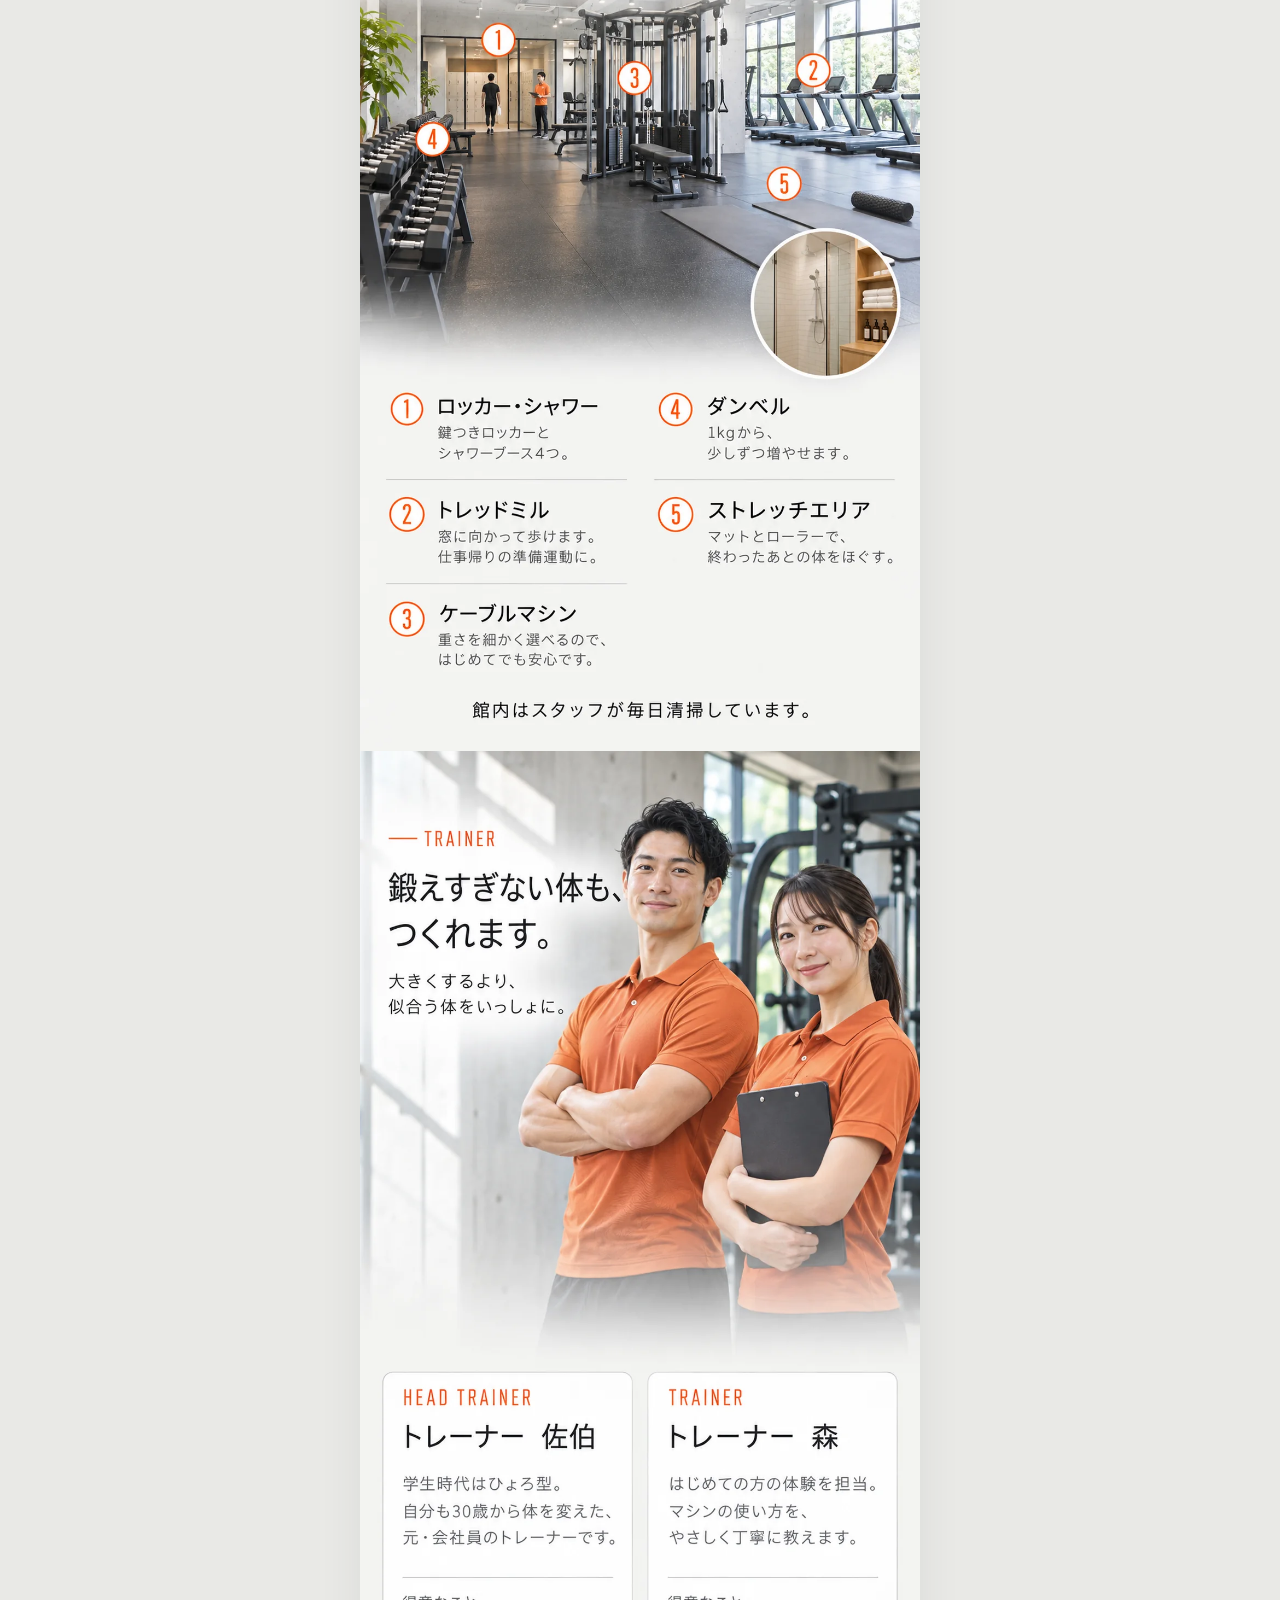
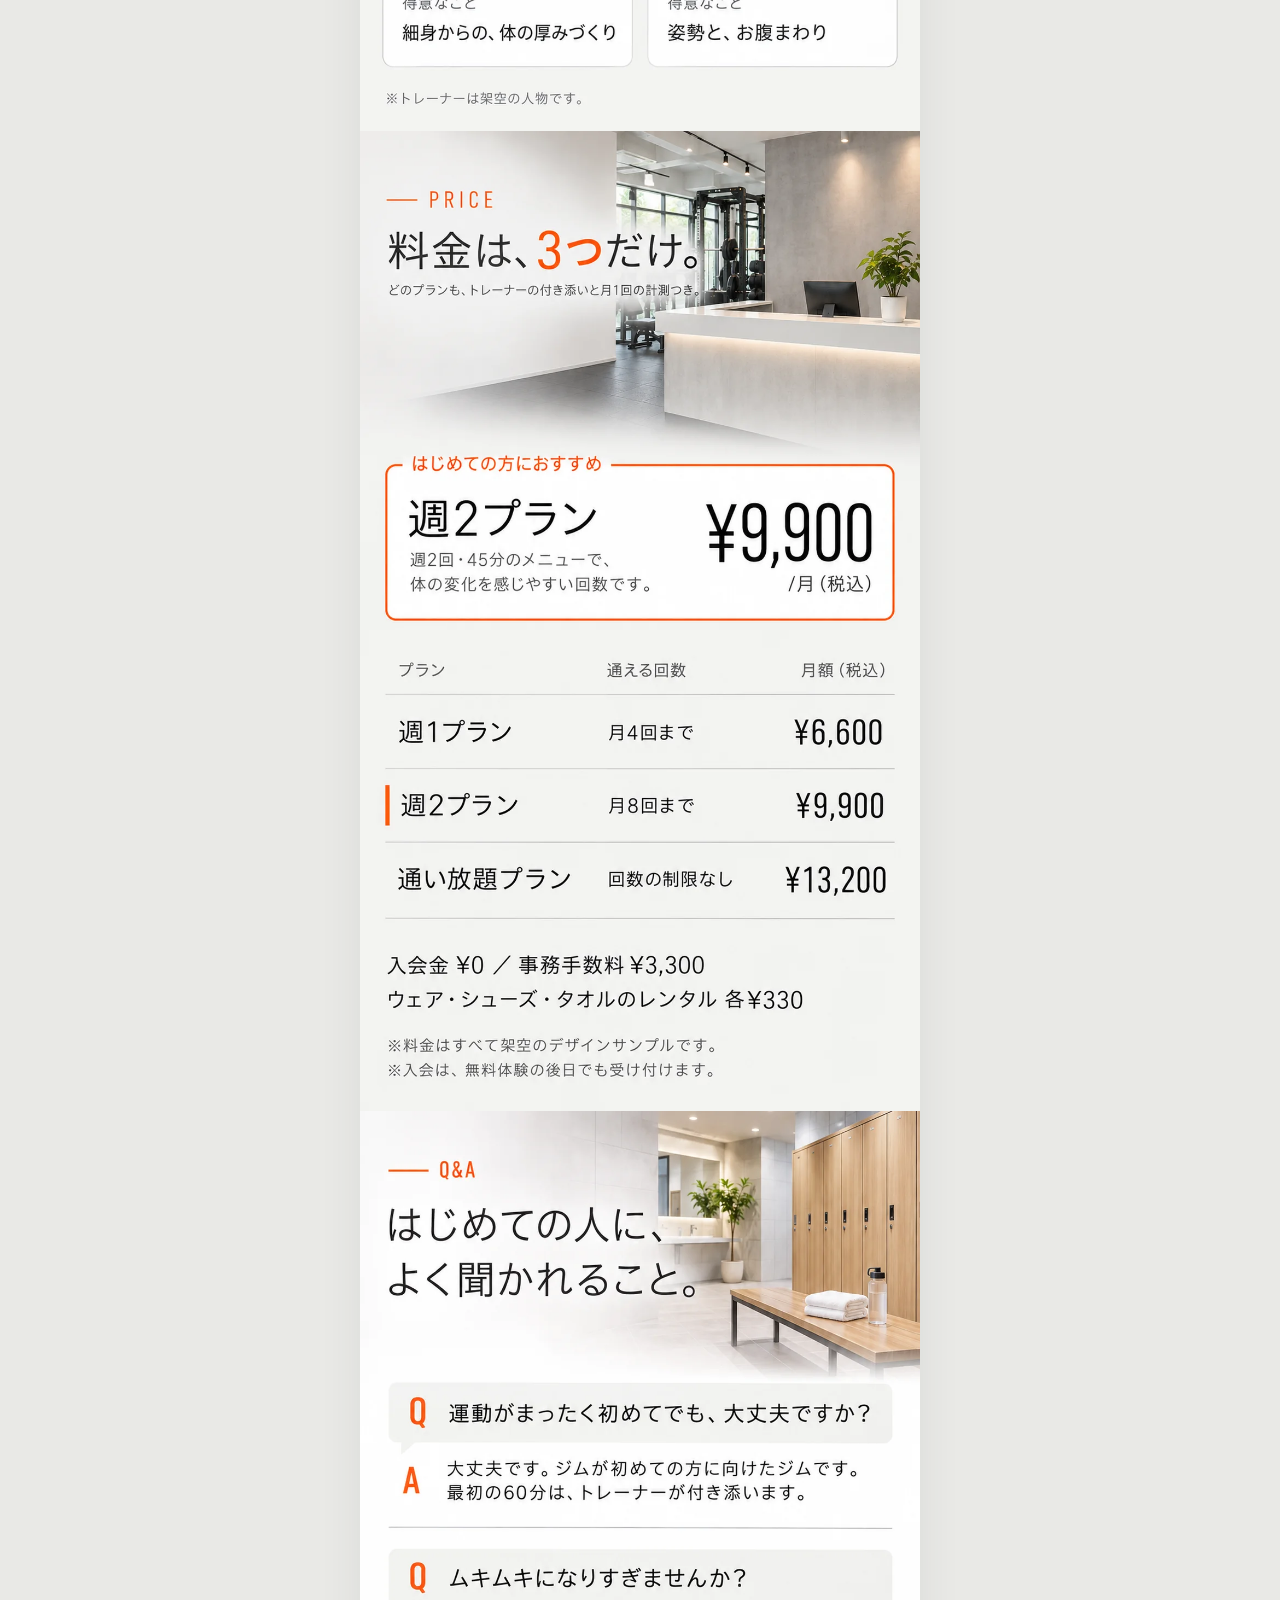
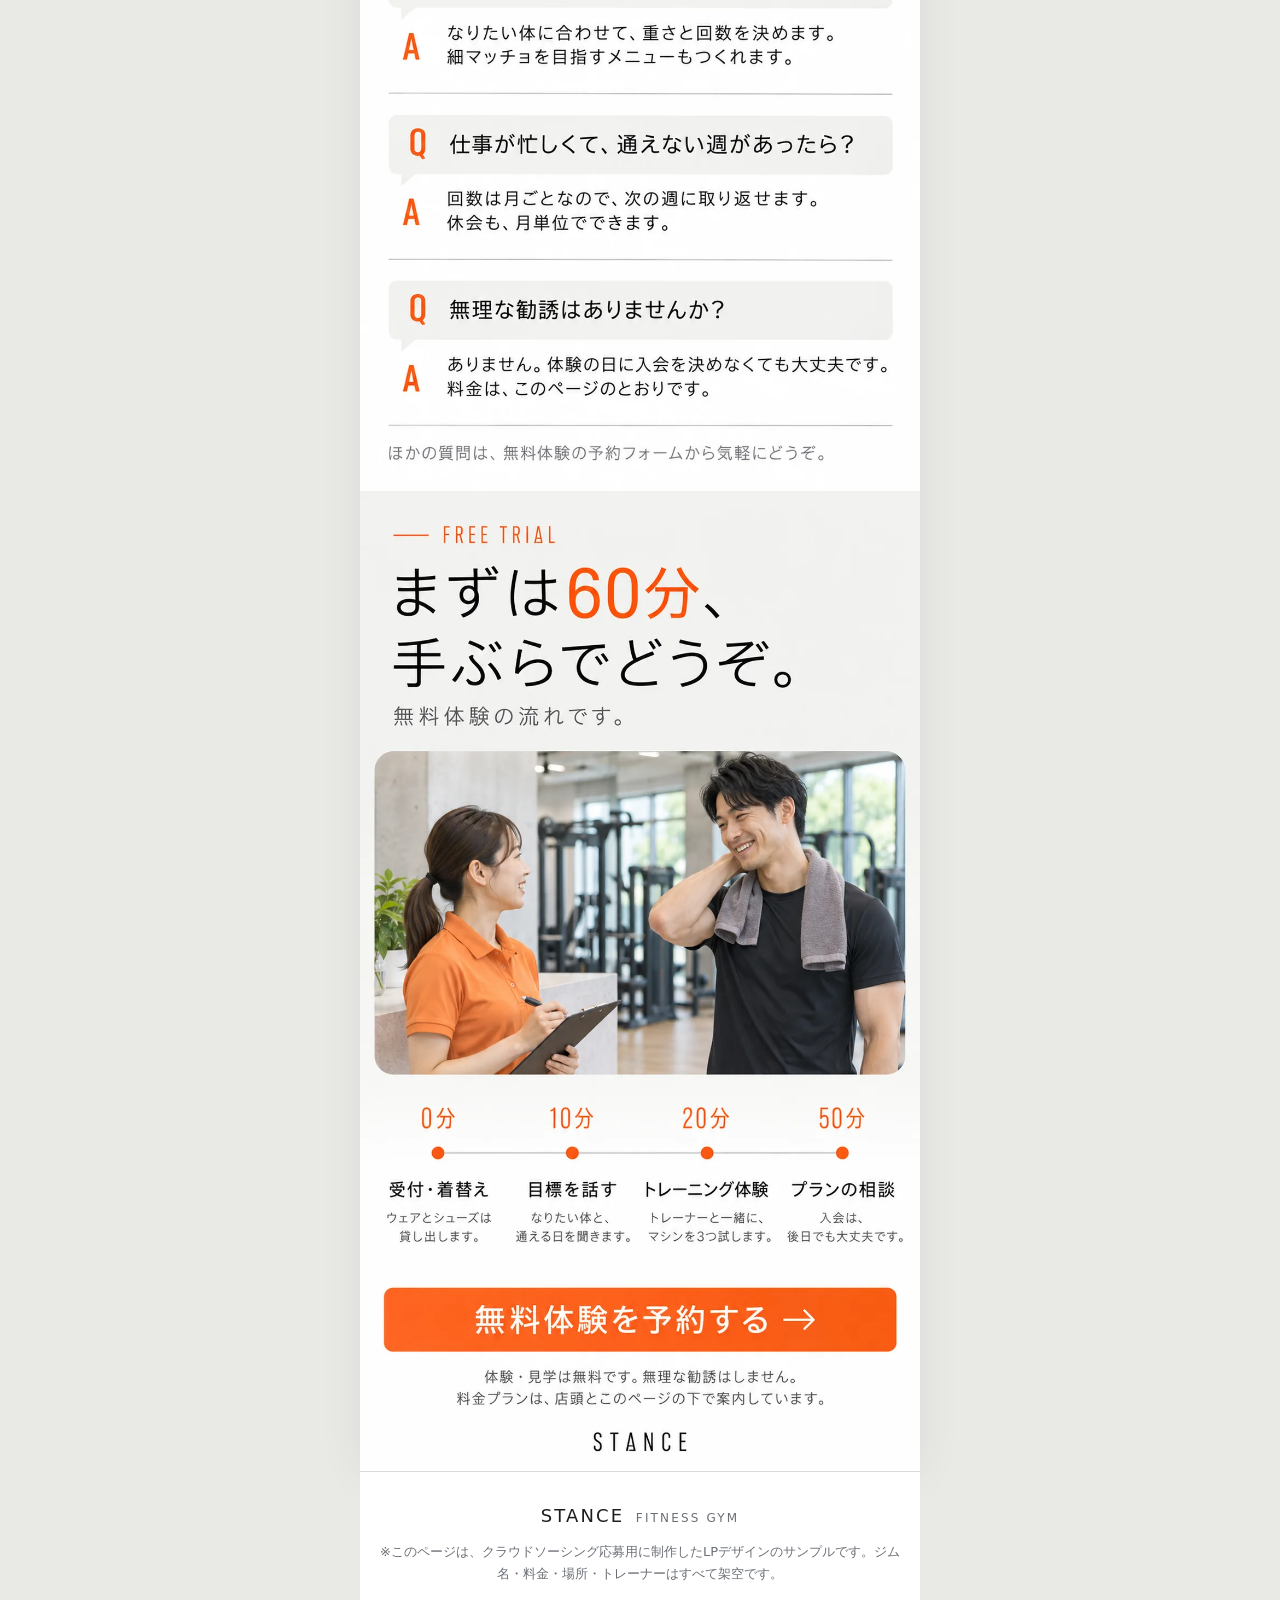
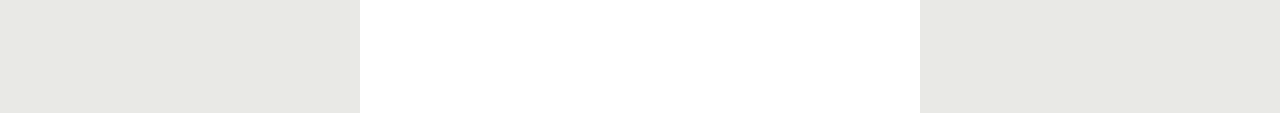
<file: works/stance/site/index.html>
<!doctype html>
<html lang="ja">
<head>
<meta charset="utf-8">
<meta name="viewport" content="width=device-width, initial-scale=1">
<title>STANCE｜30歳からの体づくりジム（デザインサンプル・8パート）</title>
<meta name="description" content="細すぎず、ゆるまない体へ。30歳からの、初心者が続けられるジム。無料体験60分・手ぶらでOK。※架空のジムによるLPデザインサンプルです。">
<meta property="og:title" content="STANCE｜細すぎず、ゆるまない体へ。">
<meta property="og:description" content="30歳からの体づくりジム（架空・LPデザインサンプル）">
<meta property="og:type" content="website">
<meta property="og:image" content="images/ogp.jpg">
<meta name="robots" content="noindex">
<meta name="theme-color" content="#F4F4F2">
<link rel="icon" href="data:image/svg+xml,%3Csvg xmlns='http://www.w3.org/2000/svg' viewBox='0 0 32 32'%3E%3Crect width='32' height='32' rx='6' fill='%231C1D1F'/%3E%3Cpath d='M9 22l7-12 7 12' fill='none' stroke='%23FF5A1F' stroke-width='3'/%3E%3C/svg%3E">
<link rel="stylesheet" href="style.css">
</head>
<body>
<p class="demo-bar">架空のジムによるLPデザインサンプルです（ジム名・料金・場所・人物はすべて架空）</p>

<main>
  <section class="sec fv" id="top" aria-label="ファーストビュー">
    <h1 class="sr-only">細すぎず、ゆるまない体へ。STANCE 30歳からの体づくりジム</h1>
    <img src="images/01-fv.webp" width="1024" height="1792" fetchpriority="high" alt="NEW OPEN 30歳からの、体づくりジム STANCE。細すぎず、ゆるまない体へ。シャツが似合う、ちょうどいい体を。はじめての方には、トレーナーが最初の60分から付き添います。初心者専用の体験、週2回・45分から、手ぶらでOK。">
    <a class="hit" href="#trial" style="--x:65%;--y:1.8%;--w:30%;--h:3.6%" aria-label="無料体験（流れへ）"></a>
    <a class="hit js-demo" href="#" style="--x:5%;--y:90.3%;--w:90%;--h:5.9%" aria-label="無料体験を予約する（デモ）"></a>
  </section>

  <section class="sec manga" id="story" aria-labelledby="h-story">
    <h2 id="h-story" class="sr-only">30歳の朝、鏡の前で。</h2>
    <img src="images/02-manga.webp" width="1024" height="1792" loading="lazy" alt="4コマ漫画。1コマ目、30歳の朝、鏡の前で「細いのに、腹だけ出てきた…」。2コマ目、自己流の腕立て伏せが「3日で終了…」。3コマ目、ジムの無料体験でトレーナーが「最初は一緒にやりましょう。」主人公「お願いします！」。4コマ目、数か月後、鏡の前で「これが、ちょうどいい俺。」※イメージです。体の変化には個人差があります。">
    
  </section>

  <section class="sec" id="why" aria-labelledby="h-why">
    <h2 id="h-why" class="sr-only">初心者が、続く理由。</h2>
    <img src="images/03-features.webp" width="1024" height="1792" loading="lazy" alt="初心者が続く理由。01 最初の60分はトレーナーと一緒に。02 メニューはあなた専用に。03 週2回・45分で、まわる量。04 シャワーとロッカー完備、ウェアとシューズは貸し出し。">
    
  </section>

  <section class="sec" id="facility" aria-labelledby="h-facility">
    <h2 id="h-facility" class="sr-only">新しい設備を、ひと通り。</h2>
    <img src="images/facility.webp" width="1024" height="1792" loading="lazy" alt="ジムの設備。1 ロッカー・シャワー、2 トレッドミル、3 ケーブルマシン、4 ダンベル（1kgから）、5 ストレッチエリア。館内はスタッフが毎日清掃しています。">
    
  </section>

  <section class="sec" id="trainer" aria-labelledby="h-trainer">
    <h2 id="h-trainer" class="sr-only">鍛えすぎない体も、つくれます。</h2>
    <img src="images/trainer.webp" width="1024" height="1792" loading="lazy" alt="トレーナー紹介（架空の人物）。ヘッドトレーナー佐伯は、細身からの体の厚みづくりが得意。トレーナー森は、はじめての方の体験を担当し、姿勢とお腹まわりが得意。">
    
  </section>

  <section class="sec" id="price" aria-labelledby="h-price">
    <h2 id="h-price" class="sr-only">料金は、3つだけ。</h2>
    <img src="images/price.webp" width="1024" height="1792" loading="lazy" alt="料金（税込・架空）。週1プラン 月4回まで 6,600円、週2プラン 月8回まで 9,900円（はじめての方におすすめ）、通い放題プラン 13,200円。入会金0円、事務手数料3,300円。">
    
  </section>

  <section class="sec" id="faq" aria-labelledby="h-faq">
    <h2 id="h-faq" class="sr-only">はじめての人に、よく聞かれること。</h2>
    <img src="images/faq.webp" width="1024" height="1792" loading="lazy" alt="よくある質問。運動が初めてでも大丈夫です。なりたい体に合わせて重さと回数を決めるので、ムキムキになりすぎません。回数は月ごとなので忙しい週があっても取り返せます。無理な勧誘はありません。">
    
  </section>

  <section class="sec" id="trial" aria-labelledby="h-trial">
    <h2 id="h-trial" class="sr-only">まずは60分、手ぶらでどうぞ。</h2>
    <img src="images/04-cta.webp" width="1024" height="1792" loading="lazy" alt="無料体験の流れ。0分 受付・着替え、10分 目標を話す、20分 トレーニング体験、50分 プランの相談。体験・見学は無料、無理な勧誘はしません。">
    <a class="hit js-demo" href="#" style="--x:4.2%;--y:81.2%;--w:91.6%;--h:6.8%" aria-label="無料体験を予約する（デモ）"></a>
  </section>

</main>

<footer class="foot">
  <p class="logo">STANCE <span>FITNESS GYM</span></p>
  <p class="note">※このページは、クラウドソーシング応募用に制作したLPデザインのサンプルです。ジム名・料金・場所・トレーナーはすべて架空です。</p>
</footer>

<a class="sticky-cta js-demo" href="#" aria-hidden="true" tabindex="-1">無料体験を予約する <span aria-hidden="true">→</span></a>
<div class="toast" role="status" aria-live="polite"></div>

<script src="main.js"></script>
</body>
</html>
</file>
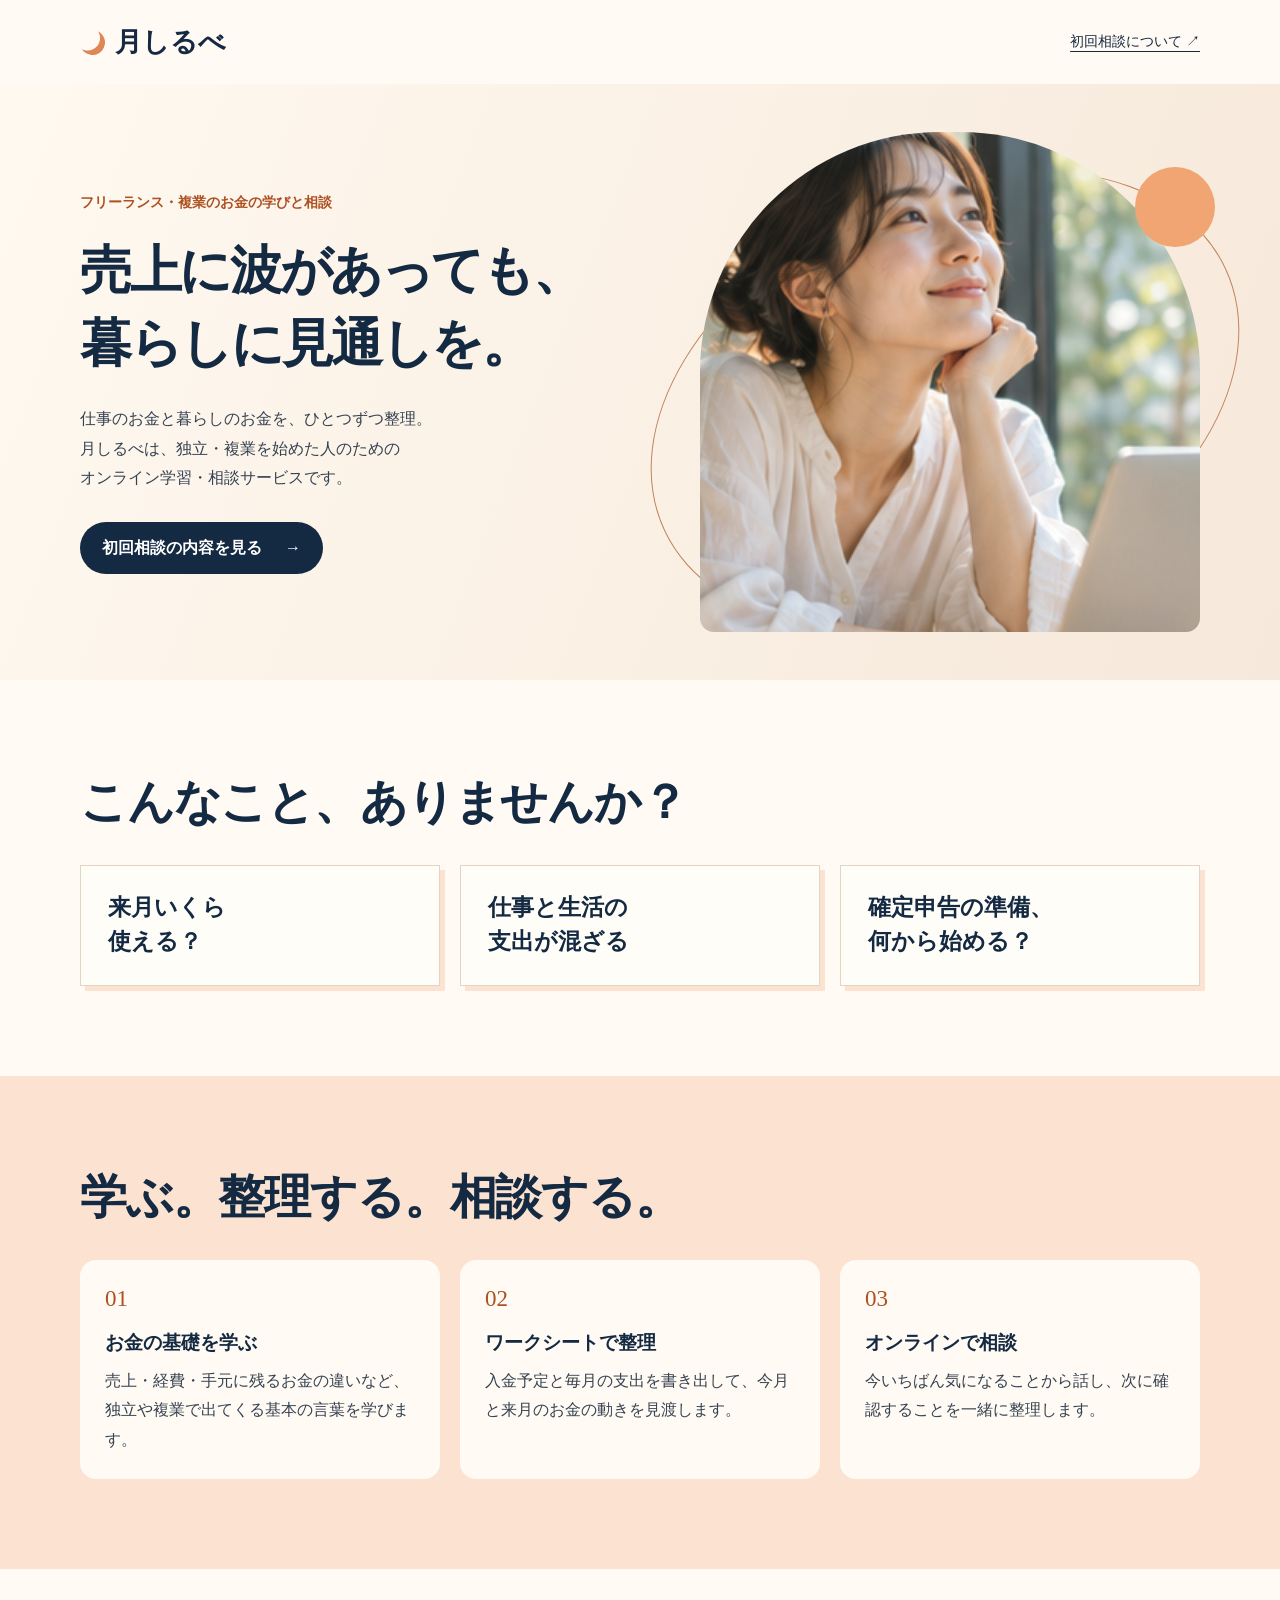
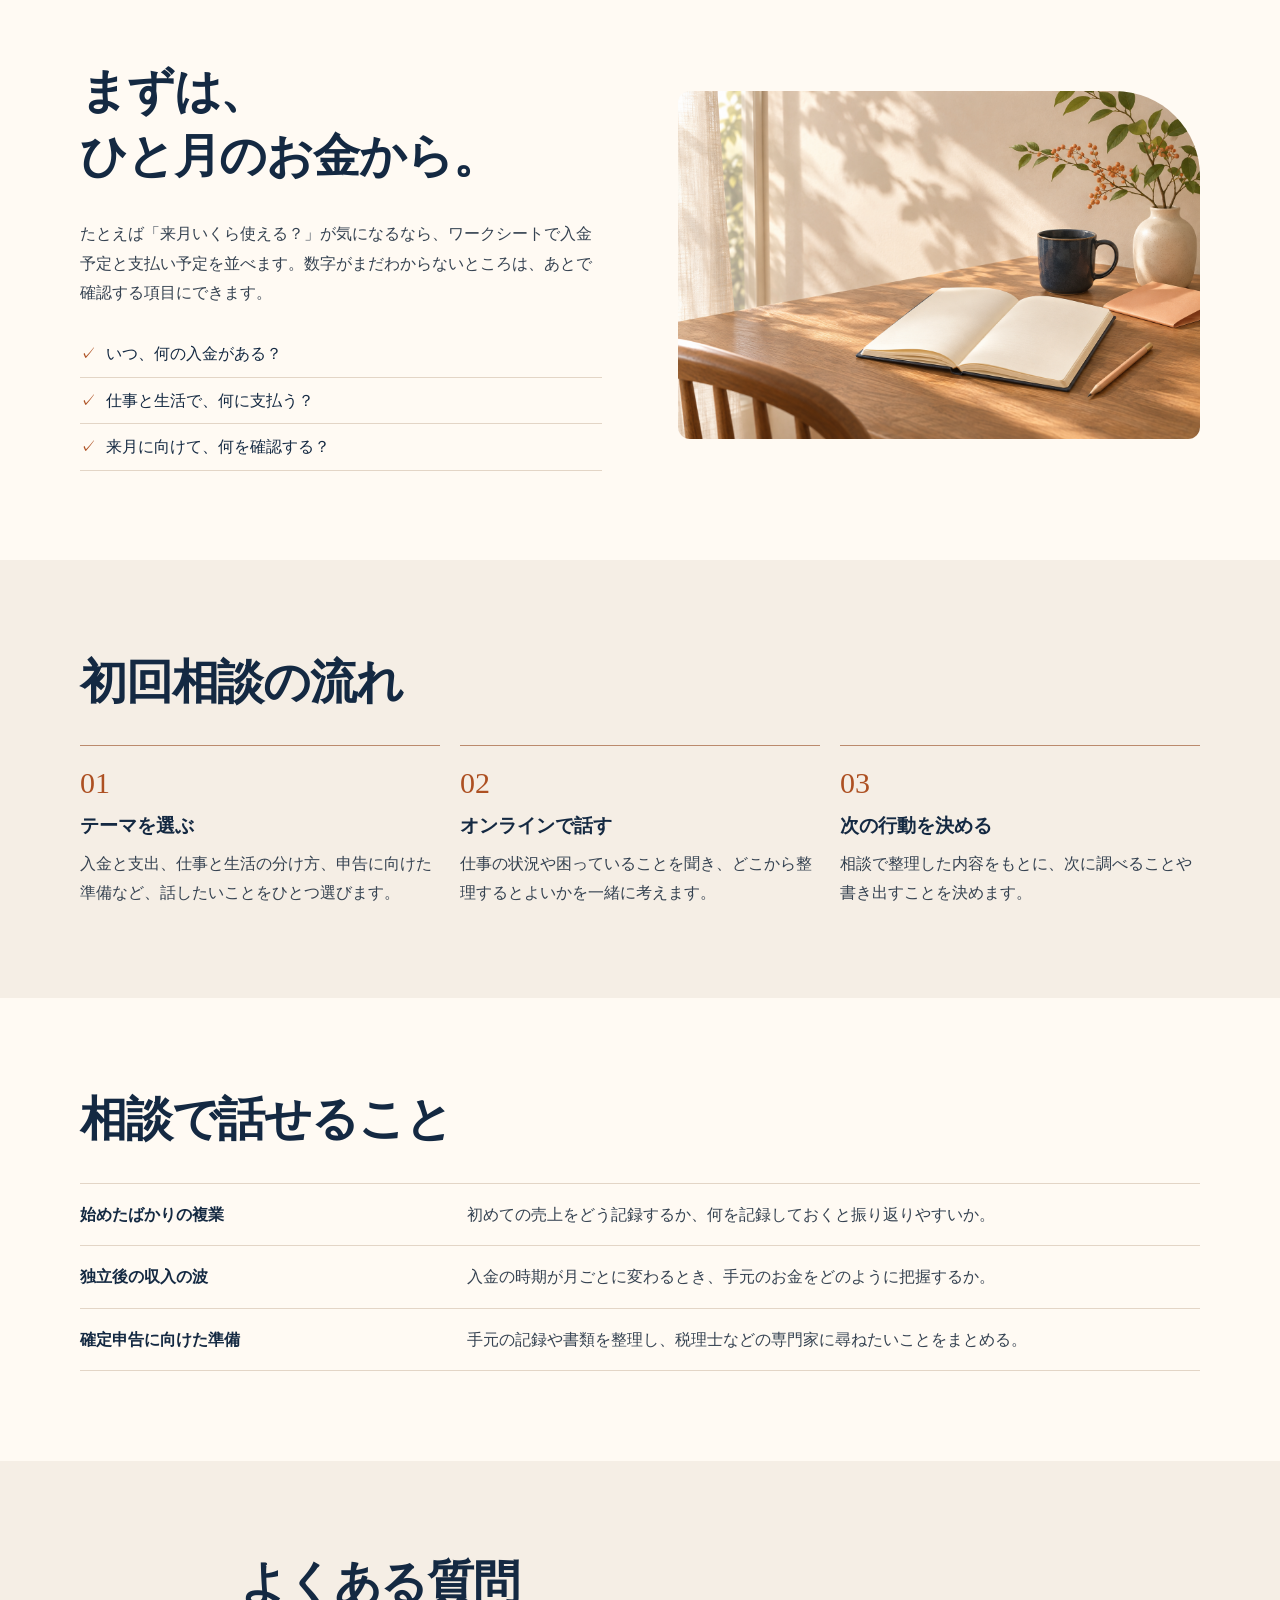
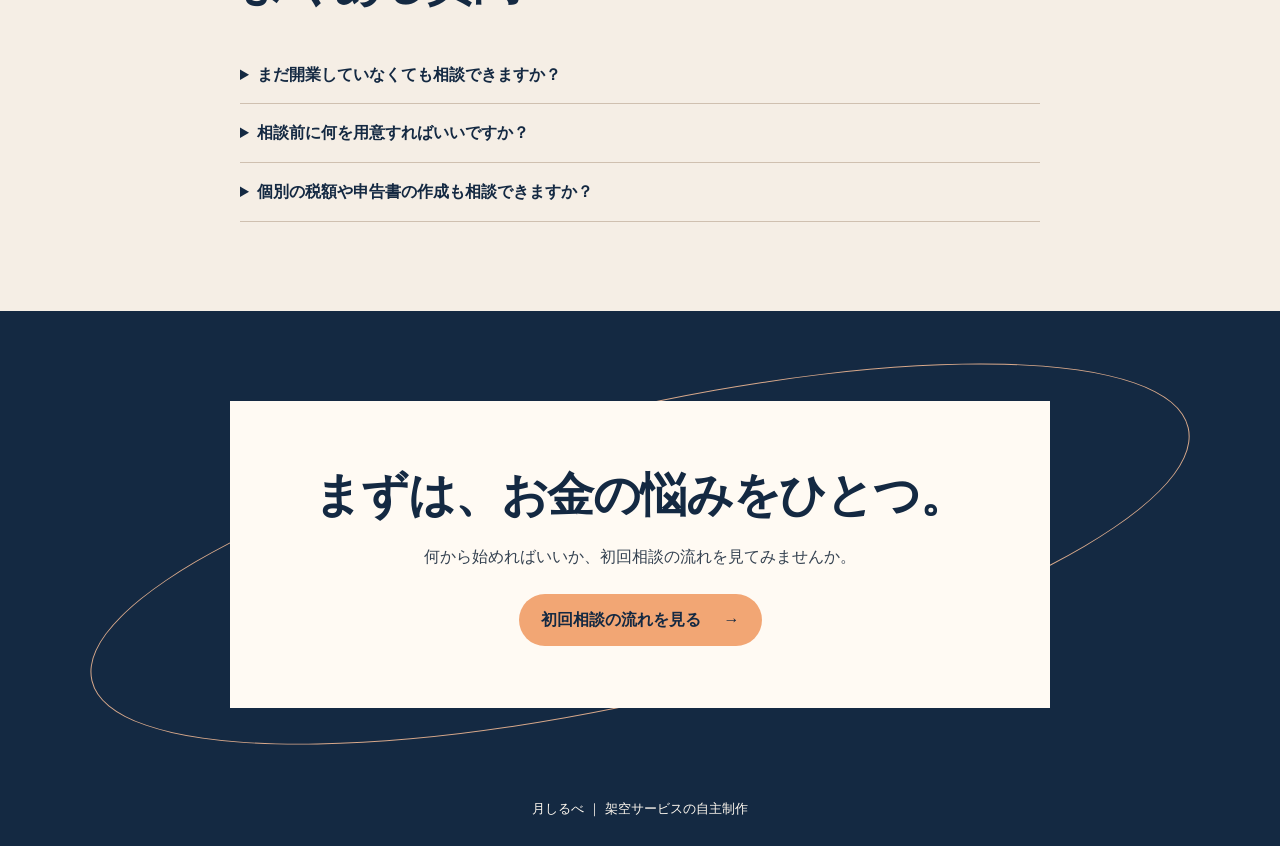
<file: works/tsukishirube/site/index.html>
<!doctype html>
<html lang="ja">
<head>
  <meta charset="utf-8">
  <meta name="viewport" content="width=device-width, initial-scale=1">
  <meta name="description" content="月しるべ。フリーランス・複業のお金の学びと相談をテーマにした自主制作LP。">
  <link rel="icon" href="data:,">
  <link rel="stylesheet" href="style.css">
  <title>月しるべ｜フリーランス・複業のお金の学びと相談</title>
</head>
<body id="top">
  <header class="header wrap">
    <a class="brand" href="#top"><span class="moon" aria-hidden="true"></span>月しるべ</a>
    <a class="header-link" href="#consultation">初回相談について <span aria-hidden="true">↗</span></a>
  </header>
  <main>
    <section class="hero" aria-labelledby="hero-title">
      <div class="wrap hero-grid">
        <div class="hero-copy">
          <p class="eyebrow">フリーランス・複業のお金の学びと相談</p>
          <h1 id="hero-title">売上に波があっても、<br>暮らしに見通しを。</h1>
          <p>仕事のお金と暮らしのお金を、ひとつずつ整理。<br class="desktop">月しるべは、独立・複業を始めた人のための<br class="desktop">オンライン学習・相談サービスです。</p>
          <a class="button" href="#consultation">初回相談の内容を見る <span aria-hidden="true">→</span></a>
        </div>
        <div class="hero-visual" aria-hidden="true"><div class="hero-photo"></div></div>
      </div>
    </section>

    <section class="section wrap" aria-labelledby="concerns">
      <h2 id="concerns">こんなこと、<wbr>ありませんか？</h2>
      <ul class="notes grid">
        <li>来月いくら<br>使える？</li>
        <li>仕事と生活の<br>支出が混ざる</li>
        <li>確定申告の準備、<br>何から始める？</li>
      </ul>
    </section>

    <section class="section peach" aria-labelledby="service">
      <div class="wrap">
        <h2 id="service">学ぶ。整理する。<wbr>相談する。</h2>
        <div class="grid cards">
          <article><span class="card-mark" aria-hidden="true">01</span><h3>お金の基礎を学ぶ</h3><p>売上・経費・手元に残るお金の違いなど、独立や複業で出てくる基本の言葉を学びます。</p></article>
          <article><span class="card-mark" aria-hidden="true">02</span><h3>ワークシートで整理</h3><p>入金予定と毎月の支出を書き出して、今月と来月のお金の動きを見渡します。</p></article>
          <article><span class="card-mark" aria-hidden="true">03</span><h3>オンラインで相談</h3><p>今いちばん気になることから話し、次に確認することを一緒に整理します。</p></article>
        </div>
      </div>
    </section>

    <section class="section wrap split" aria-labelledby="worksheet">
      <div>
        <h2 id="worksheet">まずは、<br>ひと月のお金から。</h2>
        <p>たとえば「来月いくら使える？」が気になるなら、ワークシートで入金予定と支払い予定を並べます。数字がまだわからないところは、あとで確認する項目にできます。</p>
        <ul class="checks"><li>いつ、何の入金がある？</li><li>仕事と生活で、何に支払う？</li><li>来月に向けて、何を確認する？</li></ul>
      </div>
      <img class="still" src="images/worksheet.png" alt="日差しの入る机に置かれたノートと鉛筆" width="1536" height="1024">
    </section>

    <section class="section soft" id="consultation" aria-labelledby="flow">
      <div class="wrap">
        <h2 id="flow">初回相談の流れ</h2>
        <ol class="steps grid">
          <li><h3>テーマを選ぶ</h3><p>入金と支出、仕事と生活の分け方、申告に向けた準備など、話したいことをひとつ選びます。</p></li>
          <li><h3>オンラインで話す</h3><p>仕事の状況や困っていることを聞き、どこから整理するとよいかを一緒に考えます。</p></li>
          <li><h3>次の行動を決める</h3><p>相談で整理した内容をもとに、次に調べることや書き出すことを決めます。</p></li>
        </ol>
      </div>
    </section>

    <section class="section wrap" aria-labelledby="topics">
      <h2 id="topics">相談で話せること</h2>
      <dl class="topics">
        <div><dt>始めたばかりの複業</dt><dd>初めての売上をどう記録するか、何を記録しておくと振り返りやすいか。</dd></div>
        <div><dt>独立後の収入の波</dt><dd>入金の時期が月ごとに変わるとき、手元のお金をどのように把握するか。</dd></div>
        <div><dt>確定申告に向けた準備</dt><dd>手元の記録や書類を整理し、税理士などの専門家に尋ねたいことをまとめる。</dd></div>
      </dl>
    </section>

    <section class="section soft" aria-labelledby="faq">
      <div class="wrap narrow">
        <h2 id="faq">よくある質問</h2>
        <details><summary>まだ開業していなくても相談できますか？</summary><p>はい。複業を始めたばかりの方や、これから独立を考えている方も対象です。</p></details>
        <details><summary>相談前に何を用意すればいいですか？</summary><p>いま困っていることを、ひとつメモしておくだけで大丈夫です。収支を整理している場合は、手元で見られるようにしておくと話しやすくなります。</p></details>
        <details><summary>個別の税額や申告書の作成も相談できますか？</summary><p>相談の範囲はお金の基礎学習と状況整理です。個別の税務判断や申告書の作成は税理士などの専門家にご相談ください。</p></details>
      </div>
    </section>

    <section class="section closing" aria-labelledby="closing-title">
      <div class="wrap closing-panel">
        <h2 id="closing-title">まずは、<br class="mobile">お金の悩みをひとつ。</h2>
        <p>何から始めればいいか、初回相談の流れを見てみませんか。</p>
        <a class="button light" href="#consultation">初回相談の流れを見る <span aria-hidden="true">→</span></a>
      </div>
    </section>
  </main>
  <footer class="footer"><p>月しるべ ｜ 架空サービスの自主制作</p></footer>
</body>
</html>
</file>
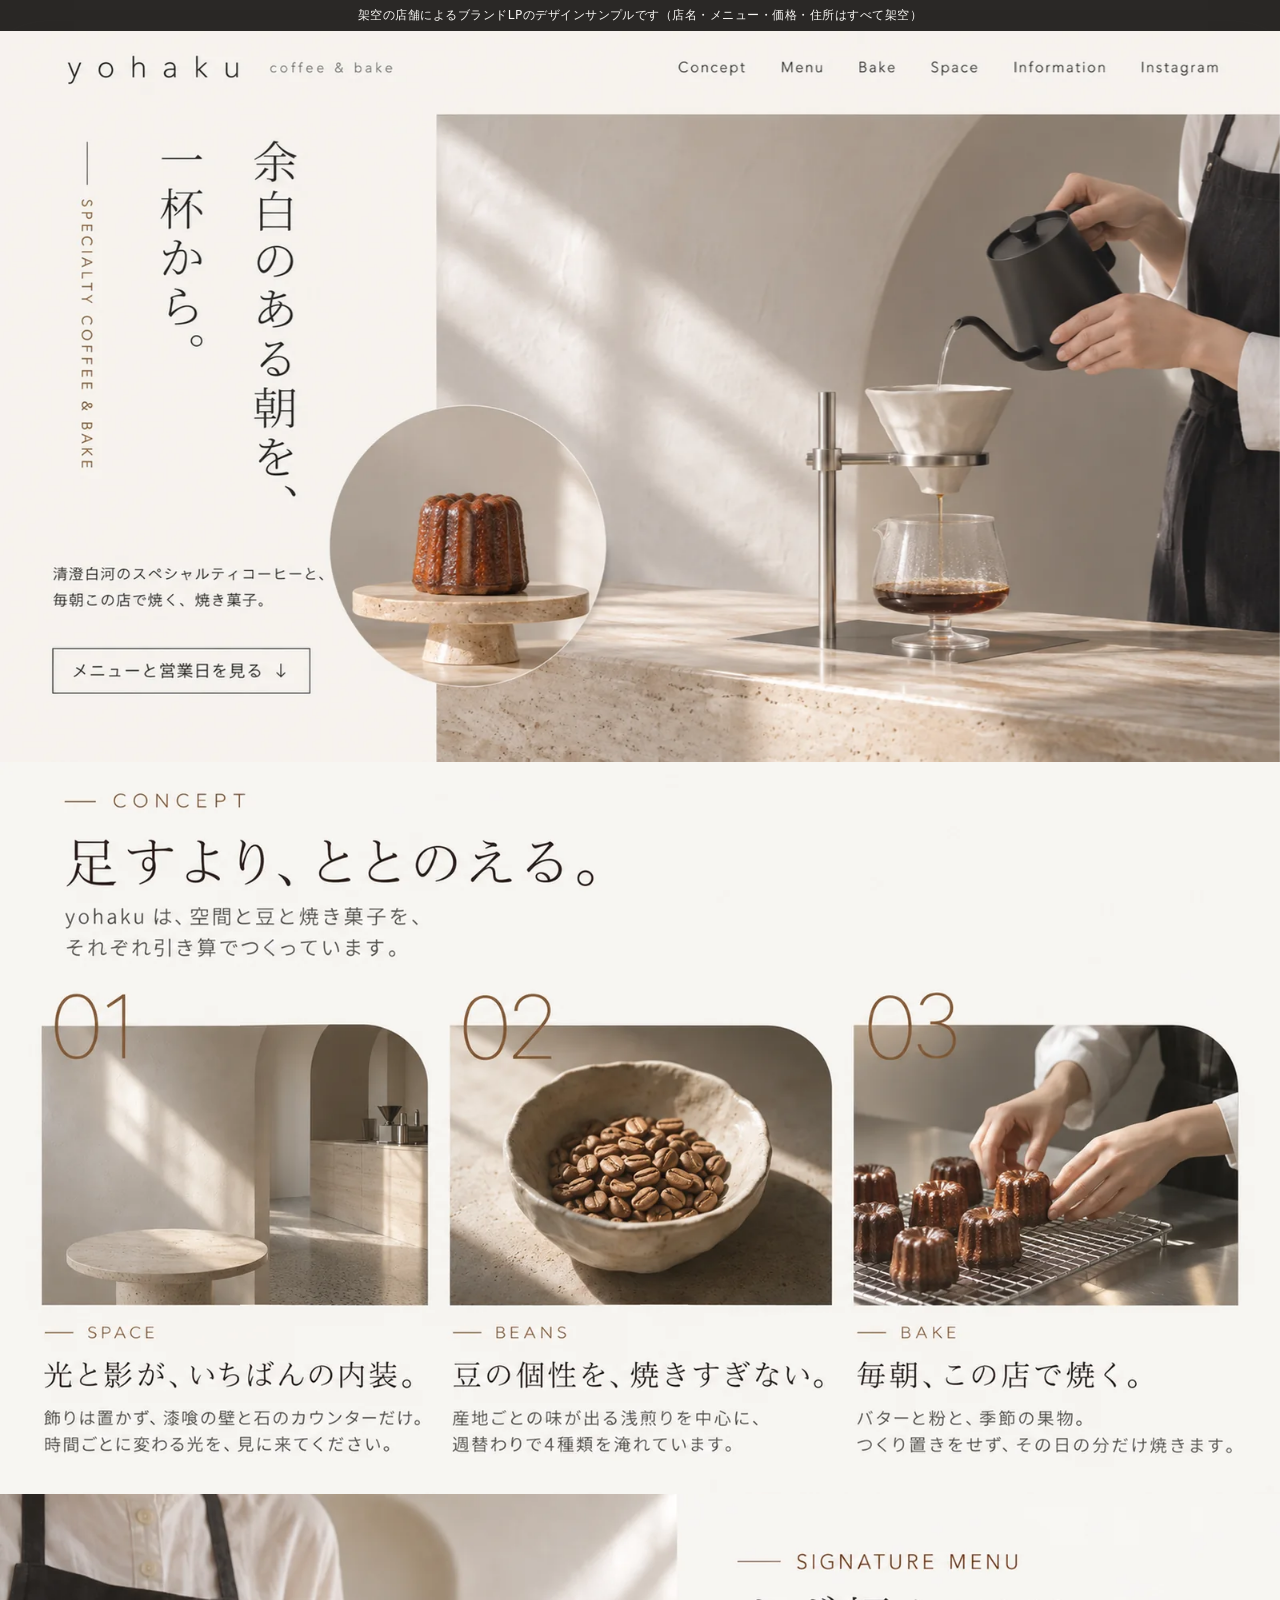
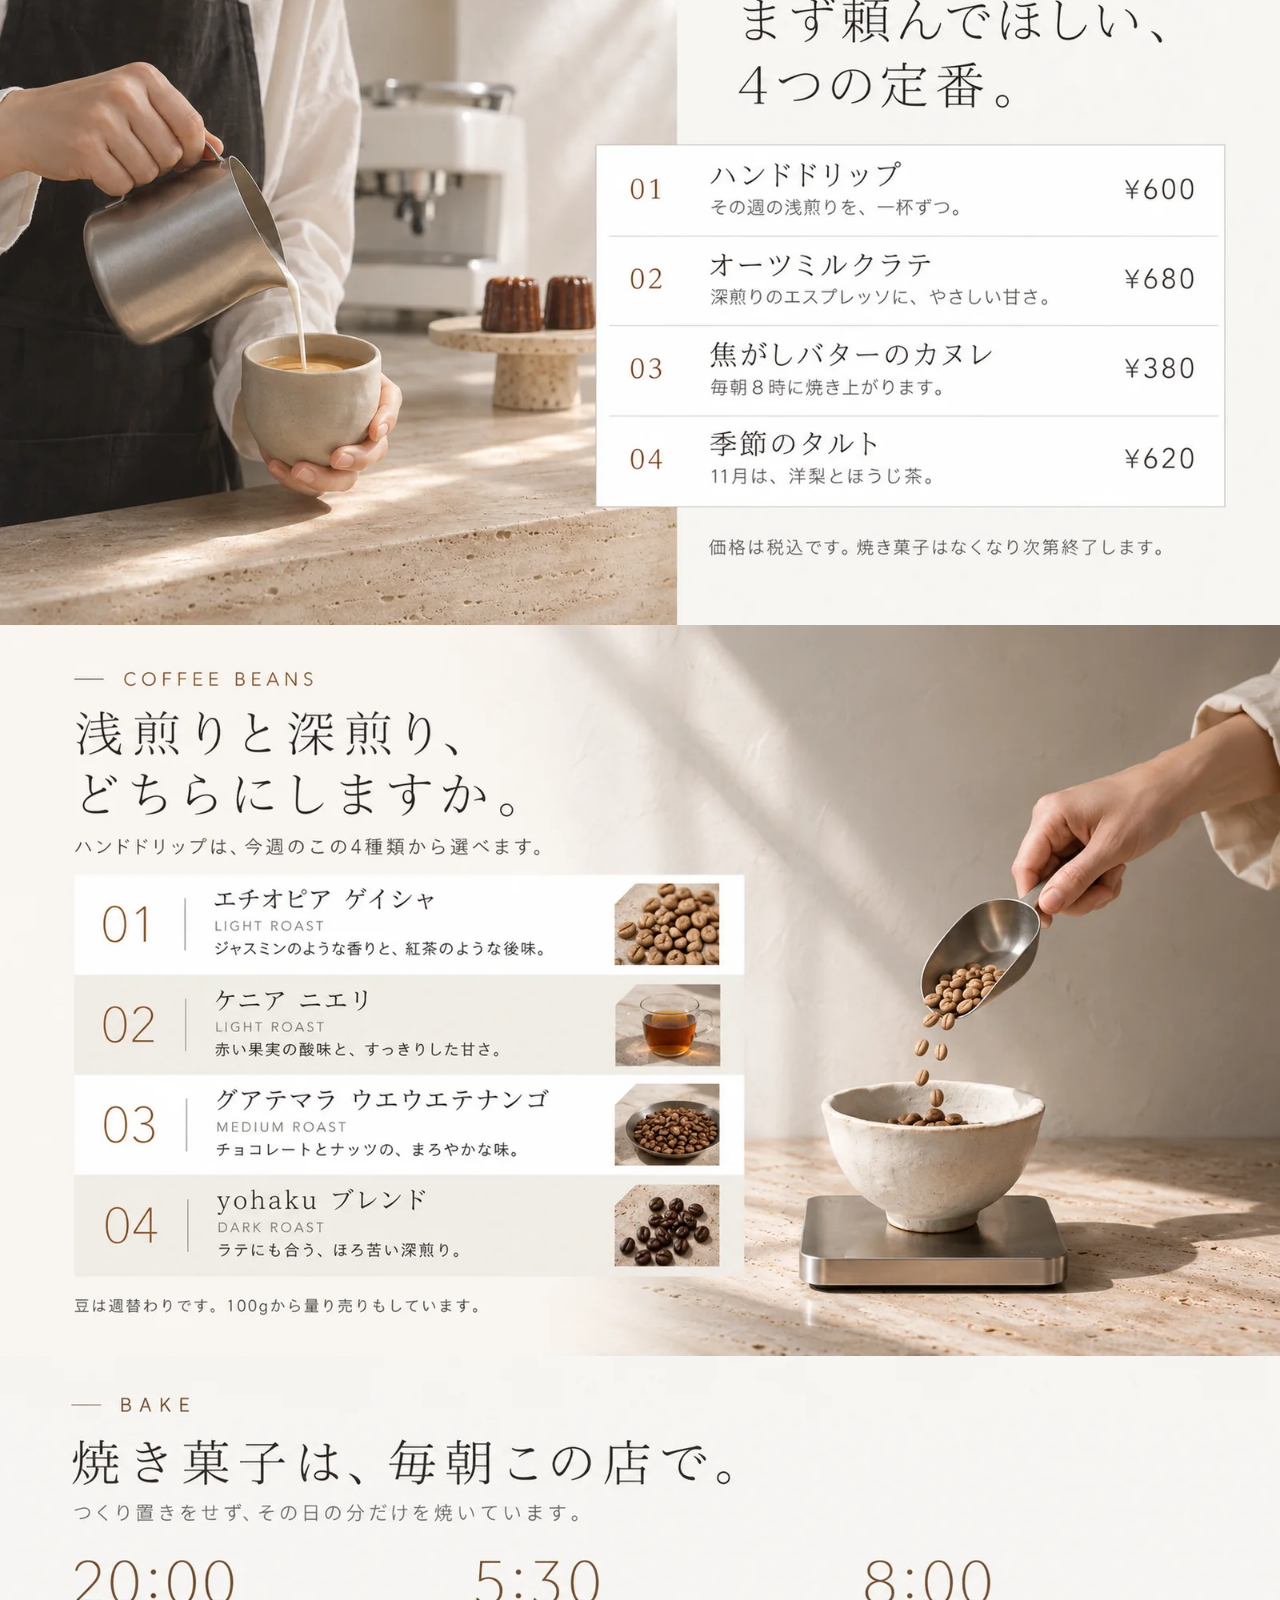
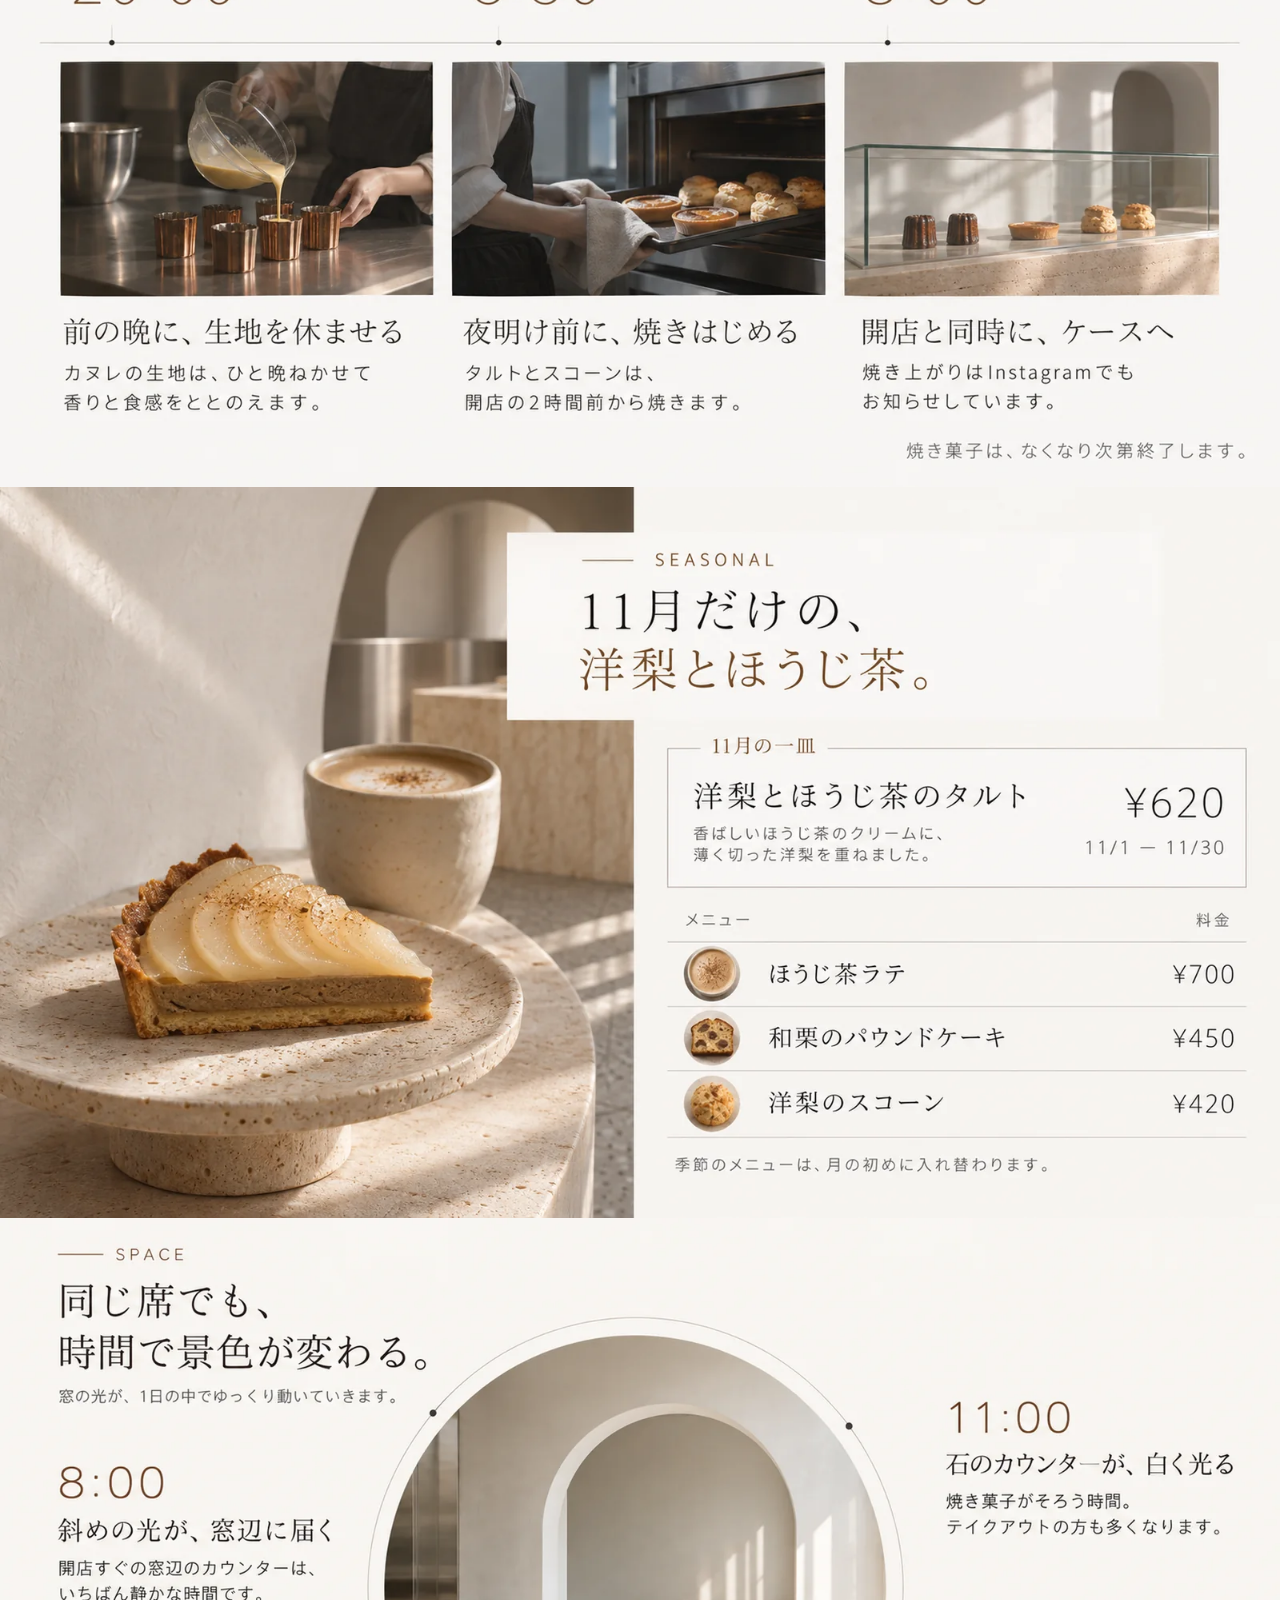
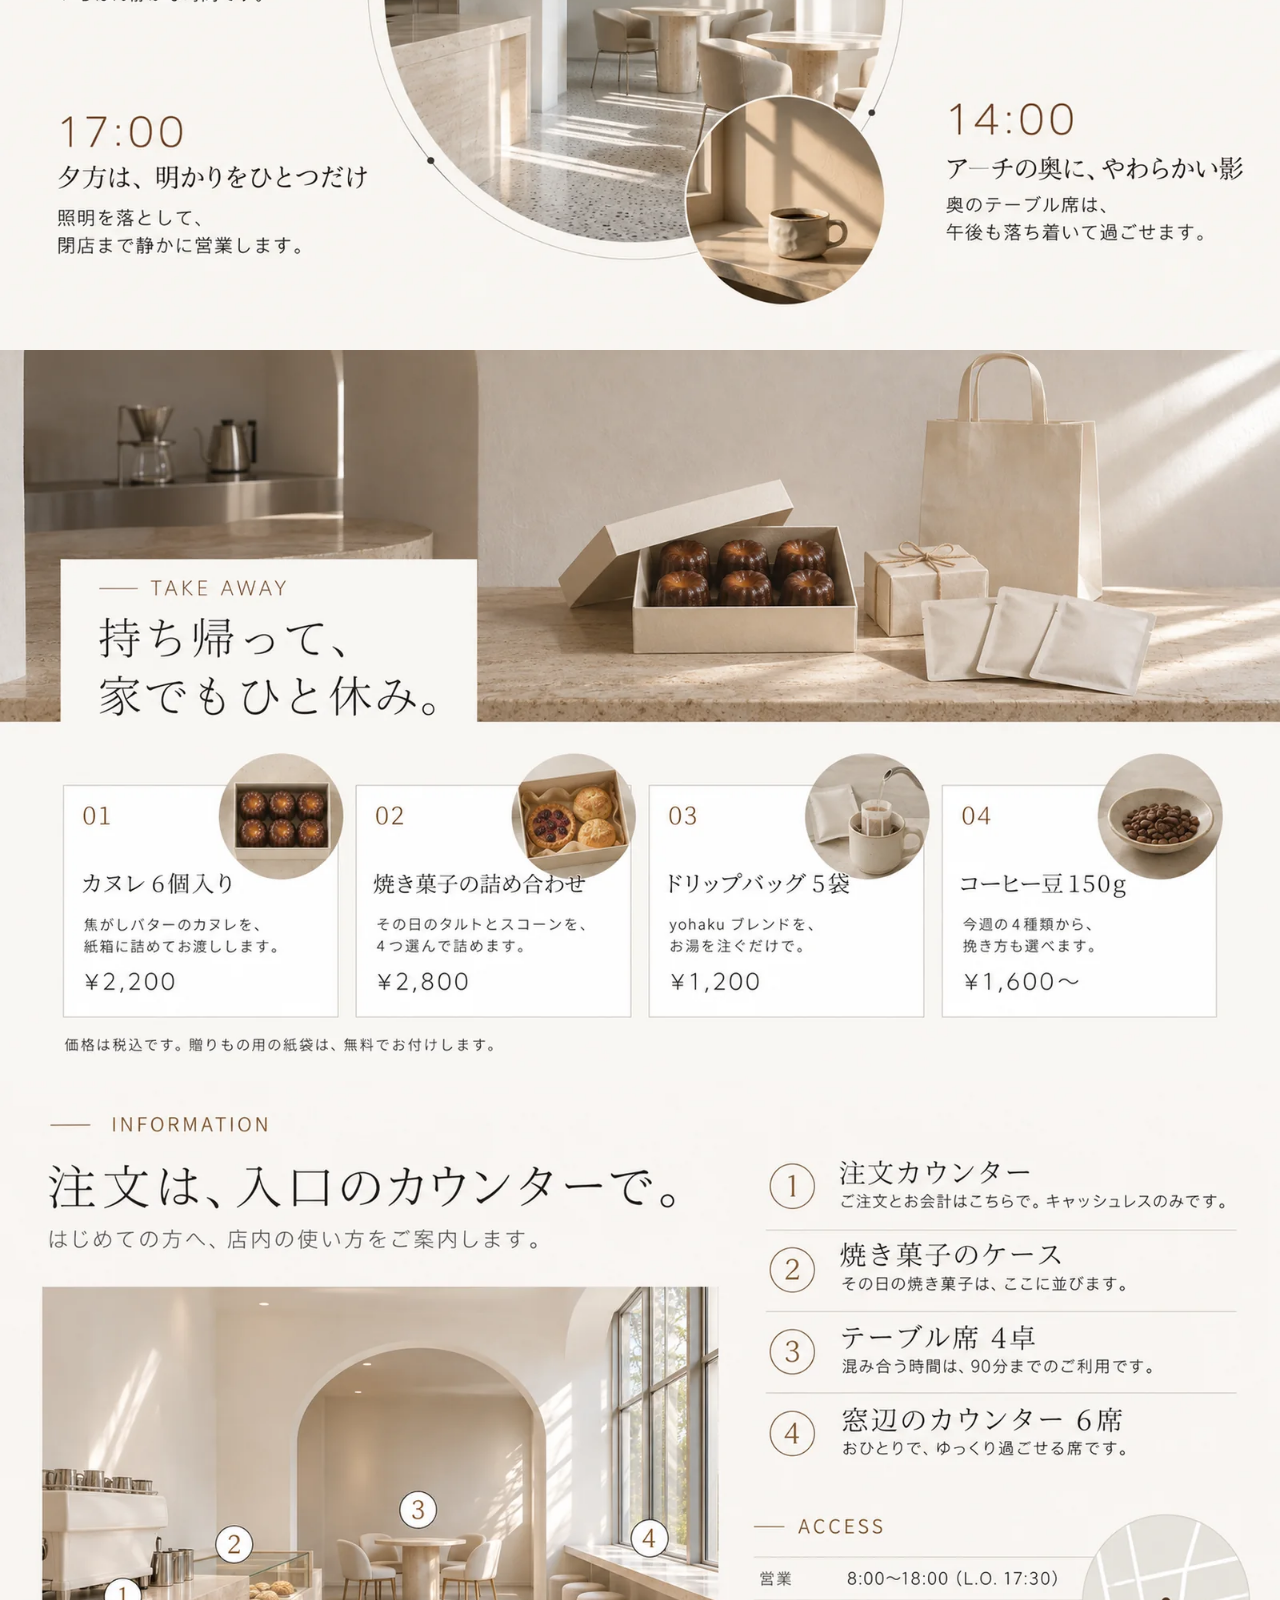
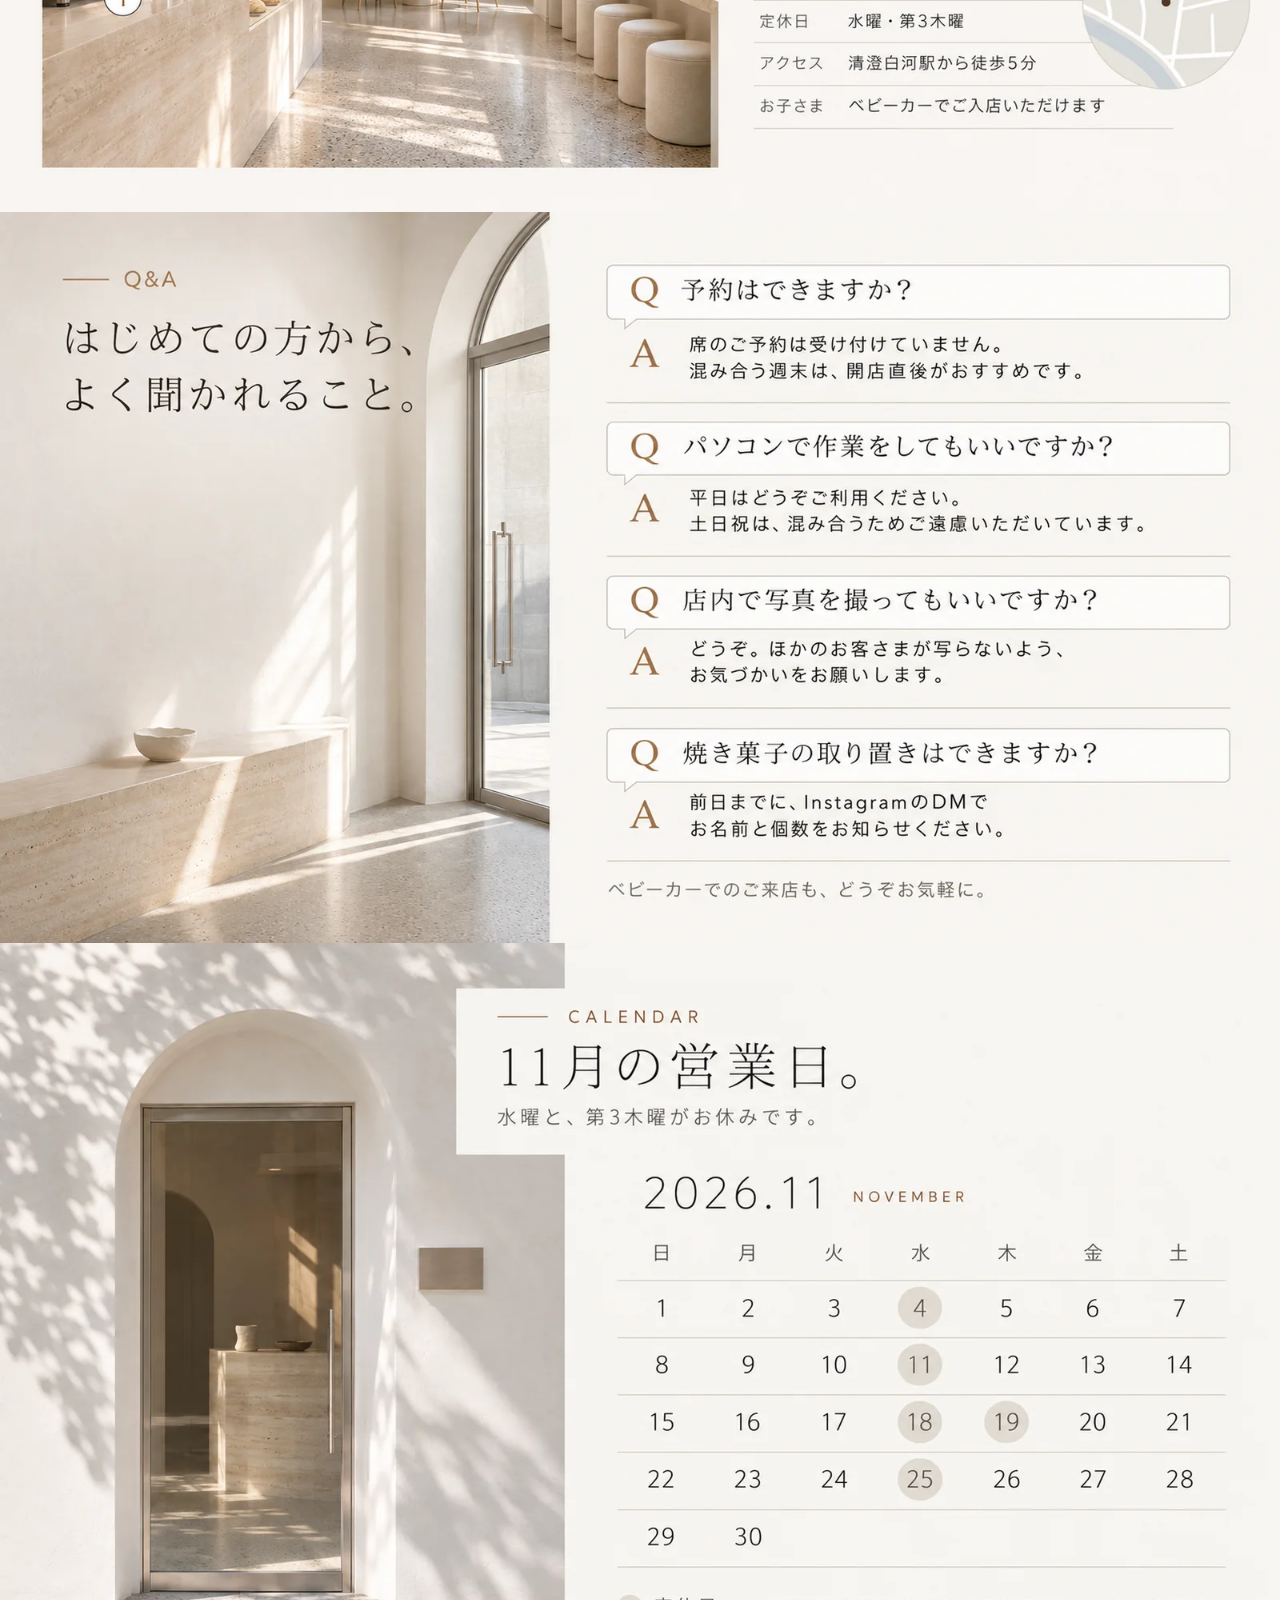
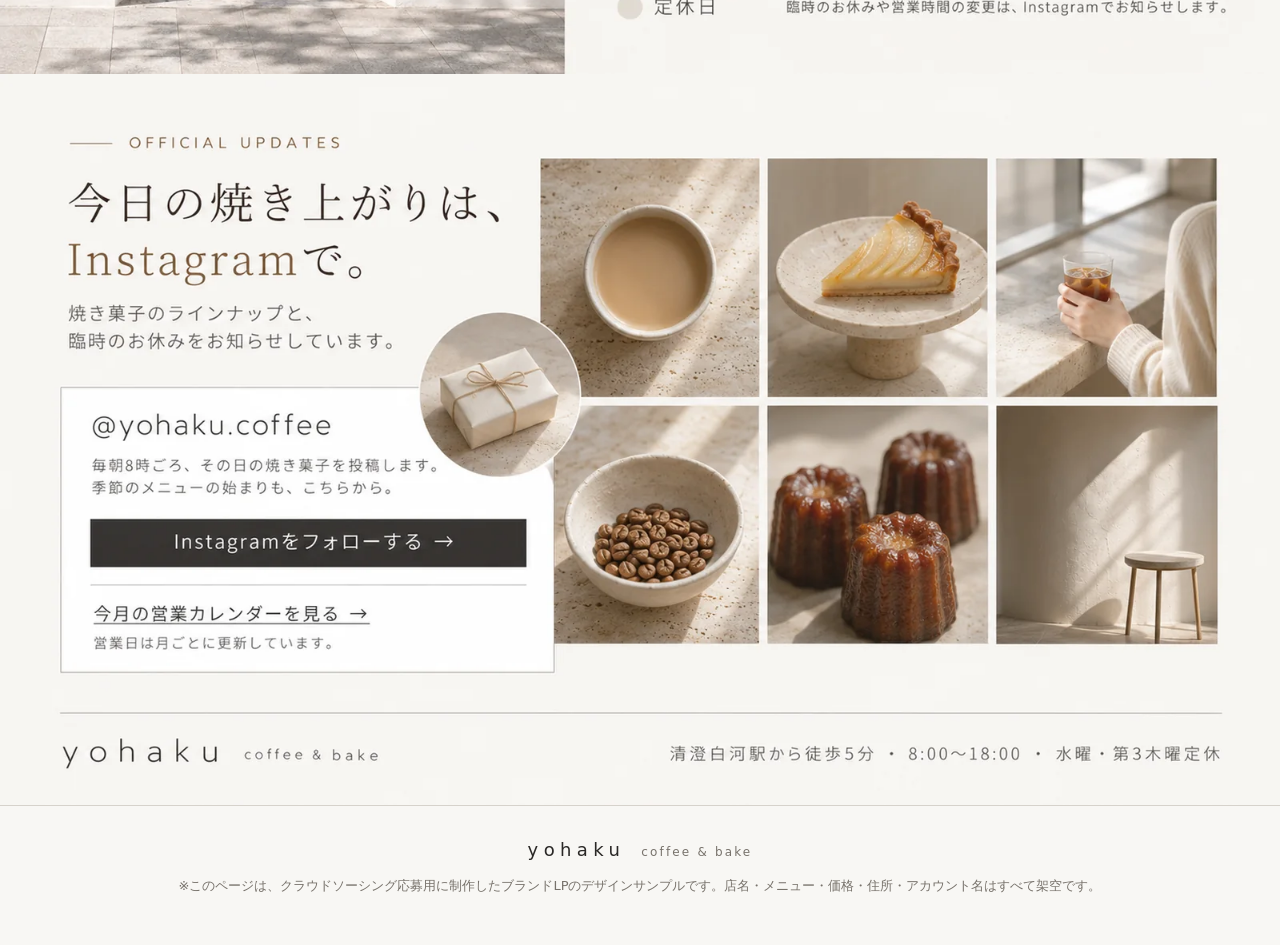
<file: works/yohaku/site/index.html>
<!doctype html>
<html lang="ja">
<head>
<meta charset="utf-8">
<meta name="viewport" content="width=device-width, initial-scale=1">
<title>yohaku coffee &amp; bake｜清澄白河のスペシャルティコーヒーと焼き菓子（デザインサンプル）</title>
<meta name="description" content="清澄白河のスペシャルティコーヒーと、毎朝この店で焼く焼き菓子。営業日・メニュー・店内のご案内。※架空の店舗によるブランドLPのデザインサンプルです。">
<meta property="og:title" content="yohaku coffee &amp; bake｜余白のある朝を、一杯から。">
<meta property="og:description" content="清澄白河のスペシャルティコーヒーと焼き菓子の店（架空・デザインサンプル）">
<meta property="og:type" content="website">
<meta property="og:image" content="images/ogp.jpg">
<meta name="robots" content="noindex">
<meta name="theme-color" content="#F8F7F4">
<link rel="icon" href="data:image/svg+xml,%3Csvg xmlns='http://www.w3.org/2000/svg' viewBox='0 0 32 32'%3E%3Crect width='32' height='32' rx='6' fill='%23F8F7F4'/%3E%3Ccircle cx='16' cy='16' r='9' fill='none' stroke='%232A2826' stroke-width='1.6'/%3E%3Ccircle cx='16' cy='16' r='2' fill='%238C6B52'/%3E%3C/svg%3E">
<link rel="stylesheet" href="style.css">
</head>
<body>
<p class="demo-bar">架空の店舗によるブランドLPのデザインサンプルです（店名・メニュー・価格・住所はすべて架空）</p>

<main>
  <section class="sec fv" id="top" aria-label="ファーストビュー">
    <h1 class="sr-only">余白のある朝を、一杯から。yohaku coffee &amp; bake</h1>
    <picture><source media="(min-width: 900px)" srcset="images/pc/01-fv.webp" width="1600" height="914"><img src="images/01-fv.webp" width="1024" height="1792" fetchpriority="high" alt="yohaku coffee & bake。余白のある朝を、一杯から。清澄白河のスペシャルティコーヒーと、毎朝この店で焼く焼き菓子。漆喰の壁とトラバーチンのカウンターで、バリスタがドリップする手元の写真。営業時間 8:00から18:00。"></picture>
    <a class="hit sp-only" href="#menu" style="--x:6.8%;--y:92.2%;--w:52.8%;--h:4.6%" aria-label="メニューと営業日を見る"></a>
    <a class="hit pc-only" href="#menu" style="--x:4%;--y:84.2%;--w:20.4%;--h:6.6%" aria-label="メニューと営業日を見る"></a>
    <nav class="pc-only" aria-label="ページ内メニュー">
      <a class="hit" href="#concept" style="--x:52.6%;--y:2.6%;--w:6.2%;--h:5%">Concept</a>
      <a class="hit" href="#menu" style="--x:60.6%;--y:2.6%;--w:4.4%;--h:5%">Menu</a>
      <a class="hit" href="#bake" style="--x:66.6%;--y:2.6%;--w:4%;--h:5%">Bake</a>
      <a class="hit" href="#space" style="--x:72.2%;--y:2.6%;--w:4.6%;--h:5%">Space</a>
      <a class="hit" href="#info" style="--x:78.8%;--y:2.6%;--w:7.8%;--h:5%">Information</a>
      <a class="hit" href="#updates" style="--x:88.6%;--y:2.6%;--w:6.8%;--h:5%">Instagram</a>
    </nav>
  </section>

  <section class="sec" id="concept" aria-labelledby="h-concept">
    <h2 id="h-concept" class="sr-only">足すより、ととのえる。</h2>
    <picture><source media="(min-width: 900px)" srcset="images/pc/02-concept.webp" width="1600" height="914"><img src="images/02-concept.webp" width="1024" height="1792" loading="lazy" alt="コンセプト。yohaku は、空間と豆と焼き菓子を、それぞれ引き算でつくっています。01 空間：光と影が、いちばんの内装。02 豆：豆の個性を、焼きすぎない。週替わりで4種類。03 焼き菓子：毎朝、この店で焼く。その日の分だけ焼きます。"></picture>
  </section>

  <section class="sec" id="menu" aria-labelledby="h-menu">
    <h2 id="h-menu" class="sr-only">まず、頼んでほしい、4つの定番。</h2>
    <picture><source media="(min-width: 900px)" srcset="images/pc/03-menu.webp" width="1600" height="914"><img src="images/03-menu.webp" width="1024" height="1792" loading="lazy" alt="定番メニュー。01 ハンドドリップ 600円、02 オーツミルクラテ 680円、03 焦がしバターのカヌレ 380円（毎朝8時に焼き上がり）、04 季節のタルト 620円（11月は洋梨とほうじ茶）。価格は税込。"></picture>
  </section>

  <section class="sec" id="beans" aria-labelledby="h-beans">
    <h2 id="h-beans" class="sr-only">浅煎りと深煎り、どちらにしますか。</h2>
    <picture><source media="(min-width: 900px)" srcset="images/pc/04-beans.webp" width="1600" height="914"><img src="images/04-beans.webp" width="1024" height="1792" loading="lazy" alt="今週の豆4種類。エチオピア ゲイシャ（浅煎り）、ケニア ニエリ（浅煎り）、グアテマラ ウエウエテナンゴ（中煎り）、yohaku ブレンド（深煎り）。豆は週替わりで、100gから量り売りもしています。"></picture>
  </section>

  <section class="sec" id="bake" aria-labelledby="h-bake">
    <h2 id="h-bake" class="sr-only">焼き菓子は、毎朝この店で。</h2>
    <picture><source media="(min-width: 900px)" srcset="images/pc/05-bake.webp" width="1600" height="914"><img src="images/05-bake.webp" width="1024" height="1792" loading="lazy" alt="焼き菓子ができるまで。20時、カヌレの生地をひと晩休ませる。5時30分、タルトとスコーンを焼きはじめる。8時、開店と同時にケースへ並べる。焼き菓子はなくなり次第終了します。"></picture>
  </section>

  <section class="sec" id="seasonal" aria-labelledby="h-seasonal">
    <h2 id="h-seasonal" class="sr-only">11月だけの、洋梨とほうじ茶。</h2>
    <picture><source media="(min-width: 900px)" srcset="images/pc/06-seasonal.webp" width="1600" height="914"><img src="images/06-seasonal.webp" width="1024" height="1792" loading="lazy" alt="11月の季節のメニュー。洋梨とほうじ茶のタルト 620円（11月1日から30日）。ほうじ茶ラテ 700円、和栗のパウンドケーキ 450円、洋梨のスコーン 420円。季節のメニューは月の初めに入れ替わります。"></picture>
  </section>

  <section class="sec" id="space" aria-labelledby="h-space">
    <h2 id="h-space" class="sr-only">同じ席でも、時間で景色が変わる。</h2>
    <picture><source media="(min-width: 900px)" srcset="images/pc/07-space.webp" width="1600" height="914"><img src="images/07-space.webp" width="1024" height="1792" loading="lazy" alt="時間ごとの店内。8時は窓辺に斜めの光、11時は石のカウンターが白く光る、14時はアーチの奥にやわらかい影、17時は明かりをひとつだけにして静かに営業。写真は、ほかのお客さまが写らないようにしていただければ自由に撮影できます。"></picture>
  </section>

  <section class="sec" id="takeaway" aria-labelledby="h-takeaway">
    <h2 id="h-takeaway" class="sr-only">持ち帰って、家でもひと休み。</h2>
    <picture><source media="(min-width: 900px)" srcset="images/pc/08-takeaway.webp" width="1600" height="914"><img src="images/08-takeaway.webp" width="1024" height="1792" loading="lazy" alt="持ち帰り。カヌレ6個入り 2,200円、焼き菓子の詰め合わせ 2,800円、ドリップバッグ5袋 1,200円、コーヒー豆150g 1,600円から。価格は税込、贈りもの用の紙袋は無料。"></picture>
  </section>

  <section class="sec" id="info" aria-labelledby="h-info">
    <h2 id="h-info" class="sr-only">注文は、入口のカウンターで。</h2>
    <picture><source media="(min-width: 900px)" srcset="images/pc/09-info.webp" width="1600" height="914"><img src="images/09-info.webp" width="1024" height="1792" loading="lazy" alt="店内のご案内。1 注文カウンター（キャッシュレスのみ）、2 焼き菓子のケース、3 テーブル席4卓（混み合う時間は90分まで）、4 窓辺のカウンター6席。営業 8:00から18:00（ラストオーダー17:30）、定休日は水曜・第3木曜、清澄白河駅から徒歩5分、ベビーカーでご入店いただけます。"></picture>
  </section>

  <section class="sec" id="faq" aria-labelledby="h-faq">
    <h2 id="h-faq" class="sr-only">はじめての方から、よく聞かれること。</h2>
    <picture><source media="(min-width: 900px)" srcset="images/pc/10-faq.webp" width="1600" height="914"><img src="images/10-faq.webp" width="1024" height="1792" loading="lazy" alt="よくある質問。席の予約は受け付けていません。パソコン作業は平日のみ。店内の写真撮影は、ほかのお客さまへの配慮をお願いします。焼き菓子の取り置きは前日までにInstagramのDMで。"></picture>
  </section>

  <section class="sec" id="calendar" aria-labelledby="h-calendar">
    <h2 id="h-calendar" class="sr-only">11月の営業日。</h2>
    <picture><source media="(min-width: 900px)" srcset="images/pc/11-calendar.webp" width="1600" height="914"><img src="images/11-calendar.webp" width="1024" height="1792" loading="lazy" alt="2026年11月の営業カレンダー。定休日は4日、11日、18日、19日、25日。臨時のお休みや営業時間の変更はInstagramでお知らせします。"></picture>
  </section>

  <section class="sec" id="updates" aria-labelledby="h-updates">
    <h2 id="h-updates" class="sr-only">今日の焼き上がりは、Instagramで。</h2>
    <picture><source media="(min-width: 900px)" srcset="images/pc/12-updates.webp" width="1600" height="914"><img src="images/12-updates.webp" width="1024" height="1792" loading="lazy" alt="最新情報。Instagram @yohaku.coffee で、毎朝8時ごろにその日の焼き菓子を投稿しています。季節のメニューの始まりもこちらから。"></picture>
    <a class="hit js-demo sp-only" href="#" style="--x:9.4%;--y:73.2%;--w:81.2%;--h:5.4%" aria-label="Instagramをフォローする（デモ）"></a>
    <a class="hit sp-only" href="#calendar" style="--x:24.6%;--y:81.4%;--w:51%;--h:4%" aria-label="今月の営業カレンダーを見る"></a>
    <a class="hit js-demo pc-only" href="#" style="--x:6.8%;--y:60.4%;--w:34.6%;--h:7.4%" aria-label="Instagramをフォローする（デモ）"></a>
    <a class="hit pc-only" href="#calendar" style="--x:7%;--y:70.8%;--w:22.4%;--h:5.4%" aria-label="今月の営業カレンダーを見る"></a>
  </section>
</main>

<footer class="foot">
  <p class="logo">yohaku <span>coffee &amp; bake</span></p>
  <p class="note">※このページは、クラウドソーシング応募用に制作したブランドLPのデザインサンプルです。店名・メニュー・価格・住所・アカウント名はすべて架空です。</p>
</footer>

<a class="sticky-cta" href="#calendar" aria-hidden="true" tabindex="-1">今月の営業日を見る <span aria-hidden="true">→</span></a>
<div class="toast" role="status" aria-live="polite"></div>

<script src="main.js"></script>
</body>
</html>
</file>
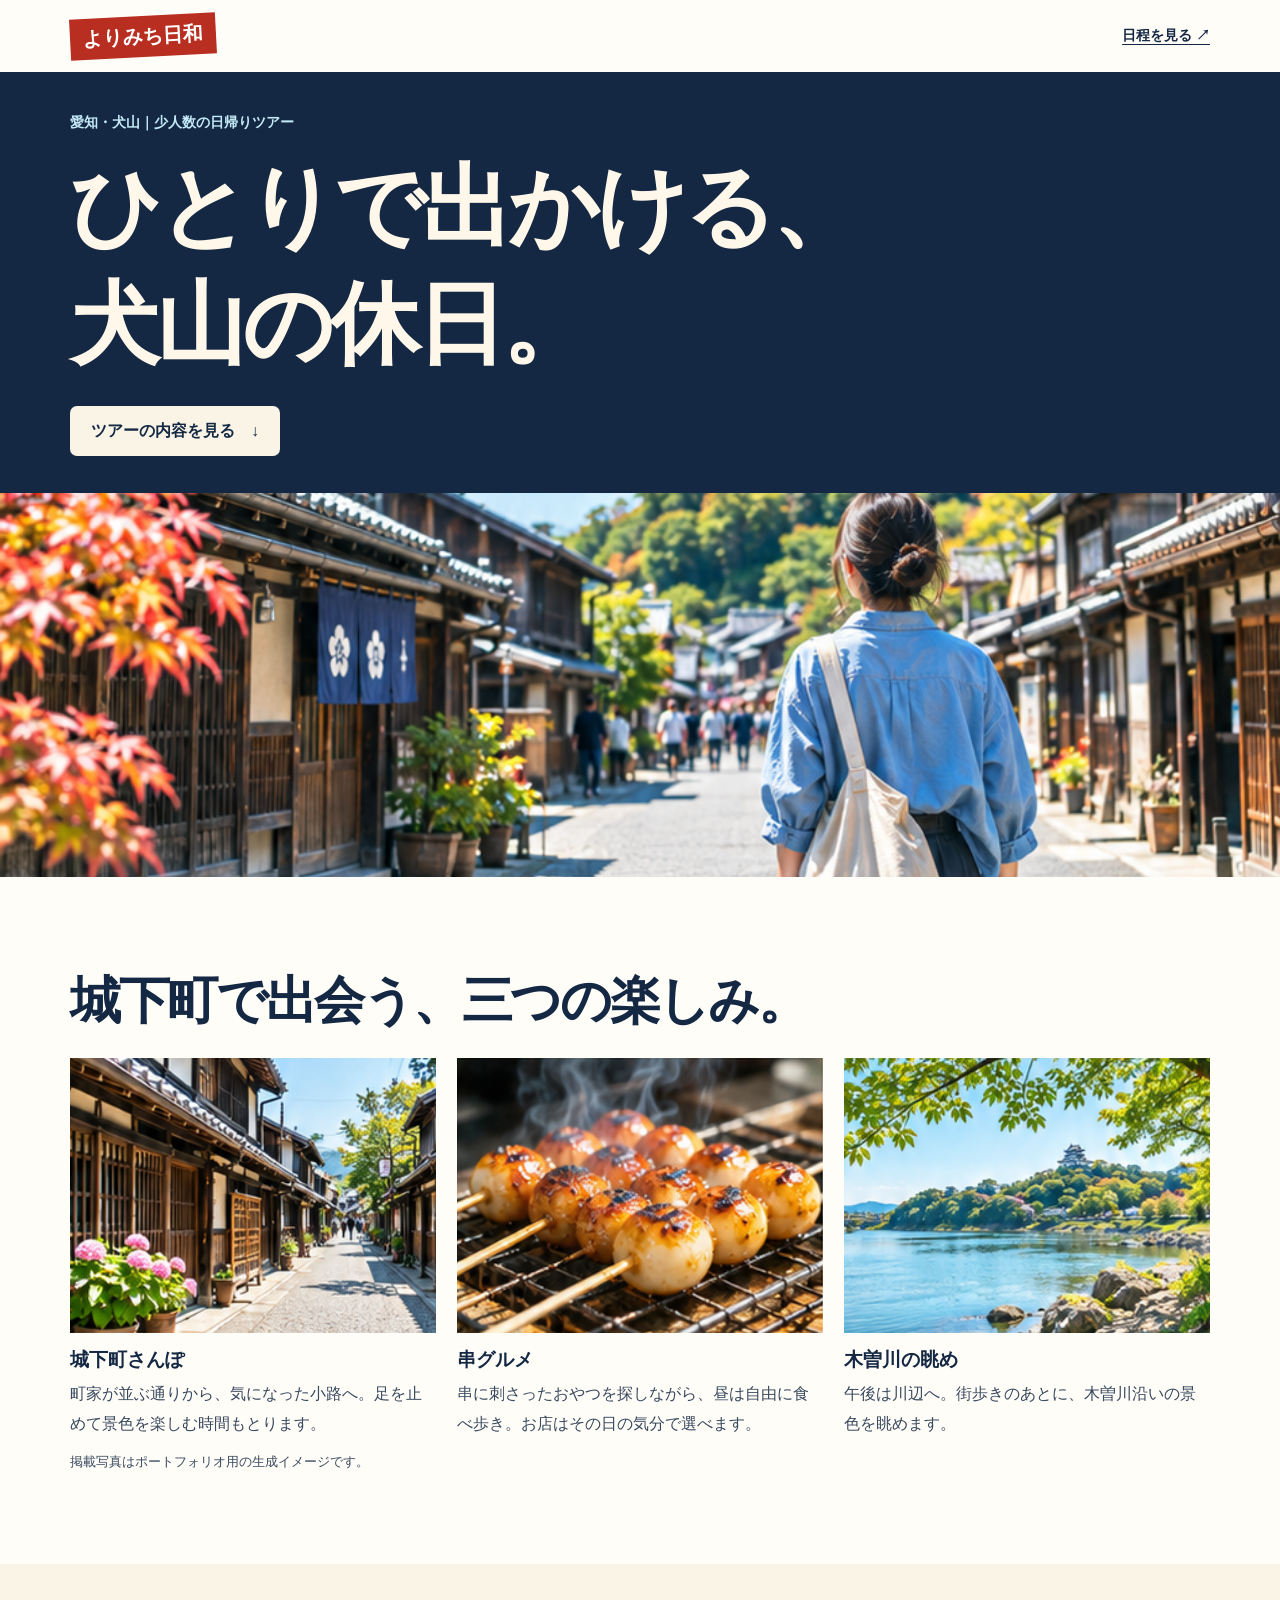
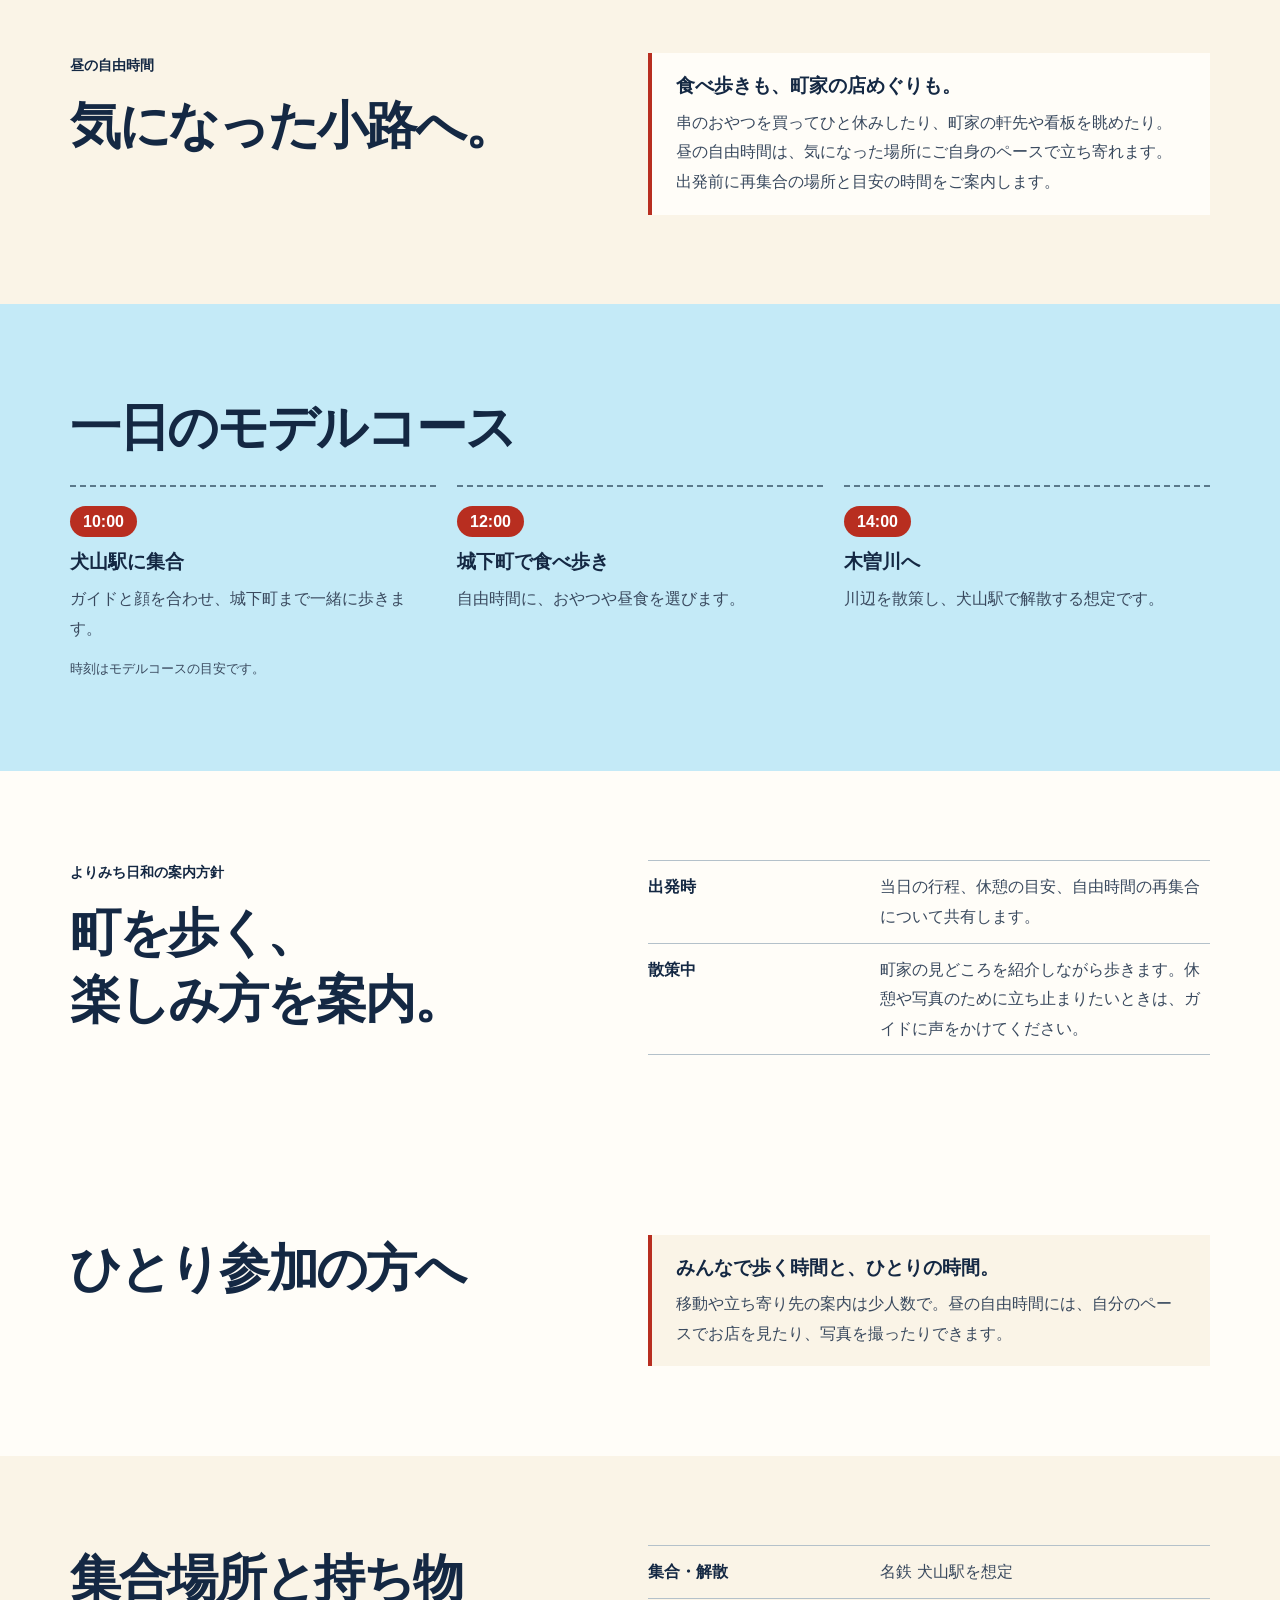
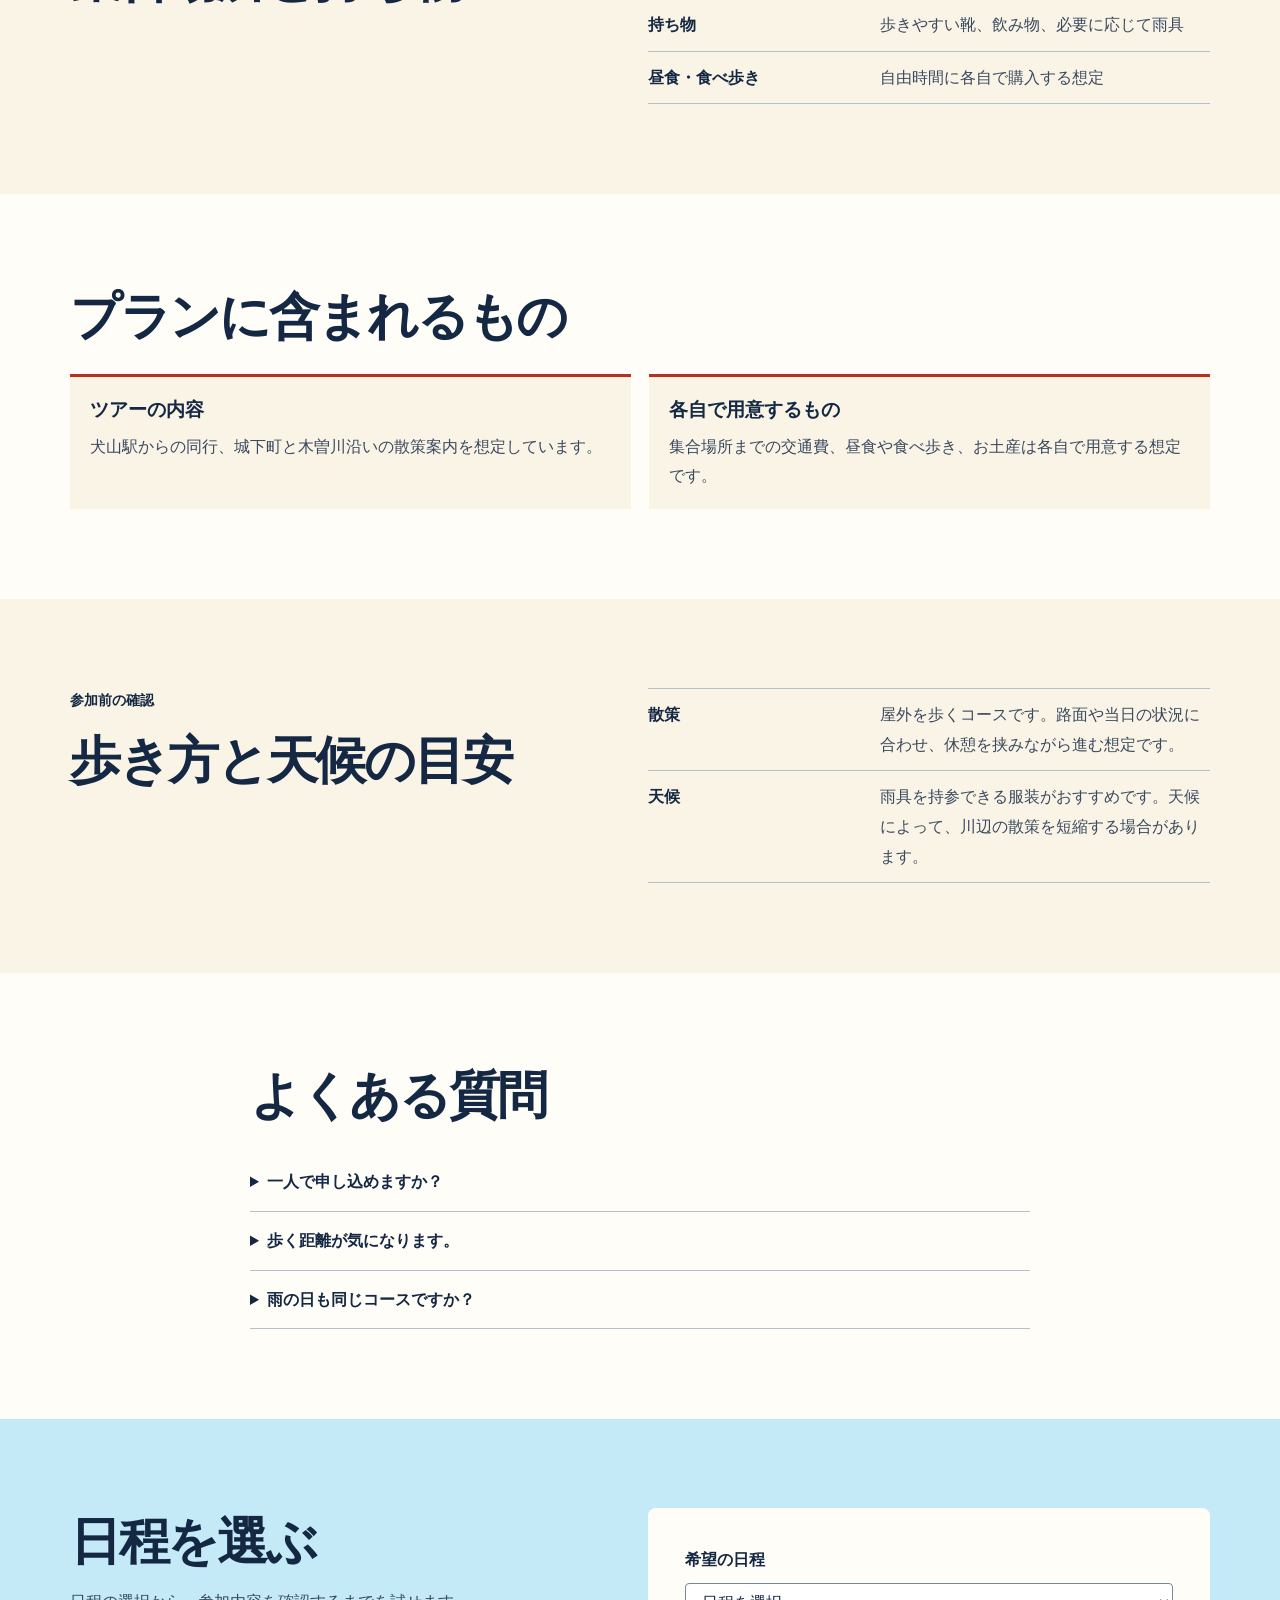
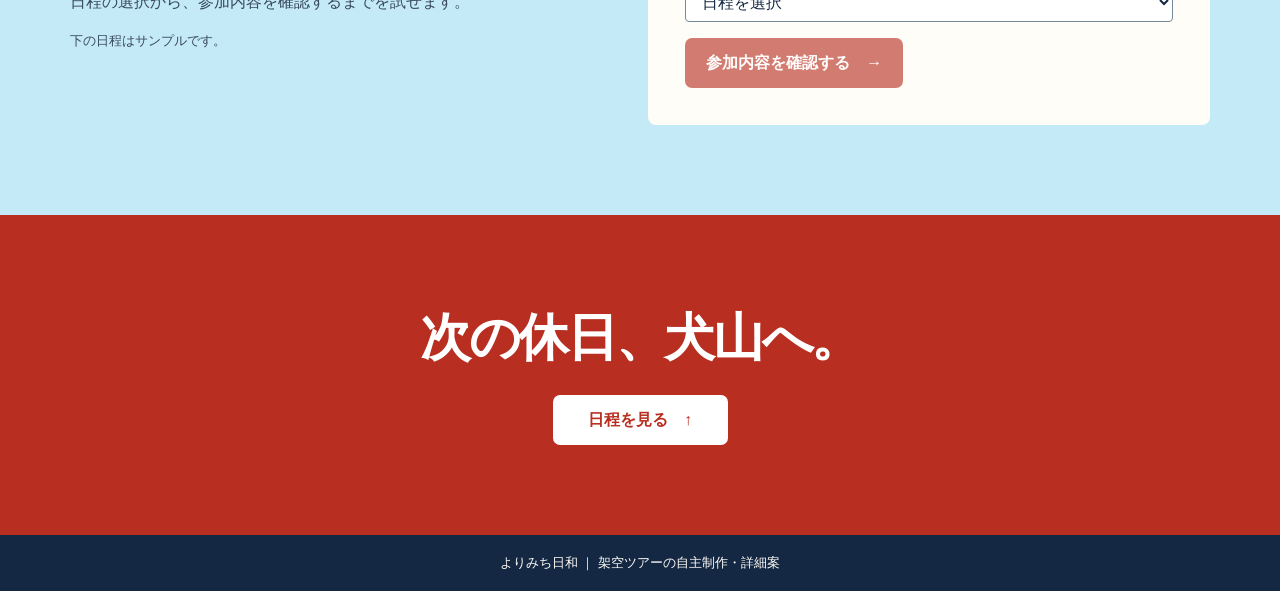
<file: works/yorimichi-detail/site/index.html>
<!doctype html>
<html lang="ja">
<head>
  <meta charset="utf-8">
  <meta name="viewport" content="width=device-width, initial-scale=1">
  <meta name="description" content="愛知・犬山の少人数日帰りツアーを題材にした、架空サービスの自主制作LP。">
  <link rel="icon" href="data:,">
  <link rel="stylesheet" href="style.css">
  <title>よりみち日和｜はじめての犬山・旅のしおり</title>
</head>
<body>
  <header class="bar wrap">
    <a class="brand" href="#top">よりみち日和</a>
    <a class="header-link" href="#dates">日程を見る <span aria-hidden="true">↗</span></a>
  </header>
  <main id="top">
    <section class="hero edition" aria-labelledby="title">
      <div class="wrap hero-copy">
        <p class="label">愛知・犬山｜少人数の日帰りツアー</p>
        <h1 id="title">ひとりで出かける、<br>犬山の休日。</h1>
        <a class="button" href="#highlights">ツアーの内容を見る <span aria-hidden="true">↓</span></a>
      </div>
      <div class="crop hero-image" role="img" aria-label="犬山の城下町を歩く一人旅のイメージ">
        <img src="images/board.png" alt="">
      </div>
    </section>

    <section class="section wrap" id="highlights" aria-labelledby="highlights-title">
      <h2 id="highlights-title">城下町で出会う、<br class="mobile-break">三つの楽しみ。</h2>
      <div class="grid highlights">
        <article>
          <div class="crop lane" role="img" aria-label="木造の町家が並ぶ路地"><img src="images/board.png" alt="" loading="lazy"></div>
          <h3>城下町さんぽ</h3>
          <p>町家が並ぶ通りから、気になった小路へ。足を止めて景色を楽しむ時間もとります。</p>
        </article>
        <article>
          <div class="crop snacks" role="img" aria-label="焼き色のついた串団子"><img src="images/board.png" alt="" loading="lazy"></div>
          <h3>串グルメ</h3>
          <p>串に刺さったおやつを探しながら、昼は自由に食べ歩き。お店はその日の気分で選べます。</p>
        </article>
        <article>
          <div class="crop river" role="img" aria-label="緑の対岸を望む木曽川のイメージ"><img src="images/board.png" alt="" loading="lazy"></div>
          <h3>木曽川の眺め</h3>
          <p>午後は川辺へ。街歩きのあとに、木曽川沿いの景色を眺めます。</p>
        </article>
      </div>
      <p class="note">掲載写真はポートフォリオ用の生成イメージです。</p>
    </section>

    <section class="section paper" aria-labelledby="walk-title">
      <div class="wrap split">
        <div>
          <p class="label">昼の自由時間</p>
          <h2 id="walk-title">気になった小路へ。</h2>
        </div>
        <div class="panel">
          <h3>食べ歩きも、町家の店めぐりも。</h3>
          <p>串のおやつを買ってひと休みしたり、町家の軒先や看板を眺めたり。昼の自由時間は、気になった場所にご自身のペースで立ち寄れます。出発前に再集合の場所と目安の時間をご案内します。</p>
        </div>
      </div>
    </section>

    <section class="section blue" aria-labelledby="course-title">
      <div class="wrap">
        <h2 id="course-title">一日のモデルコース</h2>
        <ol class="grid route">
          <li><span>10:00</span><h3>犬山駅に集合</h3><p>ガイドと顔を合わせ、城下町まで一緒に歩きます。</p></li>
          <li><span>12:00</span><h3>城下町で食べ歩き</h3><p>自由時間に、おやつや昼食を選びます。</p></li>
          <li><span>14:00</span><h3>木曽川へ</h3><p>川辺を散策し、犬山駅で解散する想定です。</p></li>
        </ol>
        <p class="note">時刻はモデルコースの目安です。</p>
      </div>
    </section>

    <section class="section wrap split" aria-labelledby="guide-title">
      <div>
        <p class="label">よりみち日和の案内方針</p>
        <h2 id="guide-title">町を歩く、<br>楽しみ方を案内。</h2>
      </div>
      <dl class="facts">
        <div><dt>出発時</dt><dd>当日の行程、休憩の目安、自由時間の再集合について共有します。</dd></div>
        <div><dt>散策中</dt><dd>町家の見どころを紹介しながら歩きます。休憩や写真のために立ち止まりたいときは、ガイドに声をかけてください。</dd></div>
      </dl>
    </section>

    <section class="section wrap split" aria-labelledby="solo-title">
      <h2 id="solo-title">ひとり参加の方へ</h2>
      <div class="panel"><h3>みんなで歩く時間と、ひとりの時間。</h3><p>移動や立ち寄り先の案内は少人数で。昼の自由時間には、自分のペースでお店を見たり、写真を撮ったりできます。</p></div>
    </section>

    <section class="section paper" aria-labelledby="meeting-title">
      <div class="wrap split">
        <h2 id="meeting-title">集合場所と持ち物</h2>
        <dl class="facts">
          <div><dt>集合・解散</dt><dd>名鉄 犬山駅を想定</dd></div>
          <div><dt>持ち物</dt><dd>歩きやすい靴、飲み物、必要に応じて雨具</dd></div>
          <div><dt>昼食・食べ歩き</dt><dd>自由時間に各自で購入する想定</dd></div>
        </dl>
      </div>
    </section>

    <section class="section wrap" aria-labelledby="plan-title">
      <h2 id="plan-title">プランに含まれるもの</h2>
      <div class="plan-grid">
        <article><h3>ツアーの内容</h3><p>犬山駅からの同行、城下町と木曽川沿いの散策案内を想定しています。</p></article>
        <article><h3>各自で用意するもの</h3><p>集合場所までの交通費、昼食や食べ歩き、お土産は各自で用意する想定です。</p></article>
      </div>
    </section>

    <section class="section paper" aria-labelledby="conditions-title">
      <div class="wrap split">
        <div>
          <p class="label">参加前の確認</p>
          <h2 id="conditions-title">歩き方と天候の目安</h2>
        </div>
        <dl class="facts">
          <div><dt>散策</dt><dd>屋外を歩くコースです。路面や当日の状況に合わせ、休憩を挟みながら進む想定です。</dd></div>
          <div><dt>天候</dt><dd>雨具を持参できる服装がおすすめです。天候によって、川辺の散策を短縮する場合があります。</dd></div>
        </dl>
      </div>
    </section>

    <section class="section wrap narrow" aria-labelledby="faq-title">
      <h2 id="faq-title">よくある質問</h2>
      <details><summary>一人で申し込めますか？</summary><p>一人での参加を想定した少人数ツアーです。集合後はガイドと一緒に移動し、昼はご自身のペースで過ごせます。</p></details>
      <details><summary>歩く距離が気になります。</summary><p>モデルコースは犬山駅から城下町と川辺を歩く内容です。参加を検討する際の目安として、上の行程をご覧ください。</p></details>
      <details><summary>雨の日も同じコースですか？</summary><p>少雨なら雨具を用意して散策する想定です。天候に応じて屋外の立ち寄り先を調整する場合があります。</p></details>
    </section>

    <section class="section blue" id="dates" aria-labelledby="dates-title">
      <div class="wrap split">
        <div>
          <h2 id="dates-title">日程を選ぶ</h2>
          <p>日程の選択から、参加内容を確認するまでを試せます。</p>
          <p class="note">下の日程はサンプルです。</p>
        </div>
        <div class="date-card">
          <label for="day">希望の日程</label>
          <select id="day">
            <option value="">日程を選択</option>
            <option>サンプル日程 A（土曜）</option>
            <option>サンプル日程 B（日曜）</option>
          </select>
          <button class="button" id="preview" type="button" aria-haspopup="dialog" disabled>参加内容を確認する <span aria-hidden="true">→</span></button>
        </div>
      </div>
      <dialog id="date-dialog" aria-labelledby="dialog-title">
        <h2 id="dialog-title">参加内容の確認</h2>
        <p id="chosen-day"></p>
        <p>集合場所の想定は名鉄 犬山駅です。</p>
        <p class="note">デモ画面です。実際の予約は発生しません。</p>
        <form method="dialog"><button class="button" type="submit">閉じる</button></form>
      </dialog>
    </section>

    <section class="section closing" aria-labelledby="closing-title">
      <div class="wrap">
        <h2 id="closing-title">次の休日、犬山へ。</h2>
        <a class="button light" href="#dates">日程を見る <span aria-hidden="true">↑</span></a>
      </div>
    </section>
  </main>
  <footer class="footer">よりみち日和 ｜ 架空ツアーの自主制作・詳細案</footer>
  <script src="dates.js"></script>
</body>
</html>
</file>
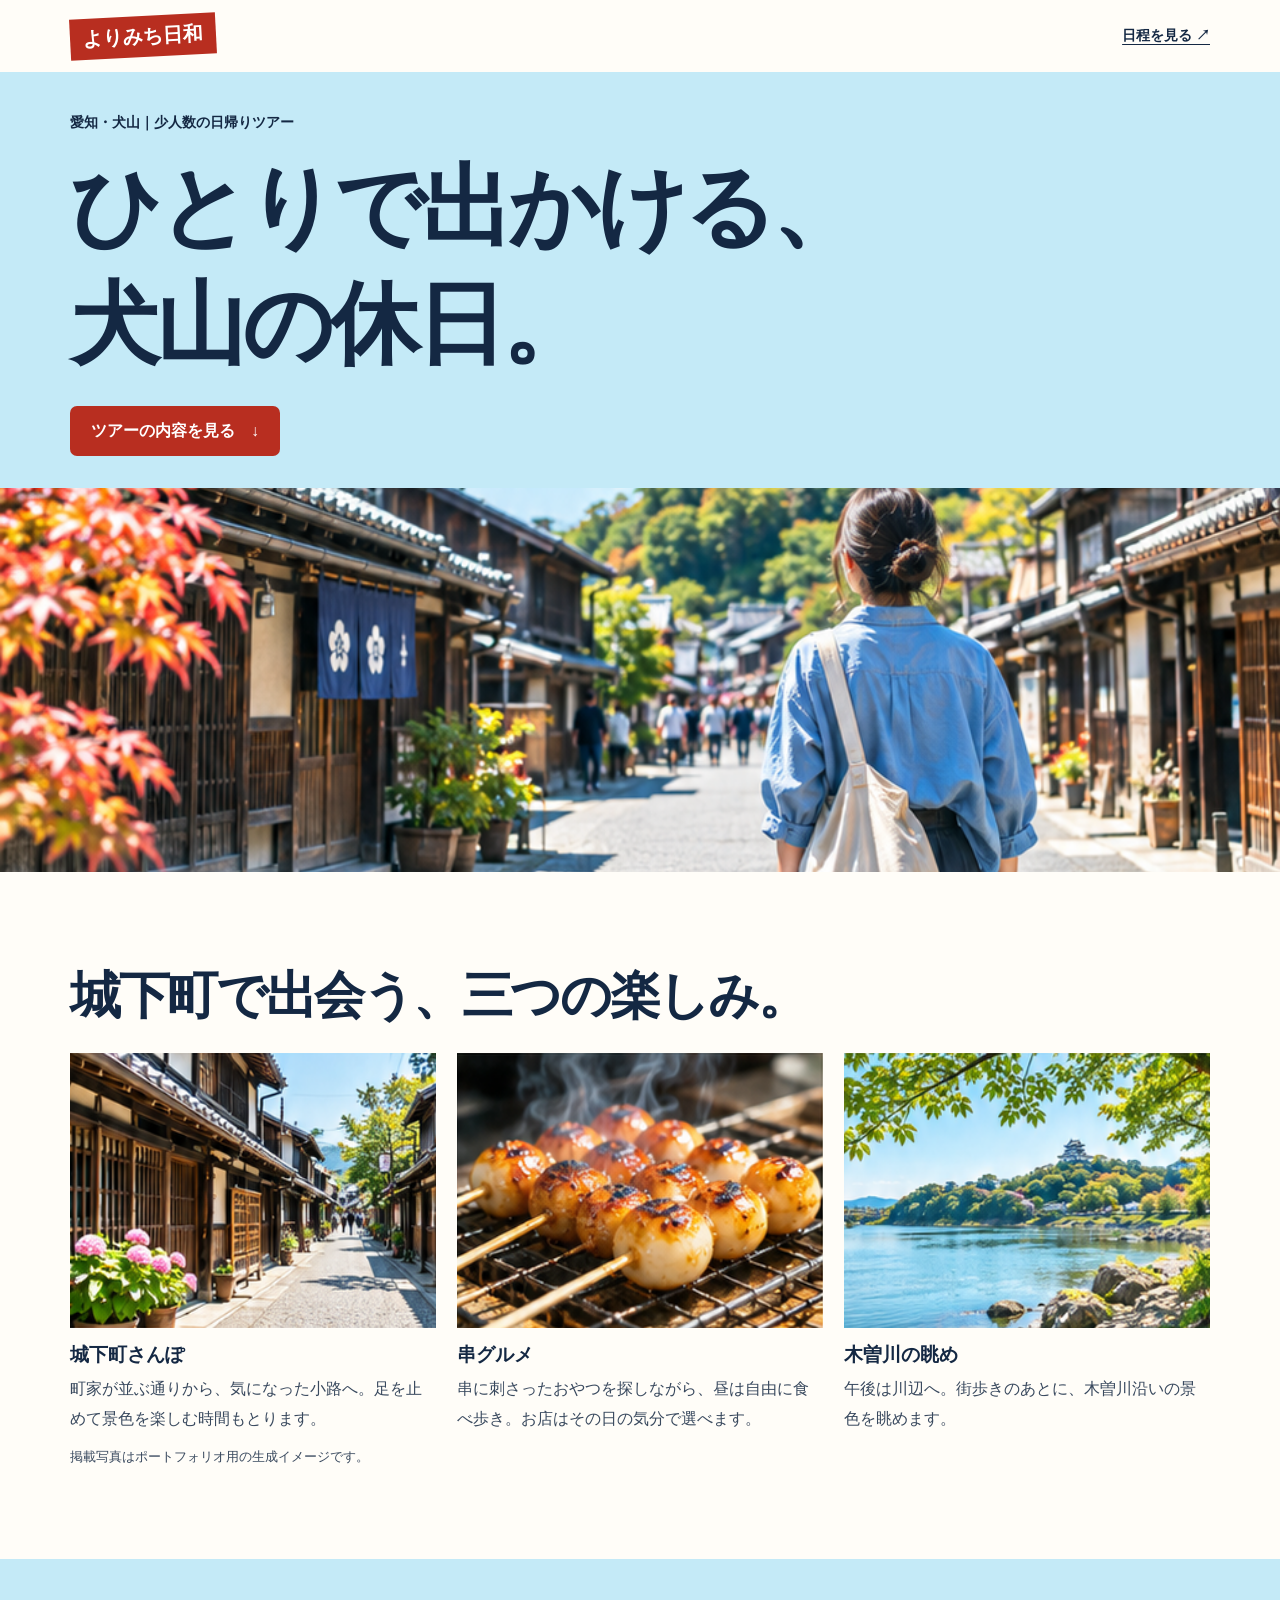
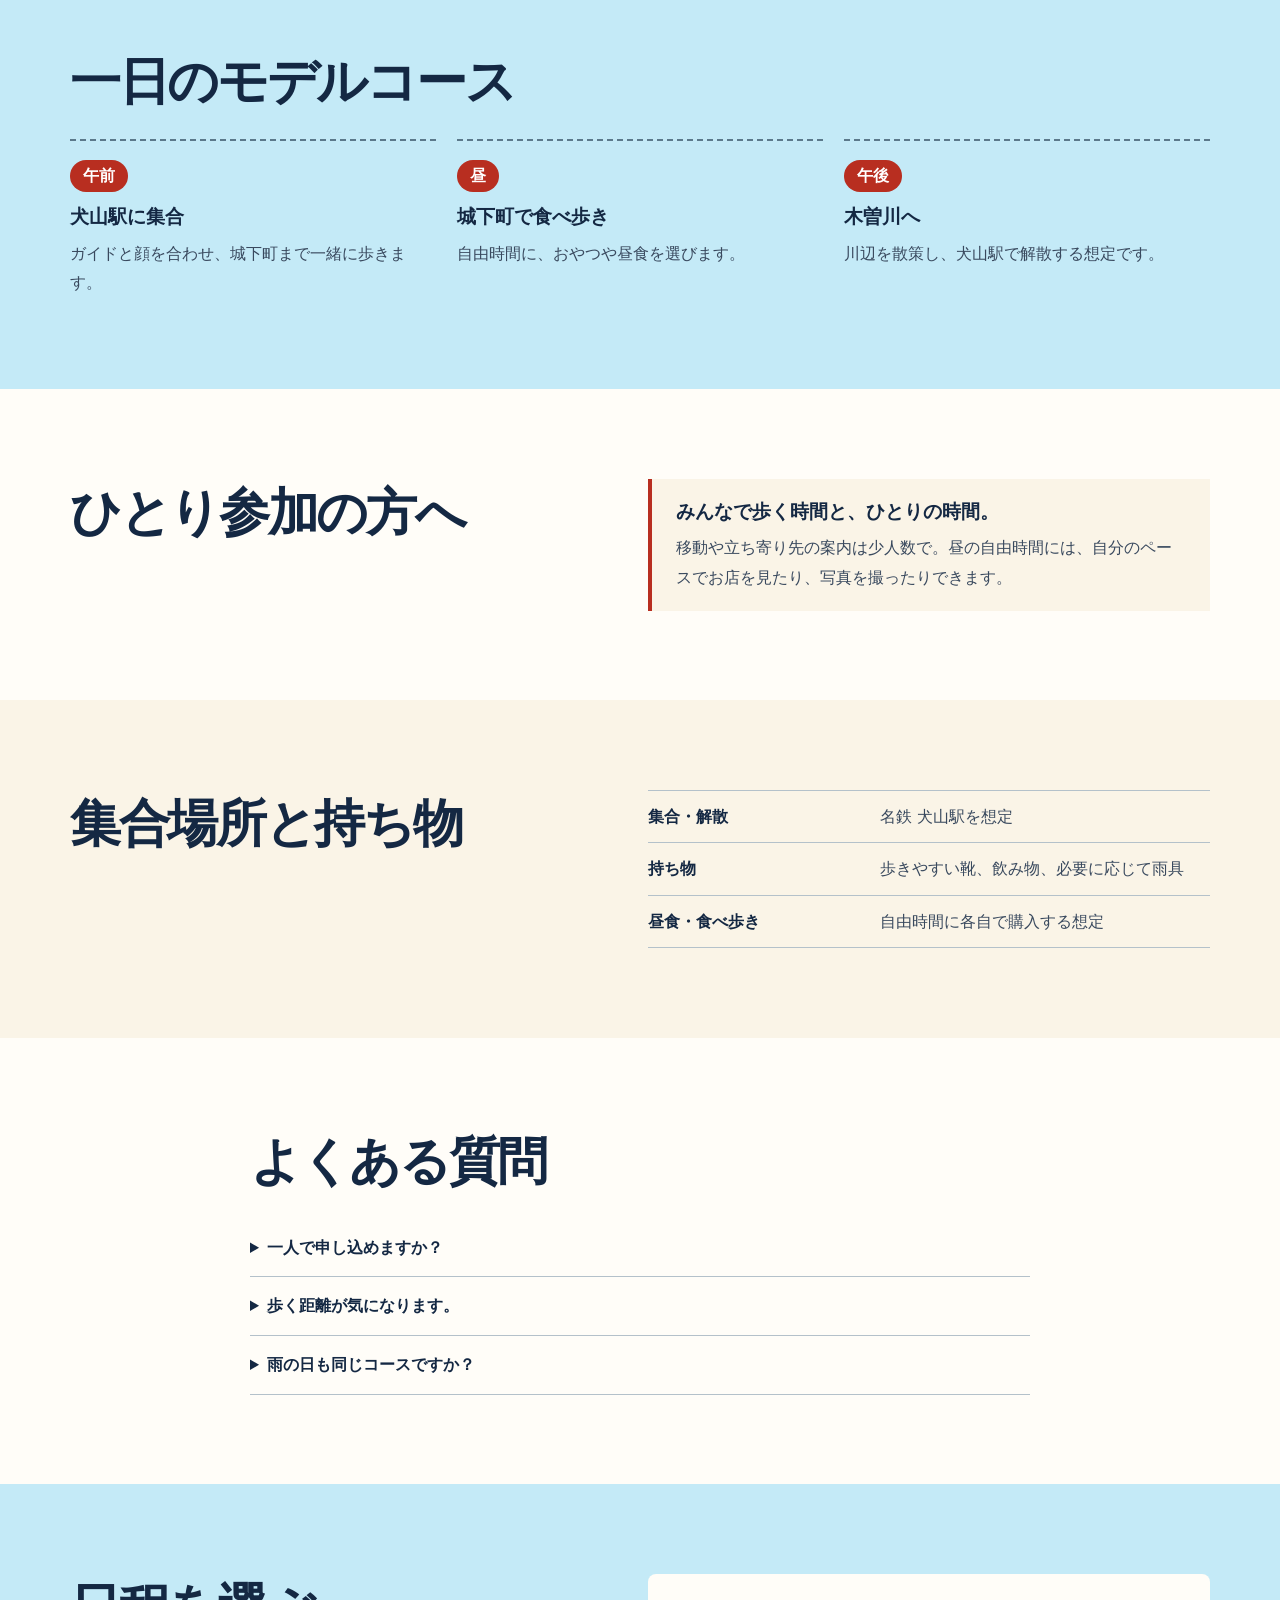
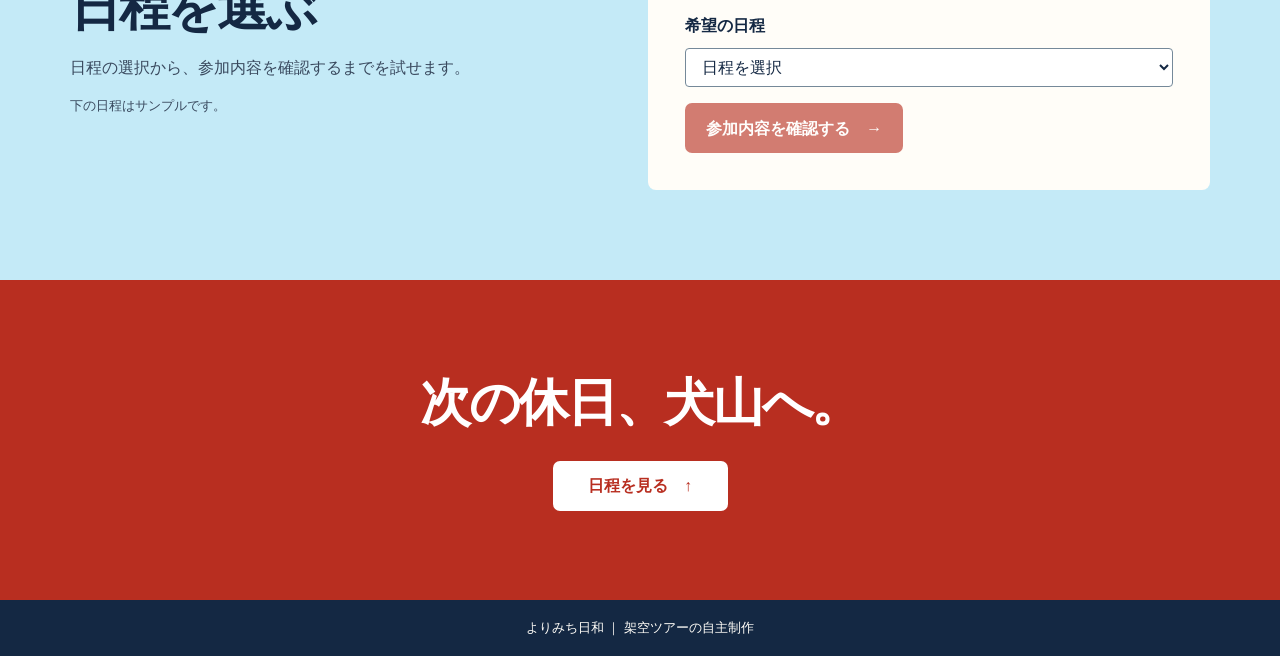
<file: works/yorimichi/site/index.html>
<!doctype html>
<html lang="ja">
<head>
  <meta charset="utf-8">
  <meta name="viewport" content="width=device-width, initial-scale=1">
  <meta name="description" content="愛知・犬山の少人数日帰りツアーを題材にした、架空サービスの自主制作LP。">
  <link rel="icon" href="data:,">
  <link rel="stylesheet" href="style.css">
  <title>よりみち日和｜ひとりで出かける、犬山の休日。</title>
</head>
<body>
  <header class="bar wrap">
    <a class="brand" href="#top">よりみち日和</a>
    <a class="header-link" href="#dates">日程を見る <span aria-hidden="true">↗</span></a>
  </header>
  <main id="top">
    <section class="hero" aria-labelledby="title">
      <div class="wrap hero-copy">
        <p class="label">愛知・犬山｜少人数の日帰りツアー</p>
        <h1 id="title">ひとりで出かける、<br>犬山の休日。</h1>
        <a class="button" href="#highlights">ツアーの内容を見る <span aria-hidden="true">↓</span></a>
      </div>
      <div class="crop hero-image" role="img" aria-label="犬山の城下町を歩く一人旅のイメージ">
        <img src="images/board.png" alt="">
      </div>
    </section>

    <section class="section wrap" id="highlights" aria-labelledby="highlights-title">
      <h2 id="highlights-title">城下町で出会う、<br class="mobile-break">三つの楽しみ。</h2>
      <div class="grid highlights">
        <article>
          <div class="crop lane" role="img" aria-label="木造の町家が並ぶ路地"><img src="images/board.png" alt="" loading="lazy"></div>
          <h3>城下町さんぽ</h3>
          <p>町家が並ぶ通りから、気になった小路へ。足を止めて景色を楽しむ時間もとります。</p>
        </article>
        <article>
          <div class="crop snacks" role="img" aria-label="焼き色のついた串団子"><img src="images/board.png" alt="" loading="lazy"></div>
          <h3>串グルメ</h3>
          <p>串に刺さったおやつを探しながら、昼は自由に食べ歩き。お店はその日の気分で選べます。</p>
        </article>
        <article>
          <div class="crop river" role="img" aria-label="緑の対岸を望む木曽川のイメージ"><img src="images/board.png" alt="" loading="lazy"></div>
          <h3>木曽川の眺め</h3>
          <p>午後は川辺へ。街歩きのあとに、木曽川沿いの景色を眺めます。</p>
        </article>
      </div>
      <p class="note">掲載写真はポートフォリオ用の生成イメージです。</p>
    </section>

    <section class="section blue" aria-labelledby="course-title">
      <div class="wrap">
        <h2 id="course-title">一日のモデルコース</h2>
        <ol class="grid route">
          <li><span>午前</span><h3>犬山駅に集合</h3><p>ガイドと顔を合わせ、城下町まで一緒に歩きます。</p></li>
          <li><span>昼</span><h3>城下町で食べ歩き</h3><p>自由時間に、おやつや昼食を選びます。</p></li>
          <li><span>午後</span><h3>木曽川へ</h3><p>川辺を散策し、犬山駅で解散する想定です。</p></li>
        </ol>
      </div>
    </section>

    <section class="section wrap split" aria-labelledby="solo-title">
      <h2 id="solo-title">ひとり参加の方へ</h2>
      <div class="panel"><h3>みんなで歩く時間と、ひとりの時間。</h3><p>移動や立ち寄り先の案内は少人数で。昼の自由時間には、自分のペースでお店を見たり、写真を撮ったりできます。</p></div>
    </section>

    <section class="section paper" aria-labelledby="meeting-title">
      <div class="wrap split">
        <h2 id="meeting-title">集合場所と持ち物</h2>
        <dl class="facts">
          <div><dt>集合・解散</dt><dd>名鉄 犬山駅を想定</dd></div>
          <div><dt>持ち物</dt><dd>歩きやすい靴、飲み物、必要に応じて雨具</dd></div>
          <div><dt>昼食・食べ歩き</dt><dd>自由時間に各自で購入する想定</dd></div>
        </dl>
      </div>
    </section>

    <section class="section wrap narrow" aria-labelledby="faq-title">
      <h2 id="faq-title">よくある質問</h2>
      <details><summary>一人で申し込めますか？</summary><p>一人での参加を想定した少人数ツアーです。集合後はガイドと一緒に移動し、昼はご自身のペースで過ごせます。</p></details>
      <details><summary>歩く距離が気になります。</summary><p>モデルコースは犬山駅から城下町と川辺を歩く内容です。参加を検討する際の目安として、上の行程をご覧ください。</p></details>
      <details><summary>雨の日も同じコースですか？</summary><p>少雨なら雨具を用意して散策する想定です。天候に応じて屋外の立ち寄り先を調整する場合があります。</p></details>
    </section>

    <section class="section blue" id="dates" aria-labelledby="dates-title">
      <div class="wrap split">
        <div>
          <h2 id="dates-title">日程を選ぶ</h2>
          <p>日程の選択から、参加内容を確認するまでを試せます。</p>
          <p class="note">下の日程はサンプルです。</p>
        </div>
        <div class="date-card">
          <label for="day">希望の日程</label>
          <select id="day">
            <option value="">日程を選択</option>
            <option>サンプル日程 A（土曜）</option>
            <option>サンプル日程 B（日曜）</option>
          </select>
          <button class="button" id="preview" type="button" aria-haspopup="dialog" disabled>参加内容を確認する <span aria-hidden="true">→</span></button>
        </div>
      </div>
      <dialog id="date-dialog" aria-labelledby="dialog-title">
        <h2 id="dialog-title">参加内容の確認</h2>
        <p id="chosen-day"></p>
        <p>集合場所の想定は名鉄 犬山駅です。</p>
        <p class="note">デモ画面です。実際の予約は発生しません。</p>
        <form method="dialog"><button class="button" type="submit">閉じる</button></form>
      </dialog>
    </section>

    <section class="section closing" aria-labelledby="closing-title">
      <div class="wrap">
        <h2 id="closing-title">次の休日、犬山へ。</h2>
        <a class="button light" href="#dates">日程を見る <span aria-hidden="true">↑</span></a>
      </div>
    </section>
  </main>
  <footer class="footer">よりみち日和 ｜ 架空ツアーの自主制作</footer>
  <script src="dates.js"></script>
</body>
</html>
</file>
<file: style.css>
:root {
  color-scheme: light;
  --paper: #fff;
  --ink: #20201e;
  --muted: #53534f;
  --line: #d1d1cb;
  --serif: "Yu Mincho", "Hiragino Mincho ProN", "Noto Serif CJK JP", serif;
}
* { box-sizing: border-box; }
body { margin: 0; background: var(--paper); color: var(--ink); font: 16px/1.8 "Yu Gothic", "Hiragino Kaku Gothic ProN", Meiryo, sans-serif; }
a { color: inherit; text-underline-offset: .25em; }
a:focus-visible { outline: 2px solid #294c87; outline-offset: 4px; }
p, h1, h2 { margin: 0; }
.wrap { width: min(1110px, calc(100% - 88px)); margin-inline: auto; }
.masthead { min-height: 44px; display: flex; align-items: baseline; flex-wrap: wrap; gap: 2px 14px; padding-block: 10px 8px; border-bottom: 1px solid var(--ink); }
.footer a { font-size: 14px; }
.wordmark { font: 700 16px/1.4 var(--serif); letter-spacing: .02em; }
.wordmark a { text-decoration: none; }
.lead { font-size: 12px; color: var(--muted); }
h2 { font-family: var(--serif); font-weight: 700; line-height: 1.25; }
.work-copy > p, .footer p { color: var(--muted); }

/* スクロールせずに全作品が見えるスマホ表示の一覧 */
.gallery {
  --pw: min(calc((100% - 5 * 16px) / 6), calc((100vh - 200px) / 2 * .462));
  --pw: min(calc((100% - 5 * 16px) / 6), calc((100svh - 200px) / 2 * .462));
  list-style: none; margin: 0; padding: 14px 0 12px;
  display: grid; grid-template-columns: repeat(6, var(--pw)); justify-content: center; gap: 10px 16px;
}
.gallery li { min-width: 0; }
.phone { display: block; aspect-ratio: 390 / 844; overflow: hidden; border: 1px solid #b8b8b1; border-radius: 8px; background: #f5f5f2; transition: transform .2s ease, box-shadow .2s ease; }
.phone img { display: block; width: 100%; height: auto; }
.phone:hover { transform: translateY(-3px); box-shadow: 0 6px 16px rgba(0,0,0,.12); }
.gallery p { display: flex; justify-content: space-between; align-items: baseline; gap: 6px; margin-top: 4px; font-size: 12px; line-height: 1.4; }
.gallery b { font-weight: 700; white-space: nowrap; overflow: hidden; text-overflow: ellipsis; min-width: 0; }
.gallery .more { color: var(--muted); font-size: 11px; white-space: nowrap; }
/* 8P・12P の2つの版がある作品は、カードを1枚にして版を選べるようにする */
.gallery .ver { display: inline-flex; gap: 4px; flex: none; }
.gallery .ver a { display: inline-block; min-width: 2.6em; padding: 2px 6px; border: 1px solid var(--line); border-radius: 999px; text-align: center; font-size: 11px; line-height: 1.4; text-decoration: none; color: var(--ink); background: #fff; }
.gallery .ver a:hover { background: var(--ink); color: #fff; border-color: var(--ink); }

.details { border-top: 1px solid var(--ink); }
.details > summary { cursor: pointer; padding-block: 12px; font-size: 14px; font-weight: 700; list-style: none; }
.details > summary::-webkit-details-marker { display: none; }
.details > summary::before { content: "＋"; display: inline-block; width: 1.4em; }
.details[open] > summary::before { content: "－"; }
.details > summary:focus-visible { outline: 2px solid #294c87; outline-offset: 2px; }
.work { display: grid; grid-template-columns: minmax(0,.79fr) minmax(0,1.21fr); gap: clamp(22px, 5vw, 72px); align-items: start; padding-block: clamp(30px, 5vw, 64px); border-bottom: 1px solid var(--line); scroll-margin-top: 15px; }
.work:target h2 { text-decoration: underline; text-decoration-thickness: 1px; text-underline-offset: 7px; }
.visual { grid-column: 2; grid-row: 1; min-width: 0; }
.work-copy { grid-column: 1; grid-row: 1; min-width: 0; }
.screens { display: grid; grid-template-columns: minmax(0, 3fr) minmax(0, 1fr); align-items: end; gap: clamp(7px, 1.3vw, 14px); text-decoration: none; }
.pc-frame, .mobile-frame, .variant-preview { display: block; overflow: hidden; background: #f5f5f2; border: 1px solid #b8b8b1; }
.pc-frame { aspect-ratio: 1.64; border-radius: 4px; }
.mobile-frame { aspect-ratio: 390 / 770; border-radius: 8px; }
.screens img, .variant-preview img { display: block; width: 100%; height: auto; }
.alternatives { display: grid; grid-template-columns: 1fr 1fr; gap: 12px; margin-top: 14px; }
.alternatives a { display: grid; align-content: start; gap: 5px; font-size: 14px; }
.variant-preview { aspect-ratio: 1.55; }
.variant-preview img { width: 100%; }
.work-copy .category { color: var(--muted); font-weight: 700; font-size: 14px; }
.category span { margin-inline: 5px; }
h2 { overflow-wrap: anywhere; font-size: clamp(26px, 3.6vw, 45px); letter-spacing: -.035em; margin: 8px 0 13px; }
.work-copy .comparison { margin-top: 9px; font-size: 14px; }
.versions { margin-top: 16px; }
.version { display: flex; flex-direction: column; align-items: start; gap: 3px; border-top: 1px solid var(--line); padding-block: 8px; }
.version > span { font-size: 14px; font-weight: 700; }
.links { display: flex; flex-wrap: wrap; gap: 5px 13px; align-items: center; }
.links a { font-size: 14px; white-space: nowrap; }
.links .primary { font-weight: 800; }
.footer { padding-block: 29px; display: flex; justify-content: space-between; align-items: flex-start; flex-wrap: wrap; gap: 10px 20px; }
@media (max-width: 760px) {
  .wrap { width: calc(100% - 36px); }
  .work { grid-template-columns: 1fr; }
  .work { gap: 17px; }
  .visual, .work-copy { grid-column: auto; grid-row: auto; }
  .work-copy { order: -1; }
  .gallery {
    --pw: min(calc((100% - 3 * 8px) / 4), calc((100vh - 240px) / 3 * .462));
    --pw: min(calc((100% - 3 * 8px) / 4), calc((100svh - 240px) / 3 * .462));
    grid-template-columns: repeat(4, var(--pw)); gap: 8px; padding-top: 10px;
  }
  .phone { border-radius: 6px; }
  .gallery p { display: block; font-size: 10px; line-height: 1.35; }
  .gallery b, .gallery .more { display: block; }
  .gallery .more { font-size: 9px; white-space: normal; }
}
</file>
<file: works/aoiro/site/style.css>
:root{
  --paper:#FFFFFF; --ink:#2F3E4C; --gray:#6E7A86; --blue:#4E86AE; --pale:#EAF2F7; --line:#D5DFE6; --ground:#F2F6F9;
  --w:560px;
}
*{box-sizing:border-box}
html{scroll-behavior:smooth}
body{
  margin:0; background:var(--ground); color:var(--ink);
  font-family:"Hiragino Sans","Hiragino Kaku Gothic ProN","Yu Gothic","Noto Sans JP",system-ui,sans-serif;
  font-size:16px; line-height:1.8; -webkit-font-smoothing:antialiased;
}
h1,h2,h3{word-break:auto-phrase;text-wrap:balance;line-break:strict}
.sr-only{position:absolute!important;width:1px;height:1px;padding:0;margin:-1px;overflow:hidden;clip:rect(0,0,0,0);clip-path:inset(50%);white-space:nowrap;border:0;font-size:1px;line-height:1px}
.sec > .sr-only{left:50%;top:50%}

.demo-bar{margin:0; padding:6px 16px; text-align:center; font-size:12px; line-height:1.6; letter-spacing:.04em; background:var(--ink); color:#fff}
main{max-width:var(--w); margin:0 auto; background:var(--paper); box-shadow:0 0 40px rgba(47,62,76,.08)}
.sec{position:relative; margin:0; line-height:0}
.sec img{display:block; width:100%; height:auto}
.sec .hit{position:absolute; left:var(--x); top:var(--y); width:var(--w); height:var(--h); border-radius:999px; line-height:1}
.sec .hit:focus-visible{outline:2px solid var(--blue); outline-offset:3px}
@media (hover:hover){ .sec .hit:hover{background:rgba(255,255,255,.14)} }

/* 一番の見せ場：FV の窓の写真が、やわらかく明るくなる */
.fv img{animation:light 2.2s ease-out both}
@keyframes light{from{filter:brightness(.9) saturate(.9)}to{filter:none}}

.sec:not(.fv) img{opacity:0; transform:translateY(12px); transition:opacity .8s ease, transform .8s ease}
.sec:not(.fv) img.is-in{opacity:1; transform:none}

.foot{max-width:var(--w); margin:0 auto; padding:28px 20px 120px; text-align:center; background:var(--paper); border-top:1px solid var(--line)}
.foot p{margin:0 0 8px}
.foot .logo{font-size:18px; letter-spacing:.12em}
.foot .logo span{font-size:12px; color:var(--gray); margin-left:.3em}
.foot .note{font-size:13px; color:var(--gray); line-height:1.7}

.sticky-cta{
  position:fixed; left:50%; bottom:16px; transform:translate(-50%,140%); opacity:0;
  width:min(calc(100% - 32px), 480px); min-height:52px; padding:12px 20px;
  display:flex; align-items:center; justify-content:center; gap:10px;
  background:var(--blue); color:#fff; text-decoration:none; border-radius:999px; font-size:16px; letter-spacing:.06em;
  box-shadow:0 8px 24px rgba(47,62,76,.18);
  transition:transform .4s ease, opacity .4s ease; z-index:10;
}
.sticky-cta.is-on{transform:translate(-50%,0); opacity:1}
.sticky-cta:focus-visible{outline:2px solid var(--ink); outline-offset:3px}

.toast{position:fixed; left:50%; top:20px; transform:translate(-50%,-160%); max-width:calc(100% - 32px); padding:12px 18px; border-radius:10px; background:var(--ink); color:#fff; font-size:14px; line-height:1.6; transition:transform .3s ease; z-index:20}
.toast.is-on{transform:translate(-50%,0)}

@media (prefers-reduced-motion:reduce){
  html{scroll-behavior:auto}
  .fv img{animation:none}
  .sec:not(.fv) img{opacity:1; transform:none; transition:none}
  .sticky-cta,.toast{transition:none}
}
</file>
<file: works/clearack/site/style.css>
:root{
  --cream:#FFFFFF; --ink:#0F2A4A; --shu:#1E6FD9; --gold:#D9E3F0; --gray:#5B6573;
  --w:560px;
}
*{box-sizing:border-box}
html{scroll-behavior:smooth}
body{
  margin:0; background:#E9EEF5; color:var(--ink);
  font-family:"Noto Sans JP",system-ui,sans-serif; font-size:16px; line-height:1.8;
  -webkit-font-smoothing:antialiased;
}
h1,h2,h3{word-break:auto-phrase;text-wrap:balance;line-break:strict}
.sr-only{position:absolute!important;width:1px;height:1px;padding:0;margin:-1px;overflow:hidden;clip:rect(0,0,0,0);clip-path:inset(50%);white-space:nowrap;border:0;font-size:1px;line-height:1px}
.sec > .sr-only{left:50%;top:50%}

.demo-bar{
  margin:0; padding:6px 16px; text-align:center; font-size:12px; line-height:1.6;
  background:var(--ink); color:var(--cream); letter-spacing:.04em;
}
main{max-width:var(--w); margin:0 auto; background:var(--cream); box-shadow:0 0 40px rgba(36,65,63,.12)}
.sec{position:relative; margin:0; line-height:0}
.sec img{display:block; width:100%; height:auto}
.sec .hit{
  position:absolute; left:var(--x); top:var(--y); width:var(--w); height:var(--h);
  border-radius:12px; line-height:1;
}
.sec .hit:focus-visible{outline:3px solid var(--shu); outline-offset:3px}
@media (hover:hover){ .sec .hit:hover{background:rgba(255,255,255,.12)} }

.foot{max-width:var(--w); margin:0 auto; padding:24px 20px 120px; text-align:center; background:var(--cream)}
.foot p{margin:0 0 6px; font-family:"Noto Sans JP",sans-serif; font-size:16px}
.foot .note{font-family:inherit; font-size:13px; color:var(--gray); line-height:1.7}

.sticky-cta{
  position:fixed; left:50%; bottom:16px; transform:translate(-50%,140%);
  width:min(calc(100% - 32px), 480px); min-height:52px; padding:12px 20px;
  display:flex; align-items:center; justify-content:center; gap:10px;
  background:var(--shu); color:#fff; text-decoration:none; border-radius:10px;
  font-size:16px; letter-spacing:.06em; box-shadow:0 8px 24px rgba(36,65,63,.25);
  transition:transform .35s ease, opacity .35s ease; opacity:0; z-index:10;
}
.sticky-cta.is-on{transform:translate(-50%,0); opacity:1}
.sticky-cta:focus-visible{outline:3px solid var(--ink); outline-offset:3px}

.toast{
  position:fixed; left:50%; top:20px; transform:translate(-50%,-150%);
  max-width:calc(100% - 32px); padding:12px 18px; border-radius:10px;
  background:var(--ink); color:var(--cream); font-size:14px; line-height:1.6;
  transition:transform .3s ease; z-index:20;
}
.toast.is-on{transform:translate(-50%,0)}

.sec img{opacity:0; transform:translateY(16px); transition:opacity .7s ease, transform .7s ease}
.sec img.is-in, #top img{opacity:1; transform:none}

@media (prefers-reduced-motion:reduce){
  html{scroll-behavior:auto}
  .sec img{opacity:1; transform:none; transition:none}
  .sticky-cta,.toast{transition:none}
}
</file>
<file: works/granola/site/style.css>
:root {
  color-scheme: light;
  --ink: #57191d;
  --red: #751e25;
  --text: #49362e;
  --paper: #fffaf2;
  --oat: #f5e8d4;
  --line: #d7bfa5;
  --serif: "Yu Mincho", "Hiragino Mincho ProN", "Noto Serif CJK JP", serif;
}
* { box-sizing: border-box; }
body { margin: 0; background: var(--paper); color: var(--ink); font: 16px/1.85 "Yu Gothic", "Hiragino Kaku Gothic ProN", sans-serif; }
a { color: inherit; }
button, select { font: inherit; }
:focus-visible { outline: 3px solid #975421; outline-offset: 4px; }
h1, h2, h3, p { margin: 0; }
h1, h2 { font: 700 clamp(28px, 4vw, 52px)/1.38 var(--serif); letter-spacing: -.035em; }
h1 { font-size: clamp(34px, 4.2vw, 62px); }
h2 { margin-bottom: 21px; }
h3 { font-size: 19px; line-height: 1.55; }
p, dd { color: var(--text); }
.wrap { width: min(1120px, calc(100% - 80px)); margin-inline: auto; }
.header { min-height: 72px; display: flex; align-items: center; justify-content: space-between; gap: 12px; }
.brand { font: 700 26px/1.5 var(--serif); text-decoration: none; }
.header-link { font-size: 14px; font-weight: 700; text-underline-offset: 4px; }
.hero { background: linear-gradient(110deg, #faecda, #edd6b7); }
.hero-grid { display: grid; grid-template-columns: 1fr 1fr; align-items: center; gap: 22px; padding-block: clamp(30px, 5vw, 68px); }
.label { font-size: 14px; color: var(--ink); font-weight: 800; margin-bottom: 12px; }
.hero h1 + p { margin-block: 20px; }
.button { display: inline-flex; align-items: center; justify-content: center; gap: 18px; min-height: 51px; padding: 10px 20px; border: 0; border-radius: 30px; background: var(--red); color: white; cursor: pointer; text-decoration: none; font-weight: 700; }
.button:hover { background: #922d35; }
.hero-photos { position: relative; min-width: 0; padding: 0 0 28px 28%; }
.crop { position: relative; overflow: hidden; background: #e7d3b9; }
.crop img { position: absolute; display: block; max-width: none; width: calc(94800% / var(--w)); height: auto; left: calc(-100% * var(--x) / var(--w)); top: calc(-100% * var(--y) / var(--h)); }
.pouch { --x: 548; --y: 40; --w: 385; --h: 540; aspect-ratio: 385 / 540; border-radius: 48% 48% 4px 4px; }
.bowl { --x: 120; --y: 437; --w: 570; --h: 292; position: absolute; left: 0; bottom: 0; width: 63%; aspect-ratio: 570 / 292; border: 5px solid var(--paper); border-radius: 6px; box-shadow: 0 10px 22px #421f102d; }
.section { padding-block: clamp(47px, 6.6vw, 90px); }
.oat { background: var(--oat); }
.split { display: grid; grid-template-columns: minmax(0,1fr) minmax(0,1.15fr); gap: clamp(20px, 5.6vw, 76px); align-items: center; }
.macro { --x: 520; --y: 750; --w: 414; --h: 254; aspect-ratio: 414 / 254; border-radius: 4px 70px 4px 4px; }
.grid { display: grid; gap: 18px; grid-template-columns: repeat(3,minmax(0,1fr)); }
.servings .crop { aspect-ratio: 277 / 198; margin-bottom: 11px; border-radius: 7px; }
.milk { --x: 41; --y: 1114; --w: 277; --h: 198; }
.yogurt { --x: 336; --y: 1114; --w: 277; --h: 198; }
.snack { --x: 631; --y: 1114; --w: 277; --h: 198; }
.servings p { margin-top: 4px; }
.ingredients, .facts { margin: 0; }
.ingredients div, .order li { padding: 16px 16px 10px; border-top: 2px solid #ab7750; }
dt { font-weight: 800; }
dd { margin: 0; }
.facts { border-top: 1px solid var(--line); }
.facts div { display: grid; grid-template-columns: 1fr 2fr; gap: 12px; padding-block: 10px; border-bottom: 1px solid var(--line); }
.recipe { margin: 0; padding-left: 1.5em; }
.recipe li { padding-block: 8px; border-bottom: 1px solid var(--line); }
.panel { background: var(--oat); padding: 17px 20px; border-left: 3px solid #ab7750; }
.panel p { margin-top: 5px; }
.order { list-style: none; counter-reset: order; margin: 0; padding: 0; }
.order li::before { counter-increment: order; content: "0" counter(order); display: block; color: var(--ink); font: italic 26px Georgia, serif; margin-bottom: 8px; }
.narrow { max-width: 780px; }
details { border-bottom: 1px solid var(--line); }
summary { font-weight: 800; padding-block: 13px; cursor: pointer; }
details p { padding-bottom: 13px; }
details:not([open]) > p { display: none; }
.shop-panel { background: var(--paper); padding: clamp(19px, 4vw, 38px); border-radius: 8px; }
.note { margin-top: 9px; font-size: 13px; }
label { display: block; font-weight: 800; }
select { display: block; width: 100%; margin: 8px 0 16px; padding: 8px 12px; border-radius: 4px; border: 1px solid #897461; background: white; color: var(--ink); }
dialog { width: min(470px, calc(100% - 34px)); border: 0; border-radius: 10px; padding: clamp(20px, 4vw, 38px); background: var(--paper); color: var(--ink); }
dialog::backdrop { background: #35171acc; }
dialog h2 { font-size: clamp(24px, 5.8vw, 34px); }
dialog form { margin-top: 16px; }
.closing { text-align: center; background: var(--red); color: var(--paper); }
.light { background: var(--oat); color: var(--ink); }
.light:hover { background: white; }
.light:focus-visible { outline-color: white; }
footer { background: var(--red); color: var(--paper); text-align: center; font-size: 13px; padding: 0 15px 19px; }
@media (max-width: 760px) {
  .wrap { width: calc(100% - 36px); }
  .header { min-height: 63px; }
  .brand { font-size: 22px; }
  .header-link { font-size: 12px; }
  .hero-grid, .split, .grid { grid-template-columns: 1fr; gap: 19px; }
  .hero-photos { padding: 0 5% 23px 35%; }
  .bowl { width: 61%; border-width: 4px; }
  h1 { font-size: clamp(27px, 8.6vw, 48px); }
  .facts div { grid-template-columns: 1fr; gap: 2px; }
}
</file>
<file: works/mitsumori/site/style.css>
:root {
  color-scheme: light;
  --ink: #101f38;
  --text: #42536b;
  --blue: #164de3;
  --pale: #eef3ff;
  --line: #d5deed;
}
* { box-sizing: border-box; }
body { margin: 0; background: #fff; color: var(--ink); font: 16px/1.8 "Yu Gothic", "Hiragino Kaku Gothic ProN", "Meiryo", sans-serif; }
a { color: inherit; }
button, select { font: inherit; }
:focus-visible { outline: 3px solid #143a9e; outline-offset: 4px; }
h1, h2, h3, p { margin: 0; }
h1, h2 { font-weight: 800; line-height: 1.32; letter-spacing: -.04em; }
h1 { font-size: clamp(33px, 4.2vw, 62px); }
h1 em { font-style: normal; color: var(--blue); }
h2 { font-size: clamp(27px, 3.5vw, 48px); margin-bottom: 17px; }
h3 { font-size: 19px; line-height: 1.5; }
p, dd { color: var(--text); }
.wrap { width: min(1120px, calc(100% - 76px)); margin-inline: auto; }
.header { min-height: 75px; display: flex; justify-content: space-between; align-items: center; gap: 12px; }
.brand { display: inline-flex; align-items: center; gap: 8px; text-decoration: none; font-size: 23px; font-weight: 800; }
.mark { display: grid; place-items: center; width: 30px; height: 30px; border: 2px solid var(--blue); color: var(--blue); border-radius: 5px; line-height: 1; }
nav { display: flex; align-items: center; gap: 22px; font-size: 14px; font-weight: 700; }
nav a { text-decoration: none; }
nav a:hover { text-decoration: underline; }
.header-cta { border: 1px solid var(--blue); border-radius: 6px; color: var(--blue); padding: 5px 11px; white-space: nowrap; }
.hero { background: #f8faff; overflow: hidden; }
.hero-grid { display: grid; grid-template-columns: minmax(0,1.04fr) minmax(0,1fr); gap: 34px; align-items: center; padding-block: clamp(45px, 7vw, 96px); }
.eyebrow { color: #1641af; font-size: 14px; font-weight: 800; margin-bottom: 11px; }
.hero-intro { margin-block: 19px 23px; }
.actions { display: flex; flex-wrap: wrap; gap: 12px 18px; align-items: center; }
.button { display: inline-flex; align-items: center; justify-content: center; gap: 17px; min-height: 49px; padding: 10px 17px; border: 0; border-radius: 6px; background: var(--blue); color: white; text-decoration: none; font-weight: 800; cursor: pointer; }
.button:hover { background: #123ab0; }
.text-link { color: #1641af; font-size: 14px; font-weight: 700; text-underline-offset: 4px; }
.hero-art { position: relative; isolation: isolate; padding-block: 14px; }
.hero-art::before { content: ""; position: absolute; z-index: -1; width: 94%; aspect-ratio: 1; right: -17%; top: 50%; transform: translateY(-50%); border-radius: 50%; background: #2052e5; }
.screen { background: #fff; border: 1px solid var(--line); border-radius: 12px; overflow: hidden; box-shadow: 0 14px 34px #15285722; }
.screen-top { min-height: 38px; padding: 6px 15px; display: flex; justify-content: space-between; align-items: center; background: #e8edf8; color: #495a74; font-size: 13px; }
.screen-body { padding: 17px; }
.screen-title { font-size: 23px; margin-bottom: 11px; }
table { border-collapse: collapse; width: 100%; font-size: 14px; }
th, td { text-align: left; padding: 10px 11px; border-bottom: 1px solid var(--line); }
th { background: #e9effc; font-weight: 800; }
tr:last-child td { border-bottom: 0; }
.status { display: inline-block; border-radius: 24px; padding: 1px 9px; font-size: 12px; font-weight: 800; white-space: nowrap; }
.draft { background: #e2ebff; color: #1641af; }
.review { background: #fbedb7; color: #654a08; }
.sent { background: #dcf3e7; color: #19583d; }
.section { padding-block: clamp(47px, 6.8vw, 92px); }
.pale { background: var(--pale); }
.split { display: grid; grid-template-columns: minmax(0,1fr) minmax(0,1.1fr); gap: clamp(20px, 5.9vw, 77px); align-items: center; }
.grid { display: grid; grid-template-columns: repeat(3,minmax(0,1fr)); gap: 18px; }
.problem-list, .history, .steps { margin: 0; padding: 0; list-style: none; }
.problem-list li { padding: 12px 4px 12px 21px; position: relative; border-bottom: 1px solid var(--line); }
.problem-list li::before { content: ""; position: absolute; left: 2px; top: 23px; width: 7px; height: 7px; background: var(--blue); border-radius: 50%; }
.card { background: white; border: 1px solid var(--line); border-radius: 10px; padding: clamp(19px, 3vw, 30px); }
.card p, .steps p { margin-top: 6px; }
.feature-symbol { display: grid; place-items: center; width: 40px; height: 40px; border-radius: 8px; background: var(--pale); color: var(--blue); font-size: 25px; font-weight: 800; margin-bottom: 13px; }
.interactive { margin-top: 19px; }
.filter { display: flex; flex-wrap: wrap; gap: 8px 13px; align-items: center; padding: 13px; }
.filter p { margin-left: auto; font-size: 13px; }
label { font-weight: 800; }
select { padding: 7px 10px; border: 1px solid #7587a5; border-radius: 5px; background: white; color: var(--ink); }
.steps { counter-reset: steps; }
.steps li { border-top: 2px solid #88a3ef; padding-top: 12px; }
.steps li::before { counter-increment: steps; content: "0" counter(steps); color: var(--blue); font-size: 19px; font-weight: 800; display: block; margin-bottom: 4px; }
.facts { margin: 0; border-top: 1px solid var(--line); }
.facts div { padding-block: 10px; display: grid; grid-template-columns: 1fr 2fr; gap: 10px; border-bottom: 1px solid var(--line); }
dt { font-weight: 800; }
dd { margin: 0; }
.history { margin-top: 9px; }
.history li { padding-block: 7px; border-top: 1px solid var(--line); display: grid; grid-template-columns: 50px 1fr; gap: 8px; }
.history time { font-weight: 800; color: #1641af; }
.narrow { max-width: 780px; }
details { border-bottom: 1px solid var(--line); }
summary { font-weight: 800; padding-block: 13px; cursor: pointer; }
details p { padding-bottom: 13px; }
details:not([open]) > p { display: none; }
.note { margin-top: 8px; font-size: 13px; }
.request-form select { display: block; width: 100%; margin: 7px 0 14px; }
dialog { width: min(470px, calc(100% - 34px)); padding: clamp(20px, 4vw, 37px); border: 0; border-radius: 12px; background: white; color: var(--ink); }
dialog::backdrop { background: #111e36c9; }
dialog h2 { font-size: clamp(23px, 5.7vw, 34px); }
dialog h3, dialog form { margin-top: 14px; }
.closing, footer { background: var(--blue); color: white; text-align: center; }
.light { color: #1641af; background: white; }
.light:hover { background: #e7eeff; }
.light:focus-visible { outline-color: white; }
footer { padding: 0 15px 19px; font-size: 13px; }
.mobile { display: none; }
@media (max-width: 760px) {
  .wrap { width: calc(100% - 36px); }
  .header { min-height: 61px; }
  .brand { font-size: 18px; }
  .mark { width: 24px; height: 24px; }
  nav { gap: 10px; font-size: 12px; }
  nav a:not(.header-cta) { display: none; }
  h1 { font-size: clamp(29px, 8.5vw, 49px); }
  .hero-grid, .split, .grid { grid-template-columns: 1fr; gap: 17px; }
  .hero-grid { padding-block: 35px 24px; }
  .hero-art::before { width: 78%; }
  .desktop { display: none; }
  .mobile { display: initial; }
  .facts div { grid-template-columns: 1fr; gap: 2px; }
  th, td { padding: 8px; font-size: 13px; }
  .screen-body { padding: 12px; }
  .screen-title { font-size: 20px; }
}
</file>
<file: works/senowa-detail/site/style.css>
:root {
  color-scheme: light;
  --pine: #153c30;
  --muted: #43554c;
  --paper: #fbfaf6;
  --linen: #f2efe7;
  --sage: #e1e8da;
  --line: #c9d0c3;
  --gold: #9b7c4d;
  --serif: "Yu Mincho", "Hiragino Mincho ProN", "Noto Serif CJK JP", serif;
}
* { box-sizing: border-box; }
body { margin: 0; background: var(--paper); color: var(--pine); font: 16px/1.85 "Yu Gothic", "Hiragino Kaku Gothic ProN", sans-serif; }
h1, h2, h3, p { margin: 0; }
h1, h2 { font-family: var(--serif); font-weight: 700; line-height: 1.42; }
h1 { font-size: clamp(34px, 4.15vw, 60px); letter-spacing: -.04em; }
h2 { font-size: clamp(27px, 3.45vw, 47px); letter-spacing: -.035em; margin-bottom: 20px; }
h3 { font-size: 19px; line-height: 1.5; }
p { color: var(--muted); }
a { color: inherit; }
button, select { font: inherit; }
:focus-visible { outline: 3px solid #986e39; outline-offset: 4px; }
.wrap { margin-inline: auto; width: min(1120px, calc(100% - 88px)); }
.header { display: flex; min-height: 78px; justify-content: space-between; align-items: center; gap: 15px; }
.wordmark { font-size: 21px; letter-spacing: .18em; font-weight: 700; text-decoration: none; }
.wordmark span { font-weight: 500; }
.header-link { font-size: 13px; text-underline-offset: 5px; }
.hero { background: linear-gradient(110deg, #13392e, #244d3b); color: #fffaf1; overflow: hidden; }
.hero p { color: #f5f1e4; }
.hero .button { background: #f8efdd; color: var(--pine); }
.hero .button:hover { background: white; }
.hero-grid { display: grid; grid-template-columns: .96fr 1fr; gap: 42px; align-items: center; padding-block: 42px; }
.label { color: #4d6253; font-size: 14px; font-weight: 700; margin-bottom: 17px; }
.label::before { content: ""; display: inline-block; width: 26px; border-top: 1px solid var(--gold); margin-right: 10px; vertical-align: middle; }
.intro { margin-block: 20px 25px; }
.button { display: inline-flex; align-items: center; justify-content: center; gap: 20px; min-height: 51px; padding: 10px 20px; color: #fff; background: var(--pine); border: 1px solid transparent; border-radius: 6px; text-decoration: none; font-weight: 700; cursor: pointer; }
.button:hover { background: #305746; }
.hero-frame { position: relative; padding: 0 10px 10px 0; }
.hero-frame::before { content: ""; position: absolute; inset: 18% 0 0 21%; border: 1px solid #a08e69; border-radius: 42% 42% 4px 4px; }
.photo { position: relative; background-image: url("images/approved-board.png"); background-repeat: no-repeat; }
.hero-photo { aspect-ratio: 1.05; border-radius: 4px 28% 4px 4px; background-color: #deddd2; background-size: 203.44% auto; background-position: right 6.5%; }
.section { padding-block: clamp(52px, 7vw, 96px); }
.lesson, .studio { display: grid; grid-template-columns: 1fr 1.1fr; gap: clamp(24px, 6vw, 82px); align-items: center; }
.lesson-list { display: grid; gap: 12px; }
.lesson-list article { border-left: 2px solid var(--gold); background: #eef0e8; padding: 14px 20px; }
.lesson-list p, .steps p { margin-top: 6px; }
.sage { background: var(--sage); }
.linen { background: var(--linen); }
.steps { margin: 26px 0 0; padding: 0; list-style: none; display: grid; grid-template-columns: repeat(3, 1fr); }
.steps li { padding: 0 25px; border-left: 1px solid #a9b5a5; }
.steps li:first-child { padding-left: 0; border-left: 0; }
.steps span { color: #536b56; font: italic 35px/1.2 Georgia, serif; display: inline-block; margin-bottom: 10px; }
.studio-photo { aspect-ratio: 403 / 314; background-size: 220.1% auto; background-position: 3.9% 57%; border-radius: 4px; background-color: var(--sage); }
.packing { padding: 0; margin: 0; list-style: none; border-top: 1px solid var(--line); }
.packing li { display: grid; grid-template-columns: 1fr 1fr; gap: 12px; padding-block: 14px; border-bottom: 1px solid var(--line); }
.packing span { color: var(--muted); }
.fit-list { margin: 0; padding: 0; list-style: none; border-top: 1px solid var(--line); }
.fit-list li { padding: 14px 0 14px 24px; border-bottom: 1px solid var(--line); position: relative; }
.fit-list li::before { content: ""; width: 7px; height: 7px; border-radius: 50%; background: #527663; position: absolute; top: 25px; left: 2px; }
.reformer { display: block; width: 100%; height: auto; aspect-ratio: 3/2; object-fit: cover; border-radius: 4px 72px 4px 4px; }
.method p + p { margin-top: 12px; }
.guidance { margin: 0; border-top: 1px solid #a9b5a5; }
.guidance div { padding-block: 11px; border-bottom: 1px solid #a9b5a5; }
.guidance dt { font-weight: 700; }
.guidance dd { margin: 3px 0 0; color: var(--muted); }
.after-grid { display: grid; grid-template-columns: 1fr 1fr; gap: 18px; }
.after-grid article { background: var(--linen); border-top: 2px solid var(--gold); padding: 19px; }
.after-grid p { margin-top: 7px; }
#booking { padding-top: 0; }
.booking-panel { background: var(--sage); border: 1px solid var(--line); border-radius: 8px; padding: clamp(22px, 5vw, 58px); display: grid; grid-template-columns: 1fr auto; align-items: center; gap: 22px 50px; }
.note { font-size: 13px; margin-top: 8px; }
dialog { width: min(480px, calc(100% - 40px)); max-height: calc(100% - 40px); padding: clamp(22px, 5vw, 42px); border: 1px solid var(--line); border-radius: 12px; color: var(--pine); background: var(--paper); }
dialog::backdrop { background: #14291ecc; }
dialog h2 { font-size: clamp(21px, 5.5vw, 30px); margin-bottom: 9px; }
dialog label { display: block; font-weight: 700; margin-top: 18px; }
dialog select { width: 100%; padding: 10px; border: 1px solid #75867b; color: var(--pine); background: white; border-radius: 4px; }
dialog form { margin-top: 19px; }
.faq { max-width: 780px; }
details { border-bottom: 1px solid var(--line); }
summary { cursor: pointer; font-weight: 700; padding-block: 14px; }
details p { padding-bottom: 14px; }
details:not([open]) > p { display: none; }
.closing { background: var(--pine); color: #fffaf1; text-align: center; }
.closing p { color: inherit; margin-bottom: 25px; }
.cream { color: var(--pine); background: #f8efdd; min-width: 220px; border-radius: 40px; }
.cream:hover { color: var(--pine); background: #fffaf1; }
.footer { background: var(--pine); padding: 0 20px 23px; text-align: center; font-size: 13px; }
.footer p { color: #f4eee2; }
@media (max-width: 760px) {
  .wrap { width: calc(100% - 40px); }
  .header { min-height: 63px; }
  .wordmark { font-size: 16px; letter-spacing: .12em; }
  .header-link { font-size: 11px; }
  h1 { font-size: clamp(31px, 9vw, 47px); }
  .hero-grid, .lesson, .studio, .booking-panel { grid-template-columns: 1fr; }
  .hero-grid { gap: 24px; padding-block: 35px 28px; }
  .hero-photo { aspect-ratio: 1.25; }
  .hero-frame { padding: 0 7px 7px 0; }
  .wide { display: none; }
  .steps { grid-template-columns: 1fr; gap: 15px; }
  .steps li, .steps li:first-child { padding: 12px 0 0; border-left: 0; border-top: 1px solid #a9b5a5; }
  .steps span { font-size: 28px; }
  .studio-photo { order: 1; }
  .packing li { grid-template-columns: 1fr; gap: 0; }
  .after-grid { grid-template-columns: 1fr; }
  .reformer { order: 1; }
}
</file>
<file: works/senowa/site/style.css>
:root {
  color-scheme: light;
  --pine: #153c30;
  --muted: #43554c;
  --paper: #fbfaf6;
  --linen: #f2efe7;
  --sage: #e1e8da;
  --line: #c9d0c3;
  --gold: #9b7c4d;
  --serif: "Yu Mincho", "Hiragino Mincho ProN", "Noto Serif CJK JP", serif;
}
* { box-sizing: border-box; }
body { margin: 0; background: var(--paper); color: var(--pine); font: 16px/1.85 "Yu Gothic", "Hiragino Kaku Gothic ProN", sans-serif; }
h1, h2, h3, p { margin: 0; }
h1, h2 { font-family: var(--serif); font-weight: 700; line-height: 1.42; }
h1 { font-size: clamp(34px, 4.15vw, 60px); letter-spacing: -.04em; }
h2 { font-size: clamp(27px, 3.45vw, 47px); letter-spacing: -.035em; margin-bottom: 20px; }
h3 { font-size: 19px; line-height: 1.5; }
p { color: var(--muted); }
a { color: inherit; }
button, select { font: inherit; }
:focus-visible { outline: 3px solid #986e39; outline-offset: 4px; }
.wrap { margin-inline: auto; width: min(1120px, calc(100% - 88px)); }
.header { display: flex; min-height: 78px; justify-content: space-between; align-items: center; gap: 15px; }
.wordmark { font-size: 21px; letter-spacing: .18em; font-weight: 700; text-decoration: none; }
.wordmark span { font-weight: 500; }
.header-link { font-size: 13px; text-underline-offset: 5px; }
.hero { background: linear-gradient(110deg, var(--linen), #e7e6da); overflow: hidden; }
.hero-grid { display: grid; grid-template-columns: .96fr 1fr; gap: 42px; align-items: center; padding-block: 42px; }
.label { color: #4d6253; font-size: 14px; font-weight: 700; margin-bottom: 17px; }
.label::before { content: ""; display: inline-block; width: 26px; border-top: 1px solid var(--gold); margin-right: 10px; vertical-align: middle; }
.intro { margin-block: 20px 25px; }
.button { display: inline-flex; align-items: center; justify-content: center; gap: 20px; min-height: 51px; padding: 10px 20px; color: #fff; background: var(--pine); border: 1px solid transparent; border-radius: 6px; text-decoration: none; font-weight: 700; cursor: pointer; }
.button:hover { background: #305746; }
.hero-frame { position: relative; padding: 0 10px 10px 0; }
.hero-frame::before { content: ""; position: absolute; inset: 18% 0 0 21%; border: 1px solid #a08e69; border-radius: 42% 42% 4px 4px; }
.photo { position: relative; background-image: url("images/approved-board.png"); background-repeat: no-repeat; }
.hero-photo { aspect-ratio: 1.05; border-radius: 4px 28% 4px 4px; background-color: #deddd2; background-size: 203.44% auto; background-position: right 6.5%; }
.section { padding-block: clamp(52px, 7vw, 96px); }
.lesson, .studio { display: grid; grid-template-columns: 1fr 1.1fr; gap: clamp(24px, 6vw, 82px); align-items: center; }
.lesson-list { display: grid; gap: 12px; }
.lesson-list article { border-left: 2px solid var(--gold); background: #eef0e8; padding: 14px 20px; }
.lesson-list p, .steps p { margin-top: 6px; }
.sage { background: var(--sage); }
.linen { background: var(--linen); }
.steps { margin: 26px 0 0; padding: 0; list-style: none; display: grid; grid-template-columns: repeat(3, 1fr); }
.steps li { padding: 0 25px; border-left: 1px solid #a9b5a5; }
.steps li:first-child { padding-left: 0; border-left: 0; }
.steps span { color: #536b56; font: italic 35px/1.2 Georgia, serif; display: inline-block; margin-bottom: 10px; }
.studio-photo { aspect-ratio: 403 / 314; background-size: 220.1% auto; background-position: 3.9% 57%; border-radius: 4px; background-color: var(--sage); }
.packing { padding: 0; margin: 0; list-style: none; border-top: 1px solid var(--line); }
.packing li { display: grid; grid-template-columns: 1fr 1fr; gap: 12px; padding-block: 14px; border-bottom: 1px solid var(--line); }
.packing span { color: var(--muted); }
.booking-panel { background: var(--sage); border: 1px solid var(--line); border-radius: 8px; padding: clamp(22px, 5vw, 58px); display: grid; grid-template-columns: 1fr auto; align-items: center; gap: 22px 50px; }
.note { font-size: 13px; margin-top: 8px; }
dialog { width: min(480px, calc(100% - 40px)); max-height: calc(100% - 40px); padding: clamp(22px, 5vw, 42px); border: 1px solid var(--line); border-radius: 12px; color: var(--pine); background: var(--paper); }
dialog::backdrop { background: #14291ecc; }
dialog h2 { font-size: clamp(21px, 5.5vw, 30px); margin-bottom: 9px; }
dialog label { display: block; font-weight: 700; margin-top: 18px; }
dialog select { width: 100%; padding: 10px; border: 1px solid #75867b; color: var(--pine); background: white; border-radius: 4px; }
dialog form { margin-top: 19px; }
.faq { max-width: 780px; }
details { border-bottom: 1px solid var(--line); }
summary { cursor: pointer; font-weight: 700; padding-block: 14px; }
details p { padding-bottom: 14px; }
details:not([open]) > p { display: none; }
.closing { background: var(--pine); color: #fffaf1; text-align: center; }
.closing p { color: inherit; margin-bottom: 25px; }
.cream { color: var(--pine); background: #f8efdd; min-width: 220px; border-radius: 40px; }
.cream:hover { color: var(--pine); background: #fffaf1; }
.footer { background: var(--pine); padding: 0 20px 23px; text-align: center; font-size: 13px; }
.footer p { color: #f4eee2; }
@media (max-width: 760px) {
  .wrap { width: calc(100% - 40px); }
  .header { min-height: 63px; }
  .wordmark { font-size: 16px; letter-spacing: .12em; }
  .header-link { font-size: 11px; }
  h1 { font-size: clamp(31px, 9vw, 47px); }
  .hero-grid, .lesson, .studio, .booking-panel { grid-template-columns: 1fr; }
  .hero-grid { gap: 24px; padding-block: 35px 28px; }
  .hero-photo { aspect-ratio: 1.25; }
  .hero-frame { padding: 0 7px 7px 0; }
  .wide { display: none; }
  .steps { grid-template-columns: 1fr; gap: 15px; }
  .steps li, .steps li:first-child { padding: 12px 0 0; border-left: 0; border-top: 1px solid #a9b5a5; }
  .steps span { font-size: 28px; }
  .studio-photo { order: 1; }
  .packing li { grid-template-columns: 1fr; gap: 0; }
}
</file>
<file: works/shioritabi/site/style.css>
:root{
  --cream:#FAF6EF; --ink:#24413F; --shu:#C4613F; --gold:#B8975A; --gray:#6F675F;
  --w:560px;
}
*{box-sizing:border-box}
html{scroll-behavior:smooth}
body{
  margin:0; background:#EFE8DC; color:var(--ink);
  font-family:"Zen Kaku Gothic New",system-ui,sans-serif; font-size:16px; line-height:1.8;
  -webkit-font-smoothing:antialiased;
}
h1,h2,h3{word-break:auto-phrase;text-wrap:balance;line-break:strict}
.sr-only{position:absolute!important;width:1px;height:1px;padding:0;margin:-1px;overflow:hidden;clip:rect(0,0,0,0);clip-path:inset(50%);white-space:nowrap;border:0;font-size:1px;line-height:1px}
.sec > .sr-only{left:50%;top:50%}

.demo-bar{
  margin:0; padding:6px 16px; text-align:center; font-size:12px; line-height:1.6;
  background:var(--ink); color:var(--cream); letter-spacing:.04em;
}
main{max-width:var(--w); margin:0 auto; background:var(--cream); box-shadow:0 0 40px rgba(36,65,63,.12)}
.sec{position:relative; margin:0; line-height:0}
.sec img{display:block; width:100%; height:auto}
.sec .hit{
  position:absolute; left:var(--x); top:var(--y); width:var(--w); height:var(--h);
  border-radius:12px; line-height:1;
}
.sec .hit:focus-visible{outline:3px solid var(--shu); outline-offset:3px}
@media (hover:hover){ .sec .hit:hover{background:rgba(255,255,255,.12)} }

.foot{max-width:var(--w); margin:0 auto; padding:24px 20px 120px; text-align:center; background:var(--cream)}
.foot p{margin:0 0 6px; font-family:"Shippori Mincho",serif; font-size:16px}
.foot .note{font-family:inherit; font-size:13px; color:var(--gray); line-height:1.7}

.sticky-cta{
  position:fixed; left:50%; bottom:16px; transform:translate(-50%,140%);
  width:min(calc(100% - 32px), 480px); min-height:52px; padding:12px 20px;
  display:flex; align-items:center; justify-content:center; gap:10px;
  background:var(--shu); color:#fff; text-decoration:none; border-radius:999px;
  font-size:16px; letter-spacing:.06em; box-shadow:0 8px 24px rgba(36,65,63,.25);
  transition:transform .35s ease, opacity .35s ease; opacity:0; z-index:10;
}
.sticky-cta.is-on{transform:translate(-50%,0); opacity:1}
.sticky-cta:focus-visible{outline:3px solid var(--ink); outline-offset:3px}

.toast{
  position:fixed; left:50%; top:20px; transform:translate(-50%,-150%);
  max-width:calc(100% - 32px); padding:12px 18px; border-radius:10px;
  background:var(--ink); color:var(--cream); font-size:14px; line-height:1.6;
  transition:transform .3s ease; z-index:20;
}
.toast.is-on{transform:translate(-50%,0)}

.sec img{opacity:0; transform:translateY(16px); transition:opacity .7s ease, transform .7s ease}
.sec img.is-in, #top img{opacity:1; transform:none}

@media (prefers-reduced-motion:reduce){
  html{scroll-behavior:auto}
  .sec img{opacity:1; transform:none; transition:none}
  .sticky-cta,.toast{transition:none}
}
</file>
<file: works/stance-detail/site/style.css>
:root{
  --paper:#FFFFFF; --ink:#1C1D1F; --gray:#6B6F75; --blue:#FF5A1F; --pale:#F4F4F2; --line:#D9DADC; --ground:#E9E9E6;
  --w:560px;
}
*{box-sizing:border-box}
html{scroll-behavior:smooth}
body{
  margin:0; background:var(--ground); color:var(--ink);
  font-family:"Hiragino Sans","Hiragino Kaku Gothic ProN","Yu Gothic","Noto Sans JP",system-ui,sans-serif;
  font-size:16px; line-height:1.8; -webkit-font-smoothing:antialiased;
}
h1,h2,h3{word-break:auto-phrase;text-wrap:balance;line-break:strict}
.sr-only{position:absolute!important;width:1px;height:1px;padding:0;margin:-1px;overflow:hidden;clip:rect(0,0,0,0);clip-path:inset(50%);white-space:nowrap;border:0;font-size:1px;line-height:1px}
.sec > .sr-only{left:50%;top:50%}

.demo-bar{margin:0; padding:6px 16px; text-align:center; font-size:12px; line-height:1.6; letter-spacing:.04em; background:var(--ink); color:#fff}
main{max-width:var(--w); margin:0 auto; background:var(--paper); box-shadow:0 0 40px rgba(47,62,76,.08)}
.sec{position:relative; margin:0; line-height:0}
.sec img{display:block; width:100%; height:auto}
.sec .hit{position:absolute; left:var(--x); top:var(--y); width:var(--w); height:var(--h); border-radius:999px; line-height:1}
.sec .hit:focus-visible{outline:2px solid var(--blue); outline-offset:3px}
@media (hover:hover){ .sec .hit:hover{background:rgba(255,255,255,.14)} }

/* 一番の見せ場：FV の窓の写真が、やわらかく明るくなる */
.fv img{animation:light 2.2s ease-out both}
@keyframes light{from{filter:brightness(.9) saturate(.9)}to{filter:none}}

.sec:not(.fv) img{opacity:0; transform:translateY(12px); transition:opacity .8s ease, transform .8s ease}
.sec:not(.fv) img.is-in{opacity:1; transform:none}

.foot{max-width:var(--w); margin:0 auto; padding:28px 20px 120px; text-align:center; background:var(--paper); border-top:1px solid var(--line)}
.foot p{margin:0 0 8px}
.foot .logo{font-size:18px; letter-spacing:.12em}
.foot .logo span{font-size:12px; color:var(--gray); margin-left:.3em}
.foot .note{font-size:13px; color:var(--gray); line-height:1.7}

.sticky-cta{
  position:fixed; left:50%; bottom:16px; transform:translate(-50%,140%); opacity:0;
  width:min(calc(100% - 32px), 480px); min-height:52px; padding:12px 20px;
  display:flex; align-items:center; justify-content:center; gap:10px;
  background:var(--blue); color:#fff; text-decoration:none; border-radius:10px; font-size:16px; font-weight:700; letter-spacing:.06em;
  box-shadow:0 8px 24px rgba(47,62,76,.18);
  transition:transform .4s ease, opacity .4s ease; z-index:10;
}
.sticky-cta.is-on{transform:translate(-50%,0); opacity:1}
.sticky-cta:focus-visible{outline:2px solid var(--ink); outline-offset:3px}

.toast{position:fixed; left:50%; top:20px; transform:translate(-50%,-160%); max-width:calc(100% - 32px); padding:12px 18px; border-radius:10px; background:var(--ink); color:#fff; font-size:14px; line-height:1.6; transition:transform .3s ease; z-index:20}
.toast.is-on{transform:translate(-50%,0)}

@media (prefers-reduced-motion:reduce){
  html{scroll-behavior:auto}
  .fv img{animation:none}
  .sec:not(.fv) img{opacity:1; transform:none; transition:none}
  .sticky-cta,.toast{transition:none}
}

/* 漫画のパートは、見えたときに下からすっと上がる */
.manga img{transition-duration:1.1s}
</file>
<file: works/stance/site/style.css>
:root{
  --paper:#FFFFFF; --ink:#1C1D1F; --gray:#6B6F75; --blue:#FF5A1F; --pale:#F4F4F2; --line:#D9DADC; --ground:#E9E9E6;
  --w:560px;
}
*{box-sizing:border-box}
html{scroll-behavior:smooth}
body{
  margin:0; background:var(--ground); color:var(--ink);
  font-family:"Hiragino Sans","Hiragino Kaku Gothic ProN","Yu Gothic","Noto Sans JP",system-ui,sans-serif;
  font-size:16px; line-height:1.8; -webkit-font-smoothing:antialiased;
}
h1,h2,h3{word-break:auto-phrase;text-wrap:balance;line-break:strict}
.sr-only{position:absolute!important;width:1px;height:1px;padding:0;margin:-1px;overflow:hidden;clip:rect(0,0,0,0);clip-path:inset(50%);white-space:nowrap;border:0;font-size:1px;line-height:1px}
.sec > .sr-only{left:50%;top:50%}

.demo-bar{margin:0; padding:6px 16px; text-align:center; font-size:12px; line-height:1.6; letter-spacing:.04em; background:var(--ink); color:#fff}
main{max-width:var(--w); margin:0 auto; background:var(--paper); box-shadow:0 0 40px rgba(47,62,76,.08)}
.sec{position:relative; margin:0; line-height:0}
.sec img{display:block; width:100%; height:auto}
.sec .hit{position:absolute; left:var(--x); top:var(--y); width:var(--w); height:var(--h); border-radius:999px; line-height:1}
.sec .hit:focus-visible{outline:2px solid var(--blue); outline-offset:3px}
@media (hover:hover){ .sec .hit:hover{background:rgba(255,255,255,.14)} }

/* 一番の見せ場：FV の窓の写真が、やわらかく明るくなる */
.fv img{animation:light 2.2s ease-out both}
@keyframes light{from{filter:brightness(.9) saturate(.9)}to{filter:none}}

.sec:not(.fv) img{opacity:0; transform:translateY(12px); transition:opacity .8s ease, transform .8s ease}
.sec:not(.fv) img.is-in{opacity:1; transform:none}

.foot{max-width:var(--w); margin:0 auto; padding:28px 20px 120px; text-align:center; background:var(--paper); border-top:1px solid var(--line)}
.foot p{margin:0 0 8px}
.foot .logo{font-size:18px; letter-spacing:.12em}
.foot .logo span{font-size:12px; color:var(--gray); margin-left:.3em}
.foot .note{font-size:13px; color:var(--gray); line-height:1.7}

.sticky-cta{
  position:fixed; left:50%; bottom:16px; transform:translate(-50%,140%); opacity:0;
  width:min(calc(100% - 32px), 480px); min-height:52px; padding:12px 20px;
  display:flex; align-items:center; justify-content:center; gap:10px;
  background:var(--blue); color:#fff; text-decoration:none; border-radius:10px; font-size:16px; font-weight:700; letter-spacing:.06em;
  box-shadow:0 8px 24px rgba(47,62,76,.18);
  transition:transform .4s ease, opacity .4s ease; z-index:10;
}
.sticky-cta.is-on{transform:translate(-50%,0); opacity:1}
.sticky-cta:focus-visible{outline:2px solid var(--ink); outline-offset:3px}

.toast{position:fixed; left:50%; top:20px; transform:translate(-50%,-160%); max-width:calc(100% - 32px); padding:12px 18px; border-radius:10px; background:var(--ink); color:#fff; font-size:14px; line-height:1.6; transition:transform .3s ease; z-index:20}
.toast.is-on{transform:translate(-50%,0)}

@media (prefers-reduced-motion:reduce){
  html{scroll-behavior:auto}
  .fv img{animation:none}
  .sec:not(.fv) img{opacity:1; transform:none; transition:none}
  .sticky-cta,.toast{transition:none}
}

/* 漫画のパートは、見えたときに下からすっと上がる */
.manga img{transition-duration:1.1s}
</file>
<file: works/tsukishirube/site/style.css>
:root {
  color-scheme: light;
  --ink: #142942;
  --text: #354251;
  --paper: #fffaf3;
  --peach: #fce3d1;
  --accent: #ad5022;
  --line: #e3d5c6;
  --serif: "Yu Mincho", "Hiragino Mincho ProN", "Noto Serif CJK JP", serif;
}
* { box-sizing: border-box; }
body { margin: 0; background: var(--paper); color: var(--ink); font: 16px/1.85 "Yu Gothic", "Hiragino Kaku Gothic ProN", sans-serif; }
a { color: inherit; }
a:focus-visible, summary:focus-visible { outline: 3px solid #ad5022; outline-offset: 5px; }
h1, h2, h3, p { margin: 0; }
h1, h2 { font-family: var(--serif); font-weight: 700; line-height: 1.38; }
h1 { font-size: clamp(31px, 4.1vw, 56px); letter-spacing: -.045em; }
h2 { font-size: clamp(28px, 3.7vw, 52px); letter-spacing: -.025em; margin-bottom: 30px; }
h3 { font-size: 19px; line-height: 1.5; }
p, dd { color: var(--text); }
.wrap { width: min(1120px, calc(100% - 88px)); margin-inline: auto; }
.header { display: flex; justify-content: space-between; align-items: center; min-height: 84px; }
.brand { display: inline-flex; align-items: center; gap: 10px; text-decoration: none; font: 700 27px/1.5 var(--serif); }
.moon { width: 25px; height: 25px; border-radius: 50%; box-shadow: inset -6px -3px #df8754; transform: rotate(16deg); }
.header-link { font-size: 14px; text-underline-offset: 5px; }
.hero { background: linear-gradient(111deg, #fff9f0, #f6e8da); overflow: hidden; }
.hero-grid { min-height: 590px; display: grid; grid-template-columns: 1.17fr 1fr; align-items: center; gap: 35px; padding-block: 48px; }
.hero-copy { position: relative; z-index: 1; }
.hero-copy > p:not(.eyebrow) { margin-block: 25px 29px; }
.eyebrow { color: var(--accent); font-weight: 700; font-size: 14px; margin-bottom: 18px; }
.button { display: inline-flex; align-items: center; gap: 23px; min-height: 52px; padding: 11px 22px; border-radius: 40px; background: var(--ink); color: white; font-weight: 700; text-decoration: none; }
.button:hover { background: #2b465f; }
.hero-visual { position: relative; isolation: isolate; min-width: 0; }
.hero-visual::before { content: ""; position: absolute; inset: 12% -11% 5% -13%; border: 1px solid #c2845d; border-radius: 50%; transform: rotate(-25deg); }
.hero-photo { position: relative; aspect-ratio: 1 / 1; background: #e5d5c8 url("images/approved-board.png") right 11.5% / 270% auto no-repeat; border-radius: 48% 48% 14px 14px; }
.hero-visual::after { content: ""; position: absolute; width: 16%; aspect-ratio: 1; background: #f0a572; border-radius: 50%; right: -3%; top: 7%; }
.section { padding-block: clamp(52px, 7vw, 104px); }
.grid { display: grid; grid-template-columns: repeat(3,minmax(0,1fr)); gap: 20px; }
.notes, .checks, .steps { list-style: none; margin: 0; padding: 0; }
.notes li { padding: 25px 27px; background: #fffdf8; border: 1px solid var(--line); box-shadow: 5px 5px var(--peach); font: 700 23px/1.5 var(--serif); }
.peach { background: var(--peach); }
.cards article { background: var(--paper); padding: 25px; border-radius: 16px; }
.card-mark { color: var(--accent); display: inline-block; font: 23px/1.2 Georgia, serif; margin-bottom: 16px; }
.cards p, .steps p { margin-top: 8px; }
.split { display: grid; grid-template-columns: 1fr 1fr; gap: clamp(25px, 6vw, 84px); align-items: center; }
.still { display: block; width: 100%; height: auto; aspect-ratio: 3/2; object-fit: cover; border-radius: 12px 85px 12px 12px; }
.checks { margin-top: 23px; }
.checks li { padding-block: 8px; border-bottom: 1px solid var(--line); }
.checks li::before { content: "✓"; color: var(--accent); margin-right: 10px; }
.soft { background: #f5eee5; }
.steps { counter-reset: step; }
.steps li { border-top: 1px solid #bb8a6d; padding-top: 20px; }
.steps li::before { counter-increment: step; content: "0" counter(step); display: block; color: var(--accent); font: 30px/1.1 Georgia, serif; margin-bottom: 13px; }
.topics { margin: 0; border-top: 1px solid var(--line); }
.topics div { padding-block: 16px; display: grid; grid-template-columns: 1fr 2fr; gap: 20px; border-bottom: 1px solid var(--line); }
.topics dt { font-weight: 700; }
.topics dd { margin: 0; }
.narrow { max-width: 800px; }
details { border-bottom: 1px solid #cfc0b0; }
summary { cursor: pointer; font-weight: 700; padding: 14px 26px 14px 0; }
details p { margin-bottom: 14px; }
details:not([open]) > p { display: none; }
.closing { background: var(--ink); position: relative; overflow: hidden; isolation: isolate; text-align: center; }
.closing::before { content: ""; position: absolute; z-index: -1; inset: 20% 6%; border: 1px solid #d9a98b; border-radius: 50%; transform: rotate(-13deg); }
.closing-panel { width: min(820px, calc(100% - 48px)); background: var(--paper); padding: clamp(28px, 5vw, 62px) 18px; }
.closing h2 { margin-bottom: 14px; }
.closing p { margin-bottom: 22px; }
.light { background: #f2a674; color: var(--ink); }
.light:hover { background: #f8bea0; }
.footer { background: var(--ink); color: #fff9f0; font-size: 13px; text-align: center; padding: 0 20px 25px; }
.footer p { color: inherit; }
.mobile { display: none; }
@media (max-width: 760px) {
  .wrap { width: calc(100% - 40px); }
  .header { min-height: 66px; }
  .brand { font-size: 23px; }
  .header-link { font-size: 12px; }
  .hero-grid, .split { grid-template-columns: 1fr; }
  .hero-grid { min-height: auto; gap: 29px; padding-block: 38px 28px; }
  h1 { font-size: clamp(27px, 8.9vw, 42px); }
  #concerns, #service { font-size: clamp(21px, 6.1vw, 28px); }
  .hero-photo { aspect-ratio: 1.45; background-position: right 10.5%; }
  .hero-visual { margin-inline: 8px; }
  .hero-copy > p:not(.eyebrow) { margin-block: 18px 21px; }
  .desktop { display: none; }
  .mobile { display: initial; }
  .grid { grid-template-columns: 1fr; gap: 14px; }
  .notes li { font-size: 20px; padding: 15px 17px; }
  .notes br { display: none; }
  .topics div { grid-template-columns: 1fr; gap: 3px; }
  .steps { gap: 20px; }
  .closing-panel { padding-inline: 14px; }
}
</file>
<file: works/yohaku/site/style.css>
:root{
  --paper:#F8F7F4; --ink:#2A2826; --gray:#77726B; --accent:#8C6B52; --line:#D6D2CB; --ground:#ECEAE5;
  --w:560px;
}
*{box-sizing:border-box}
html{scroll-behavior:smooth}
body{
  margin:0; background:var(--ground); color:var(--ink);
  font-family:"Hiragino Sans","Hiragino Kaku Gothic ProN","Yu Gothic","Noto Sans JP",system-ui,sans-serif;
  font-size:16px; line-height:1.8; -webkit-font-smoothing:antialiased;
}
h1,h2,h3{word-break:auto-phrase;text-wrap:balance;line-break:strict}
.sr-only{position:absolute!important;width:1px;height:1px;padding:0;margin:-1px;overflow:hidden;clip:rect(0,0,0,0);clip-path:inset(50%);white-space:nowrap;border:0;font-size:1px;line-height:1px}
.sec > .sr-only{left:50%;top:50%}

.demo-bar{
  margin:0; padding:6px 16px; text-align:center; font-size:12px; line-height:1.6; letter-spacing:.04em;
  background:var(--ink); color:var(--paper);
}
main{max-width:var(--w); margin:0 auto; background:var(--paper); box-shadow:0 0 48px rgba(42,40,38,.08)}
.sec{position:relative; margin:0; line-height:0}
.sec img{display:block; width:100%; height:auto}
.sec .hit{
  position:absolute; left:var(--x); top:var(--y); width:var(--w); height:var(--h); line-height:1;
}
.sec .hit:focus-visible{outline:2px solid var(--accent); outline-offset:3px}
@media (hover:hover){ .sec .hit:hover{background:rgba(42,40,38,.05)} }

/* 一番の見せ場：FV の写真に、朝の光が差すように明るくなる */
.fv img{animation:dawn 2.4s ease-out both}
@keyframes dawn{from{filter:brightness(.86) saturate(.85)}to{filter:none}}

/* 本文の画像は、見えたときに静かに現れる */
.sec:not(.fv) img{opacity:0; transform:translateY(12px); transition:opacity .9s ease, transform .9s ease}
.sec:not(.fv) img.is-in{opacity:1; transform:none}

.foot{max-width:var(--w); margin:0 auto; padding:28px 20px 120px; text-align:center; background:var(--paper); border-top:1px solid var(--line)}
.foot p{margin:0 0 8px}
.foot .logo{font-size:18px; letter-spacing:.3em; font-weight:300}
.foot .logo span{font-size:12px; letter-spacing:.18em; color:var(--gray); margin-left:.4em}
.foot .note{font-size:13px; color:var(--gray); line-height:1.7}

.sticky-cta{
  position:fixed; left:50%; bottom:16px; transform:translate(-50%,140%); opacity:0;
  width:min(calc(100% - 32px), 480px); min-height:52px; padding:12px 20px;
  display:flex; align-items:center; justify-content:center; gap:10px;
  background:var(--ink); color:var(--paper); text-decoration:none; letter-spacing:.12em; font-size:15px; font-weight:300;
  transition:transform .4s ease, opacity .4s ease; z-index:10;
}
.sticky-cta.is-on{transform:translate(-50%,0); opacity:1}
.sticky-cta:focus-visible{outline:2px solid var(--accent); outline-offset:3px}

.toast{
  position:fixed; left:50%; top:20px; transform:translate(-50%,-160%);
  max-width:calc(100% - 32px); padding:12px 18px;
  background:var(--ink); color:var(--paper); font-size:14px; line-height:1.6;
  transition:transform .3s ease; z-index:20;
}
.toast.is-on{transform:translate(-50%,0)}

/* PC版：900px 以上は横長のPCカンプを表示 */
.pc-only{display:none}
.sec nav.pc-only .hit{color:transparent; font-size:1px; overflow:hidden}
@media (min-width:900px){
  :root{--w:1440px}
  .sp-only{display:none}
  .pc-only{display:block}
  .sec nav.pc-only{position:absolute; inset:0; pointer-events:none}
  .sec nav.pc-only .hit{pointer-events:auto}
  .foot{padding-bottom:40px}
}

@media (prefers-reduced-motion:reduce){
  html{scroll-behavior:auto}
  .fv img{animation:none}
  .sec:not(.fv) img{opacity:1; transform:none; transition:none}
  .sticky-cta,.toast{transition:none}
}
</file>
<file: works/yorimichi-detail/site/style.css>
:root {
  color-scheme: light;
  --ink: #142843;
  --muted: #39495e;
  --red: #b82e20;
  --blue: #c4eaf7;
  --paper: #faf4e7;
  --line: #b4c1ca;
}
* { box-sizing: border-box; }
body { margin: 0; color: var(--ink); background: #fffdf8; font: 16px/1.85 "Yu Gothic", "Hiragino Kaku Gothic ProN", "Meiryo", sans-serif; }
a { color: inherit; }
button, select { font: inherit; }
a:focus-visible, button:focus-visible, select:focus-visible, summary:focus-visible { outline: 3px solid var(--ink); outline-offset: 4px; }
h1, h2, h3, p { margin: 0; }
h1, h2 { font-weight: 800; letter-spacing: -.045em; line-height: 1.31; }
h1 { font-size: clamp(34px, 7vw, 96px); }
h2 { font-size: clamp(27px, 4vw, 55px); margin-bottom: 24px; }
h3 { font-size: 19px; line-height: 1.55; }
p, dd { color: var(--muted); }
.wrap { width: min(1140px, calc(100% - 80px)); margin-inline: auto; }
.bar { min-height: 72px; display: flex; justify-content: space-between; align-items: center; gap: 12px; }
.brand { color: white; background: var(--red); font-size: 20px; font-weight: 800; padding: 2px 13px; transform: rotate(-3deg); text-decoration: none; }
.header-link { text-underline-offset: 4px; font-weight: 700; font-size: 14px; }
.hero, .blue { background: var(--blue); }
.edition { background: var(--ink); color: #fff8ea; }
.edition .label { color: var(--blue); }
.edition .button { background: var(--paper); color: var(--ink); }
.edition .button:hover { background: var(--blue); }
.edition .button:focus-visible { outline-color: white; }
.edition .hero-copy { padding-bottom: 37px; }
.hero-copy { padding-block: 38px 32px; }
.label { margin-bottom: 13px; color: var(--ink); font-size: 14px; font-weight: 800; }
.button { display: inline-flex; justify-content: center; align-items: center; gap: 16px; padding: 10px 21px; min-height: 50px; border: 0; border-radius: 7px; background: var(--red); color: white; text-decoration: none; cursor: pointer; font-weight: 800; }
.button:not(:disabled):hover { background: #93251a; }
.button:disabled { opacity: .62; cursor: default; }
.hero .button { margin-top: 22px; }
.crop { position: relative; overflow: hidden; background: #d5e5e9; }
.crop img { display: block; position: absolute; max-width: none; width: calc(94800% / var(--w)); height: auto; left: calc(-100% * var(--x) / var(--w)); top: calc(-100% * var(--y) / var(--h)); }
.hero-image { --x: 0; --y: 414; --w: 948; --h: 285; aspect-ratio: 948 / 285; }
.highlights .crop { aspect-ratio: 4 / 3; margin-bottom: 12px; }
.lane { --x: 20; --y: 811; --w: 296; --h: 222; }
.snacks { --x: 333; --y: 811; --w: 284; --h: 213; }
.river { --x: 632; --y: 811; --w: 292; --h: 219; }
.section { padding-block: clamp(46px, 7vw, 96px); }
.grid { display: grid; grid-template-columns: repeat(3,minmax(0,1fr)); gap: 21px; }
.highlights h3 { margin-bottom: 5px; }
.note { font-size: 13px; margin-top: 12px; }
.route { margin: 12px 0 0; padding: 0; list-style: none; }
.route li { border-top: 2px dashed #5b798b; padding: 19px 0 2px; }
.route span { background: var(--red); color: white; display: inline-block; font-weight: 800; border-radius: 24px; padding: 1px 13px; margin-bottom: 10px; }
.route p, .panel p { margin-top: 7px; }
.split { display: grid; grid-template-columns: minmax(0,1fr) minmax(0,1.12fr); align-items: start; gap: clamp(20px, 6vw, 80px); }
.split h2 { margin-bottom: 12px; }
.panel { border-left: 4px solid var(--red); padding: 18px 24px; background: var(--paper); }
.paper .panel { background: #fffdf8; }
.plan-grid { display: grid; grid-template-columns: repeat(2,minmax(0,1fr)); gap: 18px; }
.plan-grid article { background: var(--paper); border-top: 3px solid var(--red); padding: 18px 20px; }
.plan-grid p { margin-top: 7px; }
.paper { background: var(--paper); }
.facts { margin: 0; border-top: 1px solid var(--line); }
.facts div { display: grid; grid-template-columns: .8fr 1.2fr; gap: 12px; padding-block: 11px; border-bottom: 1px solid var(--line); }
dt { font-weight: 800; }
dd { margin: 0; }
.narrow { max-width: 780px; }
details { border-bottom: 1px solid var(--line); }
summary { padding-block: 14px; font-weight: 800; cursor: pointer; }
details p { padding-bottom: 14px; }
details:not([open]) > p { display: none; }
.date-card { background: #fffdf8; border-radius: 8px; padding: clamp(20px, 4vw, 37px); }
label { font-weight: 800; display: block; }
select { width: 100%; color: var(--ink); background: white; border: 1px solid #758999; padding: 9px 12px; border-radius: 4px; margin: 8px 0 16px; }
dialog { width: min(470px, calc(100% - 34px)); padding: clamp(19px, 4vw, 37px); border: 0; border-radius: 12px; background: #fffdf8; color: var(--ink); }
dialog::backdrop { background: #122441bb; }
dialog h2 { font-size: clamp(25px, 6vw, 34px); margin-bottom: 14px; }
dialog form { margin-top: 18px; }
.closing { text-align: center; background: var(--red); color: white; }
.light { background: white; color: var(--red); min-width: 175px; }
.light:not(:disabled):hover { background: var(--paper); }
.light:focus-visible { outline-color: white; }
.footer { background: var(--ink); color: #fffdf8; padding: 16px; text-align: center; font-size: 13px; }
.mobile-break { display: none; }
@media (max-width: 720px) {
  .wrap { width: calc(100% - 36px); }
  .bar { min-height: 61px; }
  .brand { font-size: 17px; }
  .hero-copy { padding-block: 30px 24px; }
  h1 { font-size: clamp(29px, 8.8vw, 58px); }
  .hero-image { --x: 224; --y: 414; --w: 522; --h: 285; aspect-ratio: 522 / 285; }
  .split, .grid { grid-template-columns: 1fr; gap: 19px; }
  .plan-grid { grid-template-columns: 1fr; }
  .highlights .crop { aspect-ratio: 4 / 3; }
  .route li { border-top: 0; border-left: 2px dashed #5b798b; padding: 0 0 10px 15px; }
  .facts div { grid-template-columns: 1fr; gap: 1px; }
  .mobile-break { display: initial; }
}
</file>
<file: works/yorimichi/site/style.css>
:root {
  color-scheme: light;
  --ink: #142843;
  --muted: #39495e;
  --red: #b82e20;
  --blue: #c4eaf7;
  --paper: #faf4e7;
  --line: #b4c1ca;
}
* { box-sizing: border-box; }
body { margin: 0; color: var(--ink); background: #fffdf8; font: 16px/1.85 "Yu Gothic", "Hiragino Kaku Gothic ProN", "Meiryo", sans-serif; }
a { color: inherit; }
button, select { font: inherit; }
a:focus-visible, button:focus-visible, select:focus-visible, summary:focus-visible { outline: 3px solid var(--ink); outline-offset: 4px; }
h1, h2, h3, p { margin: 0; }
h1, h2 { font-weight: 800; letter-spacing: -.045em; line-height: 1.31; }
h1 { font-size: clamp(34px, 7vw, 96px); }
h2 { font-size: clamp(27px, 4vw, 55px); margin-bottom: 24px; }
h3 { font-size: 19px; line-height: 1.55; }
p, dd { color: var(--muted); }
.wrap { width: min(1140px, calc(100% - 80px)); margin-inline: auto; }
.bar { min-height: 72px; display: flex; justify-content: space-between; align-items: center; gap: 12px; }
.brand { color: white; background: var(--red); font-size: 20px; font-weight: 800; padding: 2px 13px; transform: rotate(-3deg); text-decoration: none; }
.header-link { text-underline-offset: 4px; font-weight: 700; font-size: 14px; }
.hero, .blue { background: var(--blue); }
.hero-copy { padding-block: 38px 32px; }
.label { margin-bottom: 13px; color: var(--ink); font-size: 14px; font-weight: 800; }
.button { display: inline-flex; justify-content: center; align-items: center; gap: 16px; padding: 10px 21px; min-height: 50px; border: 0; border-radius: 7px; background: var(--red); color: white; text-decoration: none; cursor: pointer; font-weight: 800; }
.button:not(:disabled):hover { background: #93251a; }
.button:disabled { opacity: .62; cursor: default; }
.hero .button { margin-top: 22px; }
.crop { position: relative; overflow: hidden; background: #d5e5e9; }
.crop img { display: block; position: absolute; max-width: none; width: calc(94800% / var(--w)); height: auto; left: calc(-100% * var(--x) / var(--w)); top: calc(-100% * var(--y) / var(--h)); }
.hero-image { --x: 0; --y: 414; --w: 948; --h: 285; aspect-ratio: 948 / 285; }
.highlights .crop { aspect-ratio: 4 / 3; margin-bottom: 12px; }
.lane { --x: 20; --y: 811; --w: 296; --h: 222; }
.snacks { --x: 333; --y: 811; --w: 284; --h: 213; }
.river { --x: 632; --y: 811; --w: 292; --h: 219; }
.section { padding-block: clamp(46px, 7vw, 96px); }
.grid { display: grid; grid-template-columns: repeat(3,minmax(0,1fr)); gap: 21px; }
.highlights h3 { margin-bottom: 5px; }
.note { font-size: 13px; margin-top: 12px; }
.route { margin: 12px 0 0; padding: 0; list-style: none; }
.route li { border-top: 2px dashed #5b798b; padding: 19px 0 2px; }
.route span { background: var(--red); color: white; display: inline-block; font-weight: 800; border-radius: 24px; padding: 1px 13px; margin-bottom: 10px; }
.route p, .panel p { margin-top: 7px; }
.split { display: grid; grid-template-columns: minmax(0,1fr) minmax(0,1.12fr); align-items: start; gap: clamp(20px, 6vw, 80px); }
.split h2 { margin-bottom: 12px; }
.panel { border-left: 4px solid var(--red); padding: 18px 24px; background: var(--paper); }
.paper { background: var(--paper); }
.facts { margin: 0; border-top: 1px solid var(--line); }
.facts div { display: grid; grid-template-columns: .8fr 1.2fr; gap: 12px; padding-block: 11px; border-bottom: 1px solid var(--line); }
dt { font-weight: 800; }
dd { margin: 0; }
.narrow { max-width: 780px; }
details { border-bottom: 1px solid var(--line); }
summary { padding-block: 14px; font-weight: 800; cursor: pointer; }
details p { padding-bottom: 14px; }
details:not([open]) > p { display: none; }
.date-card { background: #fffdf8; border-radius: 8px; padding: clamp(20px, 4vw, 37px); }
label { font-weight: 800; display: block; }
select { width: 100%; color: var(--ink); background: white; border: 1px solid #758999; padding: 9px 12px; border-radius: 4px; margin: 8px 0 16px; }
dialog { width: min(470px, calc(100% - 34px)); padding: clamp(19px, 4vw, 37px); border: 0; border-radius: 12px; background: #fffdf8; color: var(--ink); }
dialog::backdrop { background: #122441bb; }
dialog h2 { font-size: clamp(25px, 6vw, 34px); margin-bottom: 14px; }
dialog form { margin-top: 18px; }
.closing { text-align: center; background: var(--red); color: white; }
.light { background: white; color: var(--red); min-width: 175px; }
.light:not(:disabled):hover { background: var(--paper); }
.light:focus-visible { outline-color: white; }
.footer { background: var(--ink); color: #fffdf8; padding: 16px; text-align: center; font-size: 13px; }
.mobile-break { display: none; }
@media (max-width: 720px) {
  .wrap { width: calc(100% - 36px); }
  .bar { min-height: 61px; }
  .brand { font-size: 17px; }
  .hero-copy { padding-block: 30px 24px; }
  h1 { font-size: clamp(29px, 8.8vw, 58px); }
  .hero-image { --x: 224; --y: 414; --w: 522; --h: 285; aspect-ratio: 522 / 285; }
  .split, .grid { grid-template-columns: 1fr; gap: 19px; }
  .highlights .crop { aspect-ratio: 4 / 3; }
  .route li { border-top: 0; border-left: 2px dashed #5b798b; padding: 0 0 10px 15px; }
  .facts div { grid-template-columns: 1fr; gap: 1px; }
  .mobile-break { display: initial; }
}
</file>
